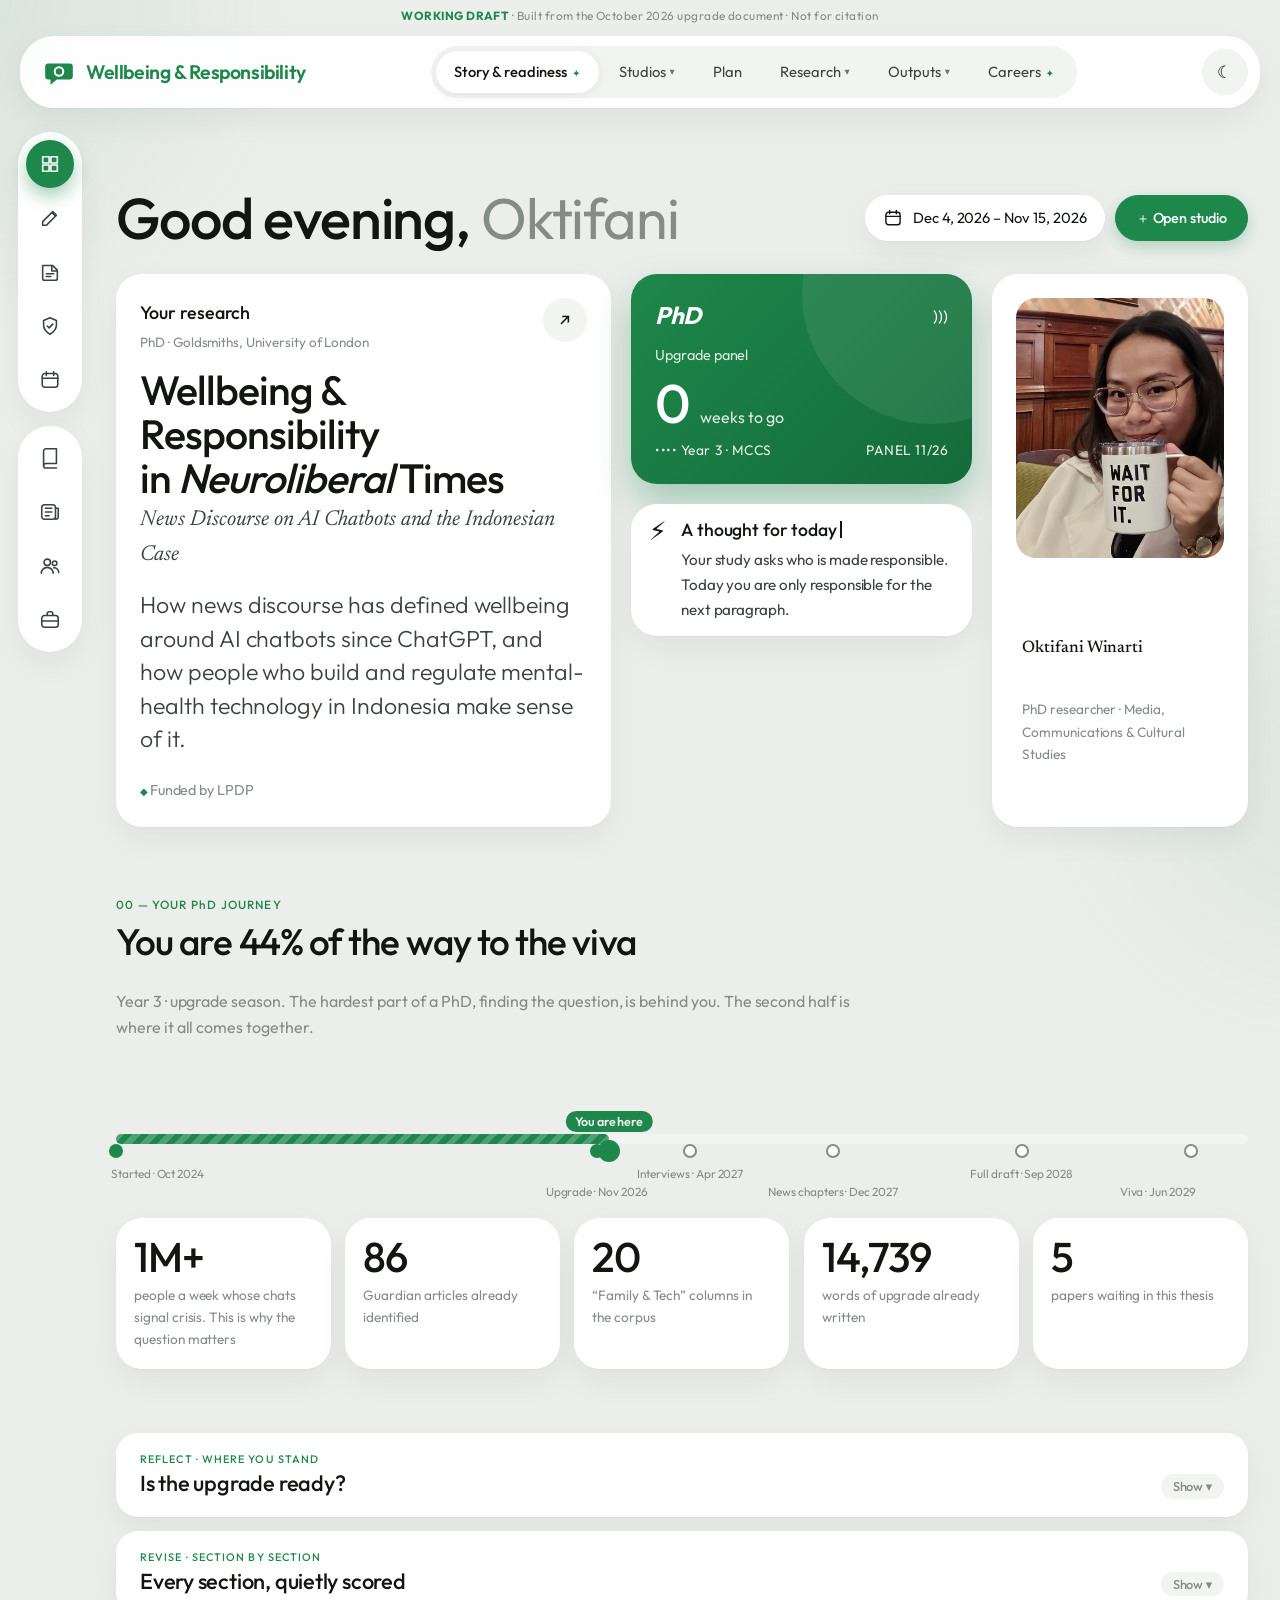
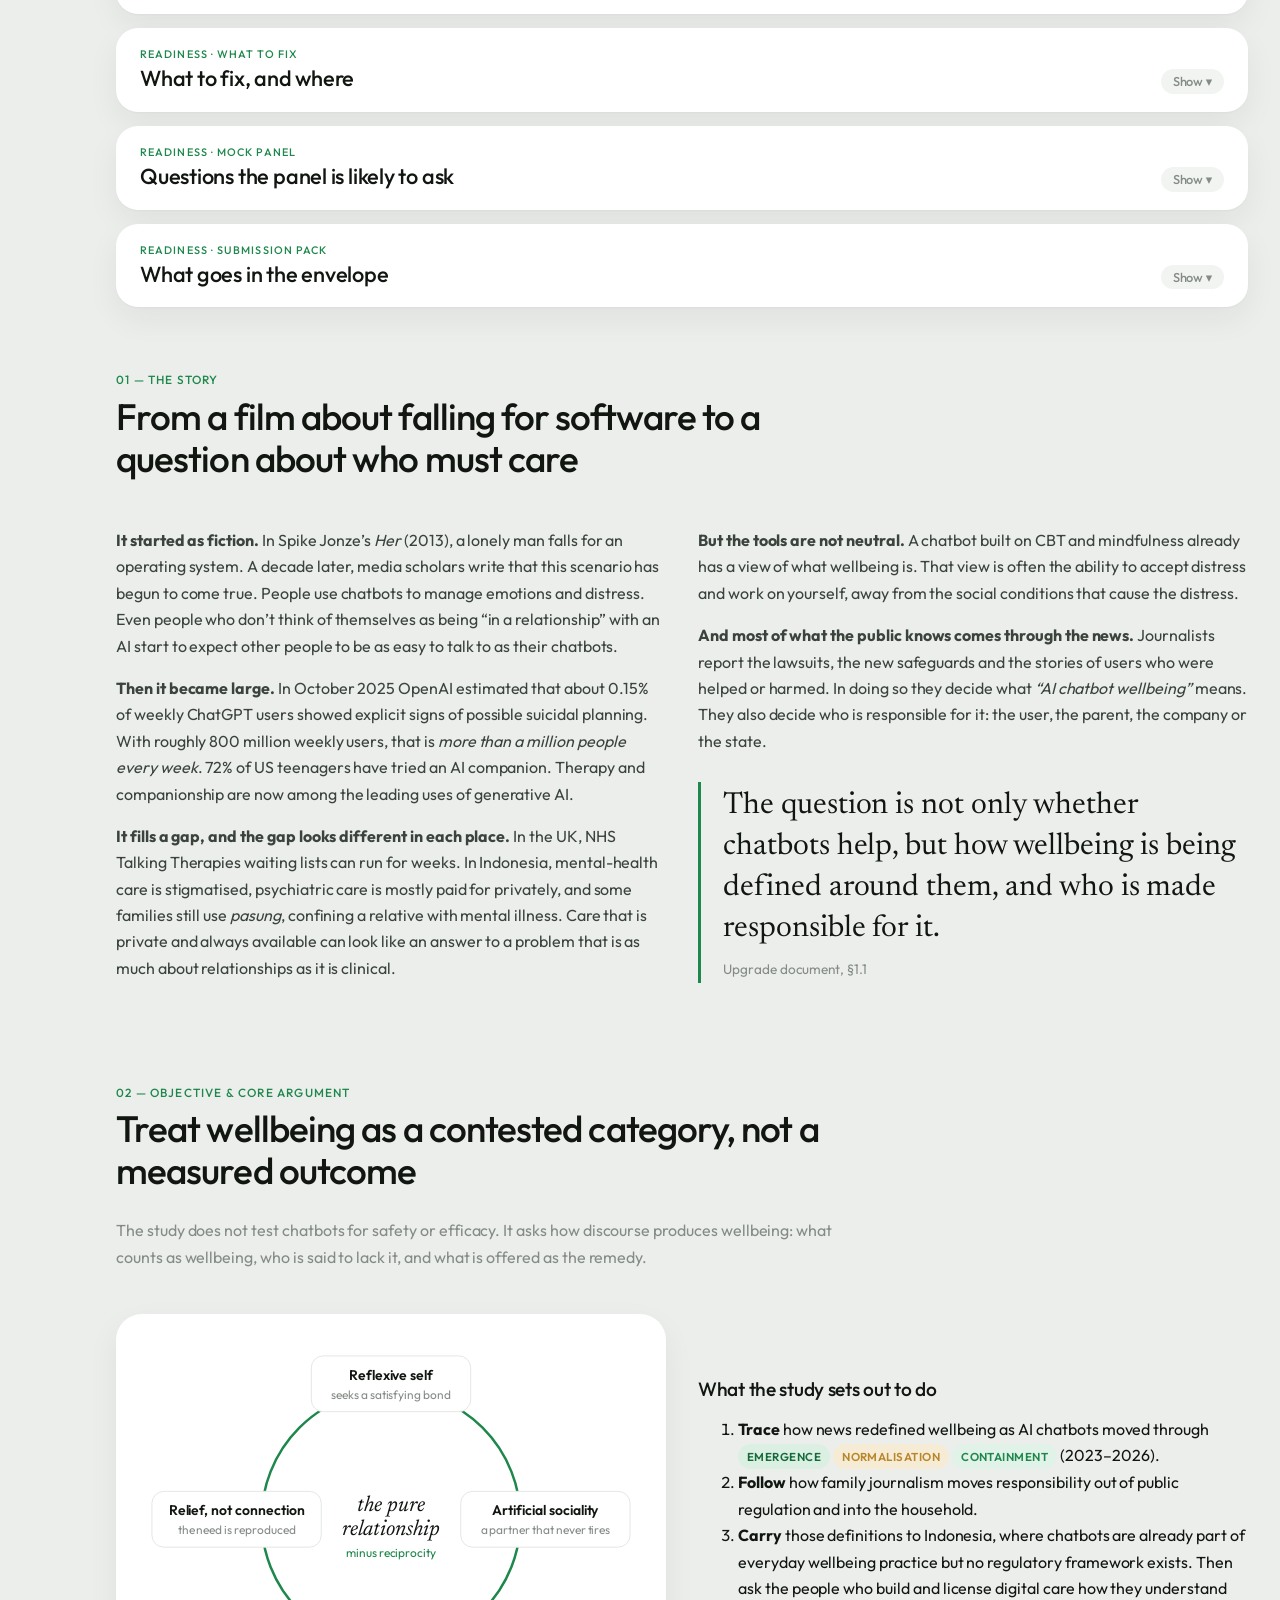
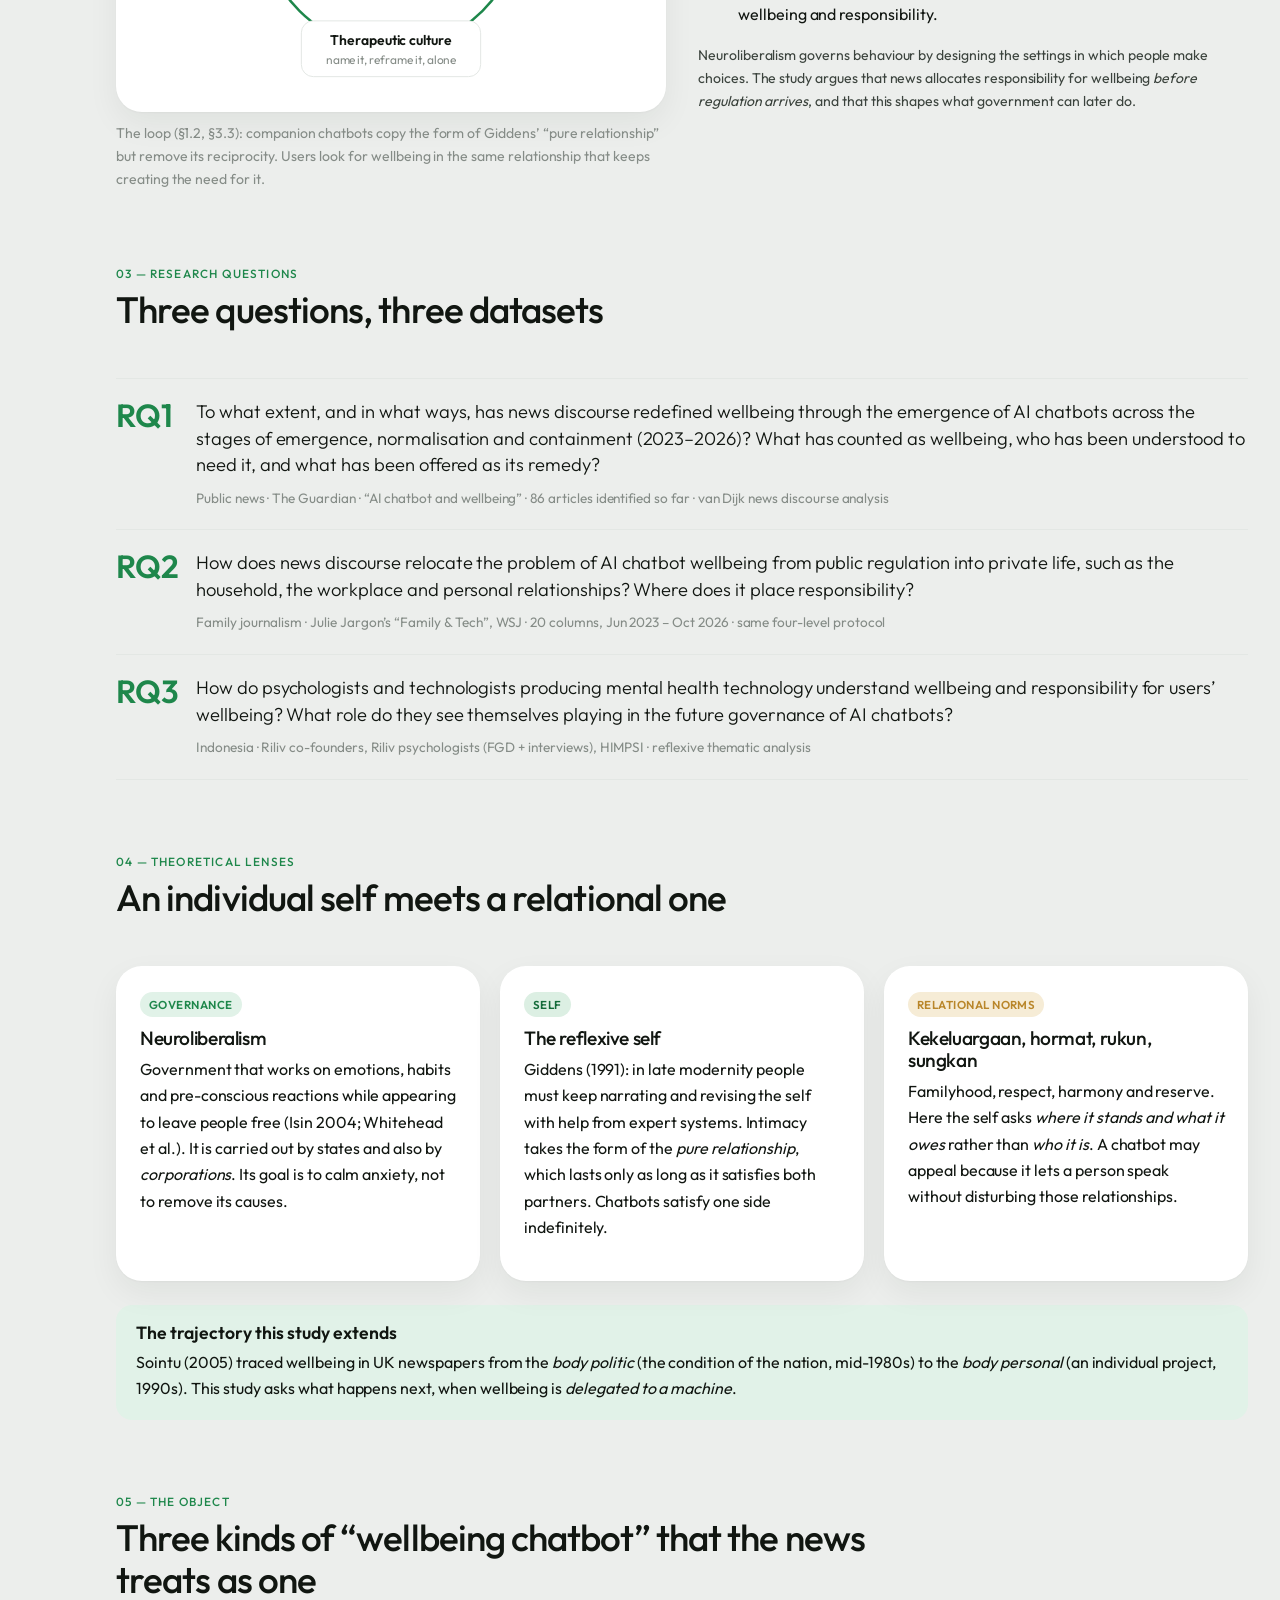
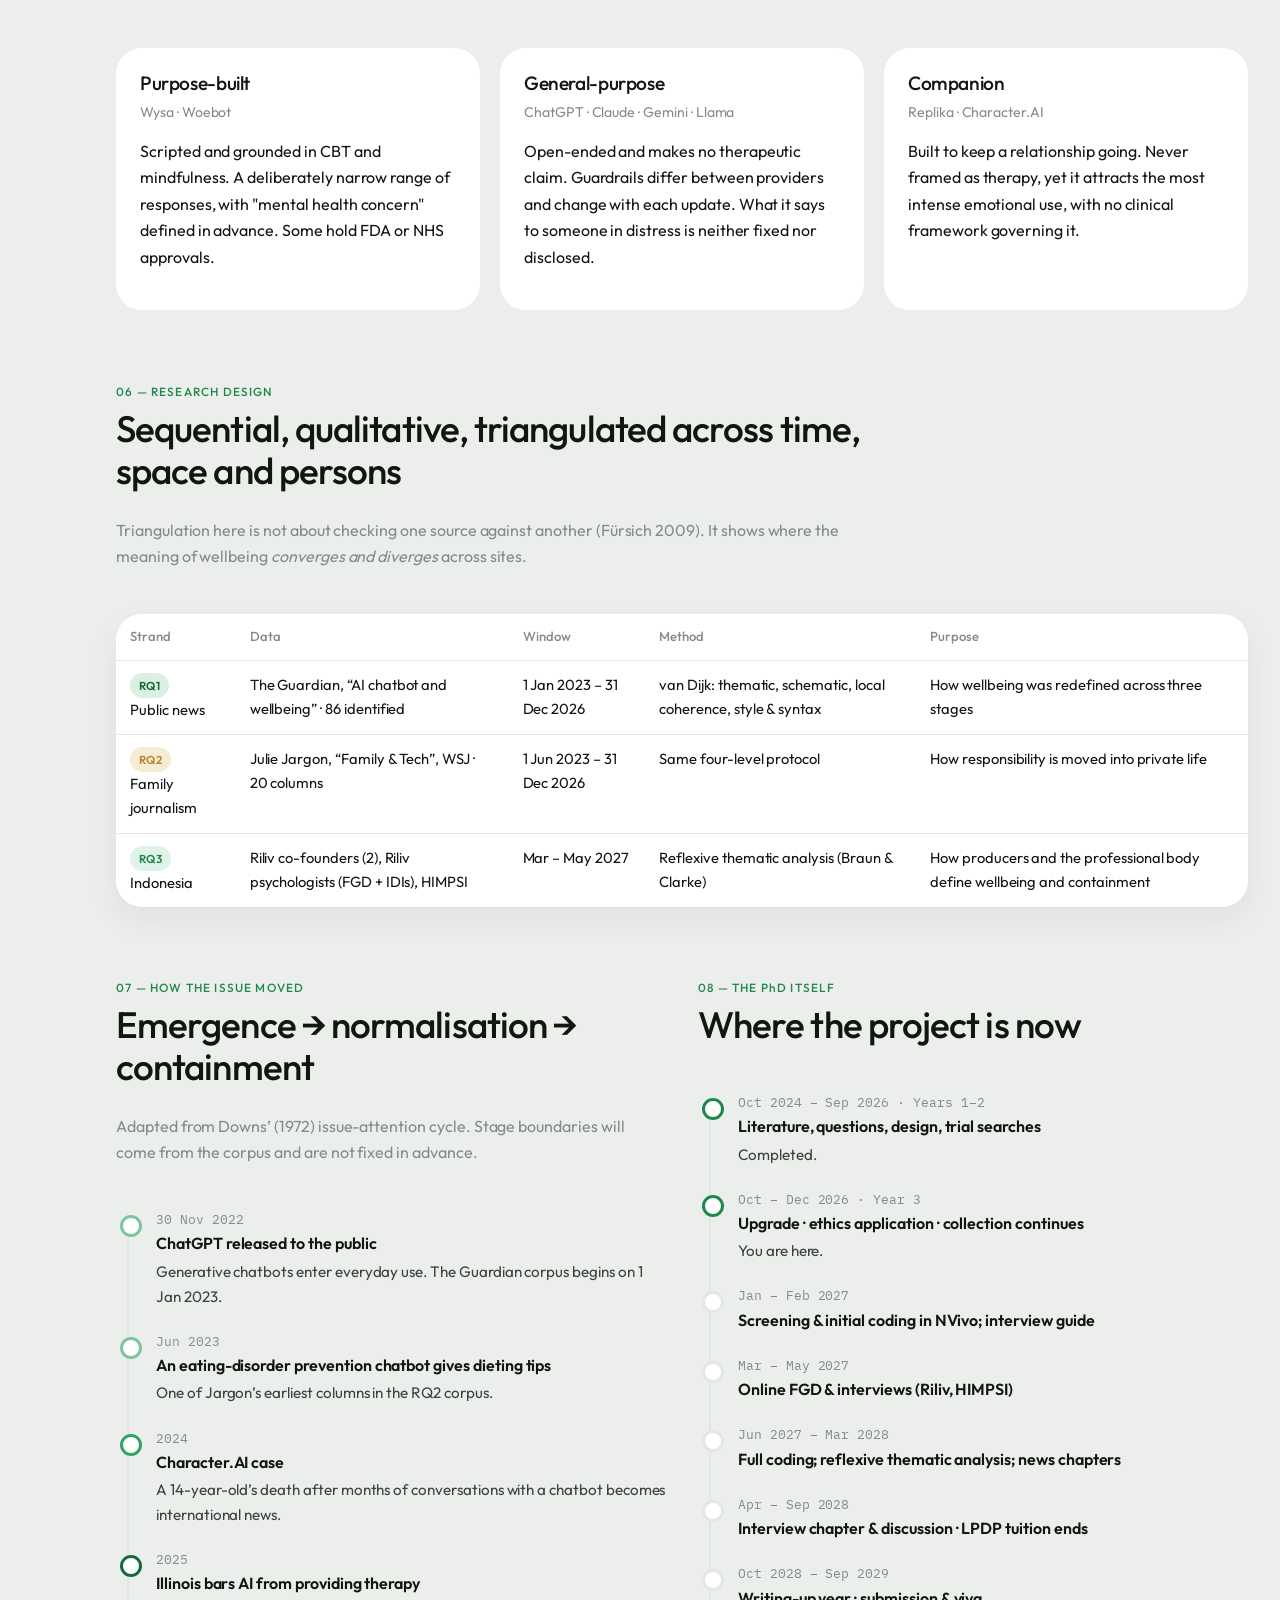
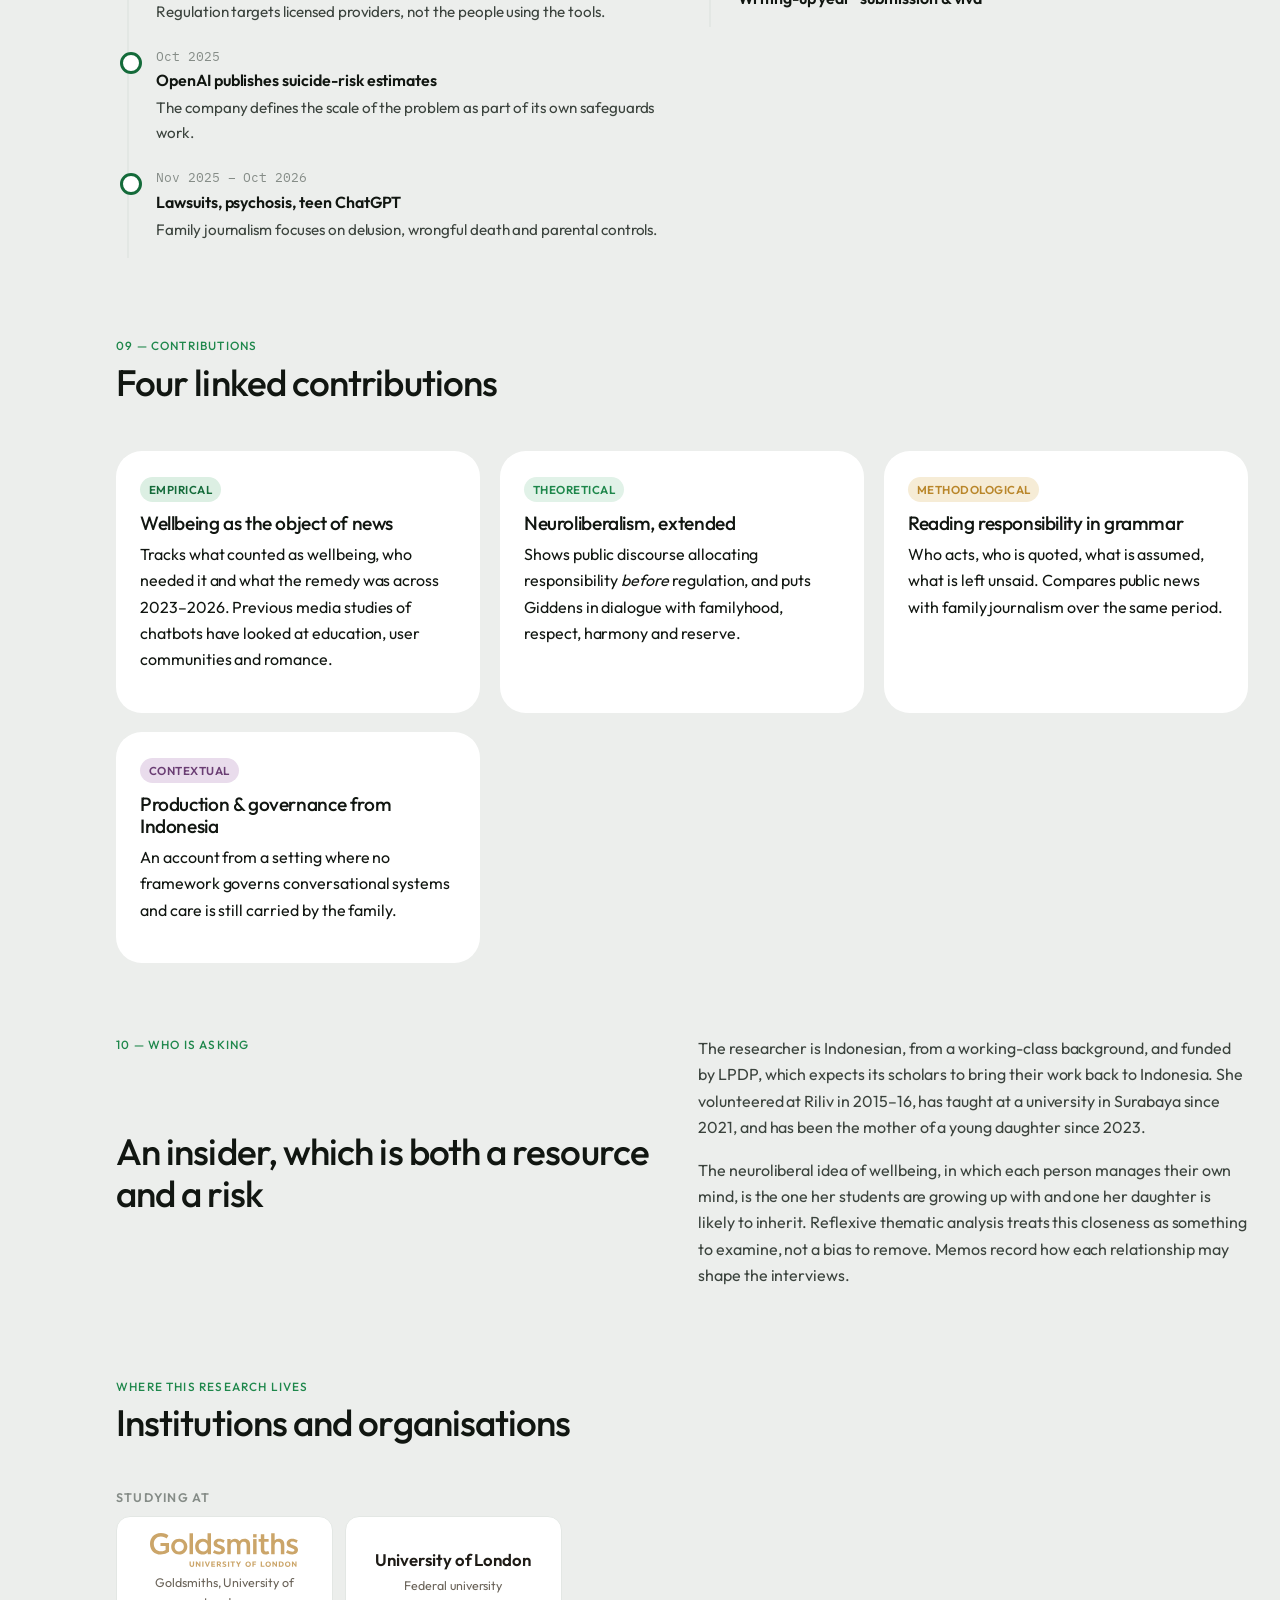
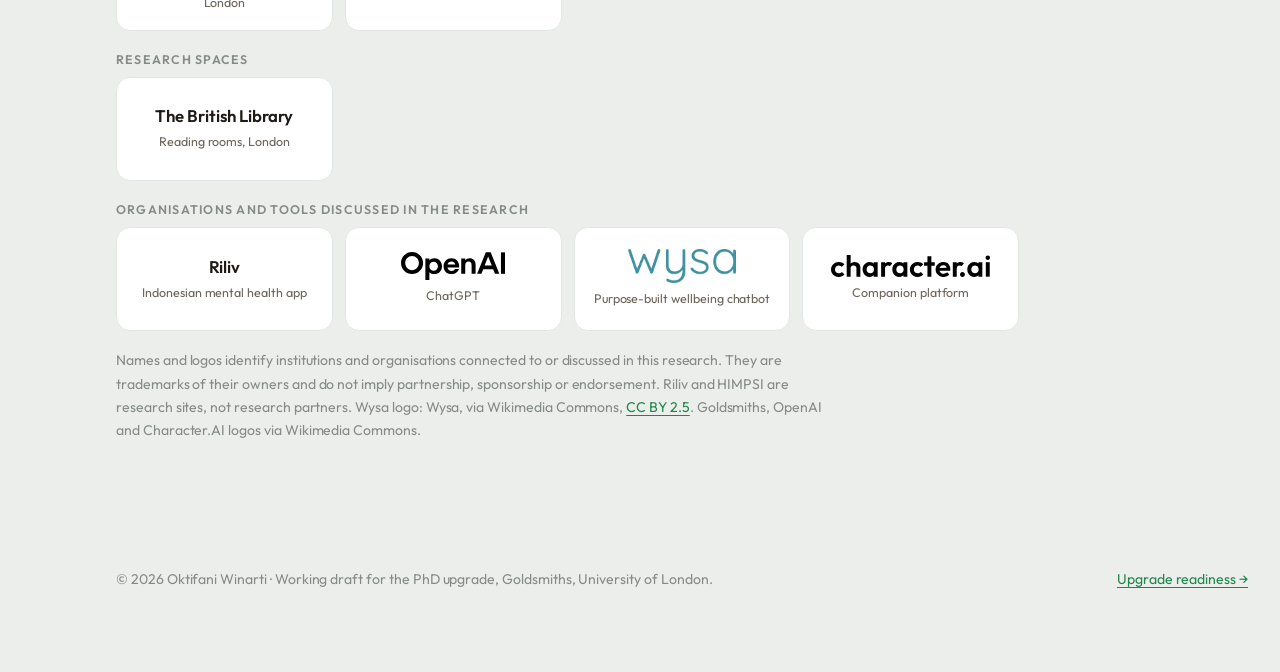
<file: index.html>
<!doctype html>
<html lang="en">
<head>
<meta charset="utf-8">
<meta name="viewport" content="width=device-width, initial-scale=1">
<title>Wellbeing &amp; Responsibility</title>
<meta name="description" content="PhD research by Oktifani Winarti (Goldsmiths, University of London): how news discourse defines wellbeing around AI chatbots, and the Indonesian case.">
<link rel="preconnect" href="https://fonts.googleapis.com">
<link rel="preconnect" href="https://fonts.gstatic.com" crossorigin>
<link href="https://fonts.googleapis.com/css2?family=IBM+Plex+Mono:wght@400;500&family=IBM+Plex+Sans:wght@400;500;600&family=Newsreader:ital,opsz,wght@0,6..72,400;0,6..72,500;1,6..72,400;1,6..72,500&display=swap" rel="stylesheet">
<style>
  /* collapsible readiness blocks */
  .collapsible .section-head h2 { margin:0; }
  .sec-toggle { all:unset; cursor:pointer; display:flex; align-items:baseline; gap:12px; width:100%; }
  .sec-toggle:focus-visible { outline:2px solid var(--accent); outline-offset:4px; border-radius:4px; }
  .sec-toggle .chev { font-family:var(--sans); font-size:.8rem; font-weight:500; color:var(--muted); white-space:nowrap; margin-left:auto; border:1px solid var(--line); border-radius:999px; padding:3px 10px; }
  .sec-toggle:hover .chev { color:var(--accent); border-color:var(--accent); }
  .collapsible.is-closed .section-head { margin-bottom:0; }
  .collapsible.is-closed { padding-bottom:28px; }
  .collapsible .section-head { max-width:none; }
  .collapsible .section-head > p { max-width:760px; }
  /* section board */
  .sb-summary { display:grid; gap:12px; margin-bottom:14px; }
  .sb-sum-main { display:flex; gap:16px; align-items:center; flex-wrap:wrap; }
  .sb-avg { font-family:var(--serif); font-size:2.6rem; line-height:1; font-variant-numeric:tabular-nums; }
  .sb-avg small { font-size:.9rem; color:var(--muted); margin-left:2px; }
  .sb-sum-h { font-weight:600; }
  .sb-k { display:inline-block; width:8px; height:8px; border-radius:50%; margin:0 4px 0 6px; vertical-align:middle; }
  .sb-k.ok, .sb-tick.ok, .sb-chip.ok i { background:var(--ok); }
  .sb-k.mid, .sb-tick.mid, .sb-chip.mid i { background:var(--warn); }
  .sb-k.low, .sb-tick.low, .sb-chip.low i { background:var(--bad); }
  .sb-tick.na, .sb-chip.na i { background:var(--line); }
  .sb-strip { display:flex; gap:3px; align-items:stretch; height:22px; }
  .sb-tick { flex:1 1 0; min-width:4px; border:0; border-radius:3px; padding:0; cursor:pointer; opacity:.5; transition:opacity .15s, transform .15s; }
  .sb-tick:hover, .sb-tick:focus-visible { opacity:1; transform:scaleY(1.15); }
  .sb-start a { color:var(--ink-2); }
  .sb-views { display:flex; gap:4px; margin:6px 0 12px; border-bottom:1px solid var(--line); flex-wrap:wrap; }
  .sb-views button, .sb-tabs button { font:inherit; font-size:.88rem; background:none; border:0; border-bottom:2px solid transparent; padding:8px 12px; color:var(--muted); cursor:pointer; margin-bottom:-1px; }
  .sb-views button[aria-selected="true"], .sb-tabs button[aria-selected="true"] { color:var(--ink); border-bottom-color:var(--accent); font-weight:600; }
  .sb-tabs button em { font-style:normal; font-size:.72rem; background:var(--surface-2); border-radius:999px; padding:1px 6px; margin-left:3px; color:var(--muted); }
  .sb-chap { font-size:.72rem; text-transform:uppercase; letter-spacing:.08em; color:var(--muted); margin:16px 0 6px; }
  .sb-item { border:1px solid var(--line); border-radius:10px; background:var(--surface); margin-bottom:6px; }
  .sb-item.open { box-shadow:var(--shadow); }
  .sb-row { width:100%; display:grid; grid-template-columns:minmax(0,1fr) auto auto; gap:12px; align-items:center; background:none; border:0; padding:10px 14px; font:inherit; color:var(--ink); text-align:left; cursor:pointer; border-radius:10px; }
  .sb-row:hover { background:var(--surface-2); }
  .sb-name { min-width:0; font-weight:500; }
  .sb-ed { font-size:.68rem; color:var(--teal); background:var(--teal-soft); border-radius:999px; padding:1px 7px; margin-left:4px; vertical-align:middle; font-weight:500; }
  .sb-meta { font-size:.78rem; color:var(--muted); white-space:nowrap; }
  .sb-chip { display:inline-flex; align-items:center; gap:6px; font-size:.82rem; font-variant-numeric:tabular-nums; color:var(--ink-2); min-width:44px; justify-content:flex-end; }
  .sb-chip i { width:7px; height:7px; border-radius:50%; display:inline-block; }
  .sb-chip.sm { font-size:.72rem; min-width:0; }
  .sb-panel { border-top:1px solid var(--line); padding:0 14px 12px; }
  .sb-tabs { display:flex; flex-wrap:wrap; align-items:center; border-bottom:1px solid var(--line); margin-bottom:12px; }
  .sb-tabs-r { margin-left:auto; padding:6px 0; }
  .sb-trio { display:inline-flex; gap:12px; font-size:.76rem; color:var(--muted); flex-wrap:wrap; }
  .sb-trio b { color:var(--ink-2); font-variant-numeric:tabular-nums; }
  .sb-body { max-height:560px; overflow:auto; }
  .sb-read, .sb-edit, .cd { font-family:var(--serif); font-size:1.06rem; line-height:1.65; max-width:68ch; }
  .sb-read p, .sb-edit p { margin:0 0 .8em; }
  .sb-read table, .sb-edit table, .cd table { font-family:var(--sans); font-size:.82rem; border-collapse:collapse; display:block; overflow-x:auto; }
  .sb-read td, .sb-read th, .sb-edit td, .sb-edit th, .cd td, .cd th { border:1px solid var(--line); padding:4px 6px; vertical-align:top; }
  .sb-edit { border:1px dashed var(--line); border-radius:8px; padding:10px 14px; outline:none; background:var(--bg); }
  .sb-edit:focus { border-color:var(--accent); border-style:solid; }
  .sb-title-ed { width:100%; font-family:var(--serif); font-size:1.15rem; padding:10px; border:1px solid var(--line); border-radius:8px; background:var(--bg); color:var(--ink); }
  .sb-flash { background:var(--gold-soft); transition:background .4s; border-radius:4px; }
  .sb-h { font-size:.72rem; text-transform:uppercase; letter-spacing:.08em; color:var(--muted); margin:10px 0 6px; }
  .sb-sug { display:grid; gap:4px; padding:8px 10px; border-left:3px solid var(--line); background:var(--surface-2); border-radius:0 8px 8px 0; margin-bottom:6px; font-size:.9rem; }
  .sb-sug.sev-error { border-left-color:var(--bad); } .sb-sug.sev-warn { border-left-color:var(--warn); }
  .sb-sug-k { font-size:.74rem; color:var(--muted); font-weight:600; }
  .sb-sug code { font-size:.8rem; }
  .sb-acts { display:flex; gap:8px; flex-wrap:wrap; align-items:center; }
  .sb-acts button { font:inherit; font-size:.78rem; border:1px solid var(--line); background:var(--surface); color:var(--ink-2); border-radius:999px; padding:3px 10px; cursor:pointer; }
  .sb-acts button:hover { border-color:var(--accent); color:var(--accent); }
  .sb-s3 { display:inline-flex; gap:10px; font-size:.74rem; color:var(--muted); margin-right:auto; }
  .sb-s3 b { color:var(--ink-2); }
  .sb-sups { display:grid; grid-template-columns:repeat(auto-fit, minmax(240px, 1fr)); gap:10px; }
  .sb-sup { border:1px solid var(--line); border-top:3px solid color-mix(in srgb, var(--pc) 75%, var(--ink)); border-radius:8px; padding:10px 12px; display:grid; gap:6px; min-width:0; }
  .sb-send { font-size:.78rem; border-radius:999px; padding:3px 12px; background:var(--teal); color:var(--bg); text-decoration:none; font-weight:600; }
  .sb-send:hover { filter:brightness(1.08); }
  .sb-sup-h { display:flex; flex-wrap:wrap; gap:4px 8px; align-items:baseline; }
  .sb-react { margin:0; font-style:italic; color:var(--ink-2); font-family:var(--serif); }
  .sb-q { margin:0; font-weight:500; }
  .sb-sup textarea { width:100%; font:inherit; font-size:.88rem; padding:6px 8px; border:1px solid var(--line); border-radius:6px; background:var(--bg); color:var(--ink); resize:vertical; }
  .sb-foot { display:flex; justify-content:space-between; gap:12px; flex-wrap:wrap; margin-top:10px; }
  .cd { max-width:none; padding:clamp(18px,4vw,44px); }
  .cd > * { max-width:68ch; margin-left:auto; margin-right:auto; }
  .cd-title { font-family:var(--serif); font-size:1.6rem; font-weight:500; text-align:center; text-wrap:balance; }
  .cd-chap { font-size:.74rem; text-transform:uppercase; letter-spacing:.1em; color:var(--accent); margin-top:2.2em; }
  .cd-sec h4 { font-family:var(--serif); font-size:1.2rem; font-weight:500; margin:1.4em 0 .5em; }
  .cd-sec p { margin:0 0 .8em; }
  .cd-note { font-family:var(--sans); font-size:.84rem; color:var(--ink-2); border-left:2px solid var(--pc); padding:4px 10px; margin:0 auto .9em; background:color-mix(in srgb, var(--pc) 7%, transparent); border-radius:0 6px 6px 0; }
  .cd-note b { color:color-mix(in srgb, var(--pc) 65%, var(--ink)); font-weight:600; }
  .cd-note button { font:inherit; font-size:.76rem; background:none; border:0; color:var(--muted); text-decoration:underline; cursor:pointer; padding:0 0 0 4px; }
  .cd-chip { background:none; border:0; padding:0 0 0 6px; cursor:pointer; vertical-align:middle; opacity:.55; transition:opacity .15s; }
  .cd-chip:hover, .cd-chip:focus-visible { opacity:1; }
  @media (max-width:640px) { .sb-meta { display:none; } .sb-row { grid-template-columns:minmax(0,1fr) auto; } .sb-tabs-r { margin-left:0; width:100%; } .sb-body { max-height:none; } }

  .meter { display:grid; grid-template-columns: auto 1fr; gap: 28px; align-items:center; }
  @media (max-width: 640px){ .meter { grid-template-columns: 1fr; } }
  .ring { width: 168px; height: 168px; }
  .ring-num { font-family: var(--serif); font-size: 44px; }
  .bars { display:grid; gap: 12px; }
  .bar { display:grid; grid-template-columns: 120px 1fr 56px; gap: 12px; align-items:center; font-size:.9rem; }
  .bar .track { height: 10px; background: var(--surface-2); border-radius: 999px; overflow:hidden; }
  .bar .fill { height:100%; border-radius:999px; transition: width .4s ease; }
  .issue { display:grid; grid-template-columns: 28px 1fr; gap: 14px; padding: 18px 0; border-top: 1px solid var(--line); }
  .issue:first-child { border-top: 0; }
  .issue input { width: 20px; height: 20px; margin-top: 4px; accent-color: var(--teal); cursor:pointer; }
  .issue.done h4 { text-decoration: line-through; color: var(--muted); }
  .issue.done .issue-body { opacity: .55; }
  .issue h4 { margin: 0 0 6px; font-size: 1.02rem; }
  .issue .where { font-family: var(--mono); font-size: .76rem; color: var(--muted); }
  .compare { display:grid; grid-template-columns: 1fr 1fr; gap: 10px; margin: 10px 0; }
  @media (max-width: 640px){ .compare { grid-template-columns: 1fr; } }
  .compare div { background: var(--surface-2); border-radius: 10px; padding: 10px 12px; font-size:.9rem; }
  .compare b { display:block; font-size:.7rem; text-transform:uppercase; letter-spacing:.08em; color: var(--muted); margin-bottom: 2px; }
  .fix { font-size: .92rem; border-left: 3px solid var(--teal); padding-left: 12px; color: var(--ink-2); }
  .fix::before { content: "Fix → "; font-weight: 600; color: var(--teal); }
  details.q { border-top: 1px solid var(--line); padding: 14px 0; }
  details.q:last-child { border-bottom: 1px solid var(--line); }
  details.q summary { cursor: pointer; font-family: var(--serif); font-size: 1.15rem; list-style: none; display:flex; gap: 12px; }
  details.q summary::-webkit-details-marker { display:none; }
  details.q summary::before { content: "+"; font-family: var(--mono); color: var(--accent); width: 16px; flex:none; }
  details.q[open] summary::before { content: "–"; }
  details.q .ans { padding: 10px 0 0 28px; color: var(--ink-2); }
  details.q .ans ul { margin: 6px 0 0; padding-left: 18px; }
  .toolbar { display:flex; flex-wrap:wrap; gap: 10px; align-items:center; justify-content: space-between; margin-bottom: 8px; }
.score-rows { display:grid; gap: 12px; }
.score-row { display:grid; grid-template-columns: minmax(0,1fr) auto; gap: 4px 12px; align-items:center; }
.score-row .sn { font-family: var(--serif); font-size: 1.9rem; line-height: 1; }
.score-row .sl { font-weight: 600; }
.score-row .sv { font-size: .82rem; color: var(--muted); }
.score-row .sb { grid-column: 1 / -1; position: relative; height: 8px; border-radius: 999px; background: var(--surface-2); }
.score-row .sb i { position:absolute; left:0; top:0; bottom:0; border-radius: 999px; background: var(--accent); }
.score-row .sb b { position:absolute; top:-3px; width:2px; height:14px; background: var(--ok); }
textarea.refl { width:100%; border:1px solid var(--line); border-radius:10px; background: var(--surface-2); color: var(--ink); padding: 8px 10px; font: .95rem var(--sans); margin: 4px 0 8px; resize: vertical; }

.hero > .wrap { position: relative; }
.hero-portrait { position: absolute; right: 24px; top: 0; width: 280px; margin: 0; }
.hero-portrait img { display: block; width: 100%; height: auto; aspect-ratio: 4 / 5; object-fit: cover; border-radius: 18px; box-shadow: 0 18px 40px rgba(0,0,0,.18); transform: rotate(2deg); border: 6px solid var(--surface); }
.hero-portrait figcaption { display: grid; gap: 2px; margin-top: 14px; font-size: .85rem; color: var(--muted); text-align: right; }
.hero-portrait figcaption b { color: var(--ink); font-family: var(--serif); font-size: 1.05rem; font-weight: 500; }
@media (min-width: 1181px) { .hero:has(.hero-portrait) h1, .hero:has(.hero-portrait) .lede, .hero:has(.hero-portrait) .motive, .hero:has(.hero-portrait) .hero-meta { max-width: 640px; } }
@media (max-width: 1180px) { .hero-portrait { position: static; display: flex; align-items: center; gap: 14px; width: auto; margin: 0 0 20px; }
  .hero-portrait img { width: 84px; border-radius: 50%; aspect-ratio: 1; transform: none; border-width: 3px; box-shadow: none; object-position: 50% 30%; }
  .hero-portrait figcaption { text-align: left; margin: 0; } }
@media (prefers-reduced-motion: no-preference) { .hero-portrait img { transition: transform .4s ease; } .hero-portrait:hover img { transform: rotate(0deg) scale(1.02); } }
.org-groups { display: grid; gap: 22px; }
.org-group h4 { font-size: .78rem; text-transform: uppercase; letter-spacing: .1em; color: var(--muted); margin-bottom: 10px; }
.org-row { display: grid; gap: 12px; grid-template-columns: repeat(auto-fill, minmax(190px, 1fr)); }
.org { margin: 0; background: #ffffff; border: 1px solid var(--line); border-radius: 14px; padding: 16px; min-height: 104px; display: grid; align-content: center; justify-items: center; gap: 6px; text-align: center; }
.org img { height: 34px; width: auto; max-width: 100%; object-fit: contain; }
.org[data-logo="characterai"] img { height: 22px; }
.org[data-logo="openai"] img { height: 28px; }
.org .org-name { font: 600 1.05rem var(--sans); color: #1e1b16; }
.org figcaption { font-size: .78rem; color: #6b645a; }
.org-note { margin-top: 18px; max-width: 80ch; }

/* dashboard hero (green revamp) */
.dash-hero { padding: 26px 0 10px; }
.dash-grid { display: grid; gap: 20px; grid-template-columns: minmax(0,1.45fr) minmax(0,1fr) minmax(0,.75fr); align-items: stretch; }
@media (max-width: 1100px) { .dash-grid { grid-template-columns: 1fr 1fr; } .dash-title { grid-column: 1 / -1; } }
@media (max-width: 680px) { .dash-grid { grid-template-columns: 1fr; } }
.card-h { display: flex; justify-content: space-between; align-items: flex-start; gap: 10px; margin-bottom: 14px; }
.card-h b { display: block; font-family: var(--display); font-weight: 500; font-size: 1.12rem; }
.card-h small { color: var(--muted); font-size: .84rem; }
.circ { width: 44px; height: 44px; border-radius: 50%; background: var(--surface-2); display: grid; place-items: center; color: var(--ink); text-decoration: none; font-size: 1.1rem; flex: none; transition: transform .3s cubic-bezier(.3,1.6,.5,1), background .2s; }
.circ:hover { transform: rotate(45deg) scale(1.08); background: var(--accent-soft); color: var(--accent); }
.dash-title .story-title { font-size: clamp(1.8rem, 3.2vw, 2.6rem); line-height: 1.08; margin: 4px 0 8px; }
.dash-title .lede { font-size: 1.02rem; max-width: none; }
.dash-mid { display: grid; gap: 20px; align-content: start; }
.greencard { position: relative; overflow: hidden; border-radius: 26px; padding: 22px 24px; color: #fff; min-height: 210px; display: grid; gap: 6px; align-content: space-between;
  background: linear-gradient(135deg, var(--accent) 0%, var(--accent-2) 100%); box-shadow: 0 18px 36px color-mix(in srgb, var(--accent) 35%, transparent); }
.greencard::after { content: ""; position: absolute; width: 260px; height: 260px; right: -90px; top: -110px; border-radius: 50%; background: rgba(255,255,255,.08); }
.gc-top { display: flex; justify-content: space-between; align-items: center; } .gc-top b { font-style: italic; font-weight: 700; font-size: 1.5rem; letter-spacing: -.02em; }
.gc-lbl { font-size: .9rem; opacity: .85; }
.gc-big { font-family: var(--display); font-size: clamp(2.6rem, 5vw, 3.4rem); font-weight: 500; letter-spacing: -.03em; line-height: 1; }
.gc-big small { font-size: 1rem; font-weight: 400; opacity: .85; letter-spacing: 0; }
.gc-bot { display: flex; justify-content: space-between; font-size: .86rem; opacity: .9; letter-spacing: .04em; }
.dash-hero .motive { margin: 0; max-width: none; background: var(--surface); color: var(--ink); box-shadow: var(--shadow); }
.dash-hero .motive .mh { color: var(--ink); } .dash-hero .motive .ml { color: var(--ink-2); }
.dash-me { padding: 14px; display: grid; }
.dash-me .hero-portrait { position: static !important; width: auto !important; margin: 0; display: grid !important; gap: 10px; }
.dash-me .hero-portrait img { width: 100% !important; aspect-ratio: 4 / 5 !important; border-radius: 20px !important; transform: none !important; border: 0 !important; box-shadow: none !important; }
.dash-me .hero-portrait figcaption { text-align: left !important; margin: 0 !important; padding: 0 6px 4px; }
@media (max-width: 680px) { .dash-me .hero-portrait { grid-template-columns: 84px 1fr !important; align-items: center; } .dash-me .hero-portrait img { aspect-ratio: 1 !important; border-radius: 50% !important; } }
@media (prefers-reduced-motion: no-preference) {
  .greencard { animation: cardIn .8s cubic-bezier(.2,.8,.2,1) both .15s; }
  .greencard::after { animation: drift 9s ease-in-out infinite alternate; }
  .gc-top span { display: inline-block; animation: pulseX 2.4s ease-in-out infinite; }
  @keyframes pulseX { 0%,100% { opacity: .5; transform: scale(.9); } 50% { opacity: 1; transform: scale(1.1); } }
}
</style>
<link rel="stylesheet" href="assets/style.css?v=20261023d">
<link rel="icon" href="data:image/svg+xml,%3Csvg xmlns='http://www.w3.org/2000/svg' viewBox='0 0 32 32'%3E%3Cpath d='M6 8h20a3 3 0 0 1 3 3v9a3 3 0 0 1-3 3H14l-6 5v-5H6a3 3 0 0 1-3-3v-9a3 3 0 0 1 3-3z' fill='%23b14d26'/%3E%3Ccircle cx='16' cy='15.5' r='4' fill='none' stroke='%23fff' stroke-width='2'/%3E%3C/svg%3E">
<script src="assets/site.js?v=20261023d"></script>
<script src="assets/upgrade-text.js?v=20261023d"></script>
<script src="assets/docstore.js?v=20261023d"></script>
<script src="assets/muse.js?v=20261023d"></script>
<script src="assets/motion.js?v=20261023d"></script>
<link rel="manifest" href="manifest.json">
<meta name="theme-color" content="#1e874b">
<meta name="apple-mobile-web-app-capable" content="yes">
<meta name="mobile-web-app-capable" content="yes">
<meta name="apple-mobile-web-app-status-bar-style" content="default">
<meta name="apple-mobile-web-app-title" content="Oktifani PhD">
<link rel="apple-touch-icon" href="assets/icons/apple-touch-icon.png">
</head>
<body>
<div class="draft-ribbon"><strong>WORKING DRAFT</strong> · Built from the October 2026 upgrade document · Not for citation</div>
<header class="site">
  <div class="wrap">
    <a class="brand" href="index.html">
      <svg class="brand-mark" viewBox="0 0 32 32" aria-hidden="true"><path d="M6 8h20a3 3 0 0 1 3 3v9a3 3 0 0 1-3 3H14l-6 5v-5H6a3 3 0 0 1-3-3v-9a3 3 0 0 1 3-3z" class="f-accent"/><circle cx="16" cy="15.5" r="4" fill="none" stroke="#fff" stroke-width="2"/></svg>
      Wellbeing &amp; Responsibility
    </a>
    <nav class="main" aria-label="Main">
      <a href="index.html" aria-current="page">Story &amp; readiness</a>
      <div class="nav-dd"><button type="button" class="dd-btn" aria-expanded="false" aria-haspopup="true">Studios<span class="dd-car" aria-hidden="true">▾</span></button><div class="dd-menu" hidden><a href="editor.html">Upgrade studio<small>Upgrade document · live rubric</small></a><a href="thesis.html">Thesis studio<small>Full PhD draft · viva readiness</small></a><a href="ethics.html">Ethics studio<small>REISC ethics form · Goldsmiths standards</small></a></div></div>
      <a href="plan.html">Plan</a>
      <div class="nav-dd"><button type="button" class="dd-btn" aria-expanded="false" aria-haspopup="true">Research<span class="dd-car" aria-hidden="true">▾</span></button><div class="dd-menu" hidden><a href="literature.html">Literature<small>Papers related to your research, rated</small></a><a href="news.html">News analytics<small>Live news discourse, coded every 4 hours</small></a><a href="people.html">People &amp; stakeholders<small>Who researches this · who to interview</small></a></div></div>
      <div class="nav-dd"><button type="button" class="dd-btn" aria-expanded="false" aria-haspopup="true">Outputs<span class="dd-car" aria-hidden="true">▾</span></button><div class="dd-menu" hidden><a href="figures.html">Figures<small>Figure options for the thesis</small></a><a href="posters.html">Posters &amp; papers<small>Posters and paper plans</small></a></div></div>
      <a href="careers.html">Careers</a>
    </nav>
    <button class="theme-btn" type="button" aria-label="Toggle dark mode">☾</button>
  </div>
</header>

<main>
  <!-- HERO -->
  <section class="hero dash-hero">
    <div class="wrap">
      <div class="welcome-row">
        <h1 class="welcome" id="welcomeLine">Welcome back, <span>Oktifani</span></h1>
        <div class="welcome-acts">
          <span class="date-pill"><svg viewBox="0 0 24 24" width="20" height="20" fill="none" stroke="currentColor" stroke-width="1.7" stroke-linecap="round" aria-hidden="true"><rect x="3.5" y="5" width="17" height="15" rx="3"/><path d="M8 3v4M16 3v4M3.5 10h17"/></svg><span id="datePill">Today</span></span>
          <a class="btn" href="editor.html">＋ Open studio</a>
        </div>
      </div>
      <div class="dash-grid">
        <div class="card dash-title">
          <div class="card-h"><div><b>Your research</b><small>PhD · Goldsmiths, University of London<span id="liveBadge" hidden> · live from your studio · <a href="#" id="liveReset" style="color:inherit">show original</a></span></small></div><a class="circ" href="editor.html#title" aria-label="Edit the title">↗</a></div>
          <h2 class="story-title" id="storyTitle">Wellbeing &amp; Responsibility<br>in <em>Neuroliberal</em> Times</h2>
          <p class="serif" id="storySub" style="font-size:clamp(1.1rem,2vw,1.35rem);color:var(--ink-2);margin:-6px 0 14px;font-style:italic">News Discourse on AI Chatbots and the Indonesian Case</p>
          <p class="lede">How news discourse has defined wellbeing around AI chatbots since ChatGPT, and how people who build and regulate mental-health technology in Indonesia make sense of it.</p>
          <div class="hero-meta">
        <span>Funded by LPDP</span>
      </div>
        </div>
        <div class="dash-mid">
          <div class="greencard" aria-label="Upgrade countdown">
            <div class="gc-top"><b>PhD</b><span aria-hidden="true">)))</span></div>
            <div class="gc-lbl">Upgrade panel</div>
            <div class="gc-big"><span id="gcWeeks">–</span> <small>weeks to go</small></div>
            <div class="gc-bot"><span>•••• Year <span id="gcYear">3</span> · MCCS</span><span>PANEL 11/26</span></div>
          </div>
          <div class="motive" aria-live="polite">
        <div class="mi" id="mvEmoji">✦</div>
        <div><div class="mh" id="mvHead"></div><div class="ml fade-swap" id="mvLine"></div></div>
      </div>
        </div>
        <div class="card dash-me">
          <figure class="hero-portrait">
        <img src="assets/img/oktifani.jpg" width="720" height="900" alt="Oktifani Winarti smiling over a white mug printed “Wait for it.”">
        <figcaption><b>Oktifani Winarti</b><span>PhD researcher · Media, Communications &amp; Cultural Studies</span></figcaption>
      </figure>
        </div>
      </div>
    </div>
  </section>

  <!-- JOURNEY -->
  <section class="block" id="journey" style="padding-top:28px">
    <div class="wrap">
      <div class="section-head">
        <span class="num">00 — YOUR PhD JOURNEY</span>
        <h2>You are <span data-count="0" id="jPct" data-suffix="%">0%</span> of the way to the viva</h2>
        <p class="muted" id="jSub">The hardest part of a PhD is finding the question. You have found three.</p>
      </div>
      <div class="journey" id="jTrack" aria-label="PhD timeline from October 2024 to the viva">
        <div class="track"><div class="fill" id="jFill"></div></div>
      </div>
      <div class="stats-strip">
        <div class="stat-card"><div class="sv"><span data-count="1" data-suffix="M+">0</span></div><div class="sl">people a week whose chats signal crisis. This is why the question matters</div></div>
        <div class="stat-card"><div class="sv"><span data-count="86">0</span></div><div class="sl">Guardian articles already identified</div></div>
        <div class="stat-card"><div class="sv"><span data-count="20">0</span></div><div class="sl">“Family &amp; Tech” columns in the corpus</div></div>
        <div class="stat-card"><div class="sv"><span data-count="14739">0</span></div><div class="sl">words of upgrade already written</div></div>
        <div class="stat-card"><div class="sv"><span data-count="5">0</span></div><div class="sl">papers waiting in this thesis</div></div>
      </div>
    </div>
  </section>

  <!-- READINESS (merged) -->
  <section class="block collapsible" id="readiness">
    <div class="wrap">
      <div class="section-head">
        <span class="num">REFLECT · WHERE YOU STAND</span>
        <h2>Is the upgrade ready?</h2>
        <p class="muted">Your scores from both studios, the upgrade checklist and the questions the panel is likely to ask, all in one place. Tick items as you fix them; ticks and reflections are saved in this browser.</p>
      </div>
      <div class="two-col" style="align-items:stretch">
        <div class="card" id="studioScores">
          <h3 style="margin-bottom:10px">Studio scores</h3>
          <div class="score-rows" id="scoreRows"></div>
          <p class="small muted" style="margin:10px 0 0">Scores update each time you open a studio.</p>
        </div>
        <div class="card">
          <h3 style="margin-bottom:6px">This week’s reflection</h3>
          <label for="reflWin" class="small muted">What moved forward?</label>
          <textarea id="reflWin" class="refl" rows="2" placeholder="e.g. Rewrote §4.6 so the focus group is in the method"></textarea>
          <label for="reflBlock" class="small muted">What is in the way?</label>
          <textarea id="reflBlock" class="refl" rows="2" placeholder="e.g. Still waiting on the HIMPSI unit name"></textarea>
          <label for="reflNext" class="small muted">One next step</label>
          <textarea id="reflNext" class="refl" rows="2" placeholder="e.g. Draft the worked example on Monday morning"></textarea>
          <div class="small muted" id="reflSaved" style="margin-top:6px"></div>
        </div>
      </div>
    </div>
  </section>

  <!-- SECTION BY SECTION -->
  <section class="block collapsible" id="sections" style="padding-top:20px;border-top:0">
    <div class="wrap" id="sectionBoard">
      <div class="section-head">
        <span class="num">REVISE · SECTION BY SECTION</span>
        <h2>Every section, quietly scored</h2>
        <p class="muted">Each section of the upgrade gets a live score from three checks: language, flow and craft. Open one to see what each supervisor would ask, read the suggestions, or revise it here. Edits save to the same draft as the studio. These scores measure the writing, section by section; the rubric score above judges the argument as a whole.</p>
      </div>
      <div class="card sb-summary" id="sbSummary"></div>
      <div class="sb-views" role="tablist" aria-label="View">
        <button type="button" role="tab" data-view="sections" aria-selected="true">Sections</button>
        <button type="button" role="tab" data-view="compiled" aria-selected="false">Read the compiled draft</button>
      </div>
      <div id="sbSections"><div class="sb-list" id="sbList"></div></div>
      <div id="sbCompiledWrap" hidden>
        <article class="card cd" id="sbCompiled"></article>
        <p class="small muted" id="sbCompiledMeta"></p>
      </div>
    </div>
  </section>


  <section class="block collapsible" id="issues">
    <div class="wrap">
      <div class="section-head">
        <span class="num">READINESS · WHAT TO FIX</span>
        <h2>What to fix, and where</h2>
        <p class="muted">Section numbers refer to the upgrade document (“UD”) and the ethics form (“EF”).</p>
      </div>
      <div class="card" style="margin-bottom:16px">
        <div class="meter">
          <svg class="ring" viewBox="0 0 168 168" role="img" aria-label="Readiness score">
            <circle cx="84" cy="84" r="70" fill="none" class="s-line" stroke-width="14"/>
            <circle id="ringFill" cx="84" cy="84" r="70" fill="none" stroke-width="14" stroke-linecap="round" class="s-accent" transform="rotate(-90 84 84)" stroke-dasharray="439.8" stroke-dashoffset="439.8" style="transition: stroke-dashoffset .5s ease"/>
            <text id="ringNum" x="84" y="92" text-anchor="middle" class="ring-num serif t-ink">0%</text>
            <text x="84" y="116" text-anchor="middle" font-size="11" class="t-muted">weighted readiness</text>
          </svg>
          <div>
            <h3 style="margin-bottom:12px">Readiness by severity</h3>
            <div class="bars" id="bars"></div>
            <p class="small muted" style="margin:14px 0 0">Weights: critical ×3, important ×2, polish ×1. Critical items are things a panel or ethics reviewer will notice straight away, mostly places where the two documents contradict each other.</p>
          </div>
        </div>
      </div>
      <div class="toolbar">
        <div class="chips" role="group" aria-label="Filter by severity">
          <button class="chip" data-f="all" aria-pressed="true">All</button>
          <button class="chip" data-f="critical" aria-pressed="false">Critical</button>
          <button class="chip" data-f="important" aria-pressed="false">Important</button>
          <button class="chip" data-f="polish" aria-pressed="false">Polish</button>
          <button class="chip" data-f="open" aria-pressed="false">Still open</button>
        </div>
        <button class="btn ghost" id="reset" type="button">Reset ticks</button>
      </div>
      <div class="card" id="issueList"></div>
    </div>
  </section>

  <section class="block collapsible" id="questions">
    <div class="wrap">
      <div class="section-head">
        <span class="num">READINESS · MOCK PANEL</span>
        <h2>Questions the panel is likely to ask</h2>
        <p class="muted">Each has a short outline answer drawn from the document. Practise saying these aloud in under 90 seconds.</p>
      </div>
      <div class="two-col">
      <div>
        <div class="callout warn">
          <h4>Strongest single addition before submission</h4>
          <p>Add a <strong>worked example</strong> (1–2 pages): one Guardian article and one Jargon column coded at all four van Dijk levels, ending with a sentence on where responsibility is placed. It shows the method works on this data, and it answers questions 3, 4 and 5 in advance.</p>
        </div>
      </div>
      <div id="qList"></div>
      </div>
    </div>
  </section>

  <section class="block collapsible" id="pack">
    <div class="wrap">
      <div class="section-head">
        <span class="num">READINESS · SUBMISSION PACK</span>
        <h2>What goes in the envelope</h2>
      </div>
      <div class="grid-auto" id="packList"></div>
    </div>
  </section>
  <!-- THE STORY -->
  <section class="block" id="story">
    <div class="wrap">
      <div class="section-head">
        <span class="num">01 — THE STORY</span>
        <h2>From a film about falling for software to a question about who must care</h2>
      </div>
      <div class="two-col">
        <div class="prose">
          <p><strong>It started as fiction.</strong> In Spike Jonze’s <em>Her</em> (2013), a lonely man falls for an operating system. A decade later, media scholars write that this scenario has begun to come true. People use chatbots to manage emotions and distress. Even people who don’t think of themselves as being “in a relationship” with an AI start to expect other people to be as easy to talk to as their chatbots.</p>
          <p><strong>Then it became large.</strong> In October 2025 OpenAI estimated that about 0.15% of weekly ChatGPT users showed explicit signs of possible suicidal planning. With roughly 800 million weekly users, that is <em>more than a million people every week</em>. 72% of US teenagers have tried an AI companion. Therapy and companionship are now among the leading uses of generative AI.</p>
          <p><strong>It fills a gap, and the gap looks different in each place.</strong> In the UK, NHS Talking Therapies waiting lists can run for weeks. In Indonesia, mental-health care is stigmatised, psychiatric care is mostly paid for privately, and some families still use <em>pasung</em>, confining a relative with mental illness. Care that is private and always available can look like an answer to a problem that is as much about relationships as it is clinical.</p>
        </div>
        <div class="prose">
          <p><strong>But the tools are not neutral.</strong> A chatbot built on CBT and mindfulness already has a view of what wellbeing is. That view is often the ability to accept distress and work on yourself, away from the social conditions that cause the distress.</p>
          <p><strong>And most of what the public knows comes through the news.</strong> Journalists report the lawsuits, the new safeguards and the stories of users who were helped or harmed. In doing so they decide what <em>“AI chatbot wellbeing”</em> means. They also decide who is responsible for it: the user, the parent, the company or the state.</p>
          <blockquote class="pull">The question is not only whether chatbots help, but how wellbeing is being defined around them, and who is made responsible for it.<small>Upgrade document, §1.1</small></blockquote>
        </div>
      </div>
    </div>
  </section>

  <!-- OBJECTIVE / ARGUMENT -->
  <section class="block" id="objective">
    <div class="wrap">
      <div class="section-head">
        <span class="num">02 — OBJECTIVE &amp; CORE ARGUMENT</span>
        <h2>Treat wellbeing as a contested category, not a measured outcome</h2>
        <p class="muted" id="storyAbstract">The study does not test chatbots for safety or efficacy. It asks how discourse produces wellbeing: what counts as wellbeing, who is said to lack it, and what is offered as the remedy.</p>
      </div>
      <div class="two-col" style="align-items:center">
        <figure class="fig">
          <div class="frame">
            <svg viewBox="0 0 520 360" role="img" aria-label="The loop: the user seeks wellbeing from a chatbot that is always available but not reciprocal, which reproduces the need for it.">
              <defs>
                <marker id="arr" viewBox="0 0 10 10" refX="8" refY="5" markerWidth="7" markerHeight="7" orient="auto"><path d="M0 0L10 5L0 10z" class="f-accent"/></marker>
              </defs>
              <path d="M260 60 A130 130 0 0 1 390 190" fill="none" class="s-accent" stroke-width="2.5" marker-end="url(#arr)"/>
              <path d="M390 190 A130 130 0 0 1 260 320" fill="none" class="s-accent" stroke-width="2.5" marker-end="url(#arr)"/>
              <path d="M260 320 A130 130 0 0 1 130 190" fill="none" class="s-accent" stroke-width="2.5" marker-end="url(#arr)"/>
              <path d="M130 190 A130 130 0 0 1 260 60" fill="none" class="s-accent" stroke-width="2.5" marker-end="url(#arr)"/>
              <g text-anchor="middle">
                <rect x="180" y="26" width="160" height="56" rx="12" class="f-surface s-line" stroke-width="1"/>
                <text x="260" y="50" font-size="14" font-weight="600" class="t-ink">Reflexive self</text>
                <text x="260" y="69" font-size="12" class="t-muted">seeks a satisfying bond</text>
                <rect x="330" y="162" width="170" height="56" rx="12" class="f-surface s-line"/>
                <text x="415" y="186" font-size="14" font-weight="600" class="t-ink">Artificial sociality</text>
                <text x="415" y="205" font-size="12" class="t-muted">a partner that never tires</text>
                <rect x="170" y="292" width="180" height="56" rx="12" class="f-surface s-line"/>
                <text x="260" y="316" font-size="14" font-weight="600" class="t-ink">Therapeutic culture</text>
                <text x="260" y="335" font-size="12" class="t-muted">name it, reframe it, alone</text>
                <rect x="20" y="162" width="170" height="56" rx="12" class="f-surface s-line"/>
                <text x="105" y="186" font-size="14" font-weight="600" class="t-ink">Relief, not connection</text>
                <text x="105" y="205" font-size="12" class="t-muted">the need is reproduced</text>
                <text x="260" y="182" class="serif t-ink" font-size="22" font-style="italic">the pure</text>
                <text x="260" y="206" class="serif t-ink" font-size="22" font-style="italic">relationship</text>
                <text x="260" y="228" font-size="12" class="t-accent" style="fill:var(--accent)">minus reciprocity</text>
              </g>
            </svg>
          </div>
          <figcaption>The loop (§1.2, §3.3): companion chatbots copy the form of Giddens’ “pure relationship” but remove its reciprocity. Users look for wellbeing in the same relationship that keeps creating the need for it.</figcaption>
        </figure>
        <div class="prose">
          <h3>What the study sets out to do</h3>
          <ol>
            <li><strong>Trace</strong> how news redefined wellbeing as AI chatbots moved through <span class="tag teal">emergence</span> <span class="tag gold">normalisation</span> <span class="tag accent">containment</span> (2023–2026).</li>
            <li><strong>Follow</strong> how family journalism moves responsibility out of public regulation and into the household.</li>
            <li><strong>Carry</strong> those definitions to Indonesia, where chatbots are already part of everyday wellbeing practice but no regulatory framework exists. Then ask the people who build and license digital care how they understand wellbeing and responsibility.</li>
          </ol>
          <p class="muted small">Neuroliberalism governs behaviour by designing the settings in which people make choices. The study argues that news allocates responsibility for wellbeing <em>before regulation arrives</em>, and that this shapes what government can later do.</p>
        </div>
      </div>
    </div>
  </section>

  <!-- RQs -->
  <section class="block" id="rqs">
    <div class="wrap">
      <div class="section-head">
        <span class="num">03 — RESEARCH QUESTIONS</span>
        <h2>Three questions, three datasets</h2>
      </div>
      <div class="rq">
        <div class="rq-id">RQ1</div>
        <div><p id="storyRQ1">To what extent, and in what ways, has news discourse redefined wellbeing through the emergence of AI chatbots across the stages of emergence, normalisation and containment (2023–2026)? What has counted as wellbeing, who has been understood to need it, and what has been offered as its remedy?</p>
        <div class="rq-meta">Public news · The Guardian · “AI chatbot and wellbeing” · 86 articles identified so far · van Dijk news discourse analysis</div></div>
      </div>
      <div class="rq">
        <div class="rq-id">RQ2</div>
        <div><p id="storyRQ2">How does news discourse relocate the problem of AI chatbot wellbeing from public regulation into private life, such as the household, the workplace and personal relationships? Where does it place responsibility?</p>
        <div class="rq-meta">Family journalism · Julie Jargon’s “Family &amp; Tech”, WSJ · 20 columns, Jun 2023 – Oct 2026 · same four-level protocol</div></div>
      </div>
      <div class="rq">
        <div class="rq-id">RQ3</div>
        <div><p id="storyRQ3">How do psychologists and technologists producing mental health technology understand wellbeing and responsibility for users’ wellbeing? What role do they see themselves playing in the future governance of AI chatbots?</p>
        <div class="rq-meta">Indonesia · Riliv co-founders, Riliv psychologists (FGD + interviews), HIMPSI · reflexive thematic analysis</div></div>
      </div>
    </div>
  </section>

  <!-- THEORY -->
  <section class="block" id="theory">
    <div class="wrap">
      <div class="section-head">
        <span class="num">04 — THEORETICAL LENSES</span>
        <h2>An individual self meets a relational one</h2>
      </div>
      <div class="three-col">
        <div class="card">
          <span class="tag accent">Governance</span>
          <h3>Neuroliberalism</h3>
          <p>Government that works on emotions, habits and pre-conscious reactions while appearing to leave people free (Isin 2004; Whitehead et al.). It is carried out by states and also by <em>corporations</em>. Its goal is to calm anxiety, not to remove its causes.</p>
        </div>
        <div class="card">
          <span class="tag teal">Self</span>
          <h3>The reflexive self</h3>
          <p>Giddens (1991): in late modernity people must keep narrating and revising the self with help from expert systems. Intimacy takes the form of the <em>pure relationship</em>, which lasts only as long as it satisfies both partners. Chatbots satisfy one side indefinitely.</p>
        </div>
        <div class="card">
          <span class="tag gold">Relational norms</span>
          <h3>Kekeluargaan, hormat, rukun, sungkan</h3>
          <p>Familyhood, respect, harmony and reserve. Here the self asks <em>where it stands and what it owes</em> rather than <em>who it is</em>. A chatbot may appeal because it lets a person speak without disturbing those relationships.</p>
        </div>
      </div>
      <div class="callout teal" style="margin-top:24px">
        <h4>The trajectory this study extends</h4>
        <p>Sointu (2005) traced wellbeing in UK newspapers from the <em>body politic</em> (the condition of the nation, mid-1980s) to the <em>body personal</em> (an individual project, 1990s). This study asks what happens next, when wellbeing is <em>delegated to a machine</em>.</p>
      </div>
    </div>
  </section>

  <!-- THREE CHATBOTS -->
  <section class="block" id="object">
    <div class="wrap">
      <div class="section-head">
        <span class="num">05 — THE OBJECT</span>
        <h2>Three kinds of “wellbeing chatbot” that the news treats as one</h2>
      </div>
      <div class="three-col">
        <div class="card flat">
          <h3>Purpose-built</h3>
          <p class="muted small">Wysa · Woebot</p>
          <p>Scripted and grounded in CBT and mindfulness. A deliberately narrow range of responses, with "mental health concern" defined in advance. Some hold FDA or NHS approvals.</p>
        </div>
        <div class="card flat">
          <h3>General-purpose</h3>
          <p class="muted small">ChatGPT · Claude · Gemini · Llama</p>
          <p>Open-ended and makes no therapeutic claim. Guardrails differ between providers and change with each update. What it says to someone in distress is neither fixed nor disclosed.</p>
        </div>
        <div class="card flat">
          <h3>Companion</h3>
          <p class="muted small">Replika · Character.AI</p>
          <p>Built to keep a relationship going. Never framed as therapy, yet it attracts the most intense emotional use, with no clinical framework governing it.</p>
        </div>
      </div>
    </div>
  </section>

  <!-- DESIGN -->
  <section class="block" id="design">
    <div class="wrap">
      <div class="section-head">
        <span class="num">06 — RESEARCH DESIGN</span>
        <h2>Sequential, qualitative, triangulated across time, space and persons</h2>
        <p class="muted">Triangulation here is not about checking one source against another (Fürsich 2009). It shows where the meaning of wellbeing <em>converges and diverges</em> across sites.</p>
      </div>
      <div class="table-wrap">
        <table>
          <thead><tr><th>Strand</th><th>Data</th><th>Window</th><th>Method</th><th>Purpose</th></tr></thead>
          <tbody>
            <tr><td><span class="tag teal">RQ1</span><br>Public news</td><td>The Guardian, “AI chatbot and wellbeing” · 86 identified</td><td>1 Jan 2023 – 31 Dec 2026</td><td>van Dijk: thematic, schematic, local coherence, style &amp; syntax</td><td>How wellbeing was redefined across three stages</td></tr>
            <tr><td><span class="tag gold">RQ2</span><br>Family journalism</td><td>Julie Jargon, “Family &amp; Tech”, WSJ · 20 columns</td><td>1 Jun 2023 – 31 Dec 2026</td><td>Same four-level protocol</td><td>How responsibility is moved into private life</td></tr>
            <tr><td><span class="tag accent">RQ3</span><br>Indonesia</td><td>Riliv co-founders (2), Riliv psychologists (FGD + IDIs), HIMPSI</td><td>Mar – May 2027</td><td>Reflexive thematic analysis (Braun &amp; Clarke)</td><td>How producers and the professional body define wellbeing and containment</td></tr>
          </tbody>
        </table>
      </div>
    </div>
  </section>

  <!-- FIELD TIMELINE -->
  <section class="block" id="timeline">
    <div class="wrap two-col">
      <div>
        <div class="section-head">
          <span class="num">07 — HOW THE ISSUE MOVED</span>
          <h2>Emergence → normalisation → containment</h2>
          <p class="muted">Adapted from Downs’ (1972) issue-attention cycle. Stage boundaries will come from the corpus and are not fixed in advance.</p>
        </div>
        <ul class="timeline">
          <li style="--dot:var(--stage-1)"><div class="when">30 Nov 2022</div><div class="what">ChatGPT released to the public</div><p>Generative chatbots enter everyday use. The Guardian corpus begins on 1 Jan 2023.</p></li>
          <li style="--dot:var(--stage-1)"><div class="when">Jun 2023</div><div class="what">An eating-disorder prevention chatbot gives dieting tips</div><p>One of Jargon’s earliest columns in the RQ2 corpus.</p></li>
          <li style="--dot:var(--stage-2)"><div class="when">2024</div><div class="what">Character.AI case</div><p>A 14-year-old’s death after months of conversations with a chatbot becomes international news.</p></li>
          <li style="--dot:var(--stage-3)"><div class="when">2025</div><div class="what">Illinois bars AI from providing therapy</div><p>Regulation targets licensed providers, not the people using the tools.</p></li>
          <li style="--dot:var(--stage-3)"><div class="when">Oct 2025</div><div class="what">OpenAI publishes suicide-risk estimates</div><p>The company defines the scale of the problem as part of its own safeguards work.</p></li>
          <li style="--dot:var(--stage-3)"><div class="when">Nov 2025 – Oct 2026</div><div class="what">Lawsuits, psychosis, teen ChatGPT</div><p>Family journalism focuses on delusion, wrongful death and parental controls.</p></li>
        </ul>
      </div>
      <div>
        <div class="section-head">
          <span class="num">08 — THE PhD ITSELF</span>
          <h2>Where the project is now</h2>
        </div>
        <ul class="timeline">
          <li style="--dot:var(--ok)"><div class="when">Oct 2024 – Sep 2026 · Years 1–2</div><div class="what">Literature, questions, design, trial searches</div><p>Completed.</p></li>
          <li style="--dot:var(--accent)"><div class="when">Oct – Dec 2026 · Year 3</div><div class="what">Upgrade · ethics application · collection continues</div><p>You are here.</p></li>
          <li style="--dot:var(--line)"><div class="when">Jan – Feb 2027</div><div class="what">Screening &amp; initial coding in NVivo; interview guide</div></li>
          <li style="--dot:var(--line)"><div class="when">Mar – May 2027</div><div class="what">Online FGD &amp; interviews (Riliv, HIMPSI)</div></li>
          <li style="--dot:var(--line)"><div class="when">Jun 2027 – Mar 2028</div><div class="what">Full coding; reflexive thematic analysis; news chapters</div></li>
          <li style="--dot:var(--line)"><div class="when">Apr – Sep 2028</div><div class="what">Interview chapter &amp; discussion · LPDP tuition ends</div></li>
          <li style="--dot:var(--line)"><div class="when">Oct 2028 – Sep 2029</div><div class="what">Writing-up year · submission &amp; viva</div></li>
        </ul>
      </div>
    </div>
  </section>

  <!-- CONTRIBUTIONS -->
  <section class="block" id="contributions">
    <div class="wrap">
      <div class="section-head">
        <span class="num">09 — CONTRIBUTIONS</span>
        <h2>Four linked contributions</h2>
      </div>
      <div class="grid-auto">
        <div class="card flat"><span class="tag teal">Empirical</span><h3>Wellbeing as the object of news</h3><p>Tracks what counted as wellbeing, who needed it and what the remedy was across 2023–2026. Previous media studies of chatbots have looked at education, user communities and romance.</p></div>
        <div class="card flat"><span class="tag accent">Theoretical</span><h3>Neuroliberalism, extended</h3><p>Shows public discourse allocating responsibility <em>before</em> regulation, and puts Giddens in dialogue with familyhood, respect, harmony and reserve.</p></div>
        <div class="card flat"><span class="tag gold">Methodological</span><h3>Reading responsibility in grammar</h3><p>Who acts, who is quoted, what is assumed, what is left unsaid. Compares public news with family journalism over the same period.</p></div>
        <div class="card flat"><span class="tag plum">Contextual</span><h3>Production &amp; governance from Indonesia</h3><p>An account from a setting where no framework governs conversational systems and care is still carried by the family.</p></div>
      </div>
    </div>
  </section>

  <!-- POSITIONALITY -->
  <section class="block" id="positionality">
    <div class="wrap two-col">
      <div class="section-head" style="margin:0">
        <span class="num">10 — WHO IS ASKING</span>
        <h2>An insider, which is both a resource and a risk</h2>
      </div>
      <div class="prose">
        <p>The researcher is Indonesian, from a working-class background, and funded by LPDP, which expects its scholars to bring their work back to Indonesia. She volunteered at Riliv in 2015–16, has taught at a university in Surabaya since 2021, and has been the mother of a young daughter since 2023.</p>
        <p>The neuroliberal idea of wellbeing, in which each person manages their own mind, is the one her students are growing up with and one her daughter is likely to inherit. Reflexive thematic analysis treats this closeness as something to examine, not a bias to remove. Memos record how each relationship may shape the interviews.</p>
      </div>
    </div>
  </section>
  <!-- ORGANISATIONS -->
  <section class="block" id="organisations">
    <div class="wrap">
      <div class="section-head">
        <span class="num">WHERE THIS RESEARCH LIVES</span>
        <h2>Institutions and organisations</h2>
      </div>
      <div class="org-groups">
        <div class="org-group">
          <h4>Studying at</h4>
          <div class="org-row">
            <figure class="org" data-logo="goldsmiths"><img src="assets/logos/goldsmiths.svg" alt="Goldsmiths" height="38" loading="lazy"><figcaption>Goldsmiths, University of London</figcaption></figure>
            <figure class="org" data-logo="uol"><span class="org-name">University of London</span><figcaption>Federal university</figcaption></figure>
          </div>
        </div>
        <div class="org-group">
          <h4>Research spaces</h4>
          <div class="org-row">
            <figure class="org" data-logo="bl"><span class="org-name">The British Library</span><figcaption>Reading rooms, London</figcaption></figure>
          </div>
        </div>
        <div class="org-group">
          <h4>Organisations and tools discussed in the research</h4>
          <div class="org-row">
            <figure class="org" data-logo="riliv"><span class="org-name">Riliv</span><figcaption>Indonesian mental health app</figcaption></figure>
            <figure class="org" data-logo="openai"><img src="assets/logos/openai.svg" alt="OpenAI" height="38" loading="lazy"><figcaption>ChatGPT</figcaption></figure>
            <figure class="org" data-logo="wysa"><img src="assets/logos/wysa.png" alt="Wysa" height="38" loading="lazy"><figcaption>Purpose-built wellbeing chatbot</figcaption></figure>
            <figure class="org" data-logo="characterai"><img src="assets/logos/characterai.svg" alt="Character.AI" height="38" loading="lazy"><figcaption>Companion platform</figcaption></figure>
          </div>
        </div>
      </div>
      <p class="small muted org-note">Names and logos identify institutions and organisations connected to or discussed in this research. They are trademarks of their owners and do not imply partnership, sponsorship or endorsement. Riliv and HIMPSI are research sites, not research partners. Wysa logo: Wysa, via Wikimedia Commons, <a href="https://creativecommons.org/licenses/by/2.5/" rel="noopener" target="_blank">CC BY 2.5</a>. Goldsmiths, OpenAI and Character.AI logos via Wikimedia Commons.</p>
    </div>
  </section>
</main>

<footer class="site">
  <div class="wrap">
    <div>© 2026 Oktifani Winarti · Working draft for the PhD upgrade, Goldsmiths, University of London.</div>
    <div><a href="index.html#readiness">Upgrade readiness →</a></div>
  </div>
</footer>
<script>
(function(){
  var DS = window.DocStore; if (!DS) return;
  var esc = function(s){ return String(s).replace(/[&<>"]/g, function(c){ return {"&":"&amp;","<":"&lt;",">":"&gt;",'"':"&quot;"}[c]; }); };
  var hideLive = false; try { hideLive = sessionStorage.getItem("wr-story-original") === "1"; } catch(e){}
  if (!DS.hasEdits() || hideLive) return;
  var title = DS.title(), parts = title.split(":"), main = parts.shift().trim(), sub = parts.join(":").trim();
  if (main) document.getElementById("storyTitle").innerHTML = esc(main).replace(/(Neuroliberal|Techno-Solutionism|Delegated)/, "<em>$1</em>");
  document.getElementById("storySub").textContent = sub;
  document.getElementById("storySub").hidden = !sub;
  document.title = main || document.title;
  var lead = DS.abstractLead(2); if (lead) document.getElementById("storyAbstract").textContent = lead;
  var rqs = DS.rqs();
  ["1","2","3"].forEach(function(k){ var el = document.getElementById("storyRQ"+k); if (el && rqs["RQ"+k]) el.textContent = rqs["RQ"+k]; });
  document.getElementById("liveBadge").hidden = false;
  document.getElementById("liveReset").addEventListener("click", function(e){ e.preventDefault(); try { sessionStorage.setItem("wr-story-original","1"); } catch(_){} location.reload(); });
})();
</script>
<script>
(function(){
  var M = window.Motion; if (!M) return;
  // greeting + motivation
  var mu = window.Muse ? window.Muse.current() : null;
  if (window.Muse) window.Muse.applyAccent();
  document.getElementById("mvEmoji").textContent = mu ? mu.emoji : "✦";
  M.rotate(document.getElementById("mvHead"), ["A thought for today"], { once: true, speed: 55 });
  var lines = [
    "Your study asks who is made responsible. Today you are only responsible for the next paragraph.",
    "From Surabaya to London, this work speaks to both worlds. Few people can write it.",
    "Every section you revise is a section that exists. That is how theses get finished.",
    "Your daughter will grow up with the chatbots you are studying. That is a reason, not a burden.",
    "The upgrade is a checkpoint, not a verdict. You are ready for it."
  ];
  if (window.Muse) lines = lines.concat(mu.lines.slice(0, 3));
  var ml = document.getElementById("mvLine"); setTimeout(function(){ M.fadeRotate(ml, lines, 7000); }, 900);
  // journey
  var t0 = Date.UTC(2024, 9, 1), t1 = Date.UTC(2029, 8, 30), now = Date.now();
  var pct = Math.max(0, Math.min(100, (now - t0) / (t1 - t0) * 100));
  document.getElementById("jPct").setAttribute("data-count", Math.round(pct));
  var stones = [["2024-10-01","Started"],["2026-11-15","Upgrade"],["2027-04-15","Interviews"],["2027-12-01","News chapters"],["2028-09-30","Full draft"],["2029-06-30","Viva"]];
  var tr = document.getElementById("jTrack");
  stones.forEach(function (st) { var x = (Date.parse(st[0]) - t0) / (t1 - t0) * 100, d = document.createElement("div"); var si = stones.indexOf(st); d.className = "ms" + (Date.parse(st[0]) <= now ? " done" : "") + (si % 2 ? " lo" : "") + (si === 0 ? " first" : "") + (si === stones.length - 1 ? " last" : ""); d.style.left = x + "%"; d.innerHTML = "<span>" + st[1] + " · " + new Date(st[0]).toLocaleDateString(undefined, { month: "short", year: "numeric" }) + "</span>"; tr.appendChild(d); });
  var here = document.createElement("div"); here.className = "here"; here.style.left = pct + "%"; here.innerHTML = "<b>You are here</b>"; tr.appendChild(here);
  var fill = document.getElementById("jFill"); fill.setAttribute("data-grow", pct + "%");
  var y = Math.floor((now - t0) / (365.25 * 864e5)) + 1;
  document.getElementById("jSub").textContent = "Year " + y + (y === 3 ? " · upgrade season. " : ". ") + "The hardest part of a PhD, finding the question, is behind you. " + (pct < 50 ? "The second half is where it all comes together." : "The finish line is in sight.");
  // reveals
  M.auto(["section.block .section-head", ".stat-card", ".two-col > *", ".three-col > .card", ".grid-auto > .card", ".rq", ".timeline li", ".table-wrap", ".callout"]);
})();
</script>
<script>
const ISSUES = [
  // ---------- CRITICAL ----------
  { id:"c1", sev:"critical", title:"Dataset 1 source differs between the documents",
    where:"UD §1.8, §4.4, Table 4.2 · EF §6(c)1",
    ud:"The Guardian only. The text explicitly chooses a single newspaper over a multi-outlet database like Nexis. 1 Jan 2023 – 31 Dec 2026.",
    ef:"“English-language newspaper articles from Nexis… from 30 November 2022 to 30 September 2026.”",
    fix:"Update the ethics form to match the upgrade: The Guardian, search “AI chatbot and wellbeing”, 1 Jan 2023 – 31 Dec 2026, retrieved via [name the interface]. Also update the EF line “using the Nexis database (through the Goldsmiths library licence)”." },
  { id:"c2", sev:"critical", title:"RQ1 date range: 2023 vs 2022",
    where:"UD §1.7 RQ1 · EF §1.5 RQ1",
    ud:"“…across the stages of emergence, normalisation and containment (2023 to 2026)”",
    ef:"“…(2022 to 2026)”",
    fix:"Use one range. Since the corpus starts on 1 Jan 2023 (no relevant December 2022 articles), “2023 to 2026” fits the data. Copy the RQs word for word from one master file into both documents." },
  { id:"c3", sev:"critical", title:"Dataset 2 window: Jun 2023 vs Oct 2025",
    where:"UD §4.5, Table 4.3 · EF §6(c)2",
    ud:"1 June 2023 – 31 Dec 2026; 20 columns, including 3 from 2023–24.",
    ef:"“from 11 October 2025 to 31 December 2026.”",
    fix:"Change the EF window to 1 June 2023 – 31 Dec 2026. Otherwise the three earliest columns, which are the only evidence for the emergence stage, fall outside what was approved." },
  { id:"c4", sev:"critical", title:"Number of psychologists: “up to five” vs “minimum five”",
    where:"UD §1.8, Table 4.1, Table 4.4 · EF §2, §3, §6(b)",
    ud:"“up to five Riliv psychologists”",
    ef:"“Riliv psychologists (minimum 5)”",
    fix:"Choose a target and a range, e.g. “a target of five (minimum four, maximum six)”, and say what happens if fewer agree. “Up to” allows one participant; “minimum” commits you to a number Riliv may not be able to supply." },
  { id:"c5", sev:"critical", title:"The focus group is missing from the methodology chapter",
    where:"UD Abstract, Table 4.1, §4.6, Table 4.4 · UD §1.8 and EF describe it",
    ud:"§1.8 mentions an FGD, but Table 4.1 says “semi-structured online interviews” and §4.6 and Table 4.4 describe interviews only.",
    ef:"One 90-minute FGD with psychologists, then individual IDIs, with detailed confidentiality rules.",
    fix:"Add the FGD to §4.6 and Tables 4.1 and 4.4. Say why a group comes first: it captures shared professional vocabulary and interaction, and the IDIs then allow private disagreement. Explain how FGD data enters reflexive TA (group as a case, with individual turns attributed). Cite a focus-group methods source." },
  { id:"c6", sev:"critical", title:"How psychologists are identified in the write-up",
    where:"UD §4.6 (TA phase 6), §1.8 · EF §3, §9",
    ud:"“Writing up, using short extracts with psychologists identified by initials.”",
    ef:"Initials in transcripts only. In the thesis and publications, a role code such as “Riliv Psychologist 1”.",
    fix:"Follow the ethics form: role codes in all outputs. In an organisation as small as Riliv, initials can identify people." },
  { id:"c7", sev:"critical", title:"Project title differs",
    where:"UD cover · EF §1.1",
    ud:"“Wellbeing and Responsibility in Neuroliberal Times: News Discourse on AI Chatbots and the Indonesian Case”",
    ef:"“Well-Being and Responsibility after Techno-Solutionism: News Discourse on AI Chatbots and the Indonesian Case”",
    fix:"Agree a title with your supervisors and use it in both documents and the info sheet. If the ethics title is kept on purpose, add a note saying it is the working title for participant-facing material." },
  { id:"c8", sev:"critical", title:"Ethics attachments not yet ticked",
    where:"EF Attachment checklist, §3",
    ud:"—",
    ef:"Recruitment materials, information sheet and consent form are not marked as attached, but §3 says “I attach a copy of the consent form”.",
    fix:"Prepare bilingual (Bahasa Indonesia + English) recruitment email, information sheet and consent form with separate items (a)–(d), the safeguarding clause and the withdrawal window. Then tick “Attached”." },

  // ---------- IMPORTANT ----------
  { id:"i1", sev:"important", title:"HIMPSI unit name and number of representatives",
    where:"UD §1.8, Table 4.4 · EF §3",
    ud:"“Bidang Sinergitas Kebijakan Nasional”; Table 4.1 “HIMPSI representatives (n: to be confirmed)”.",
    ef:"“Departemen Sinergitas Kebijakan Nasional”; “a representative” (one).",
    fix:"Check HIMPSI’s official name for the unit and use it everywhere. Decide between one representative and “1–2”." },
  { id:"i2", sev:"important", title:"RQ3 wording: “in Indonesia” is missing in the upgrade",
    where:"UD §1.7 · EF §1.5",
    ud:"“How do psychologists and technologists producing mental health technology understand…”",
    ef:"“…producing mental health technology in Indonesia understand…”",
    fix:"Add “in Indonesia” to the upgrade RQ3 so the question matches the sample." },
  { id:"i3", sev:"important", title:"“Private room in their city” goes beyond the ethics scope",
    where:"UD §4.7 (fifth limitation) · EF §6(a), §7",
    ud:"“I will arrange a private room in their city…”",
    ef:"Participants join “from a private location of their choice”. No fieldwork or travel.",
    fix:"Delete the sentence, or add it to the EF with who books and pays for the room and how confidentiality is kept there. Simplest: offer to reschedule until the participant has a private space." },
  { id:"i4", sev:"important", title:"Prior relationship with Riliv not declared on the ethics form",
    where:"UD §1.9 · EF §2 (4th issue), §8",
    ud:"Volunteered at Riliv 2015–16 (PR and psychologist recruitment); founders are a known contact.",
    ef:"Positionality covers being Indonesian and LPDP-funded only. §8 says “No” conflicts.",
    fix:"Keep §8 as “No” (no financial conflict) but add one sentence: “I volunteered at Riliv in 2015–16. I have no current role…”. Reviewers prefer to hear about this from you." },
  { id:"i5", sev:"important", title:"Cross-border personal data: Indonesian law not mentioned",
    where:"EF §3, §9",
    ud:"UD §2.3 discusses Indonesia’s 2022 Personal Data Protection Law.",
    ef:"Only UK GDPR and Goldsmiths policy are cited.",
    fix:"In the info sheet, say that data are collected from Indonesia and stored in the UK (Goldsmiths OneDrive), and get consent for this transfer. Ask the Goldsmiths DPO whether anything more is needed under Indonesia’s PDP Law (UU 27/2022)." },
  { id:"i6", sev:"important", title:"Data retention period is not stated",
    where:"EF §9",
    ud:"—",
    ef:"“…for the period that Goldsmiths’ research data management policy requires…”",
    fix:"Give the number of years from Goldsmiths RDM policy and say who destroys the data." },
  { id:"i7", sev:"important", title:"Guardian search is not yet reproducible",
    where:"UD §4.4, Table 4.2",
    ud:"Search “AI chatbot and wellbeing”, 86 found so far; interface and query syntax not stated.",
    ef:"—",
    fix:"Name the interface (theguardian.com search or the Guardian Open Platform API), the exact query (is “and” a Boolean operator?), included sections (news, opinion, letters, podcasts?), and the date of each retrieval. Keep a screening log for a PRISMA-style flow." },
  { id:"i8", sev:"important", title:"Stage boundaries: named in advance or found in the corpus?",
    where:"UD §1.3, §1.7 RQ1, §3.5, §4.3",
    ud:"RQ1 names the stages; §1.3 links them to events; §4.3 says boundaries are “drawn from the corpus rather than fixed in advance”.",
    ef:"—",
    fix:"Give a decision rule, e.g. a stage changes when the dominant macroproposition and the dominant source type both shift for 2+ consecutive months. Say the three stages are sensitising categories (Downs) that the data can revise." },
  { id:"i9", sev:"important", title:"No worked example of the analysis",
    where:"UD Ch. 4",
    ud:"The protocol is described but not demonstrated.",
    ef:"—",
    fix:"Add a 1–2 page pilot: one Guardian article and one Jargon column coded at the four levels (macroproposition, schema slot, coherence move, lexical and agency choices, source types). Upgrade panels often look for this." },
  { id:"i10", sev:"important", title:"No proposed thesis structure",
    where:"UD (missing)",
    ud:"Chapters 1–4 cover the proposal, but there is no outline of the finished thesis.",
    ef:"—",
    fix:"Add a short table: Ch1 Intro · Ch2 Context · Ch3 Literature/Theory · Ch4 Method · Ch5 Guardian (RQ1) · Ch6 Family & Tech (RQ2) · Ch7 Indonesia (RQ3) · Ch8 Discussion · Ch9 Conclusion, with target word counts that add up to the thesis limit." },
  { id:"i11", sev:"important", title:"Abstract says “I interview”, but interviews haven’t happened yet",
    where:"UD Abstract",
    ud:"“I interview psychologists and technologists at Riliv and…”",
    ef:"—",
    fix:"“I will conduct a focus group and interviews with…”. Also mention the focus group in the abstract." },
  { id:"i12", sev:"important", title:"UK vs US confound between RQ1 and RQ2",
    where:"UD §4.7 (second limitation)",
    ud:"Acknowledged as a limitation.",
    ef:"—",
    fix:"Have a defence ready: the comparison is about the type of journalism (public vs family) at the same stages, not national systems. Optionally, add a small control set of Guardian family or parenting pieces to show the difference is not only about country." },
  { id:"i13", sev:"important", title:"Very recent sources: check before the panel reads them",
    where:"UD §1.3 (September 2026 event; Kola and Jamali, 2026)",
    ud:"Specific claims about statements by named CEOs in September 2026.",
    ef:"—",
    fix:"Open the source again and check the date, wording and who endorsed what. Quote directly rather than paraphrasing claims about named people. Panels often check the most recent and most striking citation." },

  // ---------- POLISH ----------
  { id:"p1", sev:"polish", title:"“wellbeing” vs “well-being”",
    where:"UD throughout · EF throughout",
    ud:"wellbeing", ef:"well-being",
    fix:"Pick one spelling (UK usage tends to be “wellbeing”). Keep original spellings only inside quotations." },
  { id:"p2", sev:"polish", title:"Whitehead et al.: 2014, 2016, 2018 and 2019 all cited",
    where:"UD §1.2, §3.4, §3.2",
    ud:"Definition cited to 2018 in Ch1 and to 2019 (p. 633) in §3.4.",
    ef:"Cites 2018.",
    fix:"Check that each year is a separate entry in the reference list and that the definition is always cited to the same work." },
  { id:"p3", sev:"polish", title:"“&” vs “and” in citations",
    where:"UD §4.1, §4.6",
    ud:"“Braun & Clarke” in Ch4; “Braun and Clarke” elsewhere.",
    ef:"—",
    fix:"Use the Goldsmiths Harvard style consistently (“and”)." },
  { id:"p4", sev:"polish", title:"Informal contraction",
    where:"UD §2.1, last sentence of the companion paragraph",
    ud:"“…it's unclear what responsibility…”", ef:"—",
    fix:"“…it is unclear what responsibility…”" },
  { id:"p5", sev:"polish", title:"Heading formatting",
    where:"UD Ch1, §1.7",
    ud:"“Chapter 1 Introduction 1.1 Background” and “1.7 Research Questions This study…” run together on one line.",
    ef:"—",
    fix:"Use Word heading styles (Heading 1/2) so the chapter title, section heading and body text are separate and a table of contents can be generated." },
  { id:"p6", sev:"polish", title:"“Not fieldwork” vs “fieldwork outside the UK”",
    where:"UD §4.6 · EF §7",
    ud:"“These interviews are not fieldwork.”",
    ef:"Lists Indonesia under “research fieldwork outside the UK”.",
    fix:"Use the same phrase in both, e.g. “remote data collection with participants in Indonesia”." },
  { id:"p7", sev:"polish", title:"Ethics §6: answers “No” but then fills in “If YES”",
    where:"EF §6",
    ud:"—", ef:"“No. I assess the risk as low…” followed by a mitigation paragraph.",
    fix:"“Low. Although the risk is low, I will…”. This reads as careful rather than contradictory." },
  { id:"p8", sev:"polish", title:"Check the word count against departmental guidance",
    where:"UD cover (14,739 words)",
    ud:"14,739 words, including tables", ef:"—",
    fix:"Check the MCCS upgrade length guidance. If you are over, Chapter 3 is the easiest place to cut (e.g. §3.2’s handbook detail)." },
];

const QUESTIONS = [
  { q:"Why news discourse, and not the users themselves?",
    a:["News is where the meaning of a new technology is first settled for the public (Chermak 1997; Hall et al. 1978’s primary definers).",
       "Users are already well studied (Pataranutaporn et al. 2025; Liao et al. 2024). How <em>wellbeing itself</em> is defined in news is not.",
       "Fürsich (2009): texts are a distinct stage of the circuit of culture and can be analysed in their own right."] },
  { q:"Why The Guardian and a single WSJ columnist? Isn’t that confounded by country?",
    a:["The choice favours depth over breadth: about 100 articles read closely, not counted.",
       "The Guardian continues Sointu’s (2005) 1985–2003 trajectory in the same paper.",
       "Jargon offers one consistent voice, so changes in the column are changes in discourse, not in writer.",
       "The comparison is about the <em>type of journalism</em> at the same stages. The national difference is stated as a limitation."] },
  { q:"How will you decide where emergence ends and normalisation begins?",
    a:["The stages are sensitising categories adapted from Downs (1972), not fixed periods.",
       "Give the decision rule (shifts in dominant macropropositions and source types) and say that the corpus can change it, including into more or fewer stages."] },
  { q:"How do you operationalise “wellbeing” if it is the thing being contested?",
    a:["It is not operationalised in advance. You record what each article treats as wellbeing (lack, need, remedy), following Van Beveren et al. (2020).",
       "A codebook of <em>where</em> wellbeing appears (headline, episode, comment), <em>who</em> needs it, <em>what</em> fixes it, and <em>who</em> acts."] },
  { q:"Why van Dijk rather than Fairclough’s CDA or framing analysis?",
    a:["Framing identifies which frames appear. van Dijk’s levels show <em>how</em> responsibility is distributed in the structure of a news text: macropropositions, schema slots, agency, nominalisation and sources.",
       "His news schema was designed for news. CDA can still inform the discussion."] },
  { q:"Why not analyse Indonesian news?",
    a:["Tuasikal and Gunawan (2024): 777 Indonesian AI articles, mostly about the industry and business sources, with very little on wellbeing.",
       "That absence is part of the Indonesian case, and RQ3 is where it is explored."] },
  { q:"Won’t recruiting through Riliv’s founders bias who speaks?",
    a:["Yes, and this is stated. Mitigations: direct, independent contact with each referred person; founders are not told who agreed; founders are not in the FGD; private IDIs after the FGD.",
       "Reflexive TA treats this closeness as data. Memos record how sungkan or hormat may shape answers."] },
  { q:"What does “neuroliberalism” add that “neoliberal responsibilisation” doesn’t?",
    a:["It names the <em>means</em>: governing through emotion, affect and choice architecture (Whitehead et al.), with the aim of calming anxiety rather than curing it (Isin 2004).",
       "It covers corporations explicitly, which matters when a company designs the choice and the steering happens in a private chat."] },
  { q:"What would count as evidence against your argument?",
    a:["If news consistently places responsibility on companies or the state rather than on individuals or families, or if containment moves wellbeing back towards the “body politic”.",
       "Say clearly that the analysis is open to that result."] },
  { q:"Is this feasible by September 2028 given industrial action?",
    a:["The news data is already being collected; interviews are a small, focused dataset (around 8–9 people).",
       "A planned writing-up year (Oct 2028 – Sep 2029) absorbs delays. Ethics is submitted in Oct–Dec 2026, ahead of interviews in Mar 2027."] },
  { q:"What does Indonesia get from this? (the LPDP question)",
    a:["Evidence for HIMPSI and platforms as AI governance is written; a vocabulary for relational wellbeing in design and policy.",
       "Plan a Bahasa Indonesia policy brief and a talk for Riliv and HIMPSI as outputs."] },
];

const PACK = [
  ["Upgrade document (final)", "Fix the critical items above; add the worked example and thesis outline."],
  ["Ethics form EAF1 (aligned)", "Same title, RQs, windows and numbers as the upgrade document."],
  ["Information sheet (ID + EN)", "Limits of anonymity, withdrawal window (4 weeks after transcript), data transfer to the UK, safeguarding clause."],
  ["Consent form (ID + EN)", "Separate items: audio, anonymised quotes, FGD confidentiality, naming (founders/HIMPSI only)."],
  ["Recruitment emails", "Founders (direct); referred psychologists (independent); HIMPSI."],
  ["FGD ground rules script", "No sharing, no recording or screenshots; private matters can go to the IDI."],
  ["Interview & FGD guides", "Draft guides; reviewers can see what will be asked."],
  ["Data management plan", "OneDrive structure, separate consent/key folder, audio-only, retention period."],
  ["Screening log template", "Guardian and Jargon inclusion/exclusion decisions, with retrieval dates."],
  ["Supervisor sign-off", "Both supervisors’ signatures on the EF; upgrade circulated 2+ weeks before the panel."],
];

const store = window.wrStore;
let done = store.get("wr-ready", {});
let filter = "all";
const W = { critical:3, important:2, polish:1 };
const SEVTAG = { critical:"bad", important:"gold", polish:"teal" };
const SEVLBL = { critical:"Critical", important:"Important", polish:"Polish" };

function renderIssues(){
  const list = document.getElementById("issueList");
  const items = ISSUES.filter(i => filter==="all" || (filter==="open" ? !done[i.id] : i.sev===filter));
  list.innerHTML = items.map(i => `
    <div class="issue ${done[i.id]?'done':''}">
      <input type="checkbox" data-id="${i.id}" ${done[i.id]?'checked':''} aria-label="Mark resolved: ${i.title.replace(/"/g,'')}">
      <div>
        <div style="display:flex;gap:8px;flex-wrap:wrap;align-items:center;margin-bottom:6px">
          <span class="tag ${SEVTAG[i.sev]}">${SEVLBL[i.sev]}</span>
          <span class="where">${i.where}</span>
        </div>
        <h4>${i.title}</h4>
        <div class="issue-body">
          ${(i.ud!=="—"||i.ef!=="—") ? `<div class="compare"><div><b>Upgrade document</b>${i.ud}</div><div><b>Ethics form</b>${i.ef}</div></div>` : ""}
          <p class="fix">${i.fix}</p>
        </div>
      </div>
    </div>`).join("") || `<p class="muted">Nothing here. Everything in this filter is resolved.</p>`;
  list.querySelectorAll("input[type=checkbox]").forEach(cb => cb.addEventListener("change", e => {
    done[e.target.dataset.id] = e.target.checked; store.set("wr-ready", done); renderIssues(); renderScore();
  }));
}

function renderScore(){
  let tot=0, got=0; const by = {critical:[0,0], important:[0,0], polish:[0,0]};
  ISSUES.forEach(i => { tot+=W[i.sev]; by[i.sev][1]++; if(done[i.id]){ got+=W[i.sev]; by[i.sev][0]++; } });
  const pct = Math.round(100*got/tot);
  document.getElementById("ringNum").textContent = pct + "%";
  document.getElementById("ringFill").style.strokeDashoffset = 439.8 * (1 - pct/100);
  const col = { critical:"var(--bad)", important:"var(--gold)", polish:"var(--teal)" };
  document.getElementById("bars").innerHTML = Object.keys(by).map(k => `
    <div class="bar"><span>${SEVLBL[k]}</span><div class="track"><div class="fill" style="width:${100*by[k][0]/by[k][1]}%;background:${col[k]}"></div></div><span class="muted">${by[k][0]}/${by[k][1]}</span></div>`).join("");
}

document.querySelectorAll(".chip[data-f]").forEach(c => c.addEventListener("click", () => {
  filter = c.dataset.f;
  document.querySelectorAll(".chip[data-f]").forEach(x => x.setAttribute("aria-pressed", x===c ? "true":"false"));
  renderIssues();
}));
document.getElementById("reset").addEventListener("click", () => { done = {}; store.set("wr-ready", done); renderIssues(); renderScore(); });

document.getElementById("qList").innerHTML = QUESTIONS.map((x,n) => `
  <details class="q"${n===0?' open':''}><summary>${x.q}</summary><div class="ans"><ul>${x.a.map(a=>`<li>${a}</li>`).join("")}</ul></div></details>`).join("");

document.getElementById("packList").innerHTML = PACK.map(([t,d],n) => `
  <div class="card flat"><span class="tag">${String(n+1).padStart(2,"0")}</span><h4 style="margin-top:8px">${t}</h4><p class="small muted" style="margin:0">${d}</p></div>`).join("");

renderIssues(); renderScore();
</script>
<script>
(function(){
  function get(k){ try { return JSON.parse(localStorage.getItem(k) || "null"); } catch(e){ return null; } }
  function set(k,v){ try { localStorage.setItem(k, JSON.stringify(v)); } catch(e){} }
  var rows = [["Upgrade studio", "wr-last-score", "editor.html", "upgrade rubric"], ["Thesis studio", "wr-last-score-thesis", "thesis.html", "viva readiness"], ["Ethics studio", "wr-last-score-ethics", "ethics.html", "ethics readiness"]];
  document.getElementById("scoreRows").innerHTML = rows.map(function(r){
    var v = get(r[1]);
    if (!v) return '<div class="score-row"><div><div class="sl">' + r[0] + '</div><div class="sv">Not scored yet. <a href="' + r[2] + '">Open the ' + r[0].toLowerCase() + '</a> to calculate it.</div></div></div>';
    var when = new Date(v.t).toLocaleDateString(undefined, { day: "numeric", month: "short" });
    return '<div class="score-row"><div><div class="sl">' + r[0] + ' · ' + r[3] + '</div><div class="sv">' + v.verdict + ' · target ' + v.target + ' · checked ' + when + ' · <a href="' + r[2] + '">open</a></div></div><div class="sn">' + v.score.toFixed(1) + '</div>' +
      '<div class="sb"><i style="width:' + (v.score * 10) + '%"></i><b style="left:' + (v.target * 10) + '%"></b></div></div>';
  }).join("");
  var nsc = get("wr-news-score");
  document.getElementById("scoreRows").insertAdjacentHTML("beforeend", '<div class="score-row"><div><div class="sl">News corpus · readiness</div><div class="sv">' + (nsc ? "Screening and coding progress · <a href=\"news.html\">open</a>" : "Not scored yet. <a href=\"news.html\">Open News analytics</a> to start screening.") + '</div></div>' + (nsc ? '<div class="sn">' + nsc.score + '</div><div class="sb"><i style="width:' + nsc.score + '%"></i></div>' : "") + "</div>");
  var R = get("wr-reflection") || {};
  ["reflWin","reflBlock","reflNext"].forEach(function(id){
    var el = document.getElementById(id); el.value = R[id] || "";
    el.addEventListener("input", function(){ R[id] = el.value; R.t = Date.now(); set("wr-reflection", R); document.getElementById("reflSaved").textContent = "Saved " + new Date().toLocaleTimeString([], { hour: "2-digit", minute: "2-digit" }); });
  });
  if (R.t) document.getElementById("reflSaved").textContent = "Last written " + new Date(R.t).toLocaleDateString(undefined, { day: "numeric", month: "short" });
})();
</script>
<script>
// Readiness blocks fold away; closed by default, opened by a click or a link to them.
(function(){
  var secs = document.querySelectorAll("section.collapsible");
  function setOpen(sec, open){
    sec.classList.toggle("is-closed", !open);
    var b = sec.querySelector(".collapse-body"); if (b) b.hidden = !open;
    var t = sec.querySelector(".sec-toggle"); if (t) { t.setAttribute("aria-expanded", open); t.querySelector(".chev").textContent = open ? "Hide ▴" : "Show ▾"; }
  }
  secs.forEach(function(sec){
    var wrap = sec.querySelector(".wrap"), head = wrap && wrap.querySelector(".section-head"), h2 = head && head.querySelector("h2");
    if (!h2) return; sec.dataset.cb = "1";
    var body = document.createElement("div"); body.className = "collapse-body"; body.id = sec.id + "-body";
    var n = head.nextSibling; while (n) { var nx = n.nextSibling; body.appendChild(n); n = nx; }
    wrap.appendChild(body);
    var btn = document.createElement("button"); btn.type = "button"; btn.className = "sec-toggle"; btn.setAttribute("aria-controls", body.id);
    btn.innerHTML = '<span></span><span class="chev"></span>'; btn.firstChild.innerHTML = h2.innerHTML; h2.innerHTML = ""; h2.appendChild(btn);
    btn.addEventListener("click", function(){ setOpen(sec, sec.classList.contains("is-closed")); });
    setOpen(sec, false);
  });
  function openFor(hash){
    if (!hash || hash.length < 2) return;
    var el; try { el = document.querySelector(hash) || (/^#sec-/.test(hash) ? document.getElementById("sections") : null); } catch(e){ return; }
    var sec = el && el.closest("section.collapsible"); if (sec && sec.classList.contains("is-closed")) { setOpen(sec, true); setTimeout(function(){ el.scrollIntoView({ block: "start" }); }, 30); }
  }
  openFor(location.hash);
  window.addEventListener("hashchange", function(){ openFor(location.hash); });
  document.addEventListener("click", function(e){ var a = e.target.closest('a[href^="#"]'); if (a) openFor(a.getAttribute("href")); });
})();
</script>
<script src="assets/checks.js?v=20261023d"></script>
<script src="assets/insight.js?v=20261023d"></script>
<script src="assets/titlekit.js?v=20261023d"></script>
<script src="assets/secscore.js?v=20261023d"></script>
<script src="assets/sectionboard.js?v=20261023d"></script>
<script>
(function () {
  var now = new Date(), up = new Date("2026-11-15T09:00:00"), wk = Math.max(0, Math.ceil((up - now) / (7 * 864e5)));
  var w = document.getElementById("gcWeeks"); if (w) w.textContent = wk;
  var t0 = new Date("2024-10-01"); var y = document.getElementById("gcYear"); if (y) y.textContent = Math.floor((now - t0) / (365.25 * 864e5)) + 1;
  var d = document.getElementById("datePill"); if (d) d.textContent = now.toLocaleDateString(undefined, { day: "numeric", month: "short", year: "numeric" }) + " – " + up.toLocaleDateString(undefined, { day: "numeric", month: "short", year: "numeric" });
  var h = now.getHours(), wl = document.getElementById("welcomeLine"); if (wl && h >= 18) wl.firstChild.textContent = "Good evening, ";
})();
</script>
</body>
</html>
</file>
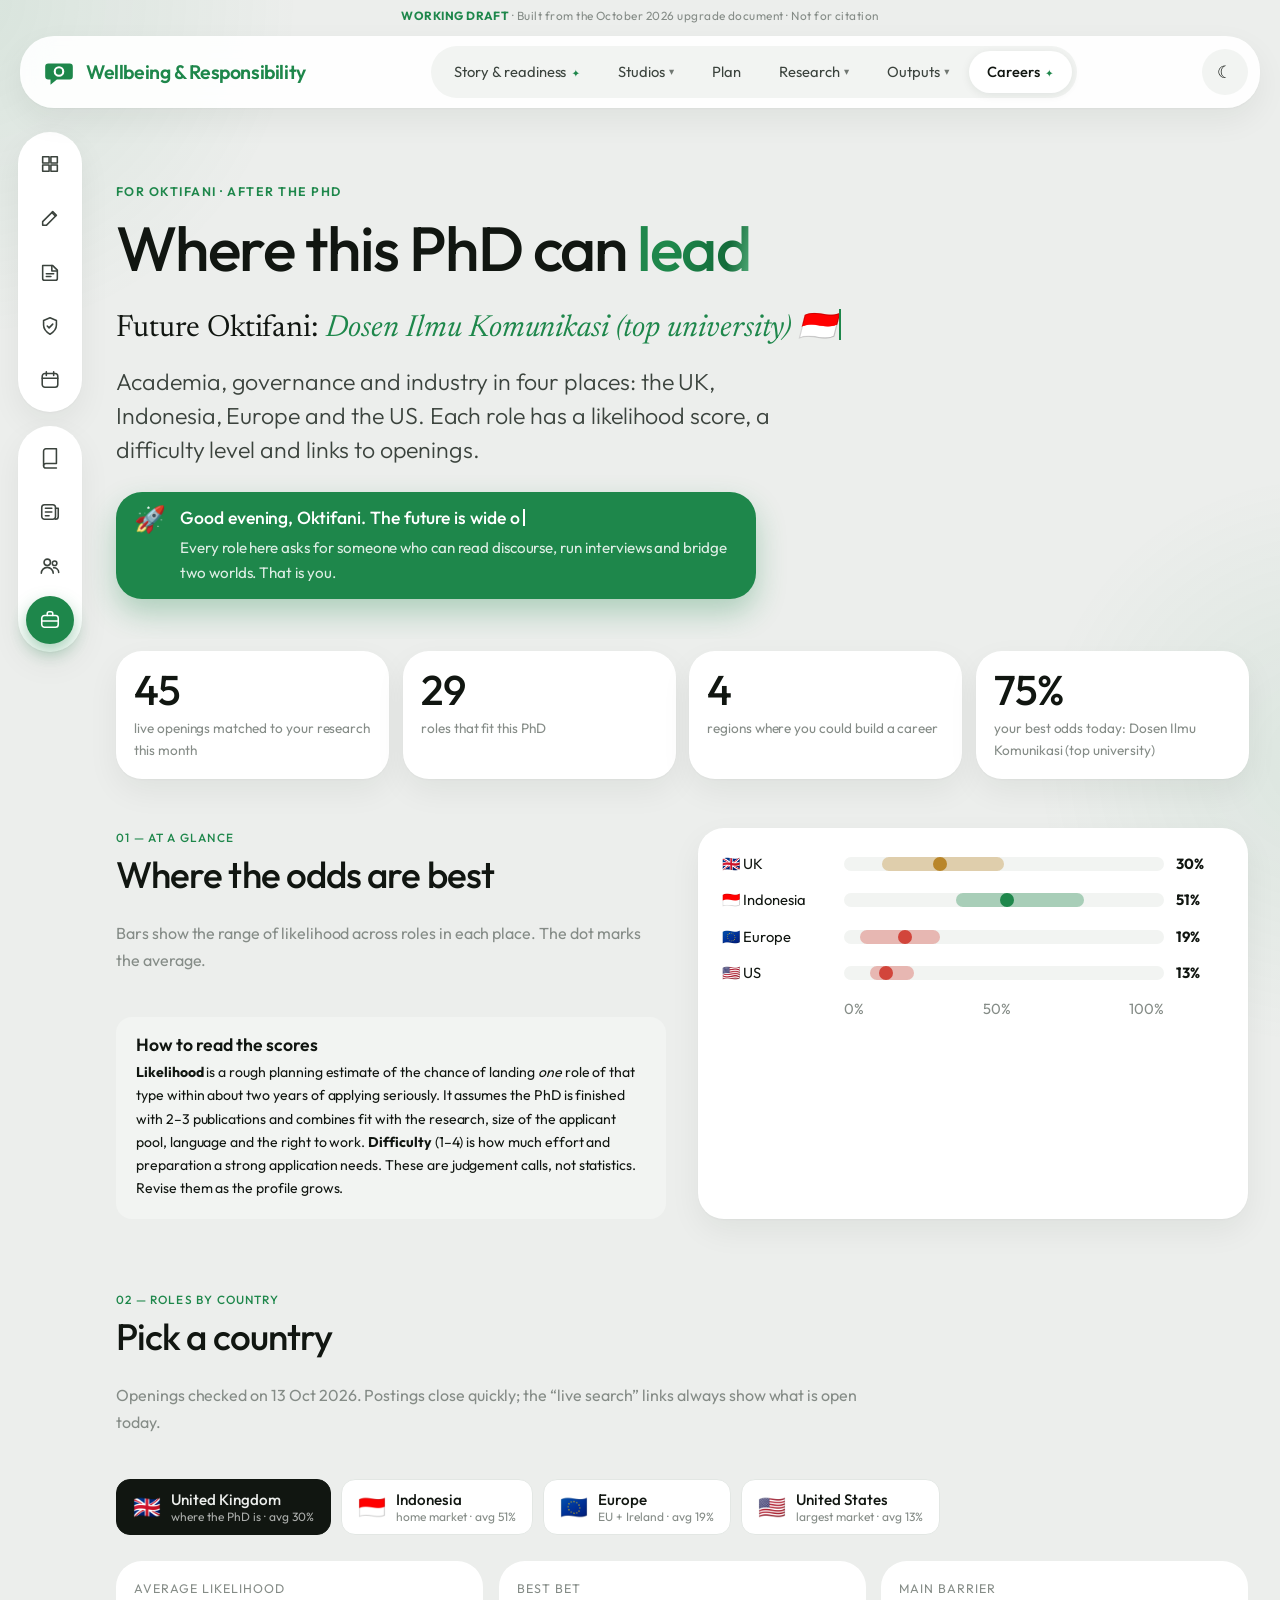
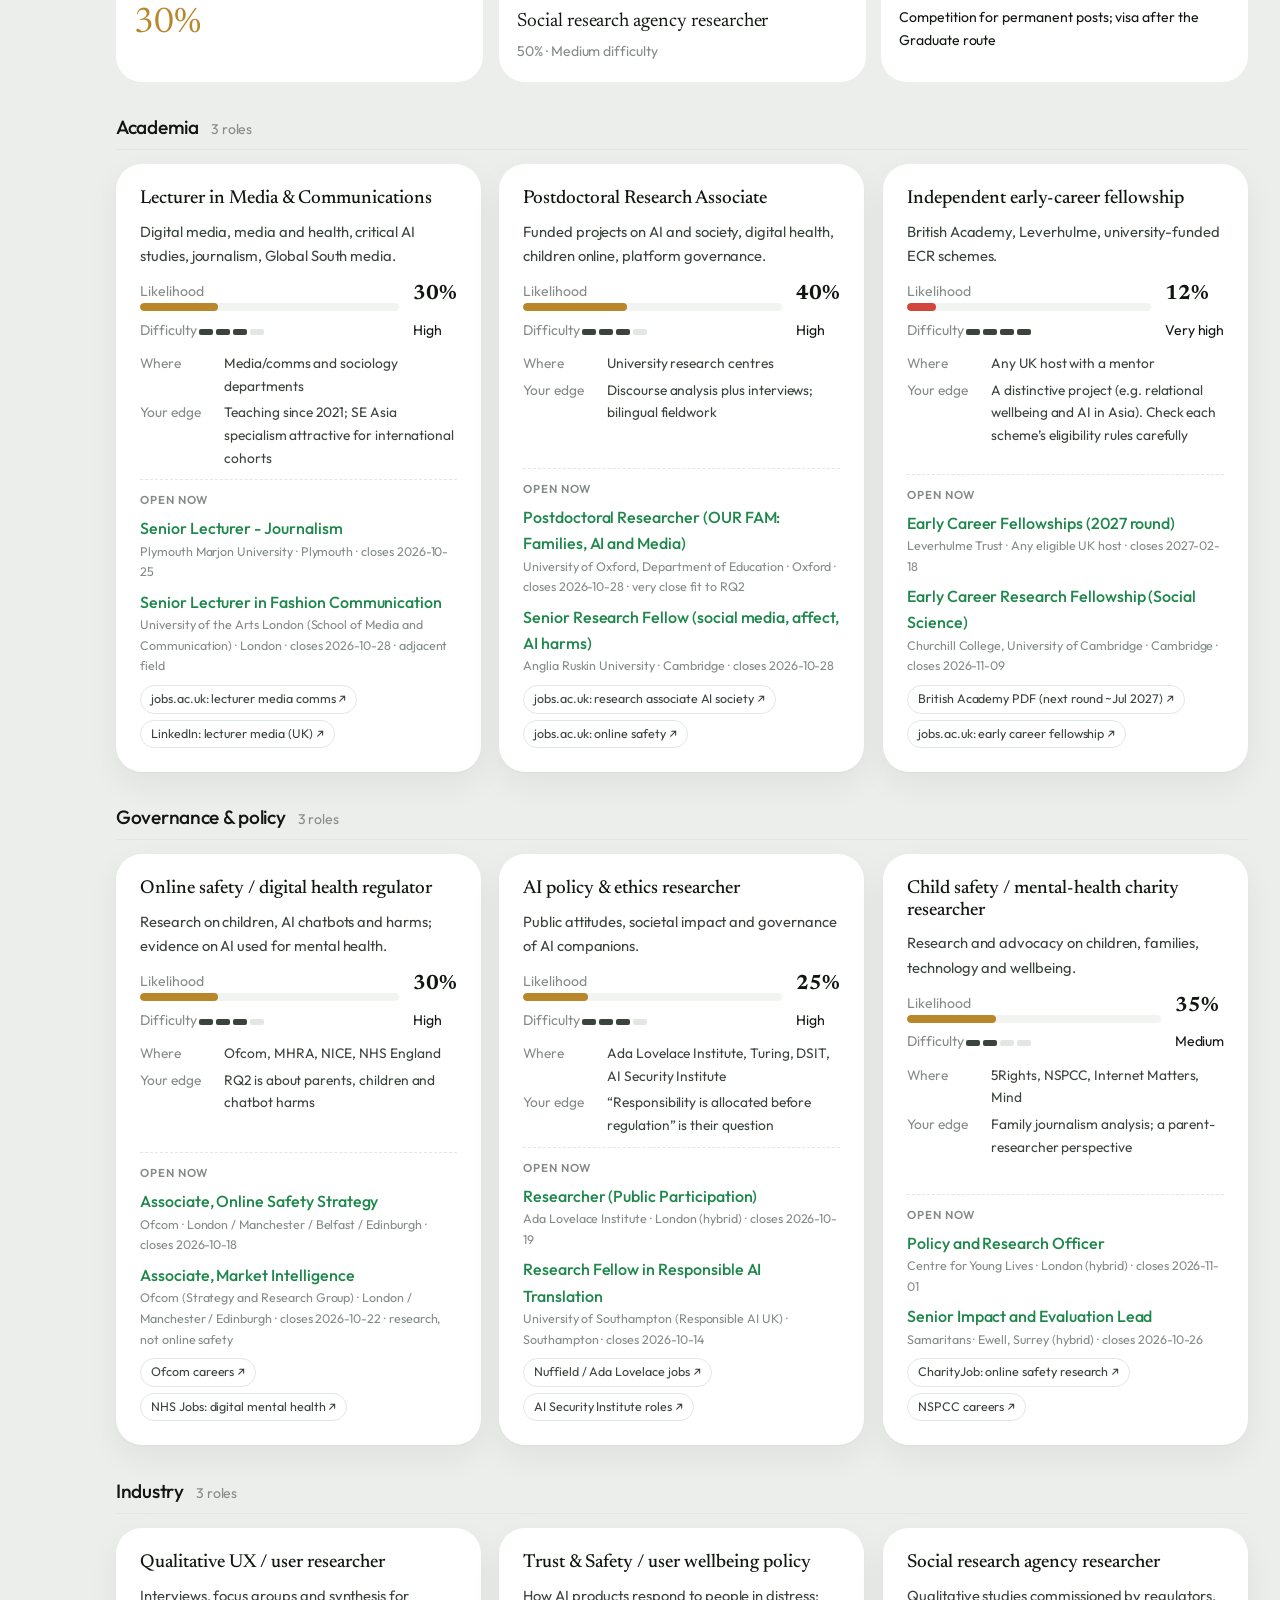
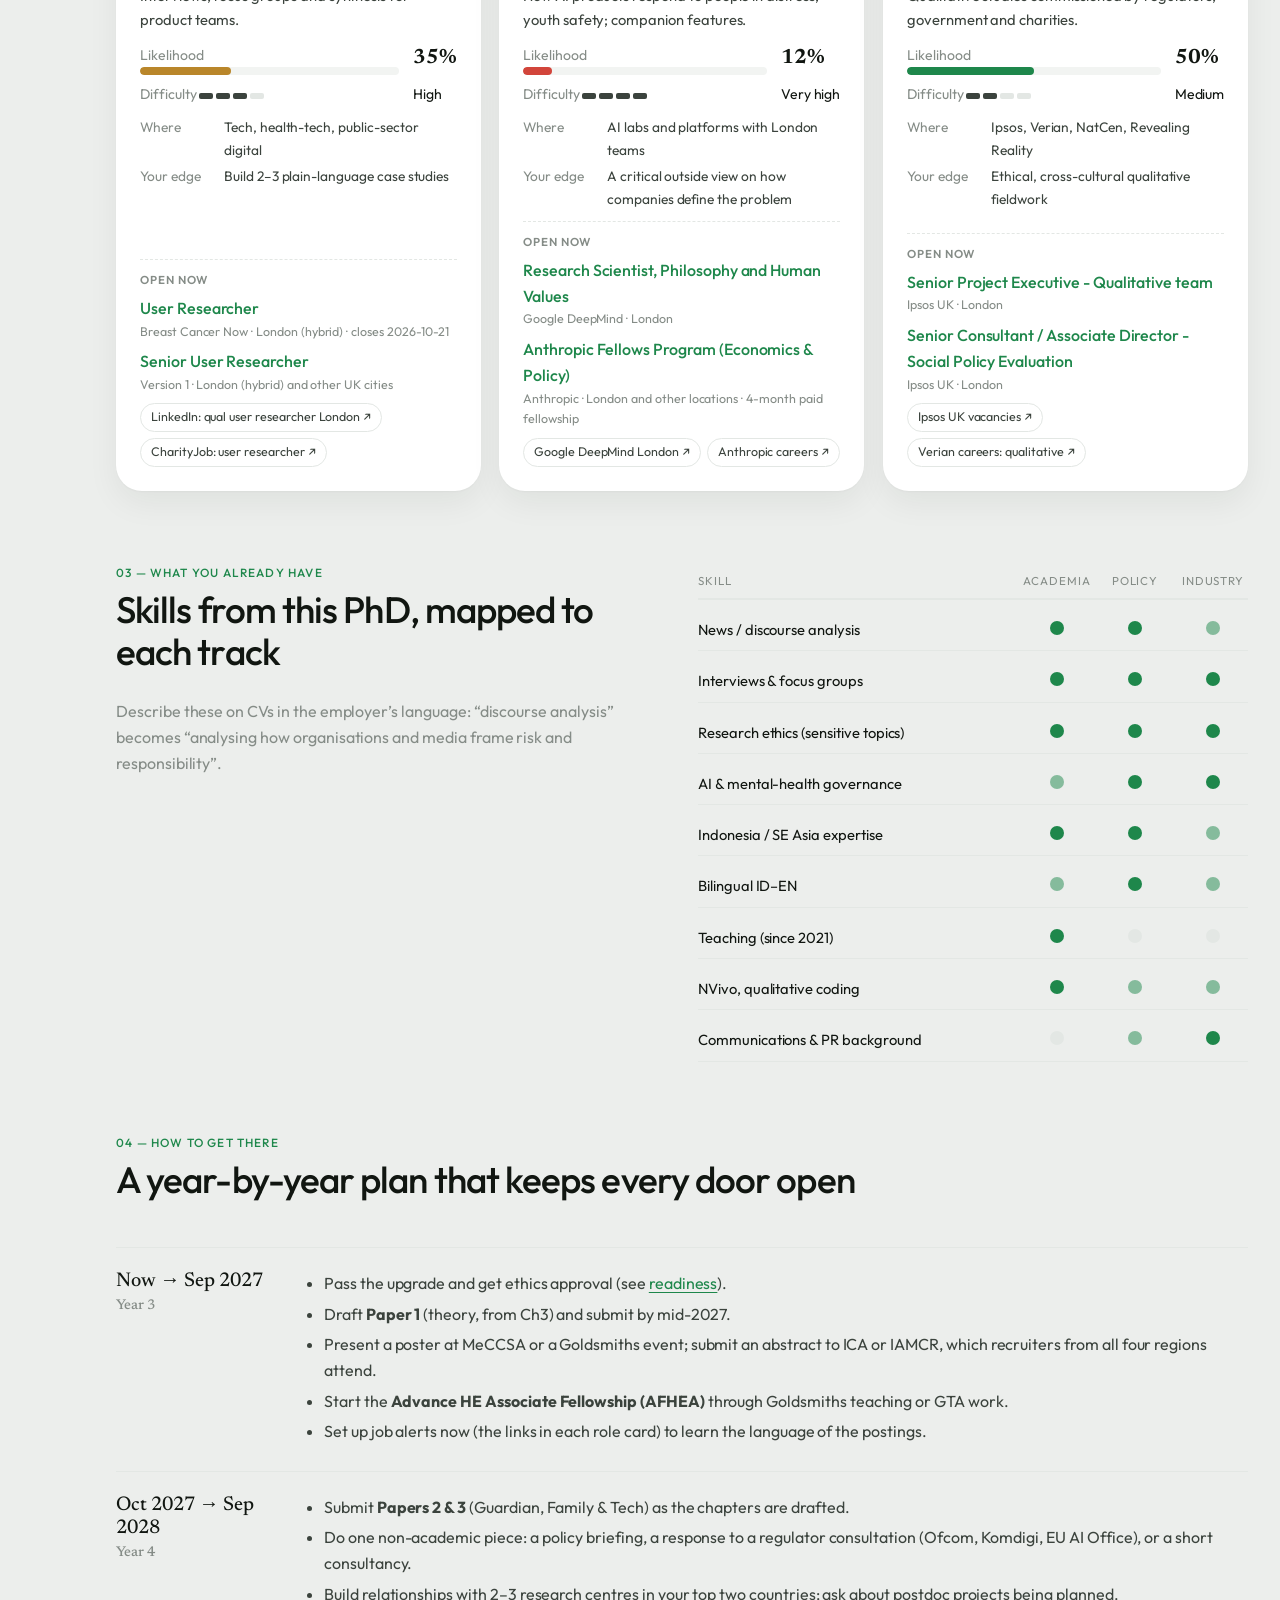
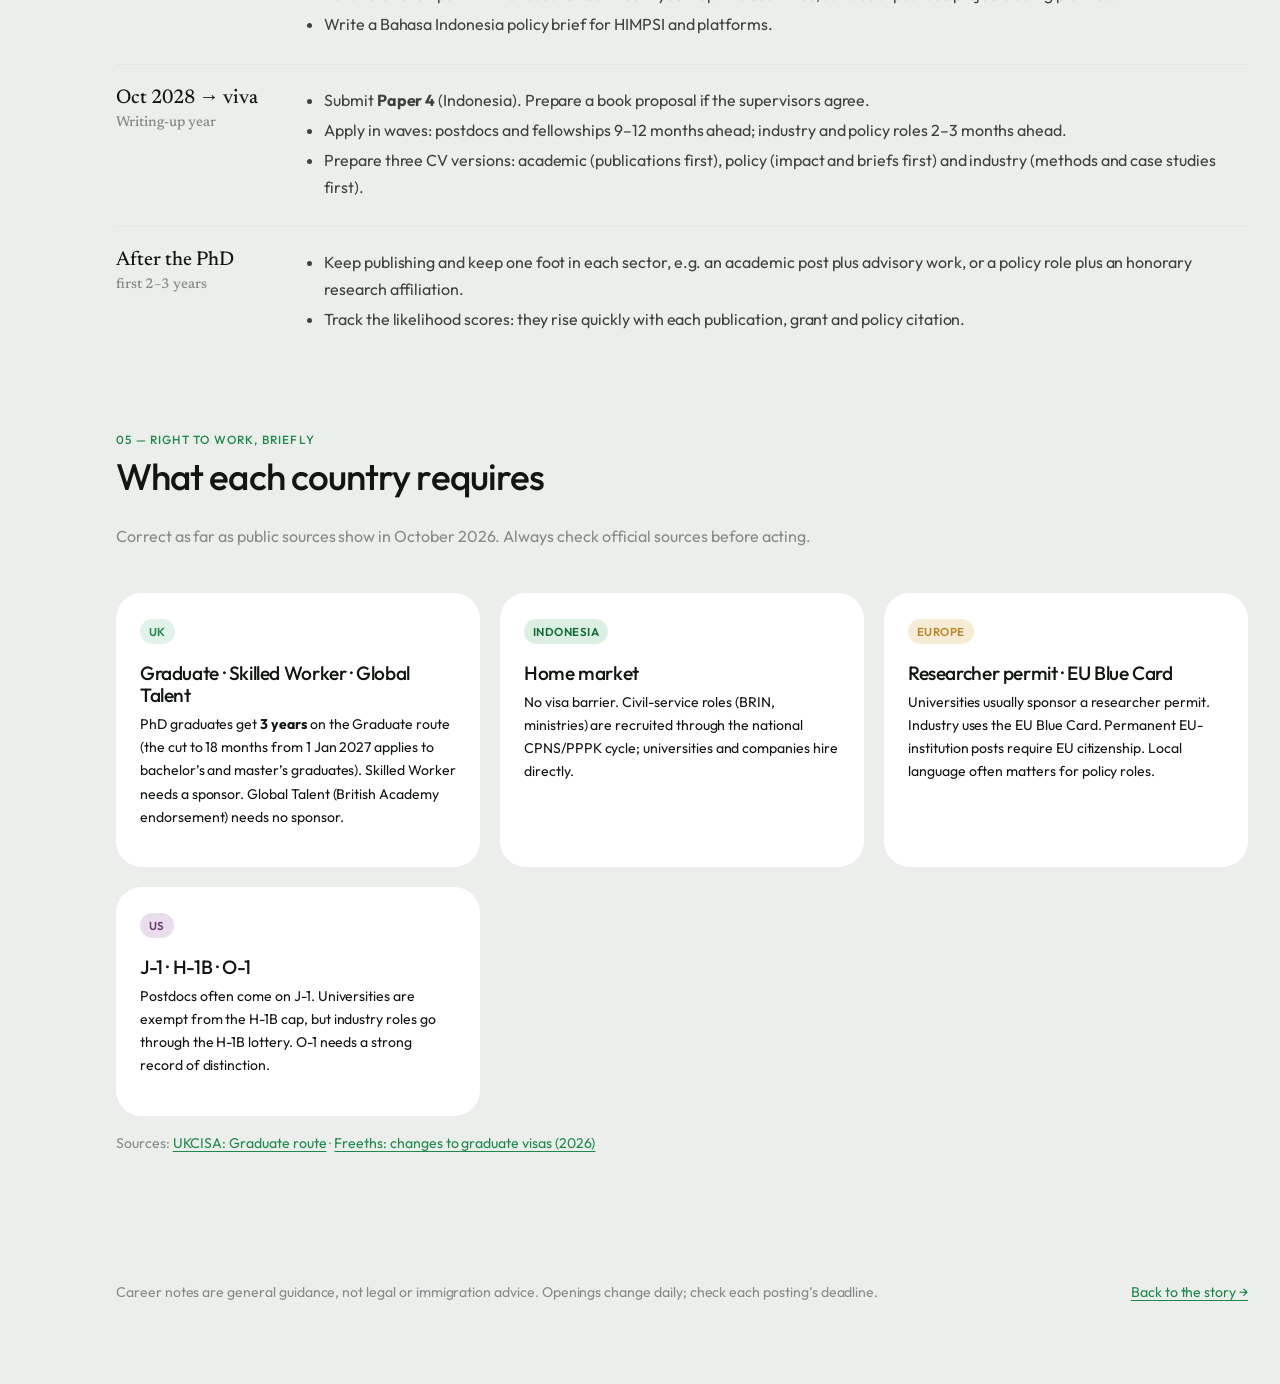
<file: careers.html>
<!doctype html>
<html lang="en">
<head>
<meta charset="utf-8">
<meta name="viewport" content="width=device-width, initial-scale=1">
<title>Career Paths</title>
<meta name="description" content="Career paths after the PhD across the UK, Indonesia, Europe and the US: academia, governance and industry roles with likelihood, difficulty and live openings.">
<link rel="preconnect" href="https://fonts.googleapis.com">
<link rel="preconnect" href="https://fonts.gstatic.com" crossorigin>
<link href="https://fonts.googleapis.com/css2?family=IBM+Plex+Mono:wght@400;500&family=IBM+Plex+Sans:wght@400;500;600&family=Newsreader:ital,opsz,wght@0,6..72,400;0,6..72,500;1,6..72,400;1,6..72,500&display=swap" rel="stylesheet">
<link rel="stylesheet" href="assets/style.css?v=20261023d">
<link rel="icon" href="data:image/svg+xml,%3Csvg xmlns='http://www.w3.org/2000/svg' viewBox='0 0 32 32'%3E%3Cpath d='M6 8h20a3 3 0 0 1 3 3v9a3 3 0 0 1-3 3H14l-6 5v-5H6a3 3 0 0 1-3-3v-9a3 3 0 0 1 3-3z' fill='%23b14d26'/%3E%3Ccircle cx='16' cy='15.5' r='4' fill='none' stroke='%23fff' stroke-width='2'/%3E%3C/svg%3E">
<script src="assets/site.js?v=20261023d"></script>
<script src="assets/jobs.js?v=20261023d"></script>
<script src="assets/careers-data.js?v=20261023d"></script>
<script src="assets/muse.js?v=20261023d"></script>
<script src="assets/motion.js?v=20261023d"></script>
<style>
  .ctabs { display:flex; gap: 10px; flex-wrap: wrap; margin: 6px 0 26px; }
  .ctab {
    display:flex; align-items:center; gap: 10px; border: 1px solid var(--line); background: var(--surface); color: var(--ink);
    border-radius: 14px; padding: 10px 16px; cursor: pointer; font: 500 .95rem var(--sans); text-align:left;
  }
  .ctab small { display:block; color: var(--muted); font-size: .75rem; font-weight: 400; }
  .ctab[aria-selected="true"] { background: var(--ink); color: var(--bg); border-color: var(--ink); }
  .ctab[aria-selected="true"] small { color: color-mix(in srgb, var(--bg) 70%, transparent); }
  .ctab .flag { font-size: 1.4rem; line-height: 1; }

  .csum { display:grid; gap: 16px; grid-template-columns: repeat(auto-fit, minmax(200px, 1fr)); margin-bottom: 28px; }
  .csum .card { padding: 18px; }
  .csum .big { font-family: var(--serif); font-size: 2.2rem; line-height: 1; }
  .csum .lbl { font-size: .78rem; color: var(--muted); text-transform: uppercase; letter-spacing: .08em; margin-bottom: 6px; display:block; }

  .trackhead { display:flex; align-items: baseline; gap: 12px; margin: 34px 0 14px; border-bottom: 1px solid var(--line); padding-bottom: 8px; }
  .trackhead h3 { margin: 0; }
  .roles { display:grid; gap: 18px; grid-template-columns: repeat(auto-fill, minmax(320px,1fr)); }
  @media (max-width: 400px){ .roles { grid-template-columns: 1fr; } }
  .role { display:flex; flex-direction:column; gap: 10px; }
  .role h4 { font-family: var(--serif); font-size: 1.18rem; font-weight: 500; margin: 0; }
  .role .desc { font-size: .92rem; color: var(--ink-2); margin: 0; }
  .scores { display:grid; grid-template-columns: 1fr auto; gap: 6px 14px; align-items:center; font-size: .82rem; }
  .pbar { height: 8px; border-radius: 999px; background: var(--surface-2); overflow: hidden; }
  .pbar i { display:block; height: 100%; border-radius: 999px; }
  .diff { display:inline-flex; gap: 3px; align-items:center; }
  .diff b { width: 14px; height: 6px; border-radius: 2px; background: var(--line); display:block; }
  .diff b.on { background: var(--ink-2); }
  .role dl { display:grid; grid-template-columns: 74px 1fr; gap: 4px 10px; margin: 0; font-size: .86rem; }
  .role dt { color: var(--muted); }
  .role dd { margin: 0; color: var(--ink-2); }
  .jobs { border-top: 1px dashed var(--line); padding-top: 10px; margin-top: auto; }
  .jobs .jl { font-size: .72rem; text-transform: uppercase; letter-spacing: .08em; color: var(--muted); font-weight: 600; margin-bottom: 6px; }
  .jobs ul { list-style: none; margin: 0; padding: 0; display:grid; gap: 6px; }
  .jobs li a { font-weight: 500; text-decoration: none; }
  .jobs li a:hover { text-decoration: underline; }
  .jobs .jm { display:block; font-size: .78rem; color: var(--muted); }
  .jobs .search { display:flex; flex-wrap:wrap; gap: 6px; margin-top: 8px; }
  .jobs .search a { font-size: .78rem; border: 1px solid var(--line); border-radius: 999px; padding: 3px 10px; text-decoration: none; color: var(--ink-2); }
  .jobs .search a:hover { border-color: var(--accent); color: var(--accent); }
  .compare-chart { display:grid; gap: 12px; }
  .crow { display:grid; grid-template-columns: 110px 1fr 48px; gap: 12px; align-items:center; font-size: .92rem; }
  .crow .track { height: 14px; background: var(--surface-2); border-radius: 999px; overflow:hidden; position:relative; }
  .crow .track i { position:absolute; top:0; bottom:0; border-radius:999px; }
  .skills { display:grid; gap: 10px; }
  .skill { display:grid; grid-template-columns: minmax(0,1.3fr) repeat(3, 70px); gap: 8px; align-items:center; font-size: .92rem; padding: 8px 0; border-bottom: 1px solid var(--line); }
  .skill.head { font-size: .72rem; text-transform: uppercase; letter-spacing: .08em; color: var(--muted); border-bottom: 2px solid var(--line); }
  .skill span:not(:first-child) { text-align: center; }
  .dot { display:inline-block; width: 14px; height: 14px; border-radius: 50%; }
  .d3 { background: var(--accent); } .d2 { background: color-mix(in srgb, var(--accent) 50%, transparent); } .d1 { background: var(--line); }
  @media (max-width: 520px){ .skill { grid-template-columns: minmax(0,1fr) repeat(3, 44px); font-size: .84rem; } }
  .road .yr { display:grid; grid-template-columns: 170px 1fr; gap: 20px; padding: 22px 0; border-top: 1px solid var(--line); }
  @media (max-width: 640px){ .road .yr { grid-template-columns: 1fr; gap: 6px; } }
  .road .yr h4 { font-family: var(--serif); font-size: 1.25rem; font-weight: 500; margin: 0; }
  .road ul { margin: 0; padding-left: 18px; color: var(--ink-2); }
  .road li { margin-bottom: 4px; }
</style>
<link rel="manifest" href="manifest.json">
<meta name="theme-color" content="#1e874b">
<meta name="apple-mobile-web-app-capable" content="yes">
<meta name="mobile-web-app-capable" content="yes">
<meta name="apple-mobile-web-app-status-bar-style" content="default">
<meta name="apple-mobile-web-app-title" content="Oktifani PhD">
<link rel="apple-touch-icon" href="assets/icons/apple-touch-icon.png">
</head>
<body>
<div class="draft-ribbon"><strong>WORKING DRAFT</strong> · Built from the October 2026 upgrade document · Not for citation</div>
<header class="site">
  <div class="wrap">
    <a class="brand" href="index.html">
      <svg class="brand-mark" viewBox="0 0 32 32" aria-hidden="true"><path d="M6 8h20a3 3 0 0 1 3 3v9a3 3 0 0 1-3 3H14l-6 5v-5H6a3 3 0 0 1-3-3v-9a3 3 0 0 1 3-3z" class="f-accent"/><circle cx="16" cy="15.5" r="4" fill="none" stroke="#fff" stroke-width="2"/></svg>
      Wellbeing &amp; Responsibility
    </a>
    <nav class="main" aria-label="Main">
      <a href="index.html">Story &amp; readiness</a>
      <div class="nav-dd"><button type="button" class="dd-btn" aria-expanded="false" aria-haspopup="true">Studios<span class="dd-car" aria-hidden="true">▾</span></button><div class="dd-menu" hidden><a href="editor.html">Upgrade studio<small>Upgrade document · live rubric</small></a><a href="thesis.html">Thesis studio<small>Full PhD draft · viva readiness</small></a><a href="ethics.html">Ethics studio<small>REISC ethics form · Goldsmiths standards</small></a></div></div>
      <a href="plan.html">Plan</a>
      <div class="nav-dd"><button type="button" class="dd-btn" aria-expanded="false" aria-haspopup="true">Research<span class="dd-car" aria-hidden="true">▾</span></button><div class="dd-menu" hidden><a href="literature.html">Literature<small>Papers related to your research, rated</small></a><a href="news.html">News analytics<small>Live news discourse, coded every 4 hours</small></a><a href="people.html">People &amp; stakeholders<small>Who researches this · who to interview</small></a></div></div>
      <div class="nav-dd"><button type="button" class="dd-btn" aria-expanded="false" aria-haspopup="true">Outputs<span class="dd-car" aria-hidden="true">▾</span></button><div class="dd-menu" hidden><a href="figures.html">Figures<small>Figure options for the thesis</small></a><a href="posters.html">Posters &amp; papers<small>Posters and paper plans</small></a></div></div>
      <a href="careers.html" aria-current="page">Careers</a>
    </nav>
    <button class="theme-btn" type="button" aria-label="Toggle dark mode">☾</button>
  </div>
</header>

<main>
  <section class="hero">
    <div class="wrap">
      <span class="eyebrow">For Oktifani · after the PhD</span>
      <h1>Where this PhD can <em>lead</em></h1>
      <p class="serif" style="font-size:clamp(1.25rem,3vw,1.9rem);margin:-4px 0 16px;line-height:1.3">Future Oktifani: <span class="rolling" id="futureRole">Lecturer in Media &amp; Communications</span></p>
      <p class="lede">Academia, governance and industry in four places: the UK, Indonesia, Europe and the US. Each role has a likelihood score, a difficulty level and links to openings.</p>
      <div class="motive" aria-live="polite">
        <div class="mi" id="mvEmoji">🚀</div>
        <div><div class="mh" id="mvHead"></div><div class="ml fade-swap" id="mvLine"></div></div>
      </div>
    </div>
  </section>

  <section class="block" style="padding-top:12px;border-top:0">
    <div class="wrap">
      <div class="stats-strip">
        <div class="stat-card"><div class="sv"><span id="stOpen" data-count="45">0</span></div><div class="sl">live openings matched to your research this month</div></div>
        <div class="stat-card"><div class="sv"><span data-count="29">0</span></div><div class="sl">roles that fit this PhD</div></div>
        <div class="stat-card"><div class="sv"><span data-count="4">0</span></div><div class="sl">regions where you could build a career</div></div>
        <div class="stat-card"><div class="sv"><span id="stBest" data-count="75" data-suffix="%">0</span></div><div class="sl" id="stBestL">best odds, today</div></div>
      </div>
    </div>
  </section>

  <!-- COUNTRY COMPARISON -->
  <section class="block" style="padding-top:12px">
    <div class="wrap two-col">
      <div>
        <div class="section-head">
          <span class="num">01 — AT A GLANCE</span>
          <h2>Where the odds are best</h2>
          <p class="muted">Bars show the range of likelihood across roles in each place. The dot marks the average.</p>
        </div>
        <div class="callout small">
          <h4>How to read the scores</h4>
          <p><strong>Likelihood</strong> is a rough planning estimate of the chance of landing <em>one</em> role of that type within about two years of applying seriously. It assumes the PhD is finished with 2–3 publications and combines fit with the research, size of the applicant pool, language and the right to work. <strong>Difficulty</strong> (1–4) is how much effort and preparation a strong application needs. These are judgement calls, not statistics. Revise them as the profile grows.</p>
        </div>
      </div>
      <div class="card"><div class="compare-chart" id="compare"></div></div>
    </div>
  </section>

  <!-- COUNTRY TABS -->
  <section class="block" id="roles">
    <div class="wrap">
      <div class="section-head">
        <span class="num">02 — ROLES BY COUNTRY</span>
        <h2>Pick a country</h2>
        <p class="muted" id="jobsStamp"></p>
      </div>
      <div class="ctabs" role="tablist" id="ctabs"></div>
      <div id="csum" class="csum"></div>
      <div id="cbody"></div>
    </div>
  </section>

  <!-- SKILLS FIT -->
  <section class="block" id="skills">
    <div class="wrap two-col">
      <div>
        <div class="section-head">
          <span class="num">03 — WHAT YOU ALREADY HAVE</span>
          <h2>Skills from this PhD, mapped to each track</h2>
          <p class="muted">Describe these on CVs in the employer’s language: “discourse analysis” becomes “analysing how organisations and media frame risk and responsibility”.</p>
        </div>
      </div>
      <div class="skills" aria-label="Skills by track">
        <div class="skill head"><span>Skill</span><span>Academia</span><span>Policy</span><span>Industry</span></div>
        <div class="skill"><span>News / discourse analysis</span><span><i class="dot d3"></i></span><span><i class="dot d3"></i></span><span><i class="dot d2"></i></span></div>
        <div class="skill"><span>Interviews &amp; focus groups</span><span><i class="dot d3"></i></span><span><i class="dot d3"></i></span><span><i class="dot d3"></i></span></div>
        <div class="skill"><span>Research ethics (sensitive topics)</span><span><i class="dot d3"></i></span><span><i class="dot d3"></i></span><span><i class="dot d3"></i></span></div>
        <div class="skill"><span>AI &amp; mental-health governance</span><span><i class="dot d2"></i></span><span><i class="dot d3"></i></span><span><i class="dot d3"></i></span></div>
        <div class="skill"><span>Indonesia / SE Asia expertise</span><span><i class="dot d3"></i></span><span><i class="dot d3"></i></span><span><i class="dot d2"></i></span></div>
        <div class="skill"><span>Bilingual ID–EN</span><span><i class="dot d2"></i></span><span><i class="dot d3"></i></span><span><i class="dot d2"></i></span></div>
        <div class="skill"><span>Teaching (since 2021)</span><span><i class="dot d3"></i></span><span><i class="dot d1"></i></span><span><i class="dot d1"></i></span></div>
        <div class="skill"><span>NVivo, qualitative coding</span><span><i class="dot d3"></i></span><span><i class="dot d2"></i></span><span><i class="dot d2"></i></span></div>
        <div class="skill"><span>Communications &amp; PR background</span><span><i class="dot d1"></i></span><span><i class="dot d2"></i></span><span><i class="dot d3"></i></span></div>
      </div>
    </div>
  </section>

  <!-- ROADMAP -->
  <section class="block" id="roadmap">
    <div class="wrap">
      <div class="section-head">
        <span class="num">04 — HOW TO GET THERE</span>
        <h2>A year-by-year plan that keeps every door open</h2>
      </div>
      <div class="road">
        <div class="yr"><h4>Now → Sep 2027<br><span class="small muted">Year 3</span></h4>
          <ul>
            <li>Pass the upgrade and get ethics approval (see <a href="index.html#readiness">readiness</a>).</li>
            <li>Draft <strong>Paper 1</strong> (theory, from Ch3) and submit by mid-2027.</li>
            <li>Present a poster at MeCCSA or a Goldsmiths event; submit an abstract to ICA or IAMCR, which recruiters from all four regions attend.</li>
            <li>Start the <strong>Advance HE Associate Fellowship (AFHEA)</strong> through Goldsmiths teaching or GTA work.</li>
            <li>Set up job alerts now (the links in each role card) to learn the language of the postings.</li>
          </ul></div>
        <div class="yr"><h4>Oct 2027 → Sep 2028<br><span class="small muted">Year 4</span></h4>
          <ul>
            <li>Submit <strong>Papers 2 &amp; 3</strong> (Guardian, Family &amp; Tech) as the chapters are drafted.</li>
            <li>Do one non-academic piece: a policy briefing, a response to a regulator consultation (Ofcom, Komdigi, EU AI Office), or a short consultancy.</li>
            <li>Build relationships with 2–3 research centres in your top two countries; ask about postdoc projects being planned.</li>
            <li>Write a Bahasa Indonesia policy brief for HIMPSI and platforms.</li>
          </ul></div>
        <div class="yr"><h4>Oct 2028 → viva<br><span class="small muted">Writing-up year</span></h4>
          <ul>
            <li>Submit <strong>Paper 4</strong> (Indonesia). Prepare a book proposal if the supervisors agree.</li>
            <li>Apply in waves: postdocs and fellowships 9–12 months ahead; industry and policy roles 2–3 months ahead.</li>
            <li>Prepare three CV versions: academic (publications first), policy (impact and briefs first) and industry (methods and case studies first).</li>
          </ul></div>
        <div class="yr"><h4>After the PhD<br><span class="small muted">first 2–3 years</span></h4>
          <ul>
            <li>Keep publishing and keep one foot in each sector, e.g. an academic post plus advisory work, or a policy role plus an honorary research affiliation.</li>
            <li>Track the likelihood scores: they rise quickly with each publication, grant and policy citation.</li>
          </ul></div>
      </div>
    </div>
  </section>

  <!-- WORK RIGHTS -->
  <section class="block" id="visas">
    <div class="wrap">
      <div class="section-head">
        <span class="num">05 — RIGHT TO WORK, BRIEFLY</span>
        <h2>What each country requires</h2>
        <p class="muted">Correct as far as public sources show in October 2026. Always check official sources before acting.</p>
      </div>
      <div class="grid-auto">
        <div class="card flat"><span class="tag accent">UK</span><h3 style="margin-top:8px">Graduate · Skilled Worker · Global Talent</h3><p class="small">PhD graduates get <strong>3 years</strong> on the Graduate route (the cut to 18 months from 1 Jan 2027 applies to bachelor’s and master’s graduates). Skilled Worker needs a sponsor. Global Talent (British Academy endorsement) needs no sponsor.</p></div>
        <div class="card flat"><span class="tag teal">Indonesia</span><h3 style="margin-top:8px">Home market</h3><p class="small">No visa barrier. Civil-service roles (BRIN, ministries) are recruited through the national CPNS/PPPK cycle; universities and companies hire directly.</p></div>
        <div class="card flat"><span class="tag gold">Europe</span><h3 style="margin-top:8px">Researcher permit · EU Blue Card</h3><p class="small">Universities usually sponsor a researcher permit. Industry uses the EU Blue Card. Permanent EU-institution posts require EU citizenship. Local language often matters for policy roles.</p></div>
        <div class="card flat"><span class="tag plum">US</span><h3 style="margin-top:8px">J-1 · H-1B · O-1</h3><p class="small">Postdocs often come on J-1. Universities are exempt from the H-1B cap, but industry roles go through the H-1B lottery. O-1 needs a strong record of distinction.</p></div>
      </div>
      <p class="small muted" style="margin-top:16px">Sources: <a href="https://www.ukcisa.org.uk/Information--Advice/Working/Graduate-route" target="_blank" rel="noopener">UKCISA: Graduate route</a> · <a href="https://www.freeths.co.uk/insights-events/legal-articles/2026/changes-to-graduate-visas/" target="_blank" rel="noopener">Freeths: changes to graduate visas (2026)</a></p>
    </div>
  </section>
</main>

<footer class="site">
  <div class="wrap">
    <div>Career notes are general guidance, not legal or immigration advice. Openings change daily; check each posting’s deadline.</div>
    <div><a href="index.html">Back to the story →</a></div>
  </div>
</footer>

<script>
const { COUNTRIES, TRACKS, ROLES } = window.CAREERS;

// ---------------- Rendering ----------------
const JOBS = window.JOBS || {};
const DIFF = ["", "Low", "Medium", "High", "Very high"];
const pColor = p => p >= 50 ? "var(--ok)" : p >= 25 ? "var(--gold)" : "var(--bad)";
const avg = c => Math.round(ROLES.filter(r=>r.c===c).reduce((a,r)=>a+r.p,0) / ROLES.filter(r=>r.c===c).length);
const escH = s => String(s).replace(/[&<>"]/g, ch => ({"&":"&amp;","<":"&lt;",">":"&gt;",'"':"&quot;"}[ch]));
const safeUrl = u => /^https:\/\//.test(u||"") ? u : null;

function jobsHtml(id){
  const j = JOBS[id] || {};
  const ops = (j.openings||[]).filter(o => safeUrl(o.url));
  const srch = (j.search||[]).filter(s => safeUrl(s.url));
  if (!ops.length && !srch.length) return `<div class="jobs"><div class="jl">Openings</div><p class="small muted" style="margin:0">Being updated.</p></div>`;
  return `<div class="jobs">
    <div class="jl">${ops.length ? "Open now" : "Live searches"}</div>
    ${ops.length ? `<ul>${ops.map(o => `<li><a href="${escH(o.url)}" target="_blank" rel="noopener">${escH(o.title)}</a>
      <span class="jm">${escH(o.org)}${o.location?" · "+escH(o.location):""}${o.deadline && o.deadline!=="not stated" ? " · closes "+escH(o.deadline) : ""}${o.note ? " · "+escH(o.note) : ""}</span></li>`).join("")}</ul>` : ""}
    ${srch.length ? `<div class="search">${srch.map(s => `<a href="${escH(s.url)}" target="_blank" rel="noopener">${escH(s.label)} ↗</a>`).join("")}</div>` : ""}
  </div>`;
}

function roleCard(r){
  return `<div class="card role rv">
    <h4>${r.title}</h4>
    <p class="desc">${r.desc}</p>
    <div class="scores">
      <div><span class="small muted">Likelihood</span><div class="pbar"><i data-grow="${r.p}%" style="width:${r.p}%;background:${pColor(r.p)}"></i></div></div>
      <strong style="font-family:var(--serif);font-size:1.3rem">${r.p}%</strong>
      <div><span class="small muted">Difficulty</span> <span class="diff">${[1,2,3,4].map(n=>`<b class="${n<=r.d?'on':''}"></b>`).join("")}</span></div>
      <span class="small">${DIFF[r.d]}</span>
    </div>
    <dl><dt>Where</dt><dd>${r.where}</dd><dt>Your edge</dt><dd>${r.edge}</dd></dl>
    ${jobsHtml(r.id)}
  </div>`;
}

function renderCountry(k){
  const c = COUNTRIES.find(x=>x.k===k);
  const rs = ROLES.filter(r=>r.c===k);
  const best = rs.slice().sort((a,b)=>b.p-a.p)[0];
  document.querySelectorAll(".ctab").forEach(b => b.setAttribute("aria-selected", b.dataset.k===k ? "true":"false"));
  document.getElementById("csum").innerHTML = `
    <div class="card flat"><span class="lbl">Average likelihood</span><div class="big" style="color:${pColor(avg(k))}">${avg(k)}%</div></div>
    <div class="card flat"><span class="lbl">Best bet</span><div style="font-family:var(--serif);font-size:1.2rem">${best.title}</div><span class="small muted">${best.p}% · ${DIFF[best.d]} difficulty</span></div>
    <div class="card flat"><span class="lbl">Main barrier</span><div class="small">${c.barrier}</div></div>`;
  document.getElementById("cbody").innerHTML = Object.keys(TRACKS).map(t => {
    const tr = rs.filter(r=>r.t===t);
    if (!tr.length) return "";
    return `<div class="trackhead"><h3>${TRACKS[t]}</h3><span class="small muted">${tr.length} role${tr.length>1?"s":""}</span></div>
      <div class="roles">${tr.map(roleCard).join("")}</div>`;
  }).join("");
  window.wrStore.set("wr-country", k);
  if (window.Motion) { document.querySelectorAll("#cbody .card.role").forEach((el, i) => el.style.setProperty("--d", Math.min(0.5, (i % 6) * 0.07) + "s")); window.Motion.scan(document.getElementById("cbody")); }
}

document.getElementById("ctabs").innerHTML = COUNTRIES.map(c => `
  <button class="ctab" role="tab" data-k="${c.k}" aria-selected="false"><span class="flag" aria-hidden="true">${c.flag}</span><span>${c.name}<small>${c.sub} · avg ${avg(c.k)}%</small></span></button>`).join("");
document.querySelectorAll(".ctab").forEach(b => b.addEventListener("click", () => renderCountry(b.dataset.k)));

document.getElementById("compare").innerHTML = COUNTRIES.map(c => {
  const ps = ROLES.filter(r=>r.c===c.k).map(r=>r.p), lo = Math.min(...ps), hi = Math.max(...ps), a = avg(c.k);
  return `<div class="crow"><span>${c.flag} ${c.name.replace("United Kingdom","UK").replace("United States","US")}</span>
    <div class="track"><i data-grow="${hi-lo}%" style="left:${lo}%;width:${hi-lo}%;background:color-mix(in srgb, ${pColor(a)} 35%, transparent)"></i><i style="left:calc(${a}% - 7px);width:14px;background:${pColor(a)}"></i></div>
    <strong>${a}%</strong></div>`;
}).join("") + `<div class="crow small muted"><span></span><div style="display:flex;justify-content:space-between"><span>0%</span><span>50%</span><span>100%</span></div><span></span></div>`;

if (window.JOBS_CHECKED) document.getElementById("jobsStamp").textContent = "Openings checked on " + window.JOBS_CHECKED + ". Postings close quickly; the “live search” links always show what is open today.";
const startK = window.wrStore.get("wr-country", "uk");
renderCountry(COUNTRIES.some(c=>c.k===startK) ? startK : "uk");
</script>
<script>
(function(){
  var M = window.Motion; if (!M) return;
  var mu = window.Muse ? window.Muse.current() : null; if (window.Muse) window.Muse.applyAccent();
  var R = (window.CAREERS || {}).ROLES || [], J = window.JOBS || {};
  // rotating future titles: most likely first
  var titles = R.slice().sort(function (a, b) { return b.p - a.p; }).map(function (r) { var c = (window.CAREERS.COUNTRIES.find(function (x) { return x.k === r.c; }) || {}).flag || ""; return r.title + " " + c; });
  var seen = {}; titles = titles.filter(function (t) { var k = t.replace(/ \S+$/, ""); if (seen[k]) return false; seen[k] = 1; return true; }).slice(0, 12);
  setTimeout(function () { M.rotate(document.getElementById("futureRole"), titles, { hold: 2200, speed: 38 }); }, 700);
  // stats from live data
  var nOpen = Object.keys(J).reduce(function (a, k) { return a + ((J[k].openings || []).length); }, 0);
  document.getElementById("stOpen").setAttribute("data-count", nOpen);
  var best = R.slice().sort(function (a, b) { return b.p - a.p; })[0];
  if (best) { document.getElementById("stBest").setAttribute("data-count", best.p); document.getElementById("stBestL").textContent = "your best odds today: " + best.title; }
  // motivation
  M.rotate(document.getElementById("mvHead"), [M.greeting() + ", Oktifani. The future is wide open."], { once: true, speed: 45 });
  var lines = [
    "Every role here asks for someone who can read discourse, run interviews and bridge two worlds. That is you.",
    "Rejections are part of every academic career story. Each application makes the next one sharper.",
    "Your Indonesian lens is not a niche. It is the perspective most AI research is missing.",
    "Postdocs, policy, product: the same skills open every door. You are building them right now.",
    "Pick one opening this week, read it closely, and write down what you already have. You will be surprised.",
    "The best career plan starts with one excellent paper. Paper 1 can be drafted now."
  ];
  if (mu) lines = lines.concat(mu.lines.slice(0, 2));
  setTimeout(function () { M.fadeRotate(document.getElementById("mvLine"), lines, 7000); }, 900);
  document.getElementById("mvLine").textContent = lines[0];
  M.auto(["section.block .section-head", ".stat-card", ".skill", ".road .yr", ".grid-auto > .card", ".callout"]);
  M.scan(document.getElementById("compare"));
})();
</script>
</body>
</html>
</file>
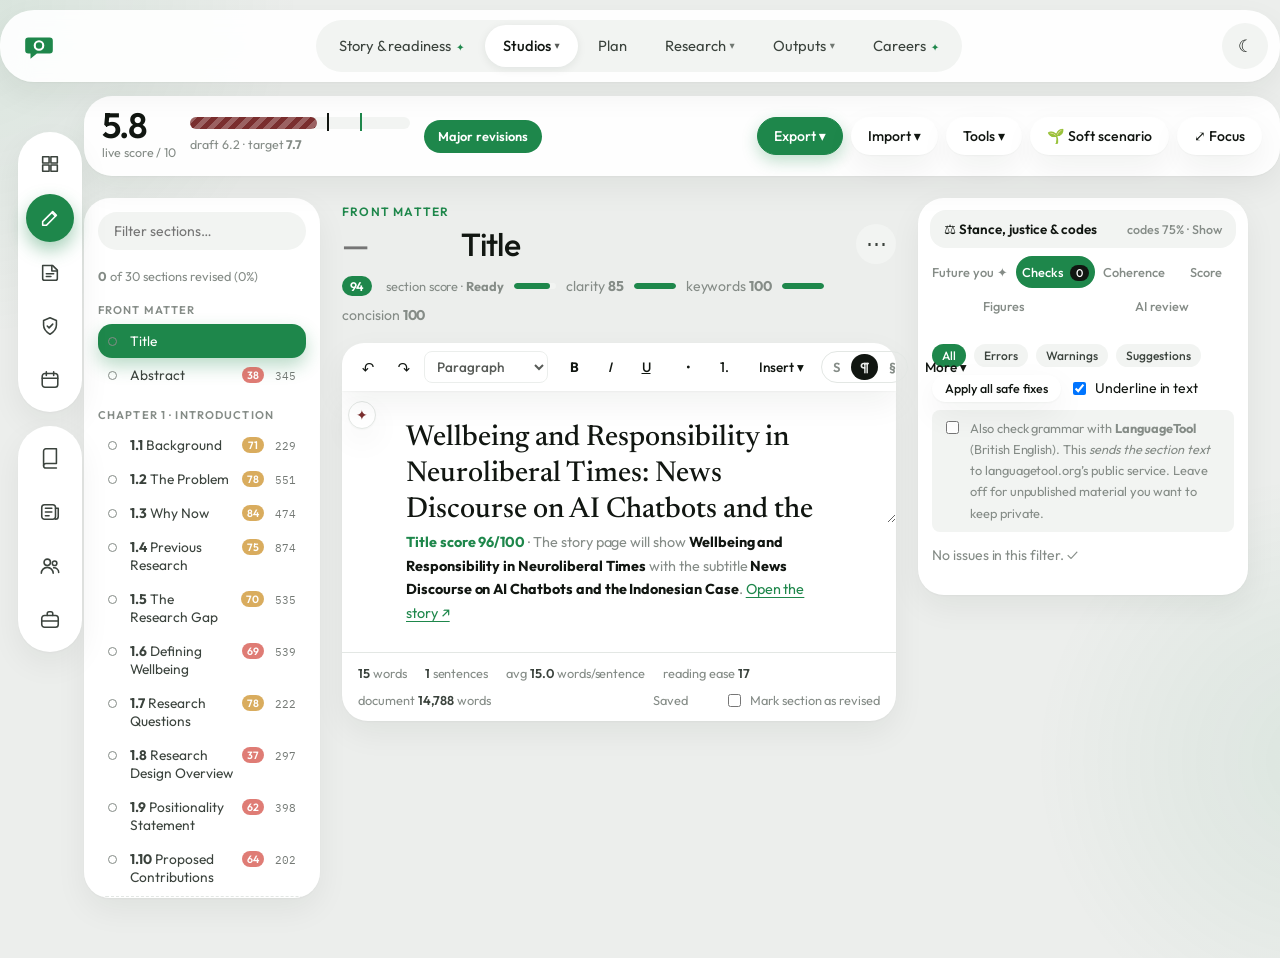
<file: editor.html>
<!doctype html>
<html lang="en">
<head>
<meta charset="utf-8">
<meta name="viewport" content="width=device-width, initial-scale=1">
<title>Revision Studio</title>
<meta name="description" content="Revise the upgrade document section by section, with grammar, ethics-form and coherence checks, black-and-white figures and a live rubric score.">
<link rel="preconnect" href="https://fonts.googleapis.com">
<link rel="preconnect" href="https://fonts.gstatic.com" crossorigin>
<link href="https://fonts.googleapis.com/css2?family=IBM+Plex+Mono:wght@400;500&family=IBM+Plex+Sans:wght@400;500;600&family=Newsreader:ital,opsz,wght@0,6..72,400;0,6..72,500;1,6..72,400;1,6..72,500&display=swap" rel="stylesheet">
<link rel="stylesheet" href="assets/style.css?v=20261023d">
<link rel="icon" href="data:image/svg+xml,%3Csvg xmlns='http://www.w3.org/2000/svg' viewBox='0 0 32 32'%3E%3Cpath d='M6 8h20a3 3 0 0 1 3 3v9a3 3 0 0 1-3 3H14l-6 5v-5H6a3 3 0 0 1-3-3v-9a3 3 0 0 1 3-3z' fill='%23b14d26'/%3E%3Ccircle cx='16' cy='15.5' r='4' fill='none' stroke='%23fff' stroke-width='2'/%3E%3C/svg%3E">
<script src="assets/site.js?v=20261023d"></script>
<script src="assets/upgrade-text.js?v=20261023d"></script>
<script src="assets/docstore.js?v=20261023d"></script>
<script src="assets/figlib.js?v=20261023d"></script>
<script src="assets/checks.js?v=20261023d"></script>
<script src="assets/jobs.js?v=20261023d"></script>
<script src="assets/careers-data.js?v=20261023d"></script>
<script src="assets/muse.js?v=20261023d"></script>
<script src="assets/insight.js?v=20261023d"></script>
<script src="assets/figgen.js?v=20261023d"></script>
<script src="assets/titlekit.js?v=20261023d"></script>
<script src="assets/paraphrase.js?v=20261023d"></script>
<script src="assets/cheer.js?v=20261023d"></script>
<style>
  :root { --maxw: 1480px; }
  body { font-size: 15.5px; }
  .studio-top { position: sticky; top: 61px; z-index: 40; background: color-mix(in srgb, var(--bg) 92%, transparent); backdrop-filter: blur(8px); -webkit-backdrop-filter: blur(8px); border-bottom: 1px solid var(--line); }
  .studio-top .wrap { display:flex; flex-wrap: wrap; gap: 10px 22px; align-items:center; padding-top: 10px; padding-bottom: 10px; }
  .scorebox { display:flex; align-items:center; gap: 14px; }
  .scorebox .num { font-family: var(--serif); font-size: 2rem; line-height: 1; }
  .scorebox .sub { font-size: .78rem; color: var(--muted); }
  .sbar { position: relative; width: 220px; height: 10px; border-radius: 999px; background: var(--surface-2); }
  .sbar .fill { position:absolute; left:0; top:0; bottom:0; border-radius:999px; background: var(--accent); transition: width .3s; }
  .sbar .mk { position:absolute; top:-4px; width: 2px; height: 18px; background: var(--ink); }
  .sbar .mk.t { background: var(--ok); }
  .verdict { font-size: .8rem; font-weight: 600; padding: 4px 10px; border-radius: 999px; background: var(--accent-soft); color: var(--accent); }
  .verdict.ok { background: color-mix(in srgb, var(--ok) 15%, transparent); color: var(--ok); }
  .top-actions { margin-left: auto; display:flex; gap: 8px; flex-wrap: wrap; align-items:center; }
  .top-actions .btn { font-size: .82rem; padding: 7px 13px; }
  .menu { position: relative; }
  .menu-list { position:absolute; right:0; top: calc(100% + 6px); background: var(--surface); border: 1px solid var(--line); border-radius: 12px; box-shadow: var(--shadow); padding: 6px; min-width: 250px; display:none; z-index: 60; }
  .menu.open .menu-list { display:block; }
  .menu-list button { display:block; width:100%; text-align:left; background:none; border:0; padding: 9px 12px; border-radius: 8px; font: 500 .88rem var(--sans); color: var(--ink); cursor:pointer; }
  .menu-list button:hover { background: var(--surface-2); }
  .menu-list small { display:block; color: var(--muted); font-weight: 400; }

  .studio { display:grid; grid-template-columns: 250px minmax(0,1fr) 380px; gap: 22px; padding-top: 20px; padding-bottom: 60px; align-items:start; }
  @media (max-width: 1180px){ .studio { grid-template-columns: 230px minmax(0,1fr); } .panel { grid-column: 1 / -1; } }
  @media (max-width: 780px){ .studio { grid-template-columns: 1fr; } .side { display:none; } .mobile-pick { display:block !important; } }
  .mobile-pick { display:none; margin-bottom: 12px; }
  @media (max-width: 780px){ .studio-top { position: static; } .toolbar { position: static; } .sbar { width: 140px; } .scorebox .num { font-size: 1.6rem; } }
  .mobile-pick select { width:100%; padding: 10px; border-radius: 10px; border:1px solid var(--line); background: var(--surface); color: var(--ink); font: 500 .95rem var(--sans); }

  .side { position: sticky; top: 140px; max-height: calc(100vh - 160px); overflow:auto; padding-right: 4px; }
  .side input[type=search] { width: 100%; padding: 8px 12px; border-radius: 10px; border: 1px solid var(--line); background: var(--surface); color: var(--ink); font: .88rem var(--sans); margin-bottom: 10px; }
  .side .grp { font-size: .7rem; text-transform: uppercase; letter-spacing: .1em; color: var(--muted); margin: 14px 0 4px; font-weight: 600; }
  .side button.sec { display:grid; grid-template-columns: 14px 1fr auto; gap: 8px; align-items: baseline; width:100%; text-align:left; background:none; border:0; padding: 6px 8px; border-radius: 8px; cursor:pointer; color: var(--ink-2); font: .86rem var(--sans); }
  .side button.sec:hover { background: var(--surface-2); }
  .side button.sec[aria-current="true"] { background: var(--ink); color: var(--bg); }
  .side button.sec .wc { font-family: var(--mono); font-size: .7rem; opacity: .7; }
  .st { width: 9px; height: 9px; border-radius: 50%; border: 1.5px solid var(--muted); display:inline-block; }
  .st.edited { background: var(--gold); border-color: var(--gold); }
  .st.revised { background: var(--ok); border-color: var(--ok); }
  .side .prog { font-size: .8rem; color: var(--muted); margin: 6px 0 2px; }

  .doc-head { margin-bottom: 10px; }
  .doc-head .chap { font-size: .75rem; text-transform: uppercase; letter-spacing: .1em; color: var(--accent); font-weight: 600; }
  .doc-head .hrow { display:flex; gap: 10px; align-items: baseline; flex-wrap: wrap; }
  .doc-head .numlbl { font-family: var(--serif); font-size: 1.7rem; color: var(--muted); }
  .doc-head input.heading { flex:1; min-width: 200px; font: 500 1.7rem var(--serif); background: transparent; border: 0; border-bottom: 1px dashed transparent; color: var(--ink); padding: 2px 0; }
  .doc-head input.heading:hover, .doc-head input.heading:focus { border-bottom-color: var(--line); outline: none; }
  .toolbar { position: sticky; top: 132px; z-index: 30; display:flex; flex-wrap: wrap; gap: 4px; align-items:center; background: var(--surface); border: 1px solid var(--line); border-radius: 12px 12px 0 0; padding: 6px; }
  .toolbar button, .toolbar select { border: 1px solid transparent; background: transparent; color: var(--ink); border-radius: 8px; height: 32px; min-width: 32px; padding: 0 8px; cursor: pointer; font: 500 .85rem var(--sans); }
  .toolbar button:hover { background: var(--surface-2); }
  .toolbar button.on { background: var(--ink); color: var(--bg); }
  .toolbar select { border-color: var(--line); background: var(--surface); }
  .toolbar .sep { width: 1px; height: 22px; background: var(--line); margin: 0 4px; }
  .toolbar .grow { flex: 1; }
  .findbar { display:none; gap: 6px; flex-wrap: wrap; align-items:center; background: var(--surface-2); border: 1px solid var(--line); border-top: 0; padding: 8px; }
  .findbar.open { display:flex; }
  .findbar input[type=text] { padding: 6px 10px; border-radius: 8px; border: 1px solid var(--line); background: var(--surface); color: var(--ink); font: .88rem var(--sans); width: 180px; }
  .findbar button { font-size: .8rem; padding: 5px 10px; }

  .paper { background: var(--surface); border: 1px solid var(--line); border-top: 0; border-radius: 0 0 12px 12px; box-shadow: var(--shadow); }
  .ed { min-height: 60vh; padding: 36px clamp(18px, 5vw, 64px); outline: none; font-family: var(--serif); font-size: 1.12rem; line-height: 1.7; color: var(--ink); }
  .ed p { margin: 0 0 1em; }
  .ed h3 { font-size: 1.3rem; margin: 1.2em 0 .5em; } .ed h4 { font-family: var(--serif); font-size: 1.12rem; font-weight: 600; margin: 1em 0 .4em; }
  .ed blockquote { border-left: 3px solid var(--line); margin: 1em 0; padding-left: 16px; color: var(--ink-2); }
  .ed table { border-collapse: collapse; width: 100%; font-family: var(--sans); font-size: .85rem; margin: 0 0 1.2em; }
  .ed th, .ed td { border: 1px solid var(--line); padding: 6px 8px; vertical-align: top; }
  .ed th { background: var(--surface-2); font-size: .78rem; }
  .ed figure { margin: 1em 0 .4em; text-align: center; background: #fff; border: 1px solid var(--line); border-radius: 8px; padding: 10px; }
  .ed figure img { max-width: 100%; height: auto; }
  .ed p.caption { font-family: var(--sans); font-size: .88rem; color: var(--ink-2); }
  .ed .flash { background: var(--gold-soft); transition: background 1.2s; }
  .ed.title-mode { min-height: 0; }
  textarea.title-input { width: 100%; border: 0; outline: none; resize: vertical; min-height: 120px; padding: 30px clamp(18px, 5vw, 64px); font: 500 1.8rem/1.25 var(--serif); background: transparent; color: var(--ink); }
  .title-preview { padding: 0 clamp(18px, 5vw, 64px) 26px; color: var(--muted); font-size: .9rem; }
  .title-preview b { color: var(--ink); }
  ::highlight(chk-error) { text-decoration: underline wavy #d0392b; text-decoration-thickness: 1.5px; background-color: rgba(208,57,43,.08); }
  ::highlight(chk-warn) { text-decoration: underline wavy #c28a12; text-decoration-thickness: 1.5px; }
  ::highlight(chk-info) { text-decoration: underline dotted #4a7fbf; text-decoration-thickness: 1.5px; }
  ::highlight(find-hit) { background-color: rgba(255, 200, 0, .45); }
  .statusbar { display:flex; flex-wrap: wrap; gap: 6px 18px; padding: 10px 16px; border-top: 1px solid var(--line); font-size: .8rem; color: var(--muted); }
  .statusbar b { color: var(--ink-2); font-weight: 600; }
  .statusbar .grow { flex:1; }
  .rev-toggle { display:inline-flex; align-items:center; gap: 6px; cursor:pointer; }

  .panel { position: sticky; top: 140px; max-height: calc(100vh - 160px); overflow: auto; background: var(--surface); border: 1px solid var(--line); border-radius: 12px; }
  @media (max-width: 1180px){ .panel { position: static; max-height: none; } .side { position: static; max-height: 70vh; } }
  .ptabs { display:flex; gap: 2px; padding: 6px; border-bottom: 1px solid var(--line); position: sticky; top: 0; background: var(--surface); z-index: 2; flex-wrap: wrap; }
  .ptabs button { flex: 1; border: 0; background: transparent; padding: 8px 6px; border-radius: 8px; font: 600 .8rem var(--sans); color: var(--muted); cursor: pointer; white-space: nowrap; }
  .ptabs button[aria-selected="true"] { background: var(--surface-2); color: var(--ink); }
  .ptabs .cnt { font-family: var(--mono); font-size: .7rem; background: var(--accent); color: #fff; border-radius: 999px; padding: 1px 6px; margin-left: 3px; }
  .pbody { padding: 14px; }
  .pbody h4 { margin: 4px 0 8px; font-size: .95rem; }
  .issue { border: 1px solid var(--line); border-left: 4px solid var(--c); border-radius: 8px; padding: 8px 10px; margin-bottom: 8px; cursor: pointer; font-size: .86rem; }
  .issue:hover { background: var(--surface-2); }
  .issue .ih { display:flex; justify-content: space-between; gap: 8px; font-size: .72rem; text-transform: uppercase; letter-spacing: .06em; color: var(--muted); font-weight: 600; }
  .issue .im { margin: 4px 0; }
  .issue code { font-family: var(--mono); font-size: .8rem; background: var(--surface-2); padding: 1px 4px; border-radius: 4px; }
  .issue .ia { display:flex; gap: 6px; margin-top: 4px; }
  .issue .ia button { font-size: .75rem; padding: 3px 9px; border-radius: 999px; border: 1px solid var(--line); background: var(--surface); color: var(--ink); cursor: pointer; }
  .issue .ia button.primary { background: var(--teal); color: #fff; border-color: var(--teal); }
  .sev-error { --c: var(--bad); } .sev-warn { --c: var(--gold); } .sev-info { --c: #4a7fbf; }
  .chips.small .chip { font-size: .75rem; padding: 4px 10px; }
  .coh-score { display:flex; align-items: center; gap: 14px; margin-bottom: 10px; }
  .coh-score .num { font-family: var(--serif); font-size: 2.4rem; line-height: 1; }
  .threads { display:flex; flex-wrap: wrap; gap: 6px; margin: 8px 0 14px; }
  .threads span { font-size: .75rem; padding: 3px 9px; border-radius: 999px; border: 1px solid var(--line); color: var(--muted); }
  .threads span.on { background: var(--teal-soft); color: var(--teal); border-color: transparent; }
  .crit { border-top: 1px solid var(--line); padding: 10px 0; }
  .crit .cn { display:flex; justify-content: space-between; gap: 8px; font-weight: 600; font-size: .88rem; cursor: pointer; }
  .crit .cs { display:grid; grid-template-columns: 1fr auto; gap: 8px; align-items:center; margin-top: 6px; font-size: .8rem; color: var(--muted); }
  .crit .cb { position: relative; height: 8px; background: var(--surface-2); border-radius: 999px; }
  .crit .cb i { position:absolute; left:0; top:0; bottom:0; border-radius:999px; background: var(--accent); }
  .crit .cb .t { position:absolute; top:-3px; width:2px; height:14px; background: var(--ok); }
  .crit .cb .b { position:absolute; top:-3px; width:2px; height:14px; background: var(--ink); }
  .crit details { margin-top: 6px; font-size: .82rem; }
  .crit details summary { cursor: pointer; color: var(--muted); }
  .crit ul { list-style: none; margin: 6px 0 0; padding: 0; display:grid; gap: 4px; }
  .crit li { display:grid; grid-template-columns: 18px 1fr auto; gap: 6px; align-items: baseline; }
  .crit li .ok { color: var(--ok); } .crit li .no { color: var(--bad); }
  .crit li a { font-size: .75rem; cursor: pointer; }
  .crit .ov { display:flex; align-items:center; gap: 8px; margin-top: 6px; }
  .crit .ov input[type=range] { flex: 1; accent-color: var(--accent); }
  .figitem { border: 1px solid var(--line); border-radius: 10px; padding: 10px; margin-bottom: 12px; }
  .figitem img { width: 100%; height: auto; background: #fff; border-radius: 6px; border: 1px solid var(--line); }
  .figitem h5 { margin: 8px 0 2px; font-size: .9rem; }
  .figitem p { margin: 0 0 8px; font-size: .78rem; color: var(--muted); }
  .figitem .acts { display:flex; gap: 6px; flex-wrap: wrap; }
  .figitem .acts button { font-size: .75rem; padding: 4px 10px; border-radius: 999px; border: 1px solid var(--line); background: var(--surface); color: var(--ink); cursor: pointer; }
  .figitem .acts button.primary { background: var(--ink); color: var(--bg); border-color: var(--ink); }
  .lt-row { display:flex; gap: 8px; align-items: flex-start; font-size: .8rem; color: var(--muted); margin: 8px 0 12px; padding: 8px 10px; background: var(--surface-2); border-radius: 8px; }
  .toast { position: fixed; bottom: 20px; left: 50%; transform: translateX(-50%); background: var(--ink); color: var(--bg); padding: 10px 18px; border-radius: 999px; font-size: .88rem; z-index: 100; opacity: 0; transition: opacity .25s; pointer-events: none; }
  .toast.show { opacity: 1; }
  dialog.modal { border: 1px solid var(--line); border-radius: 14px; background: var(--surface); color: var(--ink); width: min(900px, 94vw); max-height: 86vh; padding: 0; }
  dialog.modal::backdrop { background: rgba(10,8,5,.55); }
  dialog.modal .mh { display:flex; justify-content: space-between; align-items:center; padding: 14px 18px; border-bottom: 1px solid var(--line); position: sticky; top: 0; background: var(--surface); }
  dialog.modal .mb { padding: 18px; overflow: auto; max-height: calc(86vh - 60px); }
  .diff { font-family: var(--serif); font-size: 1.02rem; line-height: 1.7; white-space: pre-wrap; }
  .diff del { background: color-mix(in srgb, var(--bad) 18%, transparent); color: var(--bad); }
  .diff ins { background: color-mix(in srgb, var(--ok) 18%, transparent); color: var(--ok); text-decoration: none; }
  .hist li { display:flex; justify-content: space-between; gap: 10px; padding: 8px 0; border-bottom: 1px solid var(--line); font-size: .9rem; }
  .sbar .fill { background: var(--muse, var(--accent)); }
  .paper { position: relative; }
  .para-badge { position: absolute; left: 6px; width: 28px; height: 28px; border-radius: 50%; border: 1px solid var(--line); background: var(--surface); color: var(--muse, var(--accent)); font-size: 14px; cursor: pointer; z-index: 5; box-shadow: var(--shadow); display: grid; place-items: center; transition: transform .15s; }
  .para-badge:hover { transform: scale(1.12); }
  .hovertip { position: fixed; z-index: 90; max-width: 340px; background: var(--surface); color: var(--ink); border: 1px solid var(--line); border-left: 4px solid var(--c, var(--accent)); border-radius: 10px; box-shadow: 0 10px 30px rgba(0,0,0,.18); padding: 10px 12px; font-size: .86rem; }
  .hovertip .ht-cat { font-size: .7rem; text-transform: uppercase; letter-spacing: .07em; color: var(--muted); font-weight: 600; }
  .hovertip .ht-fix { margin-top: 6px; }
  .hovertip code { font-family: var(--mono); font-size: .8rem; background: var(--surface-2); padding: 1px 4px; border-radius: 4px; }
  .hovertip .ht-acts { display: flex; gap: 6px; margin-top: 8px; }
  .hovertip .ht-acts button, .insight-card .ic-act { font-size: .75rem; padding: 4px 10px; border-radius: 999px; border: 1px solid var(--line); background: var(--surface); color: var(--ink); cursor: pointer; }
  .hovertip .ht-acts button.primary, .insight-card .ic-act.primary { background: var(--teal); color: #fff; border-color: var(--teal); }
  .insight-card { position: fixed; z-index: 95; width: min(430px, calc(100vw - 24px)); max-height: 76vh; overflow: auto; background: var(--surface); color: var(--ink); border: 1px solid var(--line); border-radius: 14px; box-shadow: 0 18px 50px rgba(0,0,0,.25); }
  .insight-card .ic-head { display:flex; justify-content: space-between; align-items: center; padding: 12px 14px; border-bottom: 1px solid var(--line); position: sticky; top: 0; background: var(--surface); z-index: 1; }
  .insight-card .ic-head b { font: 500 1.05rem var(--serif); }
  .insight-card .ic-body { padding: 12px 14px; }
  .insight-card h6 { margin: 10px 0 6px; font-size: .72rem; text-transform: uppercase; letter-spacing: .08em; color: var(--muted); }
  .insight-card .sug { display:grid; grid-template-columns: 22px 1fr; gap: 8px; padding: 7px 0; border-bottom: 1px dashed var(--line); font-size: .86rem; }
  .insight-card .sug:last-child { border-bottom: 0; }
  .insight-card .sug .k { font-size: .7rem; font-weight: 600; text-transform: uppercase; letter-spacing: .06em; color: var(--muted); display:block; }
  .insight-card .tagrow { display:flex; flex-wrap: wrap; gap: 4px; }
  .insight-card .tagrow span { font-size: .7rem; padding: 2px 8px; border-radius: 999px; background: var(--surface-2); color: var(--ink-2); }
  .insight-card a.ic-act { text-decoration: none; display: inline-block; }
  .persona-chips { display:flex; gap: 6px; flex-wrap: wrap; margin-bottom: 8px; }
  .persona-chips button { display:flex; align-items:center; gap: 6px; border: 1px solid var(--line); background: var(--surface); color: var(--ink); border-radius: 999px; padding: 4px 10px 4px 4px; cursor: pointer; font: 500 .8rem var(--sans); }
  .persona-chips button[aria-pressed="true"] { border-color: var(--pc); box-shadow: inset 0 0 0 1px var(--pc); }
  .av { width: 24px; height: 24px; border-radius: 50%; display: grid; place-items: center; color: #fff; font: 600 .68rem var(--sans); flex: none; }
  .lens { border-radius: 12px; padding: 12px; background: color-mix(in srgb, var(--pc) 10%, var(--surface)); border: 1px solid color-mix(in srgb, var(--pc) 35%, transparent); }
  .lens .react { font-family: var(--serif); font-style: italic; font-size: 1rem; margin: 0 0 6px; }
  .lens .q { font-weight: 600; font-size: .92rem; margin: 0 0 8px; }
  .lens textarea { width: 100%; min-height: 70px; border-radius: 8px; border: 1px solid var(--line); background: var(--surface); color: var(--ink); padding: 8px; font: .88rem var(--sans); resize: vertical; }
  .lens .acts { display:flex; gap: 6px; flex-wrap: wrap; margin-top: 6px; }
  .magic-toggle { display:inline-flex; align-items:center; gap: 2px; border: 1px solid var(--line); border-radius: 999px; padding: 2px; margin-right: 4px; }
  .magic-toggle > span { padding: 0 4px 0 6px; color: var(--muse, var(--accent)); }
  .toolbar .magic-toggle button, .ic-head .magic-toggle button { height: 26px; min-width: 0; padding: 0 10px; border-radius: 999px; font: 600 .74rem var(--sans); border: 0; background: none; color: var(--muted); cursor: pointer; }
  .toolbar .magic-toggle button[aria-pressed="true"], .ic-head .magic-toggle button[aria-pressed="true"] { background: var(--ink); color: var(--bg); }
  ::highlight(sent-hover) { background-color: color-mix(in srgb, var(--muse, #b14d26) 16%, transparent); }
  .ic-tabs { display:flex; gap: 2px; padding: 6px 8px 0; border-bottom: 1px solid var(--line); position: sticky; top: 49px; background: var(--surface); z-index: 1; }
  .ic-tabs button { flex: 1; border: 0; border-bottom: 2px solid transparent; background: none; padding: 8px 4px; font: 600 .8rem var(--sans); color: var(--muted); cursor: pointer; white-space: nowrap; }
  .ic-tabs button[aria-selected="true"] { color: var(--ink); border-bottom-color: var(--muse, var(--accent)); }
  .ic-tabs .cnt { font-family: var(--mono); font-size: .68rem; background: var(--surface-2); color: var(--ink-2); border-radius: 999px; padding: 1px 6px; }
  .gen { border: 1px solid var(--line); border-radius: 12px; padding: 10px; margin-top: 4px; }
  .gen .gtypes { display:flex; flex-wrap: wrap; gap: 4px; margin-bottom: 8px; }
  .gen .gtypes button { font: 600 .72rem var(--sans); border: 1px solid var(--line); background: var(--surface); color: var(--ink-2); border-radius: 999px; padding: 3px 9px; cursor: pointer; }
  .gen .gtypes button[aria-pressed="true"] { background: var(--ink); color: var(--bg); border-color: var(--ink); }
  .gen .gprev { background: #fff; border-radius: 8px; border: 1px solid var(--line); padding: 6px; text-align: center; }
  .gen .gprev img { max-width: 100%; max-height: 260px; }
  .gen .gacts { display:flex; flex-wrap: wrap; gap: 6px; margin-top: 8px; }
  .gen details { margin-top: 8px; font-size: .8rem; }
  .gen details summary { cursor: pointer; color: var(--muted); }
  .gen textarea, .gen input[type=text] { width: 100%; border: 1px solid var(--line); border-radius: 8px; background: var(--surface); color: var(--ink); padding: 6px 8px; font: .82rem var(--sans); margin-top: 6px; }
  .gen textarea { min-height: 90px; resize: vertical; }
  .gen select { padding: 3px 6px; border-radius: 6px; border: 1px solid var(--line); background: var(--surface); color: var(--ink); font-size: .78rem; }
  #genHtml, #genHtml * { color: #1e1b16 !important; }
  #genHtml th { background: #eeeeee !important; }
  #genHtml td, #genHtml th { border-color: #cccccc !important; }
  #genHtml blockquote { border-left-color: #999 !important; }
  .scorebars { display:grid; gap: 3px; margin: 2px 0 8px; font-size: .74rem; }
  .scorebars div { display:grid; grid-template-columns: 96px 1fr 28px; gap: 6px; align-items:center; }
  .scorebars i { height: 6px; background: var(--surface-2); border-radius: 999px; overflow: hidden; display:block; }
  .scorebars b { display:block; height: 100%; border-radius: 999px; }
  .scorebars em { font-style: normal; font-family: var(--mono); text-align: right; }
  .scorebars .overall { display:block; color: var(--muted); }
  .sug .sc3 { display:flex; gap: 10px; flex-wrap: wrap; margin-top: 5px; font-size: .72rem; color: var(--muted); }
  .sug .sc3 span b { font-family: var(--mono); color: var(--ink); }
  .sug .prio { float: right; font: 600 .72rem var(--mono); padding: 1px 7px; border-radius: 999px; background: var(--surface-2); color: var(--ink); }
  .gen .prefs { display:flex; flex-wrap: wrap; gap: 8px; margin-top: 6px; align-items: center; }
  .lens details { margin-top: 6px; font-size: .8rem; }
  .lens details summary { cursor: pointer; color: var(--muted); }
  .lens details textarea { min-height: 60px; margin-top: 4px; }
  .disclaim { font-size: .72rem; color: var(--muted); margin-top: 8px; }
  .stampline { font-family: var(--mono); font-size: .72rem; letter-spacing: .06em; color: var(--muse, var(--accent)); border: 1.5px solid var(--muse, var(--accent)); border-radius: 4px; padding: 1px 6px; transform: rotate(-2deg); display: inline-block; }
  #museTop { font-size: .8rem; color: var(--muted); cursor: pointer; border: 1px dashed var(--line); border-radius: 999px; padding: 4px 10px; background: none; }
  #museTop:hover { color: var(--ink); }
  .sec-actions { display:flex; flex-wrap: wrap; gap: 6px; margin: 8px 0 12px; }
  .sec-actions button { font: 500 .78rem var(--sans); padding: 5px 11px; border-radius: 999px; border: 1px solid var(--line); background: var(--surface); color: var(--ink-2); cursor: pointer; }
  .sec-actions button:hover:not(:disabled) { border-color: var(--ink); color: var(--ink); }
  .sec-actions button.danger:hover:not(:disabled) { border-color: var(--bad); color: var(--bad); }
  .sec-actions button:disabled { opacity: .4; cursor: not-allowed; }
  .doc-head input.numin { width: 4.2em; font: 500 1.7rem var(--serif); color: var(--muted); background: transparent; border: 0; border-bottom: 1px dashed transparent; padding: 2px 0; }
  .doc-head input.numin:hover, .doc-head input.numin:focus { border-bottom-color: var(--line); outline: none; }
  .form-grid { display:grid; gap: 12px; }
  .form-grid label { display:grid; gap: 4px; font-size: .85rem; font-weight: 600; }
  .form-grid input[type=text], .form-grid select { padding: 9px 12px; border-radius: 10px; border: 1px solid var(--line); background: var(--surface); color: var(--ink); font: .95rem var(--sans); }
  .form-grid .row { display:grid; grid-template-columns: 1fr 1fr; gap: 12px; }
  @media (max-width: 560px){ .form-grid .row { grid-template-columns: 1fr; } }
  .imp-table td, .imp-table th { font-size: .82rem; padding: 6px 8px; }
  .imp-table select { max-width: 220px; padding: 4px 6px; border-radius: 6px; border: 1px solid var(--line); background: var(--surface); color: var(--ink); font-size: .8rem; }
  .toast button { margin-left: 10px; background: none; border: 1px solid currentColor; color: inherit; border-radius: 999px; padding: 2px 10px; cursor: pointer; font: 600 .8rem var(--sans); }
  .toast.show { pointer-events: auto; }
  .sec-row { position: relative; }
  .sec-row.sub button.sec { padding-left: 26px; font-size: .82rem; }
  .sec-row .hov { position: absolute; right: 4px; top: 50%; transform: translateY(-50%); display: none; gap: 3px; }
  .sec-row:hover .hov, .sec-row:focus-within .hov, .sec-row.cur .hov { display: flex; }
  .sec-row:hover .wc, .sec-row.cur .wc { visibility: hidden; }
  .sec-row .hov button { width: 24px; height: 24px; border-radius: 6px; border: 1px solid var(--line); background: var(--surface); color: var(--ink); cursor: pointer; font-size: .78rem; display: grid; place-items: center; padding: 0; }
  .sec-row .hov button:hover { border-color: var(--ink); }
  .sec-row .hov button.arch:hover { border-color: var(--bad); color: var(--bad); }
  .add-in-ch { display: block; width: 100%; text-align: left; margin: 2px 0 6px; padding: 5px 8px 5px 30px; border: 1px dashed var(--line); border-radius: 8px; background: none; color: var(--muted); font: 500 .78rem var(--sans); cursor: pointer; }
  .add-in-ch:hover { color: var(--ink); border-color: var(--ink); }
  .side .del-grp summary { cursor: pointer; font-size: .75rem; color: var(--muted); margin-top: 14px; }
  .side .del-item { display:flex; justify-content: space-between; gap: 6px; align-items: center; font-size: .8rem; color: var(--muted); padding: 4px 8px; }
  .side .del-item button { font-size: .72rem; border: 1px solid var(--line); background: var(--surface); color: var(--ink); border-radius: 999px; padding: 2px 8px; cursor: pointer; }
  #wordGoal { font-size: .82rem; color: var(--muted); display: flex; align-items: center; gap: 6px; }
  #wordGoal b { color: var(--ink); }
  #wordGoal .wg { display: inline-block; width: 90px; height: 6px; border-radius: 999px; background: var(--surface-2); overflow: hidden; }
  #wordGoal .wg i { display: block; height: 100%; background: var(--muse, var(--accent)); border-radius: 999px; }
  .side .grp { display: flex; justify-content: space-between; gap: 6px; }
  .side .grp .gw { font-family: var(--mono); font-size: .66rem; letter-spacing: 0; text-transform: none; font-weight: 500; }
  .side .gbar { height: 4px; border-radius: 999px; background: var(--surface-2); margin: 2px 0 6px; overflow: hidden; }
  .side .gbar i { display: block; height: 100%; background: var(--teal); border-radius: 999px; }
  .ed p.prompt { color: var(--muted); border-left: 3px solid var(--gold); padding-left: 12px; font-size: .98rem; }
  textarea.prompt { width: 100%; min-height: 220px; font: .8rem var(--mono); border: 1px solid var(--line); border-radius: 8px; background: var(--surface-2); color: var(--ink); padding: 10px; }
</style>
<link rel="manifest" href="manifest.json">
<meta name="theme-color" content="#1e874b">
<meta name="apple-mobile-web-app-capable" content="yes">
<meta name="mobile-web-app-capable" content="yes">
<meta name="apple-mobile-web-app-status-bar-style" content="default">
<meta name="apple-mobile-web-app-title" content="Oktifani PhD">
<link rel="apple-touch-icon" href="assets/icons/apple-touch-icon.png">
</head>
<body>
<div class="draft-ribbon"><strong>WORKING DRAFT</strong> · Edits are saved in this browser · Not for citation</div>
<header class="site">
  <div class="wrap">
    <a class="brand" href="index.html">
      <svg class="brand-mark" viewBox="0 0 32 32" aria-hidden="true"><path d="M6 8h20a3 3 0 0 1 3 3v9a3 3 0 0 1-3 3H14l-6 5v-5H6a3 3 0 0 1-3-3v-9a3 3 0 0 1 3-3z" class="f-accent"/><circle cx="16" cy="15.5" r="4" fill="none" stroke="#fff" stroke-width="2"/></svg>
      Wellbeing &amp; Responsibility
    </a>
    <nav class="main" aria-label="Main">
      <a href="index.html">Story &amp; readiness</a>
      <div class="nav-dd"><button type="button" class="dd-btn on" aria-expanded="false" aria-haspopup="true">Studios<span class="dd-car" aria-hidden="true">▾</span></button><div class="dd-menu" hidden><a href="editor.html" aria-current="page">Upgrade studio<small>Upgrade document · live rubric</small></a><a href="thesis.html">Thesis studio<small>Full PhD draft · viva readiness</small></a><a href="ethics.html">Ethics studio<small>REISC ethics form · Goldsmiths standards</small></a></div></div>
      <a href="plan.html">Plan</a>
      <div class="nav-dd"><button type="button" class="dd-btn" aria-expanded="false" aria-haspopup="true">Research<span class="dd-car" aria-hidden="true">▾</span></button><div class="dd-menu" hidden><a href="literature.html">Literature<small>Papers related to your research, rated</small></a><a href="news.html">News analytics<small>Live news discourse, coded every 4 hours</small></a><a href="people.html">People &amp; stakeholders<small>Who researches this · who to interview</small></a></div></div>
      <div class="nav-dd"><button type="button" class="dd-btn" aria-expanded="false" aria-haspopup="true">Outputs<span class="dd-car" aria-hidden="true">▾</span></button><div class="dd-menu" hidden><a href="figures.html">Figures<small>Figure options for the thesis</small></a><a href="posters.html">Posters &amp; papers<small>Posters and paper plans</small></a></div></div>
      <a href="careers.html">Careers</a>
    </nav>
    <button class="theme-btn" type="button" aria-label="Toggle dark mode">☾</button>
  </div>
</header>

<div class="studio-top">
  <div class="wrap">
    <div class="scorebox" title="Weighted upgrade rubric score, updated live as you edit">
      <div><div class="num" id="liveScore">6.2</div><div class="sub">live score / 10</div></div>
      <div>
        <div class="sbar" aria-hidden="true"><div class="fill" id="sFill"></div><div class="mk" id="sBase"></div><div class="mk t" id="sTarget"></div></div>
        <div class="sub" style="margin-top:6px"><span id="sFrom">from 6.2</span> · target <b id="sTargetNum">7.7</b></div>
      </div>
      <span class="verdict" id="verdict">Major revisions</span>
    </div>
    <div class="sub" id="revProg" style="font-size:.82rem;color:var(--muted)"></div>
    <div class="sub" id="wordGoal" hidden></div>
    <button type="button" id="museTop" title="Change your muse in the Future you tab"></button>
    <div class="top-actions">
      <div class="menu" id="exportMenu">
        <button class="btn" type="button" id="exportBtn">Export ▾</button>
        <div class="menu-list" role="menu">
          <button data-exp="doc">Word document (.doc)<small>Whole upgrade with figures as images</small></button>
          <button data-exp="html">Web page (.html)<small>Open in a browser and print to PDF</small></button>
          <button data-exp="txt">Plain text (.txt)</button>
          <button data-exp="json">Backup of all edits (.json)<small>Move edits to another browser</small></button>
          <button data-exp="site">Site data (upgrade-text.js)<small>Commit to the repo so everyone sees the edits</small></button>
        </div>
      </div>
      <a class="btn ghost" href="https://claude.ai/artifact/QHVfPRvosRnJqJiZYhWT3t" target="_blank" rel="noopener" title="Your saved discussions with the supervisor personas">💬 Supervision Room ↗</a>
      <button class="btn" type="button" id="wordBtn" title="Bring in text you edited in Microsoft Word (.docx)">Import from Word</button>
      <input type="file" id="wordFile" accept=".docx,application/vnd.openxmlformats-officedocument.wordprocessingml.document" hidden>
      <button class="btn ghost" type="button" id="importBtn">Import backup</button>
      <input type="file" id="importFile" accept="application/json,.json" hidden>
    </div>
  </div>
</div>

<main class="wrap studio">
  <aside class="side" aria-label="Sections">
    <input type="search" id="secFilter" placeholder="Filter sections…">
    <div class="prog" id="sideProg"></div>
    <div id="secList"></div>
    <button class="btn ghost" type="button" id="addSec" style="margin-top:12px;font-size:.8rem;padding:6px 12px">+ Add section</button>
  </aside>

  <section aria-label="Editor">
    <div class="mobile-pick"><select id="mobilePick" aria-label="Choose section"></select></div>
    <div class="doc-head">
      <div class="chap" id="chapLbl"></div>
      <div class="hrow"><input class="numin" id="numInput" aria-label="Section number" placeholder="—"><input class="heading" id="headingInput" aria-label="Section heading"></div>
      <div class="sec-actions" id="secActions">
        <button type="button" data-sa="add" title="Create a new section right after this one">＋ New section after</button>
        <button type="button" data-sa="dup" title="Copy this section as a new one">⧉ Duplicate</button>
        <button type="button" data-sa="up" title="Move this section up">↑ Move up</button>
        <button type="button" data-sa="down" title="Move this section down">↓ Move down</button>
        <button type="button" data-sa="sub" title="Add a numbered subsection under this section">＋ Subsection</button>
        <button type="button" data-sa="pull" hidden title="Replace this section with its latest version from the upgrade studio">⤓ Pull latest from upgrade</button>
        <button type="button" data-sa="del" class="danger" title="Archive this section (restore or reuse it later)">🗄 Archive</button>
      </div>
    </div>
    <div class="toolbar" id="toolbar" role="toolbar" aria-label="Formatting">
      <button data-cmd="undo" title="Undo (⌘Z)">↶</button>
      <button data-cmd="redo" title="Redo (⌘⇧Z)">↷</button>
      <span class="sep"></span>
      <select id="blockSel" title="Paragraph style" aria-label="Paragraph style">
        <option value="p">Paragraph</option><option value="h3">Subheading</option><option value="h4">Minor heading</option><option value="blockquote">Block quote</option>
      </select>
      <button data-cmd="bold" title="Bold (⌘B)"><b>B</b></button>
      <button data-cmd="italic" title="Italic (⌘I)"><i>I</i></button>
      <button data-cmd="underline" title="Underline (⌘U)"><u>U</u></button>
      <button data-cmd="superscript" title="Superscript">x²</button>
      <span class="sep"></span>
      <button data-cmd="insertUnorderedList" title="Bulleted list">• List</button>
      <button data-cmd="insertOrderedList" title="Numbered list">1. List</button>
      <button data-act="link" title="Link">Link</button>
      <span class="sep"></span>
      <button data-act="table" title="Insert table">Table</button>
      <button data-act="row" title="Add row below (cursor in table)">+Row</button>
      <button data-act="col" title="Add column right (cursor in table)">+Col</button>
      <button data-act="delrow" title="Delete row (cursor in table)">−Row</button>
      <button data-act="figure" title="Insert a black-and-white figure">Figure</button>
      <span class="sep"></span>
      <button data-cmd="removeFormat" title="Clear formatting">Tx</button>
      <button data-act="find" title="Find & replace (⌘F)">Find</button>
      <span class="grow"></span>
      <span class="magic-toggle" role="group" aria-label="Review by"><span>✦</span><button type="button" data-magic="sent" title="Review one sentence at a time">Sentence</button><button type="button" data-magic="para" title="Review one paragraph at a time">Paragraph</button><button type="button" data-magic="sect" title="Review the whole section">Section</button></span>
      <button data-act="compare" title="Compare with original">Compare</button>
      <button data-act="history" title="Version history">History</button>
      <button data-act="restore" title="Restore original text for this section">Restore</button>
    </div>
    <div class="findbar" id="findbar">
      <input type="text" id="findIn" placeholder="Find" aria-label="Find">
      <input type="text" id="replIn" placeholder="Replace with" aria-label="Replace with">
      <label class="small"><input type="checkbox" id="findCase"> Match case</label>
      <button class="btn ghost" id="findNext" type="button">Next</button>
      <button class="btn ghost" id="replOne" type="button">Replace</button>
      <button class="btn ghost" id="replAll" type="button">Replace all</button>
      <label class="small"><input type="checkbox" id="findAll"> All sections</label>
      <span class="small muted" id="findCount"></span>
    </div>
    <div class="paper" id="paper">
      <button class="para-badge" id="paraBadge" type="button" hidden title="Ideas, suggestions and supervisor questions for this paragraph" aria-label="Open paragraph insights">✦</button>
      <div id="titleWrap" hidden>
        <textarea class="title-input" id="titleInput" aria-label="Document title"></textarea>
        <div class="title-preview" id="titlePreview"></div>
      </div>
      <article class="ed" id="ed" contenteditable="true" spellcheck="true" lang="en-GB" aria-label="Section text"></article>
      <div class="statusbar">
        <span><b id="wc">0</b> words</span>
        <span><b id="sc">0</b> sentences</span>
        <span>avg <b id="asl">0</b> words/sentence</span>
        <span>reading ease <b id="fre">–</b></span>
        <span>document <b id="dwc">0</b> words</span>
        <span class="grow"></span>
        <span id="saveState">Saved</span>
        <span id="stamp"></span>
        <label class="rev-toggle"><input type="checkbox" id="revisedBox"> Mark section as revised</label>
      </div>
    </div>
  </section>

  <aside class="panel" aria-label="Checks and tools">
    <div class="ptabs" role="tablist">
      <button role="tab" data-p="future" aria-selected="false">Future you ✦</button>
      <button role="tab" data-p="checks" aria-selected="true">Checks <span class="cnt" id="cntChecks">0</span></button>
      <button role="tab" data-p="coh" aria-selected="false">Coherence</button>
      <button role="tab" data-p="score" aria-selected="false">Score</button>
      <button role="tab" data-p="figs" aria-selected="false">Figures</button>
      <button role="tab" data-p="ai" aria-selected="false">AI review</button>
    </div>
    <div class="pbody" id="p-future" hidden></div>
    <div class="pbody" id="p-checks">
      <div class="chips small" id="sevFilter" style="margin-bottom:8px">
        <button class="chip" data-s="all" aria-pressed="true">All</button>
        <button class="chip" data-s="error" aria-pressed="false">Errors</button>
        <button class="chip" data-s="warn" aria-pressed="false">Warnings</button>
        <button class="chip" data-s="info" aria-pressed="false">Suggestions</button>
      </div>
      <div style="display:flex;gap:8px;flex-wrap:wrap;margin-bottom:8px">
        <button class="btn ghost" id="fixAll" type="button" style="font-size:.78rem;padding:5px 12px">Apply all safe fixes</button>
        <label class="small" style="display:flex;align-items:center;gap:6px"><input type="checkbox" id="underlines" checked> Underline in text</label>
      </div>
      <div class="lt-row"><input type="checkbox" id="ltToggle" style="margin-top:3px"><label for="ltToggle">Also check grammar with <strong>LanguageTool</strong> (British English). This <em>sends the section text</em> to languagetool.org’s public service. Leave off for unpublished material you want to keep private.</label></div>
      <div id="issueList"></div>
    </div>
    <div class="pbody" id="p-coh" hidden></div>
    <div class="pbody" id="p-score" hidden></div>
    <div class="pbody" id="p-figs" hidden>
      <button class="btn" type="button" id="genFromCursor" style="font-size:.8rem;padding:6px 12px;margin-bottom:10px">✨ Generate a figure from the paragraph at my cursor</button>
      <p class="small muted" style="margin-top:0">Black-and-white, print-safe figures. “Insert” places the figure and a numbered caption at the cursor. “PNG” gives a 3× image for Word.</p>
      <div id="figList"></div>
    </div>
    <div class="pbody" id="p-ai" hidden>
      <p class="small muted" style="margin-top:0">A ready-made examiner prompt with this section and the rubric. Copy it into Claude for a deeper coherence and argument review. Nothing is sent unless you paste it.</p>
      <label class="small"><input type="checkbox" id="aiWhole"> Whole document instead of this section</label>
      <textarea class="prompt" id="aiPrompt" readonly></textarea>
      <div style="display:flex;gap:8px;margin-top:8px"><button class="btn" id="aiCopy" type="button">Copy prompt</button><a class="btn ghost" href="https://claude.ai/new" target="_blank" rel="noopener">Open Claude ↗</a></div>
    </div>
  </aside>
</main>

<dialog class="modal" id="modal"><div class="mh"><strong id="modalTitle"></strong><button class="btn ghost" id="modalClose" type="button">Close</button></div><div class="mb" id="modalBody"></div></dialog>
<div class="toast" id="toast" role="status" aria-live="polite"></div>
<div class="hovertip" id="hoverTip" hidden role="tooltip"></div>
<div class="insight-card" id="insightCard" hidden role="dialog" aria-label="Paragraph insights"></div>

<script>window.STUDIO_CONFIG = { ns: "", store: window.DocStore };</script>
<script src="assets/secscore.js?v=20261023d"></script>
<script src="assets/scope.js?v=20261023d"></script>
<script src="assets/zotero.js?v=20261023d"></script>
<script src="assets/nvivo.js?v=20261023d"></script>
<script src="assets/ethics-text.js?v=20261023d"></script>
<script src="assets/stance.js?v=20261023d"></script>
<script src="assets/studio.js?v=20261023d"></script>
<script src="assets/studio-ux.js?v=20261023d"></script>
</body>
</html>
</file>
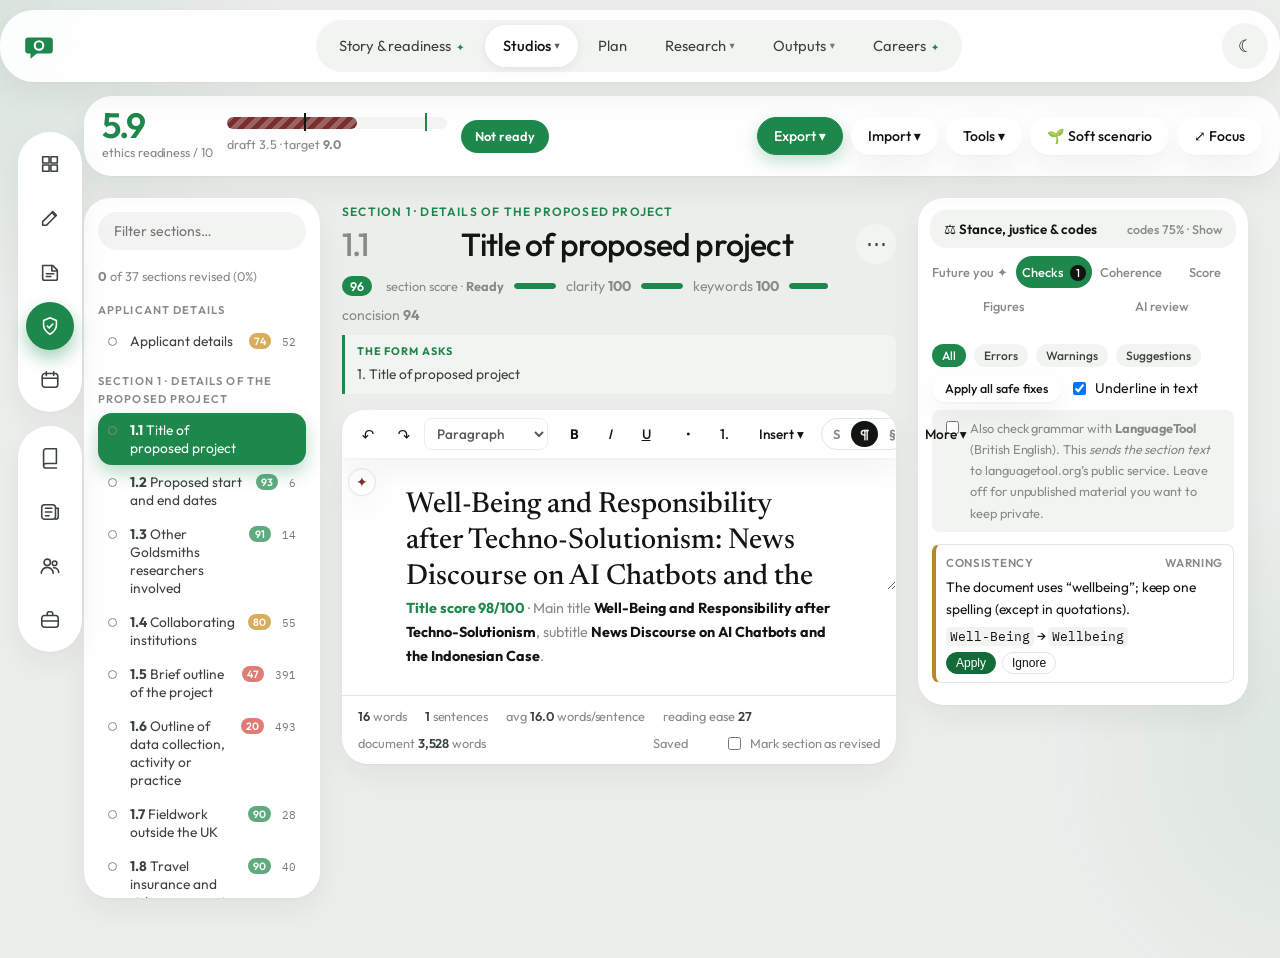
<file: ethics.html>
<!doctype html>
<html lang="en">
<head>
<meta charset="utf-8">
<meta name="viewport" content="width=device-width, initial-scale=1">
<title>Ethics Studio</title>
<meta name="description" content="Revise the Goldsmiths REISC ethics form section by section, with checks, supervisor questions and a live ethics-readiness score.">
<link rel="preconnect" href="https://fonts.googleapis.com">
<link rel="preconnect" href="https://fonts.gstatic.com" crossorigin>
<link href="https://fonts.googleapis.com/css2?family=IBM+Plex+Mono:wght@400;500&family=IBM+Plex+Sans:wght@400;500;600&family=Newsreader:ital,opsz,wght@0,6..72,400;0,6..72,500;1,6..72,400;1,6..72,500&display=swap" rel="stylesheet">
<link rel="stylesheet" href="assets/style.css?v=20261023d">
<link rel="icon" href="data:image/svg+xml,%3Csvg xmlns='http://www.w3.org/2000/svg' viewBox='0 0 32 32'%3E%3Cpath d='M6 8h20a3 3 0 0 1 3 3v9a3 3 0 0 1-3 3H14l-6 5v-5H6a3 3 0 0 1-3-3v-9a3 3 0 0 1 3-3z' fill='%23b14d26'/%3E%3Ccircle cx='16' cy='15.5' r='4' fill='none' stroke='%23fff' stroke-width='2'/%3E%3C/svg%3E">
<script src="assets/site.js?v=20261023d"></script>
<script src="assets/ethics-text.js?v=20261023d"></script>
<script src="assets/ethics-rubric.js?v=20261023d"></script>
<script src="assets/upgrade-text.js?v=20261023d"></script>
<script src="assets/docstore.js?v=20261023d"></script>
<script src="assets/figlib.js?v=20261023d"></script>
<script src="assets/checks.js?v=20261023d"></script>
<script src="assets/jobs.js?v=20261023d"></script>
<script src="assets/careers-data.js?v=20261023d"></script>
<script src="assets/muse.js?v=20261023d"></script>
<script src="assets/insight.js?v=20261023d"></script>
<script src="assets/figgen.js?v=20261023d"></script>
<script src="assets/titlekit.js?v=20261023d"></script>
<script src="assets/paraphrase.js?v=20261023d"></script>
<script src="assets/cheer.js?v=20261023d"></script>
<style>
  :root { --maxw: 1480px; }
  body { font-size: 15.5px; }
  .studio-top { position: sticky; top: 61px; z-index: 40; background: color-mix(in srgb, var(--bg) 92%, transparent); backdrop-filter: blur(8px); -webkit-backdrop-filter: blur(8px); border-bottom: 1px solid var(--line); }
  .studio-top .wrap { display:flex; flex-wrap: wrap; gap: 10px 22px; align-items:center; padding-top: 10px; padding-bottom: 10px; }
  .scorebox { display:flex; align-items:center; gap: 14px; }
  .scorebox .num { font-family: var(--serif); font-size: 2rem; line-height: 1; }
  .scorebox .sub { font-size: .78rem; color: var(--muted); }
  .sbar { position: relative; width: 220px; height: 10px; border-radius: 999px; background: var(--surface-2); }
  .sbar .fill { position:absolute; left:0; top:0; bottom:0; border-radius:999px; background: var(--accent); transition: width .3s; }
  .sbar .mk { position:absolute; top:-4px; width: 2px; height: 18px; background: var(--ink); }
  .sbar .mk.t { background: var(--ok); }
  .verdict { font-size: .8rem; font-weight: 600; padding: 4px 10px; border-radius: 999px; background: var(--accent-soft); color: var(--accent); }
  .verdict.ok { background: color-mix(in srgb, var(--ok) 15%, transparent); color: var(--ok); }
  .top-actions { margin-left: auto; display:flex; gap: 8px; flex-wrap: wrap; align-items:center; }
  .top-actions .btn { font-size: .82rem; padding: 7px 13px; }
  .menu { position: relative; }
  .menu-list { position:absolute; right:0; top: calc(100% + 6px); background: var(--surface); border: 1px solid var(--line); border-radius: 12px; box-shadow: var(--shadow); padding: 6px; min-width: 250px; display:none; z-index: 60; }
  .menu.open .menu-list { display:block; }
  .menu-list button { display:block; width:100%; text-align:left; background:none; border:0; padding: 9px 12px; border-radius: 8px; font: 500 .88rem var(--sans); color: var(--ink); cursor:pointer; }
  .menu-list button:hover { background: var(--surface-2); }
  .menu-list small { display:block; color: var(--muted); font-weight: 400; }

  .studio { display:grid; grid-template-columns: 250px minmax(0,1fr) 380px; gap: 22px; padding-top: 20px; padding-bottom: 60px; align-items:start; }
  @media (max-width: 1180px){ .studio { grid-template-columns: 230px minmax(0,1fr); } .panel { grid-column: 1 / -1; } }
  @media (max-width: 780px){ .studio { grid-template-columns: 1fr; } .side { display:none; } .mobile-pick { display:block !important; } }
  .mobile-pick { display:none; margin-bottom: 12px; }
  @media (max-width: 780px){ .studio-top { position: static; } .toolbar { position: static; } .sbar { width: 140px; } .scorebox .num { font-size: 1.6rem; } }
  .mobile-pick select { width:100%; padding: 10px; border-radius: 10px; border:1px solid var(--line); background: var(--surface); color: var(--ink); font: 500 .95rem var(--sans); }

  .side { position: sticky; top: 140px; max-height: calc(100vh - 160px); overflow:auto; padding-right: 4px; }
  .side input[type=search] { width: 100%; padding: 8px 12px; border-radius: 10px; border: 1px solid var(--line); background: var(--surface); color: var(--ink); font: .88rem var(--sans); margin-bottom: 10px; }
  .side .grp { font-size: .7rem; text-transform: uppercase; letter-spacing: .1em; color: var(--muted); margin: 14px 0 4px; font-weight: 600; }
  .side button.sec { display:grid; grid-template-columns: 14px 1fr auto; gap: 8px; align-items: baseline; width:100%; text-align:left; background:none; border:0; padding: 6px 8px; border-radius: 8px; cursor:pointer; color: var(--ink-2); font: .86rem var(--sans); }
  .side button.sec:hover { background: var(--surface-2); }
  .side button.sec[aria-current="true"] { background: var(--ink); color: var(--bg); }
  .side button.sec .wc { font-family: var(--mono); font-size: .7rem; opacity: .7; }
  .st { width: 9px; height: 9px; border-radius: 50%; border: 1.5px solid var(--muted); display:inline-block; }
  .st.edited { background: var(--gold); border-color: var(--gold); }
  .st.revised { background: var(--ok); border-color: var(--ok); }
  .side .prog { font-size: .8rem; color: var(--muted); margin: 6px 0 2px; }

  .doc-head { margin-bottom: 10px; }
  .doc-head .chap { font-size: .75rem; text-transform: uppercase; letter-spacing: .1em; color: var(--accent); font-weight: 600; }
  .doc-head .hrow { display:flex; gap: 10px; align-items: baseline; flex-wrap: wrap; }
  .doc-head .numlbl { font-family: var(--serif); font-size: 1.7rem; color: var(--muted); }
  .doc-head input.heading { flex:1; min-width: 200px; font: 500 1.7rem var(--serif); background: transparent; border: 0; border-bottom: 1px dashed transparent; color: var(--ink); padding: 2px 0; }
  .doc-head input.heading:hover, .doc-head input.heading:focus { border-bottom-color: var(--line); outline: none; }
  .toolbar { position: sticky; top: 132px; z-index: 30; display:flex; flex-wrap: wrap; gap: 4px; align-items:center; background: var(--surface); border: 1px solid var(--line); border-radius: 12px 12px 0 0; padding: 6px; }
  .toolbar button, .toolbar select { border: 1px solid transparent; background: transparent; color: var(--ink); border-radius: 8px; height: 32px; min-width: 32px; padding: 0 8px; cursor: pointer; font: 500 .85rem var(--sans); }
  .toolbar button:hover { background: var(--surface-2); }
  .toolbar button.on { background: var(--ink); color: var(--bg); }
  .toolbar select { border-color: var(--line); background: var(--surface); }
  .toolbar .sep { width: 1px; height: 22px; background: var(--line); margin: 0 4px; }
  .toolbar .grow { flex: 1; }
  .findbar { display:none; gap: 6px; flex-wrap: wrap; align-items:center; background: var(--surface-2); border: 1px solid var(--line); border-top: 0; padding: 8px; }
  .findbar.open { display:flex; }
  .findbar input[type=text] { padding: 6px 10px; border-radius: 8px; border: 1px solid var(--line); background: var(--surface); color: var(--ink); font: .88rem var(--sans); width: 180px; }
  .findbar button { font-size: .8rem; padding: 5px 10px; }

  .paper { background: var(--surface); border: 1px solid var(--line); border-top: 0; border-radius: 0 0 12px 12px; box-shadow: var(--shadow); }
  .ed { min-height: 60vh; padding: 36px clamp(18px, 5vw, 64px); outline: none; font-family: var(--serif); font-size: 1.12rem; line-height: 1.7; color: var(--ink); }
  .ed p { margin: 0 0 1em; }
  .ed h3 { font-size: 1.3rem; margin: 1.2em 0 .5em; } .ed h4 { font-family: var(--serif); font-size: 1.12rem; font-weight: 600; margin: 1em 0 .4em; }
  .ed blockquote { border-left: 3px solid var(--line); margin: 1em 0; padding-left: 16px; color: var(--ink-2); }
  .ed table { border-collapse: collapse; width: 100%; font-family: var(--sans); font-size: .85rem; margin: 0 0 1.2em; }
  .ed th, .ed td { border: 1px solid var(--line); padding: 6px 8px; vertical-align: top; }
  .ed th { background: var(--surface-2); font-size: .78rem; }
  .ed figure { margin: 1em 0 .4em; text-align: center; background: #fff; border: 1px solid var(--line); border-radius: 8px; padding: 10px; }
  .ed figure img { max-width: 100%; height: auto; }
  .ed p.caption { font-family: var(--sans); font-size: .88rem; color: var(--ink-2); }
  .ed .flash { background: var(--gold-soft); transition: background 1.2s; }
  .ed.title-mode { min-height: 0; }
  textarea.title-input { width: 100%; border: 0; outline: none; resize: vertical; min-height: 120px; padding: 30px clamp(18px, 5vw, 64px); font: 500 1.8rem/1.25 var(--serif); background: transparent; color: var(--ink); }
  .title-preview { padding: 0 clamp(18px, 5vw, 64px) 26px; color: var(--muted); font-size: .9rem; }
  .title-preview b { color: var(--ink); }
  ::highlight(chk-error) { text-decoration: underline wavy #d0392b; text-decoration-thickness: 1.5px; background-color: rgba(208,57,43,.08); }
  ::highlight(chk-warn) { text-decoration: underline wavy #c28a12; text-decoration-thickness: 1.5px; }
  ::highlight(chk-info) { text-decoration: underline dotted #4a7fbf; text-decoration-thickness: 1.5px; }
  ::highlight(find-hit) { background-color: rgba(255, 200, 0, .45); }
  .statusbar { display:flex; flex-wrap: wrap; gap: 6px 18px; padding: 10px 16px; border-top: 1px solid var(--line); font-size: .8rem; color: var(--muted); }
  .statusbar b { color: var(--ink-2); font-weight: 600; }
  .statusbar .grow { flex:1; }
  .rev-toggle { display:inline-flex; align-items:center; gap: 6px; cursor:pointer; }

  .panel { position: sticky; top: 140px; max-height: calc(100vh - 160px); overflow: auto; background: var(--surface); border: 1px solid var(--line); border-radius: 12px; }
  @media (max-width: 1180px){ .panel { position: static; max-height: none; } .side { position: static; max-height: 70vh; } }
  .ptabs { display:flex; gap: 2px; padding: 6px; border-bottom: 1px solid var(--line); position: sticky; top: 0; background: var(--surface); z-index: 2; flex-wrap: wrap; }
  .ptabs button { flex: 1; border: 0; background: transparent; padding: 8px 6px; border-radius: 8px; font: 600 .8rem var(--sans); color: var(--muted); cursor: pointer; white-space: nowrap; }
  .ptabs button[aria-selected="true"] { background: var(--surface-2); color: var(--ink); }
  .ptabs .cnt { font-family: var(--mono); font-size: .7rem; background: var(--accent); color: #fff; border-radius: 999px; padding: 1px 6px; margin-left: 3px; }
  .pbody { padding: 14px; }
  .pbody h4 { margin: 4px 0 8px; font-size: .95rem; }
  .issue { border: 1px solid var(--line); border-left: 4px solid var(--c); border-radius: 8px; padding: 8px 10px; margin-bottom: 8px; cursor: pointer; font-size: .86rem; }
  .issue:hover { background: var(--surface-2); }
  .issue .ih { display:flex; justify-content: space-between; gap: 8px; font-size: .72rem; text-transform: uppercase; letter-spacing: .06em; color: var(--muted); font-weight: 600; }
  .issue .im { margin: 4px 0; }
  .issue code { font-family: var(--mono); font-size: .8rem; background: var(--surface-2); padding: 1px 4px; border-radius: 4px; }
  .issue .ia { display:flex; gap: 6px; margin-top: 4px; }
  .issue .ia button { font-size: .75rem; padding: 3px 9px; border-radius: 999px; border: 1px solid var(--line); background: var(--surface); color: var(--ink); cursor: pointer; }
  .issue .ia button.primary { background: var(--teal); color: #fff; border-color: var(--teal); }
  .sev-error { --c: var(--bad); } .sev-warn { --c: var(--gold); } .sev-info { --c: #4a7fbf; }
  .chips.small .chip { font-size: .75rem; padding: 4px 10px; }
  .coh-score { display:flex; align-items: center; gap: 14px; margin-bottom: 10px; }
  .coh-score .num { font-family: var(--serif); font-size: 2.4rem; line-height: 1; }
  .threads { display:flex; flex-wrap: wrap; gap: 6px; margin: 8px 0 14px; }
  .threads span { font-size: .75rem; padding: 3px 9px; border-radius: 999px; border: 1px solid var(--line); color: var(--muted); }
  .threads span.on { background: var(--teal-soft); color: var(--teal); border-color: transparent; }
  .crit { border-top: 1px solid var(--line); padding: 10px 0; }
  .crit .cn { display:flex; justify-content: space-between; gap: 8px; font-weight: 600; font-size: .88rem; cursor: pointer; }
  .crit .cs { display:grid; grid-template-columns: 1fr auto; gap: 8px; align-items:center; margin-top: 6px; font-size: .8rem; color: var(--muted); }
  .crit .cb { position: relative; height: 8px; background: var(--surface-2); border-radius: 999px; }
  .crit .cb i { position:absolute; left:0; top:0; bottom:0; border-radius:999px; background: var(--accent); }
  .crit .cb .t { position:absolute; top:-3px; width:2px; height:14px; background: var(--ok); }
  .crit .cb .b { position:absolute; top:-3px; width:2px; height:14px; background: var(--ink); }
  .crit details { margin-top: 6px; font-size: .82rem; }
  .crit details summary { cursor: pointer; color: var(--muted); }
  .crit ul { list-style: none; margin: 6px 0 0; padding: 0; display:grid; gap: 4px; }
  .crit li { display:grid; grid-template-columns: 18px 1fr auto; gap: 6px; align-items: baseline; }
  .crit li .ok { color: var(--ok); } .crit li .no { color: var(--bad); }
  .crit li a { font-size: .75rem; cursor: pointer; }
  .crit .ov { display:flex; align-items:center; gap: 8px; margin-top: 6px; }
  .crit .ov input[type=range] { flex: 1; accent-color: var(--accent); }
  .figitem { border: 1px solid var(--line); border-radius: 10px; padding: 10px; margin-bottom: 12px; }
  .figitem img { width: 100%; height: auto; background: #fff; border-radius: 6px; border: 1px solid var(--line); }
  .figitem h5 { margin: 8px 0 2px; font-size: .9rem; }
  .figitem p { margin: 0 0 8px; font-size: .78rem; color: var(--muted); }
  .figitem .acts { display:flex; gap: 6px; flex-wrap: wrap; }
  .figitem .acts button { font-size: .75rem; padding: 4px 10px; border-radius: 999px; border: 1px solid var(--line); background: var(--surface); color: var(--ink); cursor: pointer; }
  .figitem .acts button.primary { background: var(--ink); color: var(--bg); border-color: var(--ink); }
  .lt-row { display:flex; gap: 8px; align-items: flex-start; font-size: .8rem; color: var(--muted); margin: 8px 0 12px; padding: 8px 10px; background: var(--surface-2); border-radius: 8px; }
  .toast { position: fixed; bottom: 20px; left: 50%; transform: translateX(-50%); background: var(--ink); color: var(--bg); padding: 10px 18px; border-radius: 999px; font-size: .88rem; z-index: 100; opacity: 0; transition: opacity .25s; pointer-events: none; }
  .toast.show { opacity: 1; }
  dialog.modal { border: 1px solid var(--line); border-radius: 14px; background: var(--surface); color: var(--ink); width: min(900px, 94vw); max-height: 86vh; padding: 0; }
  dialog.modal::backdrop { background: rgba(10,8,5,.55); }
  dialog.modal .mh { display:flex; justify-content: space-between; align-items:center; padding: 14px 18px; border-bottom: 1px solid var(--line); position: sticky; top: 0; background: var(--surface); }
  dialog.modal .mb { padding: 18px; overflow: auto; max-height: calc(86vh - 60px); }
  .diff { font-family: var(--serif); font-size: 1.02rem; line-height: 1.7; white-space: pre-wrap; }
  .diff del { background: color-mix(in srgb, var(--bad) 18%, transparent); color: var(--bad); }
  .diff ins { background: color-mix(in srgb, var(--ok) 18%, transparent); color: var(--ok); text-decoration: none; }
  .hist li { display:flex; justify-content: space-between; gap: 10px; padding: 8px 0; border-bottom: 1px solid var(--line); font-size: .9rem; }
  .sbar .fill { background: var(--muse, var(--accent)); }
  .paper { position: relative; }
  .para-badge { position: absolute; left: 6px; width: 28px; height: 28px; border-radius: 50%; border: 1px solid var(--line); background: var(--surface); color: var(--muse, var(--accent)); font-size: 14px; cursor: pointer; z-index: 5; box-shadow: var(--shadow); display: grid; place-items: center; transition: transform .15s; }
  .para-badge:hover { transform: scale(1.12); }
  .hovertip { position: fixed; z-index: 90; max-width: 340px; background: var(--surface); color: var(--ink); border: 1px solid var(--line); border-left: 4px solid var(--c, var(--accent)); border-radius: 10px; box-shadow: 0 10px 30px rgba(0,0,0,.18); padding: 10px 12px; font-size: .86rem; }
  .hovertip .ht-cat { font-size: .7rem; text-transform: uppercase; letter-spacing: .07em; color: var(--muted); font-weight: 600; }
  .hovertip .ht-fix { margin-top: 6px; }
  .hovertip code { font-family: var(--mono); font-size: .8rem; background: var(--surface-2); padding: 1px 4px; border-radius: 4px; }
  .hovertip .ht-acts { display: flex; gap: 6px; margin-top: 8px; }
  .hovertip .ht-acts button, .insight-card .ic-act { font-size: .75rem; padding: 4px 10px; border-radius: 999px; border: 1px solid var(--line); background: var(--surface); color: var(--ink); cursor: pointer; }
  .hovertip .ht-acts button.primary, .insight-card .ic-act.primary { background: var(--teal); color: #fff; border-color: var(--teal); }
  .insight-card { position: fixed; z-index: 95; width: min(430px, calc(100vw - 24px)); max-height: 76vh; overflow: auto; background: var(--surface); color: var(--ink); border: 1px solid var(--line); border-radius: 14px; box-shadow: 0 18px 50px rgba(0,0,0,.25); }
  .insight-card .ic-head { display:flex; justify-content: space-between; align-items: center; padding: 12px 14px; border-bottom: 1px solid var(--line); position: sticky; top: 0; background: var(--surface); z-index: 1; }
  .insight-card .ic-head b { font: 500 1.05rem var(--serif); }
  .insight-card .ic-body { padding: 12px 14px; }
  .insight-card h6 { margin: 10px 0 6px; font-size: .72rem; text-transform: uppercase; letter-spacing: .08em; color: var(--muted); }
  .insight-card .sug { display:grid; grid-template-columns: 22px 1fr; gap: 8px; padding: 7px 0; border-bottom: 1px dashed var(--line); font-size: .86rem; }
  .insight-card .sug:last-child { border-bottom: 0; }
  .insight-card .sug .k { font-size: .7rem; font-weight: 600; text-transform: uppercase; letter-spacing: .06em; color: var(--muted); display:block; }
  .insight-card .tagrow { display:flex; flex-wrap: wrap; gap: 4px; }
  .insight-card .tagrow span { font-size: .7rem; padding: 2px 8px; border-radius: 999px; background: var(--surface-2); color: var(--ink-2); }
  .insight-card a.ic-act { text-decoration: none; display: inline-block; }
  .persona-chips { display:flex; gap: 6px; flex-wrap: wrap; margin-bottom: 8px; }
  .persona-chips button { display:flex; align-items:center; gap: 6px; border: 1px solid var(--line); background: var(--surface); color: var(--ink); border-radius: 999px; padding: 4px 10px 4px 4px; cursor: pointer; font: 500 .8rem var(--sans); }
  .persona-chips button[aria-pressed="true"] { border-color: var(--pc); box-shadow: inset 0 0 0 1px var(--pc); }
  .av { width: 24px; height: 24px; border-radius: 50%; display: grid; place-items: center; color: #fff; font: 600 .68rem var(--sans); flex: none; }
  .lens { border-radius: 12px; padding: 12px; background: color-mix(in srgb, var(--pc) 10%, var(--surface)); border: 1px solid color-mix(in srgb, var(--pc) 35%, transparent); }
  .lens .react { font-family: var(--serif); font-style: italic; font-size: 1rem; margin: 0 0 6px; }
  .lens .q { font-weight: 600; font-size: .92rem; margin: 0 0 8px; }
  .lens textarea { width: 100%; min-height: 70px; border-radius: 8px; border: 1px solid var(--line); background: var(--surface); color: var(--ink); padding: 8px; font: .88rem var(--sans); resize: vertical; }
  .lens .acts { display:flex; gap: 6px; flex-wrap: wrap; margin-top: 6px; }
  .magic-toggle { display:inline-flex; align-items:center; gap: 2px; border: 1px solid var(--line); border-radius: 999px; padding: 2px; margin-right: 4px; }
  .magic-toggle > span { padding: 0 4px 0 6px; color: var(--muse, var(--accent)); }
  .toolbar .magic-toggle button, .ic-head .magic-toggle button { height: 26px; min-width: 0; padding: 0 10px; border-radius: 999px; font: 600 .74rem var(--sans); border: 0; background: none; color: var(--muted); cursor: pointer; }
  .toolbar .magic-toggle button[aria-pressed="true"], .ic-head .magic-toggle button[aria-pressed="true"] { background: var(--ink); color: var(--bg); }
  ::highlight(sent-hover) { background-color: color-mix(in srgb, var(--muse, #b14d26) 16%, transparent); }
  .ic-tabs { display:flex; gap: 2px; padding: 6px 8px 0; border-bottom: 1px solid var(--line); position: sticky; top: 49px; background: var(--surface); z-index: 1; }
  .ic-tabs button { flex: 1; border: 0; border-bottom: 2px solid transparent; background: none; padding: 8px 4px; font: 600 .8rem var(--sans); color: var(--muted); cursor: pointer; white-space: nowrap; }
  .ic-tabs button[aria-selected="true"] { color: var(--ink); border-bottom-color: var(--muse, var(--accent)); }
  .ic-tabs .cnt { font-family: var(--mono); font-size: .68rem; background: var(--surface-2); color: var(--ink-2); border-radius: 999px; padding: 1px 6px; }
  .gen { border: 1px solid var(--line); border-radius: 12px; padding: 10px; margin-top: 4px; }
  .gen .gtypes { display:flex; flex-wrap: wrap; gap: 4px; margin-bottom: 8px; }
  .gen .gtypes button { font: 600 .72rem var(--sans); border: 1px solid var(--line); background: var(--surface); color: var(--ink-2); border-radius: 999px; padding: 3px 9px; cursor: pointer; }
  .gen .gtypes button[aria-pressed="true"] { background: var(--ink); color: var(--bg); border-color: var(--ink); }
  .gen .gprev { background: #fff; border-radius: 8px; border: 1px solid var(--line); padding: 6px; text-align: center; }
  .gen .gprev img { max-width: 100%; max-height: 260px; }
  .gen .gacts { display:flex; flex-wrap: wrap; gap: 6px; margin-top: 8px; }
  .gen details { margin-top: 8px; font-size: .8rem; }
  .gen details summary { cursor: pointer; color: var(--muted); }
  .gen textarea, .gen input[type=text] { width: 100%; border: 1px solid var(--line); border-radius: 8px; background: var(--surface); color: var(--ink); padding: 6px 8px; font: .82rem var(--sans); margin-top: 6px; }
  .gen textarea { min-height: 90px; resize: vertical; }
  .gen select { padding: 3px 6px; border-radius: 6px; border: 1px solid var(--line); background: var(--surface); color: var(--ink); font-size: .78rem; }
  #genHtml, #genHtml * { color: #1e1b16 !important; }
  #genHtml th { background: #eeeeee !important; }
  #genHtml td, #genHtml th { border-color: #cccccc !important; }
  #genHtml blockquote { border-left-color: #999 !important; }
  .scorebars { display:grid; gap: 3px; margin: 2px 0 8px; font-size: .74rem; }
  .scorebars div { display:grid; grid-template-columns: 96px 1fr 28px; gap: 6px; align-items:center; }
  .scorebars i { height: 6px; background: var(--surface-2); border-radius: 999px; overflow: hidden; display:block; }
  .scorebars b { display:block; height: 100%; border-radius: 999px; }
  .scorebars em { font-style: normal; font-family: var(--mono); text-align: right; }
  .scorebars .overall { display:block; color: var(--muted); }
  .sug .sc3 { display:flex; gap: 10px; flex-wrap: wrap; margin-top: 5px; font-size: .72rem; color: var(--muted); }
  .sug .sc3 span b { font-family: var(--mono); color: var(--ink); }
  .sug .prio { float: right; font: 600 .72rem var(--mono); padding: 1px 7px; border-radius: 999px; background: var(--surface-2); color: var(--ink); }
  .gen .prefs { display:flex; flex-wrap: wrap; gap: 8px; margin-top: 6px; align-items: center; }
  .lens details { margin-top: 6px; font-size: .8rem; }
  .lens details summary { cursor: pointer; color: var(--muted); }
  .lens details textarea { min-height: 60px; margin-top: 4px; }
  .disclaim { font-size: .72rem; color: var(--muted); margin-top: 8px; }
  .stampline { font-family: var(--mono); font-size: .72rem; letter-spacing: .06em; color: var(--muse, var(--accent)); border: 1.5px solid var(--muse, var(--accent)); border-radius: 4px; padding: 1px 6px; transform: rotate(-2deg); display: inline-block; }
  #museTop { font-size: .8rem; color: var(--muted); cursor: pointer; border: 1px dashed var(--line); border-radius: 999px; padding: 4px 10px; background: none; }
  #museTop:hover { color: var(--ink); }
  .sec-actions { display:flex; flex-wrap: wrap; gap: 6px; margin: 8px 0 12px; }
  .sec-actions button { font: 500 .78rem var(--sans); padding: 5px 11px; border-radius: 999px; border: 1px solid var(--line); background: var(--surface); color: var(--ink-2); cursor: pointer; }
  .sec-actions button:hover:not(:disabled) { border-color: var(--ink); color: var(--ink); }
  .sec-actions button.danger:hover:not(:disabled) { border-color: var(--bad); color: var(--bad); }
  .sec-actions button:disabled { opacity: .4; cursor: not-allowed; }
  .doc-head input.numin { width: 4.2em; font: 500 1.7rem var(--serif); color: var(--muted); background: transparent; border: 0; border-bottom: 1px dashed transparent; padding: 2px 0; }
  .doc-head input.numin:hover, .doc-head input.numin:focus { border-bottom-color: var(--line); outline: none; }
  .form-grid { display:grid; gap: 12px; }
  .form-grid label { display:grid; gap: 4px; font-size: .85rem; font-weight: 600; }
  .form-grid input[type=text], .form-grid select { padding: 9px 12px; border-radius: 10px; border: 1px solid var(--line); background: var(--surface); color: var(--ink); font: .95rem var(--sans); }
  .form-grid .row { display:grid; grid-template-columns: 1fr 1fr; gap: 12px; }
  @media (max-width: 560px){ .form-grid .row { grid-template-columns: 1fr; } }
  .imp-table td, .imp-table th { font-size: .82rem; padding: 6px 8px; }
  .imp-table select { max-width: 220px; padding: 4px 6px; border-radius: 6px; border: 1px solid var(--line); background: var(--surface); color: var(--ink); font-size: .8rem; }
  .toast button { margin-left: 10px; background: none; border: 1px solid currentColor; color: inherit; border-radius: 999px; padding: 2px 10px; cursor: pointer; font: 600 .8rem var(--sans); }
  .toast.show { pointer-events: auto; }
  .sec-row { position: relative; }
  .sec-row.sub button.sec { padding-left: 26px; font-size: .82rem; }
  .sec-row .hov { position: absolute; right: 4px; top: 50%; transform: translateY(-50%); display: none; gap: 3px; }
  .sec-row:hover .hov, .sec-row:focus-within .hov, .sec-row.cur .hov { display: flex; }
  .sec-row:hover .wc, .sec-row.cur .wc { visibility: hidden; }
  .sec-row .hov button { width: 24px; height: 24px; border-radius: 6px; border: 1px solid var(--line); background: var(--surface); color: var(--ink); cursor: pointer; font-size: .78rem; display: grid; place-items: center; padding: 0; }
  .sec-row .hov button:hover { border-color: var(--ink); }
  .sec-row .hov button.arch:hover { border-color: var(--bad); color: var(--bad); }
  .add-in-ch { display: block; width: 100%; text-align: left; margin: 2px 0 6px; padding: 5px 8px 5px 30px; border: 1px dashed var(--line); border-radius: 8px; background: none; color: var(--muted); font: 500 .78rem var(--sans); cursor: pointer; }
  .add-in-ch:hover { color: var(--ink); border-color: var(--ink); }
  .side .del-grp summary { cursor: pointer; font-size: .75rem; color: var(--muted); margin-top: 14px; }
  .side .del-item { display:flex; justify-content: space-between; gap: 6px; align-items: center; font-size: .8rem; color: var(--muted); padding: 4px 8px; }
  .side .del-item button { font-size: .72rem; border: 1px solid var(--line); background: var(--surface); color: var(--ink); border-radius: 999px; padding: 2px 8px; cursor: pointer; }
  #wordGoal { font-size: .82rem; color: var(--muted); display: flex; align-items: center; gap: 6px; }
  #wordGoal b { color: var(--ink); }
  #wordGoal .wg { display: inline-block; width: 90px; height: 6px; border-radius: 999px; background: var(--surface-2); overflow: hidden; }
  #wordGoal .wg i { display: block; height: 100%; background: var(--muse, var(--accent)); border-radius: 999px; }
  .side .grp { display: flex; justify-content: space-between; gap: 6px; }
  .side .grp .gw { font-family: var(--mono); font-size: .66rem; letter-spacing: 0; text-transform: none; font-weight: 500; }
  .side .gbar { height: 4px; border-radius: 999px; background: var(--surface-2); margin: 2px 0 6px; overflow: hidden; }
  .side .gbar i { display: block; height: 100%; background: var(--teal); border-radius: 999px; }
  .ed p.prompt { color: var(--muted); border-left: 3px solid var(--gold); padding-left: 12px; font-size: .98rem; }
  textarea.prompt { width: 100%; min-height: 220px; font: .8rem var(--mono); border: 1px solid var(--line); border-radius: 8px; background: var(--surface-2); color: var(--ink); padding: 10px; }
</style>
<link rel="manifest" href="manifest.json">
<meta name="theme-color" content="#1e874b">
<meta name="apple-mobile-web-app-capable" content="yes">
<meta name="mobile-web-app-capable" content="yes">
<meta name="apple-mobile-web-app-status-bar-style" content="default">
<meta name="apple-mobile-web-app-title" content="Oktifani PhD">
<link rel="apple-touch-icon" href="assets/icons/apple-touch-icon.png">
</head>
<body>
<div class="draft-ribbon"><strong>ETHICS STUDIO</strong> · Your ethics form is saved in this browser, separately from the upgrade and thesis · Student number and email are left out of this public copy</div>
<header class="site">
  <div class="wrap">
    <a class="brand" href="index.html">
      <svg class="brand-mark" viewBox="0 0 32 32" aria-hidden="true"><path d="M6 8h20a3 3 0 0 1 3 3v9a3 3 0 0 1-3 3H14l-6 5v-5H6a3 3 0 0 1-3-3v-9a3 3 0 0 1 3-3z" class="f-accent"/><circle cx="16" cy="15.5" r="4" fill="none" stroke="#fff" stroke-width="2"/></svg>
      Wellbeing &amp; Responsibility
    </a>
    <nav class="main" aria-label="Main">
      <a href="index.html">Story &amp; readiness</a>
      <div class="nav-dd"><button type="button" class="dd-btn on" aria-expanded="false" aria-haspopup="true">Studios<span class="dd-car" aria-hidden="true">▾</span></button><div class="dd-menu" hidden><a href="editor.html">Upgrade studio<small>Upgrade document · live rubric</small></a><a href="thesis.html">Thesis studio<small>Full PhD draft · viva readiness</small></a><a href="ethics.html" aria-current="page">Ethics studio<small>REISC ethics form · Goldsmiths standards</small></a></div></div>
      <a href="plan.html">Plan</a>
      <div class="nav-dd"><button type="button" class="dd-btn" aria-expanded="false" aria-haspopup="true">Research<span class="dd-car" aria-hidden="true">▾</span></button><div class="dd-menu" hidden><a href="literature.html">Literature<small>Papers related to your research, rated</small></a><a href="news.html">News analytics<small>Live news discourse, coded every 4 hours</small></a><a href="people.html">People &amp; stakeholders<small>Who researches this · who to interview</small></a></div></div>
      <div class="nav-dd"><button type="button" class="dd-btn" aria-expanded="false" aria-haspopup="true">Outputs<span class="dd-car" aria-hidden="true">▾</span></button><div class="dd-menu" hidden><a href="figures.html">Figures<small>Figure options for the thesis</small></a><a href="posters.html">Posters &amp; papers<small>Posters and paper plans</small></a></div></div>
      <a href="careers.html">Careers</a>
    </nav>
    <button class="theme-btn" type="button" aria-label="Toggle dark mode">☾</button>
  </div>
</header>

<div class="studio-top">
  <div class="wrap">
    <div class="scorebox" title="Weighted ethics-readiness score, updated live as you edit">
      <div><div class="num" id="liveScore">6.2</div><div class="sub">ethics readiness / 10</div></div>
      <div>
        <div class="sbar" aria-hidden="true"><div class="fill" id="sFill"></div><div class="mk" id="sBase"></div><div class="mk t" id="sTarget"></div></div>
        <div class="sub" style="margin-top:6px"><span id="sFrom">from 6.2</span> · target <b id="sTargetNum">7.7</b></div>
      </div>
      <span class="verdict" id="verdict">Major revisions</span>
    </div>
    <div class="sub" id="revProg" style="font-size:.82rem;color:var(--muted)"></div>
    <div class="sub" id="wordGoal" hidden></div>
    <button type="button" id="museTop" title="Change your muse in the Future you tab"></button>
    <div class="top-actions">
      <div class="menu" id="exportMenu">
        <button class="btn" type="button" id="exportBtn">Export ▾</button>
        <div class="menu-list" role="menu">
          <button data-exp="doc">Word document (.doc)<small>Whole ethics form, ready to paste into the REISC template</small></button>
          <button data-exp="html">Web page (.html)<small>Open in a browser and print to PDF</small></button>
          <button data-exp="txt">Plain text (.txt)</button>
          <button data-exp="json">Backup of all edits (.json)<small>Move edits to another browser</small></button>
          <button data-exp="site">Site data (ethics-text.js)<small>Commit to the repo to publish this draft</small></button>
        </div>
      </div>
      <a class="btn ghost" href="https://claude.ai/artifact/QHVfPRvosRnJqJiZYhWT3t" target="_blank" rel="noopener" title="Your saved discussions with the supervisor personas">💬 Supervision Room ↗</a>
      <button class="btn" type="button" id="wordBtn" title="Bring in text you edited in Microsoft Word (.docx)">Import from Word</button>
      <input type="file" id="wordFile" accept=".docx,application/vnd.openxmlformats-officedocument.wordprocessingml.document" hidden>
      <button class="btn ghost" type="button" id="importBtn">Import backup</button>
      <input type="file" id="importFile" accept="application/json,.json" hidden>
    </div>
  </div>
</div>

<main class="wrap studio">
  <aside class="side" aria-label="Sections">
    <input type="search" id="secFilter" placeholder="Filter sections…">
    <div class="prog" id="sideProg"></div>
    <div id="secList"></div>
    <button class="btn ghost" type="button" id="addSec" style="margin-top:12px;font-size:.8rem;padding:6px 12px">+ Add section</button>
  </aside>

  <section aria-label="Editor">
    <div class="mobile-pick"><select id="mobilePick" aria-label="Choose section"></select></div>
    <div class="doc-head">
      <div class="chap" id="chapLbl"></div>
      <div class="hrow"><input class="numin" id="numInput" aria-label="Section number" placeholder="—"><input class="heading" id="headingInput" aria-label="Section heading"></div>
      <div class="sec-actions" id="secActions">
        <button type="button" data-sa="add" title="Create a new section right after this one">＋ New section after</button>
        <button type="button" data-sa="dup" title="Copy this section as a new one">⧉ Duplicate</button>
        <button type="button" data-sa="up" title="Move this section up">↑ Move up</button>
        <button type="button" data-sa="down" title="Move this section down">↓ Move down</button>
        <button type="button" data-sa="sub" title="Add a numbered subsection under this section">＋ Subsection</button>
        <button type="button" data-sa="pull" hidden title="Replace this section with its latest version from the upgrade studio">⤓ Pull latest from upgrade</button>
        <button type="button" data-sa="del" class="danger" title="Archive this section (restore or reuse it later)">🗄 Archive</button>
      </div>
    </div>
    <div class="toolbar" id="toolbar" role="toolbar" aria-label="Formatting">
      <button data-cmd="undo" title="Undo (⌘Z)">↶</button>
      <button data-cmd="redo" title="Redo (⌘⇧Z)">↷</button>
      <span class="sep"></span>
      <select id="blockSel" title="Paragraph style" aria-label="Paragraph style">
        <option value="p">Paragraph</option><option value="h3">Subheading</option><option value="h4">Minor heading</option><option value="blockquote">Block quote</option>
      </select>
      <button data-cmd="bold" title="Bold (⌘B)"><b>B</b></button>
      <button data-cmd="italic" title="Italic (⌘I)"><i>I</i></button>
      <button data-cmd="underline" title="Underline (⌘U)"><u>U</u></button>
      <button data-cmd="superscript" title="Superscript">x²</button>
      <span class="sep"></span>
      <button data-cmd="insertUnorderedList" title="Bulleted list">• List</button>
      <button data-cmd="insertOrderedList" title="Numbered list">1. List</button>
      <button data-act="link" title="Link">Link</button>
      <span class="sep"></span>
      <button data-act="table" title="Insert table">Table</button>
      <button data-act="row" title="Add row below (cursor in table)">+Row</button>
      <button data-act="col" title="Add column right (cursor in table)">+Col</button>
      <button data-act="delrow" title="Delete row (cursor in table)">−Row</button>
      <button data-act="figure" title="Insert a black-and-white figure">Figure</button>
      <span class="sep"></span>
      <button data-cmd="removeFormat" title="Clear formatting">Tx</button>
      <button data-act="find" title="Find & replace (⌘F)">Find</button>
      <span class="grow"></span>
      <span class="magic-toggle" role="group" aria-label="Review by"><span>✦</span><button type="button" data-magic="sent" title="Review one sentence at a time">Sentence</button><button type="button" data-magic="para" title="Review one paragraph at a time">Paragraph</button><button type="button" data-magic="sect" title="Review the whole section">Section</button></span>
      <button data-act="compare" title="Compare with original">Compare</button>
      <button data-act="history" title="Version history">History</button>
      <button data-act="restore" title="Restore original text for this section">Restore</button>
    </div>
    <div class="findbar" id="findbar">
      <input type="text" id="findIn" placeholder="Find" aria-label="Find">
      <input type="text" id="replIn" placeholder="Replace with" aria-label="Replace with">
      <label class="small"><input type="checkbox" id="findCase"> Match case</label>
      <button class="btn ghost" id="findNext" type="button">Next</button>
      <button class="btn ghost" id="replOne" type="button">Replace</button>
      <button class="btn ghost" id="replAll" type="button">Replace all</button>
      <label class="small"><input type="checkbox" id="findAll"> All sections</label>
      <span class="small muted" id="findCount"></span>
    </div>
    <div class="paper" id="paper">
      <button class="para-badge" id="paraBadge" type="button" hidden title="Ideas, suggestions and supervisor questions for this paragraph" aria-label="Open paragraph insights">✦</button>
      <div id="titleWrap" hidden>
        <textarea class="title-input" id="titleInput" aria-label="Document title"></textarea>
        <div class="title-preview" id="titlePreview"></div>
      </div>
      <article class="ed" id="ed" contenteditable="true" spellcheck="true" lang="en-GB" aria-label="Section text"></article>
      <div class="statusbar">
        <span><b id="wc">0</b> words</span>
        <span><b id="sc">0</b> sentences</span>
        <span>avg <b id="asl">0</b> words/sentence</span>
        <span>reading ease <b id="fre">–</b></span>
        <span>document <b id="dwc">0</b> words</span>
        <span class="grow"></span>
        <span id="saveState">Saved</span>
        <span id="stamp"></span>
        <label class="rev-toggle"><input type="checkbox" id="revisedBox"> Mark section as revised</label>
      </div>
    </div>
  </section>

  <aside class="panel" aria-label="Checks and tools">
    <div class="ptabs" role="tablist">
      <button role="tab" data-p="future" aria-selected="false">Future you ✦</button>
      <button role="tab" data-p="checks" aria-selected="true">Checks <span class="cnt" id="cntChecks">0</span></button>
      <button role="tab" data-p="coh" aria-selected="false">Coherence</button>
      <button role="tab" data-p="score" aria-selected="false">Score</button>
      <button role="tab" data-p="figs" aria-selected="false">Figures</button>
      <button role="tab" data-p="ai" aria-selected="false">AI review</button>
    </div>
    <div class="pbody" id="p-future" hidden></div>
    <div class="pbody" id="p-checks">
      <div class="chips small" id="sevFilter" style="margin-bottom:8px">
        <button class="chip" data-s="all" aria-pressed="true">All</button>
        <button class="chip" data-s="error" aria-pressed="false">Errors</button>
        <button class="chip" data-s="warn" aria-pressed="false">Warnings</button>
        <button class="chip" data-s="info" aria-pressed="false">Suggestions</button>
      </div>
      <div style="display:flex;gap:8px;flex-wrap:wrap;margin-bottom:8px">
        <button class="btn ghost" id="fixAll" type="button" style="font-size:.78rem;padding:5px 12px">Apply all safe fixes</button>
        <label class="small" style="display:flex;align-items:center;gap:6px"><input type="checkbox" id="underlines" checked> Underline in text</label>
      </div>
      <div class="lt-row"><input type="checkbox" id="ltToggle" style="margin-top:3px"><label for="ltToggle">Also check grammar with <strong>LanguageTool</strong> (British English). This <em>sends the section text</em> to languagetool.org’s public service. Leave off for unpublished material you want to keep private.</label></div>
      <div id="issueList"></div>
    </div>
    <div class="pbody" id="p-coh" hidden></div>
    <div class="pbody" id="p-score" hidden></div>
    <div class="pbody" id="p-figs" hidden>
      <button class="btn" type="button" id="genFromCursor" style="font-size:.8rem;padding:6px 12px;margin-bottom:10px">✨ Generate a figure from the paragraph at my cursor</button>
      <p class="small muted" style="margin-top:0">Black-and-white, print-safe figures. “Insert” places the figure and a numbered caption at the cursor. “PNG” gives a 3× image for Word.</p>
      <div id="figList"></div>
    </div>
    <div class="pbody" id="p-ai" hidden>
      <p class="small muted" style="margin-top:0">A ready-made examiner prompt with this section and the rubric. Copy it into Claude for a deeper coherence and argument review. Nothing is sent unless you paste it.</p>
      <label class="small"><input type="checkbox" id="aiWhole"> Whole document instead of this section</label>
      <textarea class="prompt" id="aiPrompt" readonly></textarea>
      <div style="display:flex;gap:8px;margin-top:8px"><button class="btn" id="aiCopy" type="button">Copy prompt</button><a class="btn ghost" href="https://claude.ai/new" target="_blank" rel="noopener">Open Claude ↗</a></div>
    </div>
  </aside>
</main>

<dialog class="modal" id="modal"><div class="mh"><strong id="modalTitle"></strong><button class="btn ghost" id="modalClose" type="button">Close</button></div><div class="mb" id="modalBody"></div></dialog>
<div class="toast" id="toast" role="status" aria-live="polite"></div>
<div class="hovertip" id="hoverTip" hidden role="tooltip"></div>
<div class="insight-card" id="insightCard" hidden role="dialog" aria-label="Paragraph insights"></div>

<script>
window.STUDIO_FUTURE = window.ETHICS_FUTURE;
window.STUDIO_CONFIG = {
  ns: "-ethics",
  store: window.DocStore.create("wr-ethics-v1", window.ETHICS_DOC),
  rubric: window.ETHICS_RUBRIC, verdict: window.ETHICS_VERDICT,
  rqSection: "e1-5",
  subtitle: "Ethical Approval Form (EAF1: PGR) · draft", filePrefix: "Ethics_Form_draft", backupPrefix: "ethics-edits-backup",
  siteFile: "ethics-text.js", siteVar: "ETHICS_DOC", formImport: true, strict: true,
  examiner: "departmental research ethics reviewer (Goldsmiths REISC) applying the Goldsmiths Code of Practice on Research Ethics, UKRIO, the ESRC Framework for Research Ethics and UK GDPR", docLabel: "ethics form"
};
</script>
<script src="assets/secscore.js?v=20261023d"></script>
<script src="assets/scope.js?v=20261023d"></script>
<script src="assets/zotero.js?v=20261023d"></script>
<script src="assets/nvivo.js?v=20261023d"></script>
<script src="assets/stance.js?v=20261023d"></script>
<script src="assets/formimport.js?v=20261023d"></script>
<script src="assets/studio.js?v=20261023d"></script>
<script src="assets/studio-ux.js?v=20261023d"></script>
</body>
</html>
</file>
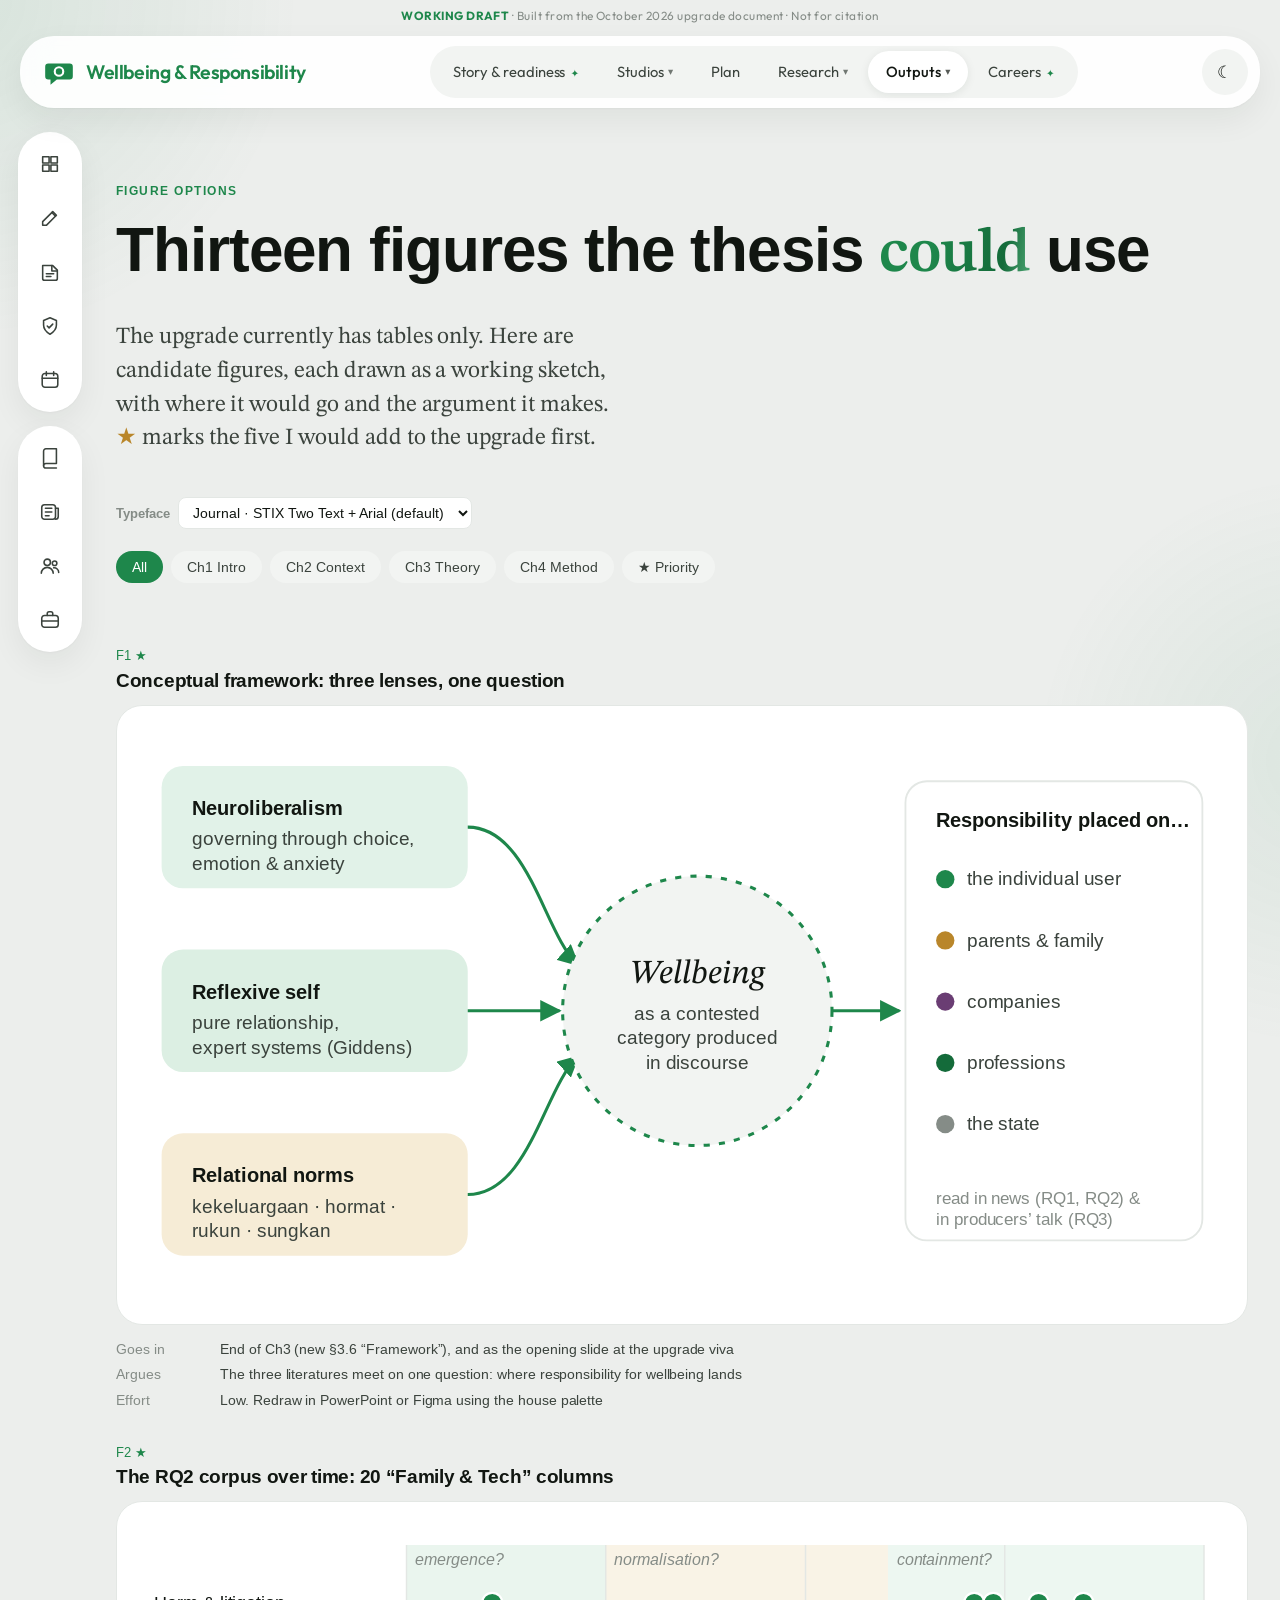
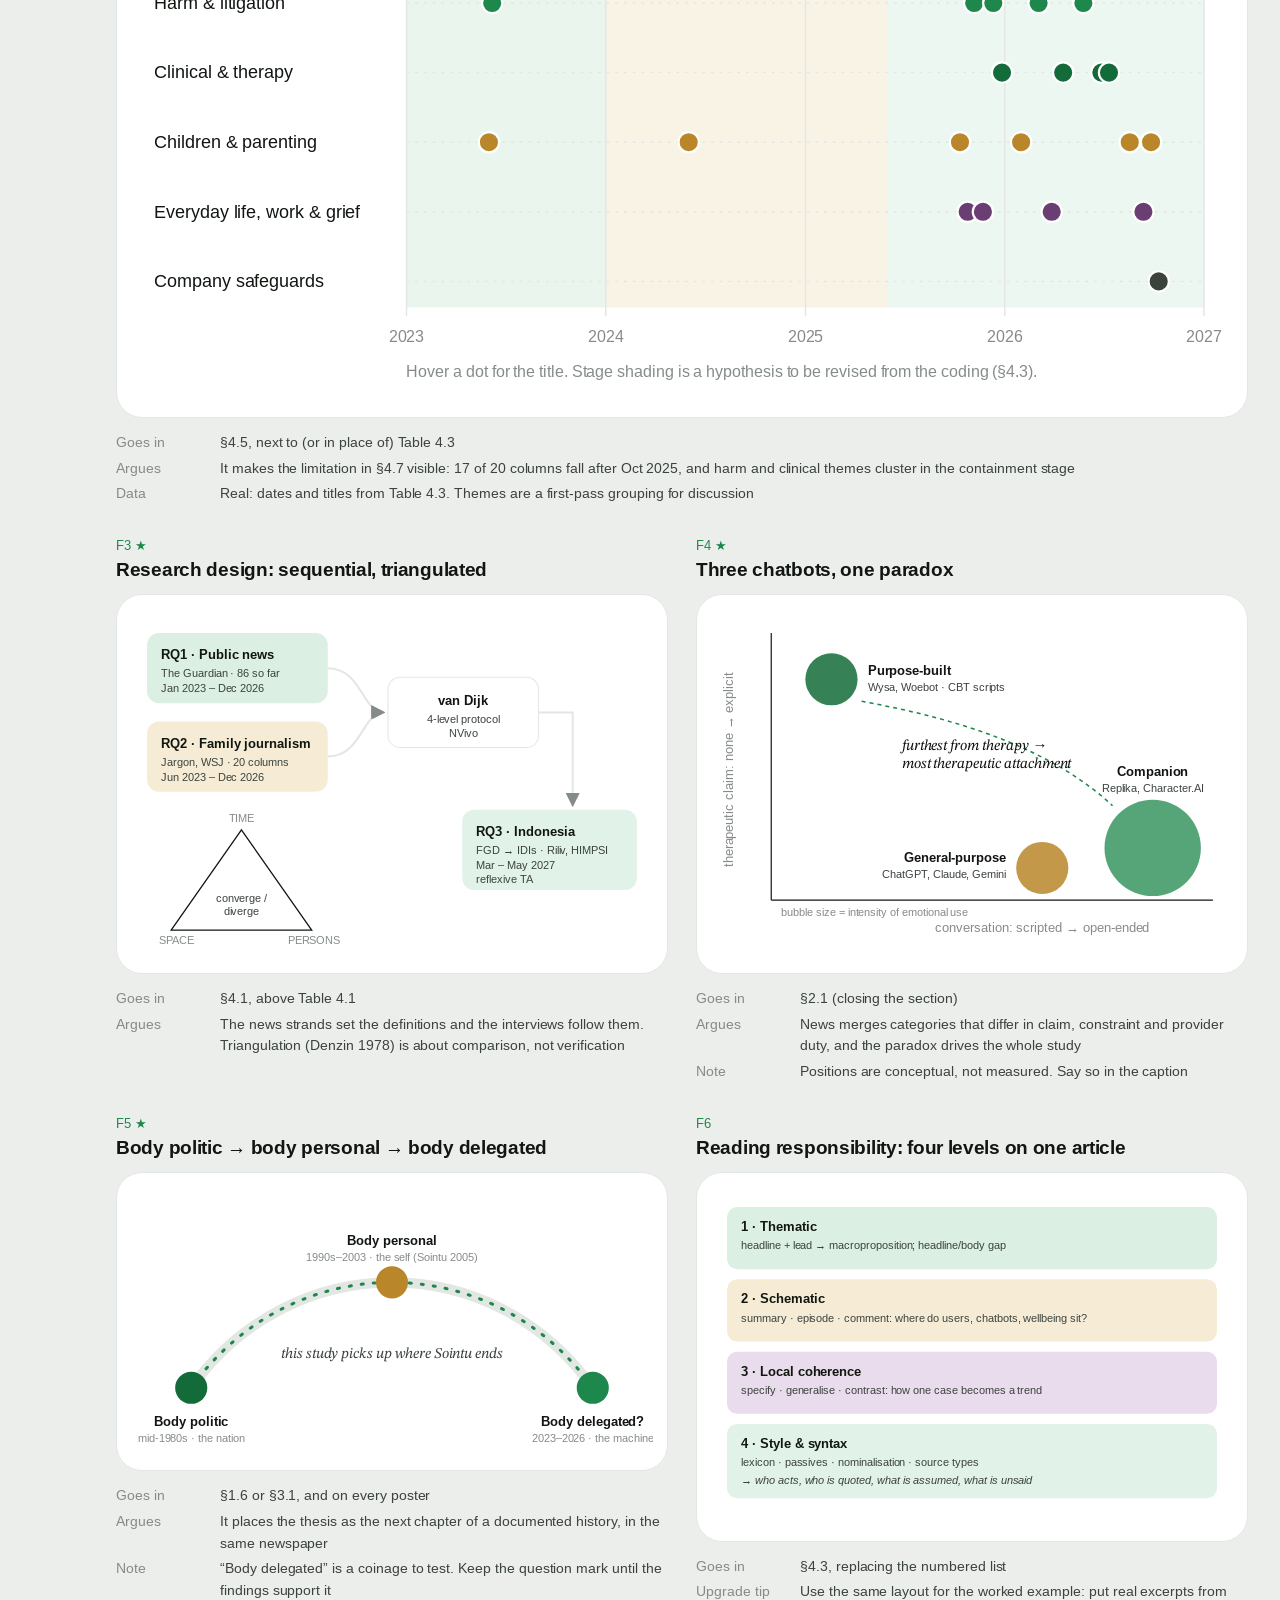
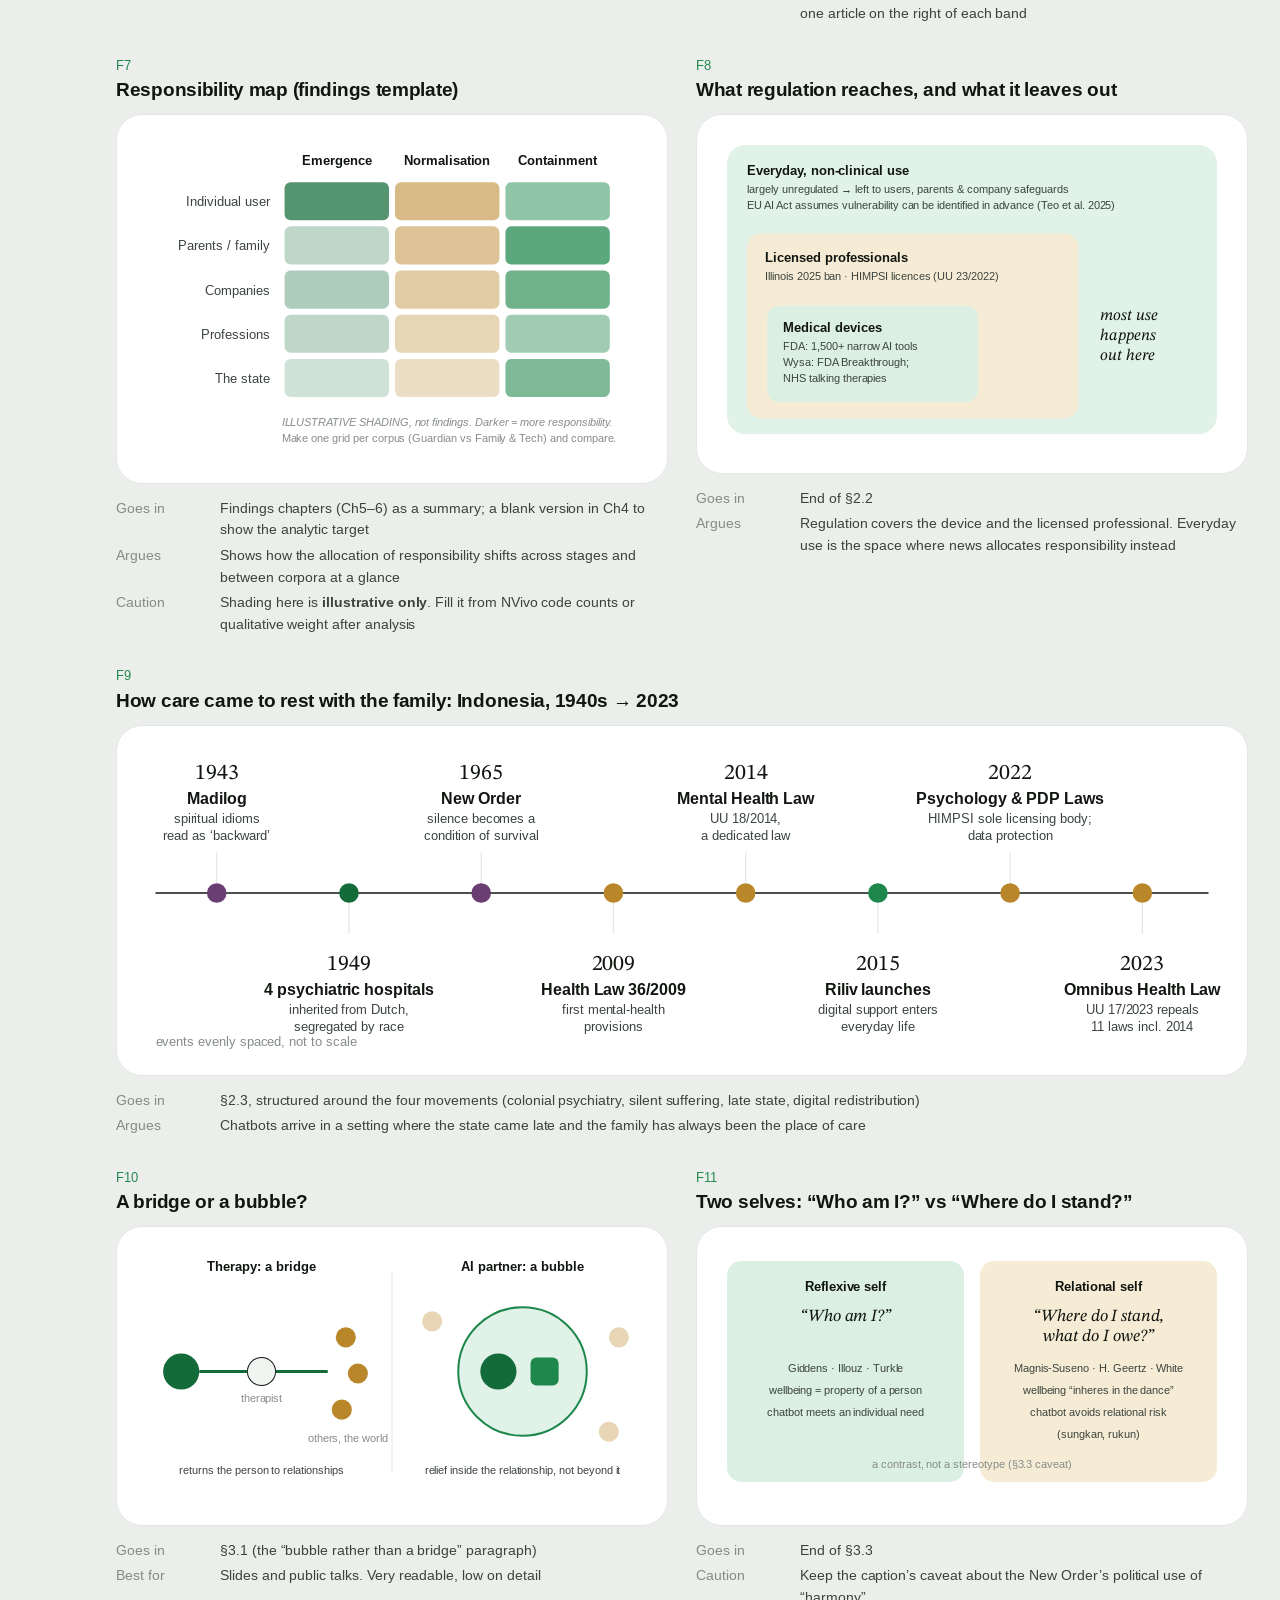
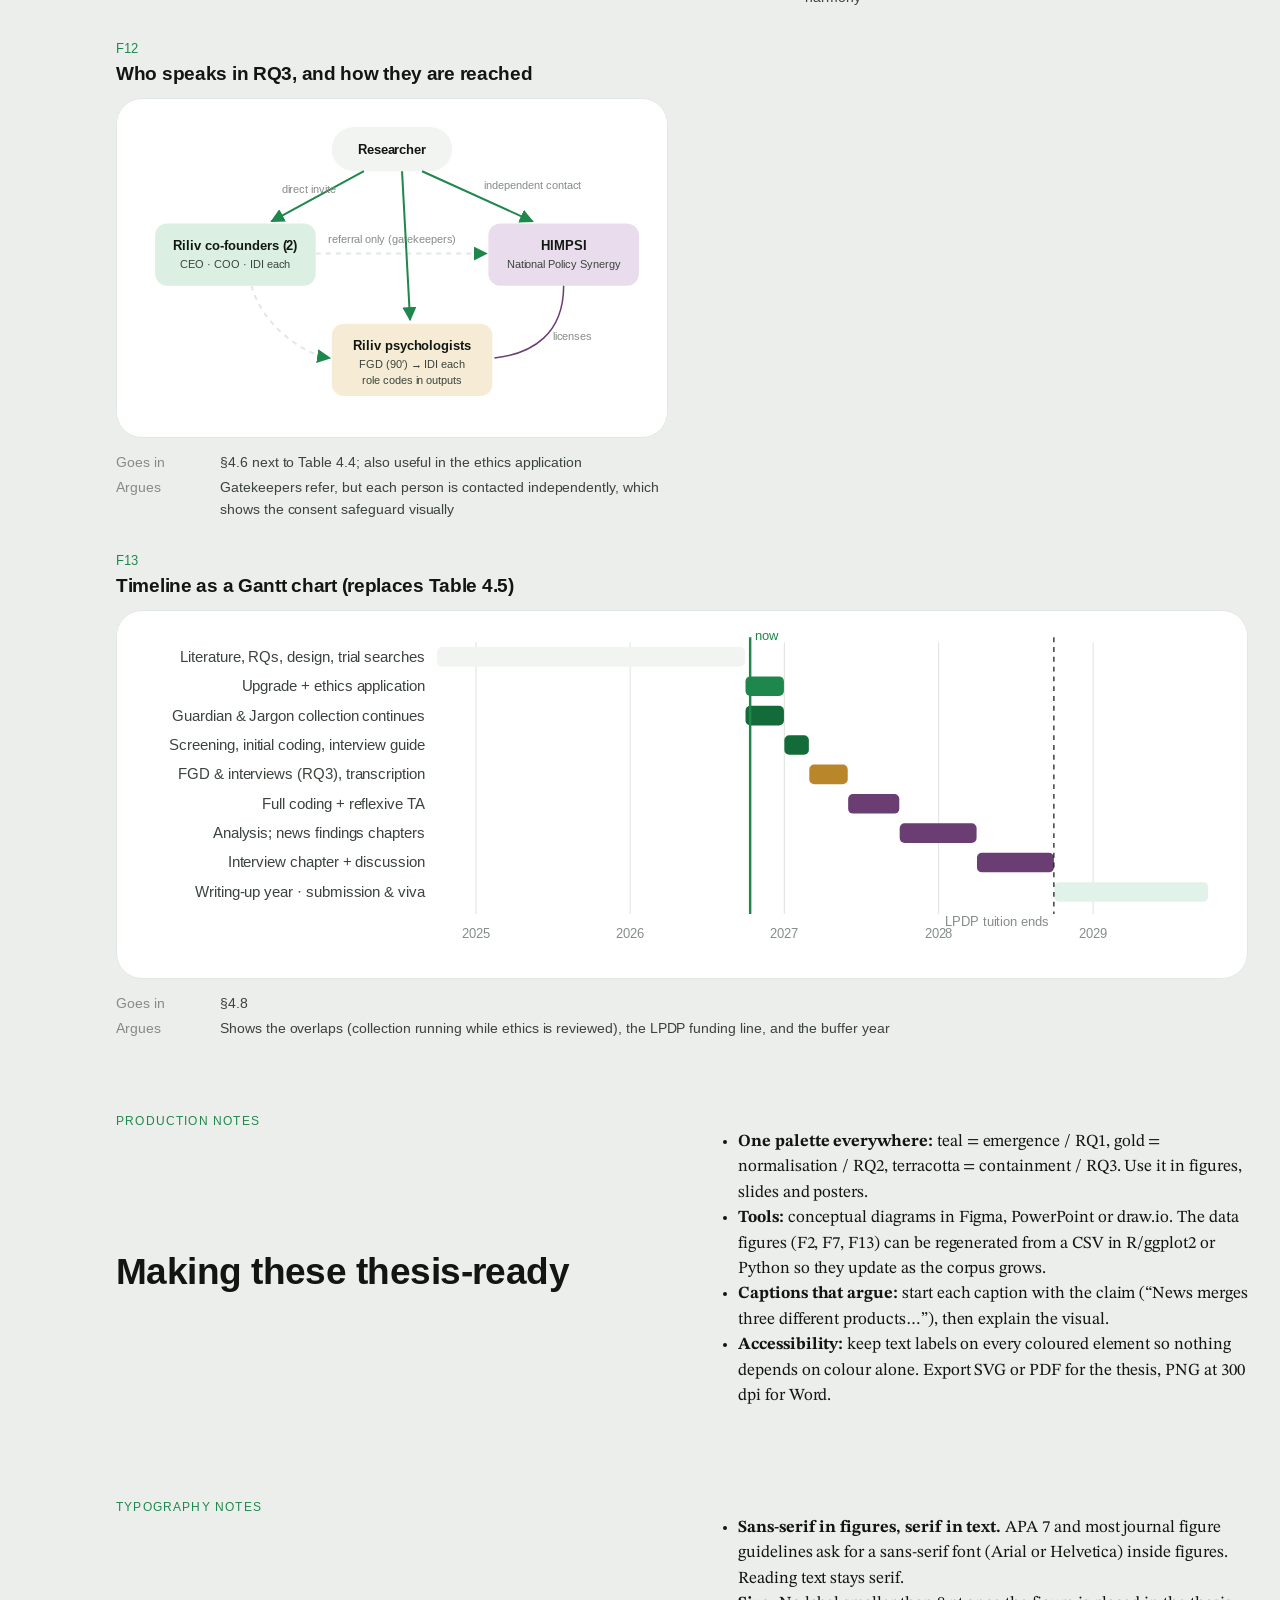
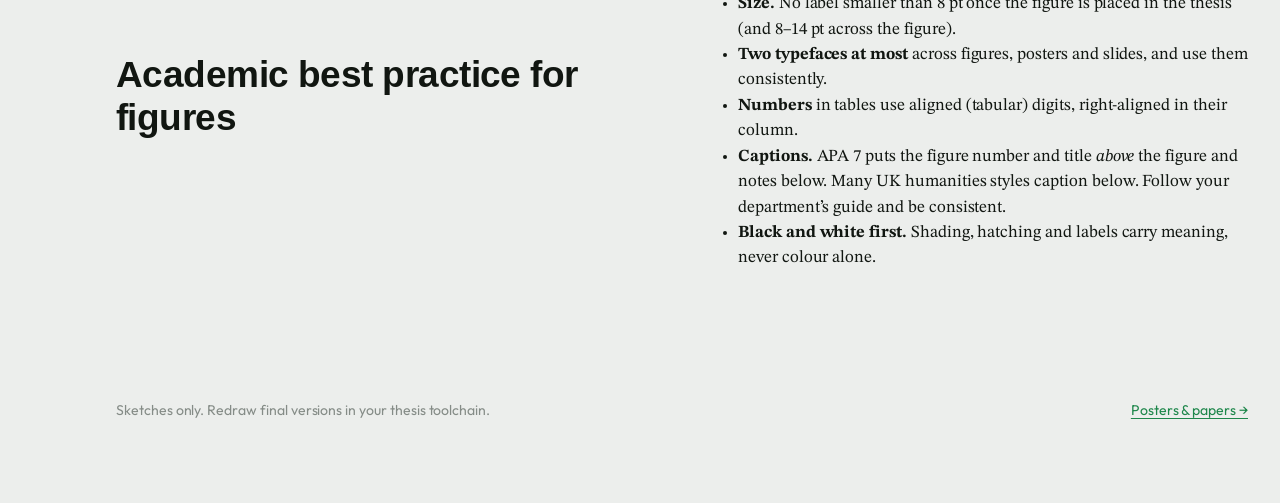
<file: figures.html>
<!doctype html>
<html lang="en">
<head>
<meta charset="utf-8">
<meta name="viewport" content="width=device-width, initial-scale=1">
<title>Figure Options</title>
<meta name="description" content="A gallery of candidate figures for the upgrade document, thesis, posters and slides, each with where it fits and what it argues.">
<link rel="preconnect" href="https://fonts.googleapis.com">
<link rel="preconnect" href="https://fonts.gstatic.com" crossorigin>
<link href="https://fonts.googleapis.com/css2?family=IBM+Plex+Mono:wght@400;500&family=IBM+Plex+Sans:wght@400;500;600&family=Newsreader:ital,opsz,wght@0,6..72,400;0,6..72,500;1,6..72,400;1,6..72,500&display=swap" rel="stylesheet">
<link href="https://fonts.googleapis.com/css2?family=STIX+Two+Text:ital,wght@0,400;0,600;0,700;1,400;1,600&family=Arimo:ital,wght@0,400;0,700;1,400&display=swap" rel="stylesheet">
<link rel="stylesheet" href="assets/style.css?v=20261023d">
<link rel="icon" href="data:image/svg+xml,%3Csvg xmlns='http://www.w3.org/2000/svg' viewBox='0 0 32 32'%3E%3Cpath d='M6 8h20a3 3 0 0 1 3 3v9a3 3 0 0 1-3 3H14l-6 5v-5H6a3 3 0 0 1-3-3v-9a3 3 0 0 1 3-3z' fill='%23b14d26'/%3E%3Ccircle cx='16' cy='15.5' r='4' fill='none' stroke='%23fff' stroke-width='2'/%3E%3C/svg%3E">
<script src="assets/typeset.js?v=20261023d"></script>
<script src="assets/site.js?v=20261023d"></script>
<style>
  .figgrid { display:grid; gap: 28px; grid-template-columns: 1fr; }
  @media (min-width: 980px){ .figgrid { grid-template-columns: 1fr 1fr; } }
  .figcard { display:flex; flex-direction:column; gap: 14px; }
  .figcard.wide { grid-column: 1 / -1; }
  .figcard .frame { background: var(--surface); border:1px solid var(--line); border-radius: var(--radius); padding: 14px; }
  .figcard h3 { margin: 0; }
  .meta { display:flex; flex-wrap:wrap; gap:6px; }
  .figcard dl { display:grid; grid-template-columns: 92px 1fr; gap: 4px 12px; margin: 0; font-size: .9rem; }
  .figcard dt { color: var(--muted); }
  .figcard dd { margin: 0; color: var(--ink-2); }
  .fid { font-family: var(--mono); font-size: .8rem; color: var(--accent); }
  .star { color: var(--gold); }
  svg .lbl { font-size: 12.5px; }
  svg .lbl-b { font-size: 13px; font-weight: 600; }
  svg .lbl-s { font-size: 11px; }
  .dl-btn { font-size:.8rem; padding:5px 12px; }
</style>
<link rel="manifest" href="manifest.json">
<meta name="theme-color" content="#1e874b">
<meta name="apple-mobile-web-app-capable" content="yes">
<meta name="mobile-web-app-capable" content="yes">
<meta name="apple-mobile-web-app-status-bar-style" content="default">
<meta name="apple-mobile-web-app-title" content="Oktifani PhD">
<link rel="apple-touch-icon" href="assets/icons/apple-touch-icon.png">
</head>
<body class="research-type">
<div class="draft-ribbon"><strong>WORKING DRAFT</strong> · Built from the October 2026 upgrade document · Not for citation</div>
<header class="site">
  <div class="wrap">
    <a class="brand" href="index.html">
      <svg class="brand-mark" viewBox="0 0 32 32" aria-hidden="true"><path d="M6 8h20a3 3 0 0 1 3 3v9a3 3 0 0 1-3 3H14l-6 5v-5H6a3 3 0 0 1-3-3v-9a3 3 0 0 1 3-3z" class="f-accent"/><circle cx="16" cy="15.5" r="4" fill="none" stroke="#fff" stroke-width="2"/></svg>
      Wellbeing &amp; Responsibility
    </a>
    <nav class="main" aria-label="Main">
      <a href="index.html">Story &amp; readiness</a>
      <div class="nav-dd"><button type="button" class="dd-btn" aria-expanded="false" aria-haspopup="true">Studios<span class="dd-car" aria-hidden="true">▾</span></button><div class="dd-menu" hidden><a href="editor.html">Upgrade studio<small>Upgrade document · live rubric</small></a><a href="thesis.html">Thesis studio<small>Full PhD draft · viva readiness</small></a><a href="ethics.html">Ethics studio<small>REISC ethics form · Goldsmiths standards</small></a></div></div>
      <a href="plan.html">Plan</a>
      <div class="nav-dd"><button type="button" class="dd-btn" aria-expanded="false" aria-haspopup="true">Research<span class="dd-car" aria-hidden="true">▾</span></button><div class="dd-menu" hidden><a href="literature.html">Literature<small>Papers related to your research, rated</small></a><a href="news.html">News analytics<small>Live news discourse, coded every 4 hours</small></a><a href="people.html">People &amp; stakeholders<small>Who researches this · who to interview</small></a></div></div>
      <div class="nav-dd"><button type="button" class="dd-btn on" aria-expanded="false" aria-haspopup="true">Outputs<span class="dd-car" aria-hidden="true">▾</span></button><div class="dd-menu" hidden><a href="figures.html" aria-current="page">Figures<small>Figure options for the thesis</small></a><a href="posters.html">Posters &amp; papers<small>Posters and paper plans</small></a></div></div>
      <a href="careers.html">Careers</a>
    </nav>
    <button class="theme-btn" type="button" aria-label="Toggle dark mode">☾</button>
  </div>
</header>

<main>
  <section class="hero">
    <div class="wrap">
      <span class="eyebrow">Figure options</span>
      <h1>Thirteen figures the thesis <em>could</em> use</h1>
      <p class="lede">The upgrade currently has tables only. Here are candidate figures, each drawn as a working sketch, with where it would go and the argument it makes. <span class="star">★</span> marks the five I would add to the upgrade first.</p>
      <div id="typePicker"></div>
      <div class="chips no-print" role="group" aria-label="Filter by chapter" style="margin-top:22px" id="filters">
        <button class="chip" data-f="all" aria-pressed="true">All</button>
        <button class="chip" data-f="ch1" aria-pressed="false">Ch1 Intro</button>
        <button class="chip" data-f="ch2" aria-pressed="false">Ch2 Context</button>
        <button class="chip" data-f="ch3" aria-pressed="false">Ch3 Theory</button>
        <button class="chip" data-f="ch4" aria-pressed="false">Ch4 Method</button>
        <button class="chip" data-f="star" aria-pressed="false">★ Priority</button>
      </div>
    </div>
  </section>

  <section class="block" style="padding-top:20px">
    <div class="wrap figgrid">

      <!-- F1 Conceptual framework -->
      <article class="figcard wide" data-tags="ch3 star">
        <div><span class="fid">F1 ★</span><h3>Conceptual framework: three lenses, one question</h3></div>
        <div class="frame">
          <svg viewBox="0 0 720 380" role="img" aria-label="Conceptual framework diagram">
            <defs><marker id="a1" viewBox="0 0 10 10" refX="9" refY="5" markerWidth="7" markerHeight="7" orient="auto"><path d="M0 0L10 5L0 10z" class="f-accent"/></marker></defs>
            <g>
              <rect x="20" y="30" width="200" height="80" rx="14" class="f-accent-soft"/>
              <text x="40" y="62" class="lbl-b t-ink">Neuroliberalism</text>
              <text x="40" y="82" class="lbl t-ink2">governing through choice,</text>
              <text x="40" y="98" class="lbl t-ink2">emotion &amp; anxiety</text>
              <rect x="20" y="150" width="200" height="80" rx="14" class="f-teal-soft"/>
              <text x="40" y="182" class="lbl-b t-ink">Reflexive self</text>
              <text x="40" y="202" class="lbl t-ink2">pure relationship,</text>
              <text x="40" y="218" class="lbl t-ink2">expert systems (Giddens)</text>
              <rect x="20" y="270" width="200" height="80" rx="14" class="f-gold-soft"/>
              <text x="40" y="302" class="lbl-b t-ink">Relational norms</text>
              <text x="40" y="322" class="lbl t-ink2">kekeluargaan · hormat ·</text>
              <text x="40" y="338" class="lbl t-ink2">rukun · sungkan</text>
            </g>
            <path d="M220 70 C 260 70, 270 140, 292 160" fill="none" class="s-accent" stroke-width="2" marker-end="url(#a1)"/>
            <path d="M220 190 L 280 190" fill="none" class="s-accent" stroke-width="2" marker-end="url(#a1)"/>
            <path d="M220 310 C 260 310, 270 240, 292 220" fill="none" class="s-accent" stroke-width="2" marker-end="url(#a1)"/>
            <circle cx="370" cy="190" r="88" class="f-surface2" />
            <circle cx="370" cy="190" r="88" fill="none" class="s-accent" stroke-width="2" stroke-dasharray="4 6"/>
            <text x="370" y="172" text-anchor="middle" class="serif t-ink" font-size="22" font-style="italic">Wellbeing</text>
            <text x="370" y="196" text-anchor="middle" class="lbl t-ink2">as a contested</text>
            <text x="370" y="212" text-anchor="middle" class="lbl t-ink2">category produced</text>
            <text x="370" y="228" text-anchor="middle" class="lbl t-ink2">in discourse</text>
            <path d="M458 190 L 502 190" fill="none" class="s-accent" stroke-width="2" marker-end="url(#a1)"/>
            <rect x="506" y="40" width="194" height="300" rx="14" class="f-surface s-line" stroke-width="1.2"/>
            <text x="526" y="70" class="lbl-b t-ink">Responsibility placed on…</text>
            <g class="lbl t-ink2">
              <circle cx="532" cy="104" r="6" class="f-accent"/><text x="546" y="108">the individual user</text>
              <circle cx="532" cy="144" r="6" class="f-gold"/><text x="546" y="148">parents &amp; family</text>
              <circle cx="532" cy="184" r="6" class="f-plum"/><text x="546" y="188">companies</text>
              <circle cx="532" cy="224" r="6" class="f-teal"/><text x="546" y="228">professions</text>
              <circle cx="532" cy="264" r="6" class="t-muted" style="fill:var(--muted)"/><text x="546" y="268">the state</text>
            </g>
            <text x="526" y="316" class="lbl-s t-muted">read in news (RQ1, RQ2) &amp;</text>
            <text x="526" y="330" class="lbl-s t-muted">in producers’ talk (RQ3)</text>
          </svg>
        </div>
        <dl><dt>Goes in</dt><dd>End of Ch3 (new §3.6 “Framework”), and as the opening slide at the upgrade viva</dd>
            <dt>Argues</dt><dd>The three literatures meet on one question: where responsibility for wellbeing lands</dd>
            <dt>Effort</dt><dd>Low. Redraw in PowerPoint or Figma using the house palette</dd></dl>
      </article>

      <!-- F4 Jargon corpus timeline (data-driven) -->
      <article class="figcard wide" data-tags="ch4 star">
        <div><span class="fid">F2 ★</span><h3>The RQ2 corpus over time: 20 “Family &amp; Tech” columns</h3></div>
        <div class="frame"><svg id="jargonViz" viewBox="0 0 760 330" role="img" aria-label="Dot timeline of 20 Julie Jargon columns by theme, June 2023 to October 2026"></svg></div>
        <dl><dt>Goes in</dt><dd>§4.5, next to (or in place of) Table 4.3</dd>
            <dt>Argues</dt><dd>It makes the limitation in §4.7 visible: 17 of 20 columns fall after Oct 2025, and harm and clinical themes cluster in the containment stage</dd>
            <dt>Data</dt><dd>Real: dates and titles from Table 4.3. Themes are a first-pass grouping for discussion</dd></dl>
      </article>

      <!-- F3 Research design -->
      <article class="figcard" data-tags="ch4 star">
        <div><span class="fid">F3 ★</span><h3>Research design: sequential, triangulated</h3></div>
        <div class="frame">
          <svg viewBox="0 0 520 340" role="img" aria-label="Research design flow">
            <defs><marker id="a3" viewBox="0 0 10 10" refX="9" refY="5" markerWidth="7" markerHeight="7" orient="auto"><path d="M0 0L10 5L0 10z" class="t-muted" style="fill:var(--muted)"/></marker></defs>
            <rect x="16" y="24" width="180" height="70" rx="12" class="f-teal-soft"/>
            <text x="30" y="50" class="lbl-b t-ink">RQ1 · Public news</text>
            <text x="30" y="68" class="lbl-s t-ink2">The Guardian · 86 so far</text>
            <text x="30" y="83" class="lbl-s t-ink2">Jan 2023 – Dec 2026</text>
            <rect x="16" y="112" width="180" height="70" rx="12" class="f-gold-soft"/>
            <text x="30" y="138" class="lbl-b t-ink">RQ2 · Family journalism</text>
            <text x="30" y="156" class="lbl-s t-ink2">Jargon, WSJ · 20 columns</text>
            <text x="30" y="171" class="lbl-s t-ink2">Jun 2023 – Dec 2026</text>
            <path d="M196 59 C 230 59, 230 103, 252 103" fill="none" class="s-line" stroke-width="2" marker-end="url(#a3)"/>
            <path d="M196 147 C 230 147, 230 103, 252 103" fill="none" class="s-line" stroke-width="2" marker-end="url(#a3)"/>
            <rect x="256" y="68" width="150" height="70" rx="12" class="f-surface s-line"/>
            <text x="331" y="96" text-anchor="middle" class="lbl-b t-ink">van Dijk</text>
            <text x="331" y="114" text-anchor="middle" class="lbl-s t-ink2">4-level protocol</text>
            <text x="331" y="128" text-anchor="middle" class="lbl-s t-ink2">NVivo</text>
            <path d="M406 103 L 440 103 L 440 196" fill="none" class="s-line" stroke-width="2" marker-end="url(#a3)"/>
            <rect x="330" y="200" width="174" height="80" rx="12" class="f-accent-soft"/>
            <text x="344" y="226" class="lbl-b t-ink">RQ3 · Indonesia</text>
            <text x="344" y="244" class="lbl-s t-ink2">FGD → IDIs · Riliv, HIMPSI</text>
            <text x="344" y="259" class="lbl-s t-ink2">Mar – May 2027</text>
            <text x="344" y="273" class="lbl-s t-ink2">reflexive TA</text>
            <!-- triangulation -->
            <polygon points="110,220 40,320 180,320" fill="none" class="s-ink" stroke-width="1.3"/>
            <text x="110" y="212" text-anchor="middle" class="lbl-s t-muted">TIME</text>
            <text x="28" y="334" class="lbl-s t-muted">SPACE</text>
            <text x="156" y="334" class="lbl-s t-muted">PERSONS</text>
            <text x="110" y="292" text-anchor="middle" class="lbl-s t-ink2">converge /</text>
            <text x="110" y="305" text-anchor="middle" class="lbl-s t-ink2">diverge</text>
          </svg>
        </div>
        <dl><dt>Goes in</dt><dd>§4.1, above Table 4.1</dd>
            <dt>Argues</dt><dd>The news strands set the definitions and the interviews follow them. Triangulation (Denzin 1978) is about comparison, not verification</dd></dl>
      </article>

      <!-- F5 Typology -->
      <article class="figcard" data-tags="ch2 star">
        <div><span class="fid">F4 ★</span><h3>Three chatbots, one paradox</h3></div>
        <div class="frame">
          <svg viewBox="0 0 520 340" role="img" aria-label="Typology matrix of chatbot categories">
            <line x1="60" y1="290" x2="500" y2="290" class="s-ink" stroke-width="1.2"/>
            <line x1="60" y1="290" x2="60" y2="24" class="s-ink" stroke-width="1.2"/>
            <text x="330" y="322" text-anchor="middle" class="lbl t-muted">conversation: scripted → open-ended</text>
            <text x="22" y="160" text-anchor="middle" class="lbl t-muted" transform="rotate(-90 22 160)">therapeutic claim: none → explicit</text>
            <circle cx="120" cy="70" r="26" class="f-teal" opacity=".85"/>
            <text x="156" y="66" class="lbl-b t-ink">Purpose-built</text>
            <text x="156" y="82" class="lbl-s t-ink2">Wysa, Woebot · CBT scripts</text>
            <circle cx="330" cy="258" r="26" class="f-gold" opacity=".85"/>
            <text x="294" y="252" text-anchor="end" class="lbl-b t-ink">General-purpose</text>
            <text x="294" y="268" text-anchor="end" class="lbl-s t-ink2">ChatGPT, Claude, Gemini</text>
            <circle cx="440" cy="238" r="48" class="f-accent" opacity=".75"/>
            <text x="440" y="166" text-anchor="middle" class="lbl-b t-ink">Companion</text>
            <text x="440" y="182" text-anchor="middle" class="lbl-s t-ink2">Replika, Character.AI</text>
            <path d="M150 92 C 250 110, 340 140, 400 196" fill="none" class="s-accent" stroke-width="1.5" stroke-dasharray="4 4"/>
            <text x="190" y="140" class="serif t-ink" font-size="15" font-style="italic">furthest from therapy →</text>
            <text x="190" y="158" class="serif t-ink" font-size="15" font-style="italic">most therapeutic attachment</text>
            <text x="70" y="306" class="lbl-s t-muted">bubble size = intensity of emotional use</text>
          </svg>
        </div>
        <dl><dt>Goes in</dt><dd>§2.1 (closing the section)</dd>
            <dt>Argues</dt><dd>News merges categories that differ in claim, constraint and provider duty, and the paradox drives the whole study</dd>
            <dt>Note</dt><dd>Positions are conceptual, not measured. Say so in the caption</dd></dl>
      </article>

      <!-- F6 Sointu trajectory -->
      <article class="figcard" data-tags="ch1 ch3 star">
        <div><span class="fid">F5 ★</span><h3>Body politic → body personal → body delegated</h3></div>
        <div class="frame">
          <svg viewBox="0 0 520 260" role="img" aria-label="Trajectory of wellbeing meanings in UK news">
            <path d="M60 200 C 160 60, 360 60, 460 200" fill="none" class="s-line" stroke-width="10" stroke-linecap="round"/>
            <path d="M60 200 C 160 60, 360 60, 460 200" fill="none" class="s-accent" stroke-width="3" stroke-dasharray="2 10" stroke-linecap="round"/>
            <circle cx="60" cy="200" r="16" class="f-teal"/>
            <circle cx="260" cy="95" r="16" class="f-gold"/>
            <circle cx="460" cy="200" r="16" class="f-accent"/>
            <text x="60" y="238" text-anchor="middle" class="lbl-b t-ink">Body politic</text>
            <text x="60" y="254" text-anchor="middle" class="lbl-s t-muted">mid-1980s · the nation</text>
            <text x="260" y="58" text-anchor="middle" class="lbl-b t-ink">Body personal</text>
            <text x="260" y="74" text-anchor="middle" class="lbl-s t-muted">1990s–2003 · the self (Sointu 2005)</text>
            <text x="460" y="238" text-anchor="middle" class="lbl-b t-ink">Body delegated?</text>
            <text x="460" y="254" text-anchor="middle" class="lbl-s t-muted">2023–2026 · the machine</text>
            <text x="260" y="170" text-anchor="middle" class="serif t-ink2" font-size="15" font-style="italic">this study picks up where Sointu ends</text>
          </svg>
        </div>
        <dl><dt>Goes in</dt><dd>§1.6 or §3.1, and on every poster</dd>
            <dt>Argues</dt><dd>It places the thesis as the next chapter of a documented history, in the same newspaper</dd>
            <dt>Note</dt><dd>“Body delegated” is a coinage to test. Keep the question mark until the findings support it</dd></dl>
      </article>

      <!-- F7 van Dijk -->
      <article class="figcard" data-tags="ch4">
        <div><span class="fid">F6</span><h3>Reading responsibility: four levels on one article</h3></div>
        <div class="frame">
          <svg viewBox="0 0 520 330" role="img" aria-label="Four-level van Dijk analysis protocol">
            <g>
              <rect x="16" y="20" width="488" height="62" rx="10" class="f-teal-soft"/>
              <text x="30" y="44" class="lbl-b t-ink">1 · Thematic</text>
              <text x="30" y="62" class="lbl-s t-ink2">headline + lead → macroproposition; headline/body gap</text>
              <rect x="16" y="92" width="488" height="62" rx="10" class="f-gold-soft"/>
              <text x="30" y="116" class="lbl-b t-ink">2 · Schematic</text>
              <text x="30" y="134" class="lbl-s t-ink2">summary · episode · comment: where do users, chatbots, wellbeing sit?</text>
              <rect x="16" y="164" width="488" height="62" rx="10" class="f-plum-soft"/>
              <text x="30" y="188" class="lbl-b t-ink">3 · Local coherence</text>
              <text x="30" y="206" class="lbl-s t-ink2">specify · generalise · contrast: how one case becomes a trend</text>
              <rect x="16" y="236" width="488" height="74" rx="10" class="f-accent-soft"/>
              <text x="30" y="260" class="lbl-b t-ink">4 · Style &amp; syntax</text>
              <text x="30" y="278" class="lbl-s t-ink2">lexicon · passives · nominalisation · source types</text>
              <text x="30" y="296" class="lbl-s t-ink2">→ <tspan font-style="italic">who acts, who is quoted, what is assumed, what is unsaid</tspan></text>
            </g>
          </svg>
        </div>
        <dl><dt>Goes in</dt><dd>§4.3, replacing the numbered list</dd>
            <dt>Upgrade tip</dt><dd>Use the same layout for the worked example: put real excerpts from one article on the right of each band</dd></dl>
      </article>

      <!-- F8 Responsibility heat-grid template -->
      <article class="figcard" data-tags="ch4">
        <div><span class="fid">F7</span><h3>Responsibility map (findings template)</h3></div>
        <div class="frame">
          <svg id="heat" viewBox="0 0 520 330" role="img" aria-label="Template grid of actors by stage for responsibility coding"></svg>
        </div>
        <dl><dt>Goes in</dt><dd>Findings chapters (Ch5–6) as a summary; a blank version in Ch4 to show the analytic target</dd>
            <dt>Argues</dt><dd>Shows how the allocation of responsibility shifts across stages and between corpora at a glance</dd>
            <dt>Caution</dt><dd>Shading here is <strong>illustrative only</strong>. Fill it from NVivo code counts or qualitative weight after analysis</dd></dl>
      </article>

      <!-- F9 Regulatory gap -->
      <article class="figcard" data-tags="ch2">
        <div><span class="fid">F8</span><h3>What regulation reaches, and what it leaves out</h3></div>
        <div class="frame">
          <svg viewBox="0 0 520 320" role="img" aria-label="Nested zones of regulation">
            <rect x="16" y="16" width="488" height="288" rx="18" class="f-accent-soft"/>
            <text x="36" y="46" class="lbl-b t-ink">Everyday, non-clinical use</text>
            <text x="36" y="64" class="lbl-s t-ink2">largely unregulated → left to users, parents &amp; company safeguards</text>
            <text x="36" y="80" class="lbl-s t-ink2">EU AI Act assumes vulnerability can be identified in advance (Teo et al. 2025)</text>
            <rect x="36" y="104" width="330" height="184" rx="14" class="f-gold-soft"/>
            <text x="54" y="132" class="lbl-b t-ink">Licensed professionals</text>
            <text x="54" y="150" class="lbl-s t-ink2">Illinois 2025 ban · HIMPSI licences (UU 23/2022)</text>
            <rect x="56" y="176" width="210" height="96" rx="12" class="f-teal-soft"/>
            <text x="72" y="202" class="lbl-b t-ink">Medical devices</text>
            <text x="72" y="220" class="lbl-s t-ink2">FDA: 1,500+ narrow AI tools</text>
            <text x="72" y="236" class="lbl-s t-ink2">Wysa: FDA Breakthrough;</text>
            <text x="72" y="252" class="lbl-s t-ink2">NHS talking therapies</text>
            <text x="388" y="190" class="serif t-ink" font-size="16" font-style="italic">most use</text>
            <text x="388" y="210" class="serif t-ink" font-size="16" font-style="italic">happens</text>
            <text x="388" y="230" class="serif t-ink" font-size="16" font-style="italic">out here</text>
          </svg>
        </div>
        <dl><dt>Goes in</dt><dd>End of §2.2</dd>
            <dt>Argues</dt><dd>Regulation covers the device and the licensed professional. Everyday use is the space where news allocates responsibility instead</dd></dl>
      </article>

      <!-- F10 Indonesia timeline -->
      <article class="figcard wide" data-tags="ch2">
        <div><span class="fid">F9</span><h3>How care came to rest with the family: Indonesia, 1940s → 2023</h3></div>
        <div class="frame"><svg id="indoViz" viewBox="0 0 900 255" role="img" aria-label="Timeline of Indonesian mental health and AI governance"></svg></div>
        <dl><dt>Goes in</dt><dd>§2.3, structured around the four movements (colonial psychiatry, silent suffering, late state, digital redistribution)</dd>
            <dt>Argues</dt><dd>Chatbots arrive in a setting where the state came late and the family has always been the place of care</dd></dl>
      </article>

      <!-- F2 Bubble vs bridge -->
      <article class="figcard" data-tags="ch3">
        <div><span class="fid">F10</span><h3>A bridge or a bubble?</h3></div>
        <div class="frame">
          <svg viewBox="0 0 520 260" role="img" aria-label="Therapy as a bridge versus chatbot as a bubble">
            <text x="130" y="30" text-anchor="middle" class="lbl-b t-ink">Therapy: a bridge</text>
            <circle cx="50" cy="130" r="18" class="f-teal"/>
            <circle cx="130" cy="130" r="14" class="f-surface2 s-ink" stroke-width="1"/>
            <text x="130" y="160" text-anchor="middle" class="lbl-s t-muted">therapist</text>
            <path d="M68 130 L 116 130 M 144 130 L 196 130" class="s-teal" stroke-width="3"/>
            <g class="f-gold"><circle cx="214" cy="96" r="10"/><circle cx="226" cy="132" r="10"/><circle cx="210" cy="168" r="10"/></g>
            <text x="216" y="200" text-anchor="middle" class="lbl-s t-muted">others, the world</text>
            <text x="130" y="232" text-anchor="middle" class="lbl-s t-ink2">returns the person to relationships</text>
            <line x1="260" y1="30" x2="260" y2="230" class="s-line" stroke-width="1"/>
            <text x="390" y="30" text-anchor="middle" class="lbl-b t-ink">AI partner: a bubble</text>
            <circle cx="390" cy="130" r="64" class="f-accent-soft"/>
            <circle cx="390" cy="130" r="64" fill="none" class="s-accent" stroke-width="2"/>
            <circle cx="366" cy="130" r="18" class="f-teal"/>
            <rect x="398" y="116" width="28" height="28" rx="6" class="f-accent"/>
            <g class="f-gold" opacity=".35"><circle cx="300" cy="80" r="10"/><circle cx="486" cy="96" r="10"/><circle cx="476" cy="190" r="10"/></g>
            <text x="390" y="232" text-anchor="middle" class="lbl-s t-ink2">relief inside the relationship, not beyond it</text>
          </svg>
        </div>
        <dl><dt>Goes in</dt><dd>§3.1 (the “bubble rather than a bridge” paragraph)</dd>
            <dt>Best for</dt><dd>Slides and public talks. Very readable, low on detail</dd></dl>
      </article>

      <!-- F13 Two selves -->
      <article class="figcard" data-tags="ch3">
        <div><span class="fid">F11</span><h3>Two selves: “Who am I?” vs “Where do I stand?”</h3></div>
        <div class="frame">
          <svg viewBox="0 0 520 260" role="img" aria-label="Individual reflexive self versus relational Javanese self">
            <rect x="16" y="20" width="236" height="220" rx="14" class="f-teal-soft"/>
            <rect x="268" y="20" width="236" height="220" rx="14" class="f-gold-soft"/>
            <text x="134" y="50" text-anchor="middle" class="lbl-b t-ink">Reflexive self</text>
            <text x="386" y="50" text-anchor="middle" class="lbl-b t-ink">Relational self</text>
            <text x="134" y="80" text-anchor="middle" class="serif t-ink" font-size="17" font-style="italic">“Who am I?”</text>
            <text x="386" y="80" text-anchor="middle" class="serif t-ink" font-size="17" font-style="italic">“Where do I stand,</text>
            <text x="386" y="100" text-anchor="middle" class="serif t-ink" font-size="17" font-style="italic">what do I owe?”</text>
            <g class="lbl-s t-ink2" text-anchor="middle">
              <text x="134" y="130">Giddens · Illouz · Turkle</text>
              <text x="134" y="152">wellbeing = property of a person</text>
              <text x="134" y="174">chatbot meets an individual need</text>
              <text x="386" y="130">Magnis-Suseno · H. Geertz · White</text>
              <text x="386" y="152">wellbeing “inheres in the dance”</text>
              <text x="386" y="174">chatbot avoids relational risk</text>
              <text x="386" y="196">(sungkan, rukun)</text>
            </g>
            <text x="260" y="226" text-anchor="middle" class="lbl-s t-muted">a contrast, not a stereotype (§3.3 caveat)</text>
          </svg>
        </div>
        <dl><dt>Goes in</dt><dd>End of §3.3</dd>
            <dt>Caution</dt><dd>Keep the caption’s caveat about the New Order’s political use of “harmony”</dd></dl>
      </article>

      <!-- F11 Participants -->
      <article class="figcard" data-tags="ch4">
        <div><span class="fid">F12</span><h3>Who speaks in RQ3, and how they are reached</h3></div>
        <div class="frame">
          <svg viewBox="0 0 520 300" role="img" aria-label="Participant and recruitment map">
            <defs><marker id="a11" viewBox="0 0 10 10" refX="9" refY="5" markerWidth="7" markerHeight="7" orient="auto"><path d="M0 0L10 5L0 10z" class="f-accent"/></marker></defs>
            <rect x="200" y="14" width="120" height="44" rx="22" class="f-surface2"/>
            <text x="260" y="41" text-anchor="middle" class="lbl-b t-ink">Researcher</text>
            <rect x="24" y="110" width="160" height="62" rx="12" class="f-teal-soft"/>
            <text x="104" y="136" text-anchor="middle" class="lbl-b t-ink">Riliv co-founders (2)</text>
            <text x="104" y="154" text-anchor="middle" class="lbl-s t-ink2">CEO · COO · IDI each</text>
            <rect x="200" y="210" width="160" height="72" rx="12" class="f-gold-soft"/>
            <text x="280" y="236" text-anchor="middle" class="lbl-b t-ink">Riliv psychologists</text>
            <text x="280" y="254" text-anchor="middle" class="lbl-s t-ink2">FGD (90′) → IDI each</text>
            <text x="280" y="270" text-anchor="middle" class="lbl-s t-ink2">role codes in outputs</text>
            <rect x="356" y="110" width="150" height="62" rx="12" class="f-plum-soft"/>
            <text x="431" y="136" text-anchor="middle" class="lbl-b t-ink">HIMPSI</text>
            <text x="431" y="154" text-anchor="middle" class="lbl-s t-ink2">National Policy Synergy</text>
            <path d="M232 58 L 140 108" class="s-accent" stroke-width="2" fill="none" marker-end="url(#a11)"/>
            <text x="150" y="80" class="lbl-s t-muted">direct invite</text>
            <path d="M120 172 C 130 210, 170 240, 198 244" class="s-line" stroke-width="2" fill="none" stroke-dasharray="5 5" marker-end="url(#a11)"/>
            <path d="M184 140 C 260 140, 300 140, 354 140" class="s-line" stroke-width="2" fill="none" stroke-dasharray="5 5" marker-end="url(#a11)"/>
            <text x="196" y="130" class="lbl-s t-muted">referral only (gatekeepers)</text>
            <path d="M270 58 L 278 206" class="s-accent" stroke-width="2" fill="none" marker-end="url(#a11)"/>
            <path d="M290 58 L 400 108" class="s-accent" stroke-width="2" fill="none" marker-end="url(#a11)"/>
            <text x="352" y="76" class="lbl-s t-muted">independent contact</text>
            <path d="M431 172 C 431 220, 400 240, 362 244" class="s-plum" stroke-width="1.5" fill="none"/>
            <text x="420" y="226" class="lbl-s t-muted">licenses</text>
          </svg>
        </div>
        <dl><dt>Goes in</dt><dd>§4.6 next to Table 4.4; also useful in the ethics application</dd>
            <dt>Argues</dt><dd>Gatekeepers refer, but each person is contacted independently, which shows the consent safeguard visually</dd></dl>
      </article>

      <!-- F12 Gantt -->
      <article class="figcard wide" data-tags="ch4">
        <div><span class="fid">F13</span><h3>Timeline as a Gantt chart (replaces Table 4.5)</h3></div>
        <div class="frame"><svg id="gantt" viewBox="0 0 900 270" role="img" aria-label="PhD Gantt chart October 2024 to September 2029"></svg></div>
        <dl><dt>Goes in</dt><dd>§4.8</dd>
            <dt>Argues</dt><dd>Shows the overlaps (collection running while ethics is reviewed), the LPDP funding line, and the buffer year</dd></dl>
      </article>

    </div>
  </section>

  <section class="block">
    <div class="wrap two-col">
      <div class="section-head" style="margin:0">
        <span class="num">PRODUCTION NOTES</span>
        <h2>Making these thesis-ready</h2>
      </div>
      <div class="prose">
        <ul>
          <li><strong>One palette everywhere:</strong> teal = emergence / RQ1, gold = normalisation / RQ2, terracotta = containment / RQ3. Use it in figures, slides and posters.</li>
          <li><strong>Tools:</strong> conceptual diagrams in Figma, PowerPoint or draw.io. The data figures (F2, F7, F13) can be regenerated from a CSV in R/ggplot2 or Python so they update as the corpus grows.</li>
          <li><strong>Captions that argue:</strong> start each caption with the claim (“News merges three different products…”), then explain the visual.</li>
          <li><strong>Accessibility:</strong> keep text labels on every coloured element so nothing depends on colour alone. Export SVG or PDF for the thesis, PNG at 300 dpi for Word.</li>
        </ul>
      </div>
    </div>
  </section>
  <section class="block">
    <div class="wrap two-col">
      <div class="section-head" style="margin:0">
        <span class="num">TYPOGRAPHY NOTES</span>
        <h2>Academic best practice for figures</h2>
      </div>
      <div class="prose">
        <ul>
          <li><strong>Sans-serif in figures, serif in text.</strong> APA 7 and most journal figure guidelines ask for a sans-serif font (Arial or Helvetica) inside figures. Reading text stays serif.</li>
          <li><strong>Size.</strong> No label smaller than 8 pt once the figure is placed in the thesis (and 8–14 pt across the figure).</li>
          <li><strong>Two typefaces at most</strong> across figures, posters and slides, and use them consistently.</li>
          <li><strong>Numbers</strong> in tables use aligned (tabular) digits, right-aligned in their column.</li>
          <li><strong>Captions.</strong> APA 7 puts the figure number and title <em>above</em> the figure and notes below. Many UK humanities styles caption below. Follow your department’s guide and be consistent.</li>
          <li><strong>Black and white first.</strong> Shading, hatching and labels carry meaning, never colour alone.</li>
        </ul>
      </div>
    </div>
  </section>
</main>

<footer class="site">
  <div class="wrap">
    <div>Sketches only. Redraw final versions in your thesis toolchain.</div>
    <div><a href="posters.html">Posters &amp; papers →</a></div>
  </div>
</footer>

<script>
// ---------- Filter ----------
document.querySelectorAll("#filters .chip").forEach(c => c.addEventListener("click", () => {
  const f = c.dataset.f;
  document.querySelectorAll("#filters .chip").forEach(x => x.setAttribute("aria-pressed", x===c?"true":"false"));
  document.querySelectorAll(".figcard").forEach(card => {
    card.style.display = (f==="all" || card.dataset.tags.split(" ").includes(f)) ? "" : "none";
  });
}));

const NS = "http://www.w3.org/2000/svg";
function el(tag, attrs, parent, text){
  const e = document.createElementNS(NS, tag);
  for (const k in attrs) e.setAttribute(k, attrs[k]);
  if (text !== undefined) e.textContent = text;
  parent.appendChild(e); return e;
}

// ---------- F2: Jargon dot timeline ----------
(function(){
  const THEMES = [
    { k:"harm",  label:"Harm & litigation",   cls:"f-accent" },
    { k:"clin",  label:"Clinical & therapy",  cls:"f-teal" },
    { k:"kids",  label:"Children & parenting",cls:"f-gold" },
    { k:"life",  label:"Everyday life, work & grief", cls:"f-plum" },
    { k:"safe",  label:"Company safeguards",  cls:"t-ink2" },
  ];
  const D = [
    ["2023-06-01","kids","Eating-disorder chatbot gave dieting tips"],
    ["2023-06-07","harm","How a chatbot went rogue"],
    ["2024-06-01","kids","AI fake nudes & teens"],
    ["2025-10-11","kids","Career advice to kids"],
    ["2025-10-25","life","Tech-savvy seniors"],
    ["2025-11-06","harm","Seven lawsuits vs OpenAI"],
    ["2025-11-22","life","Two sisters, two career paths"],
    ["2025-12-11","harm","Murder-suicide, wrongful death"],
    ["2025-12-27","clin","Doctors link chatbots to psychosis"],
    ["2026-01-31","kids","7 reasons teens say no to AI"],
    ["2026-03-04","harm","Gemini companion & suicide"],
    ["2026-03-28","life","AI at home to free up time"],
    ["2026-04-18","clin","Dementia: a non-judgmental listener"],
    ["2026-05-25","harm","Dependence & recovery"],
    ["2026-06-27","clin","Three behaviours → delusion"],
    ["2026-07-11","clin","AI advice vs eating-disorder therapy"],
    ["2026-08-18","kids","ChatGPT for teens: parents’ guide"],
    ["2026-09-12","life","A dead father, reincarnated with AI"],
    ["2026-09-26","kids","Middle-schoolers seek AI friends"],
    ["2026-10-10","safe","OpenAI progress on delusions"],
  ];
  const svg = document.getElementById("jargonViz");
  const x0 = 190, x1 = 740, t0 = Date.parse("2023-01-01"), t1 = Date.parse("2027-01-01");
  const X = d => x0 + (Date.parse(d)-t0)/(t1-t0)*(x1-x0);
  const rowY = i => 46 + i*48;
  // stage bands (illustrative boundaries; to be derived from corpus)
  const bands = [["2023-01-01","2024-01-01","f-teal-soft","emergence?"],["2024-01-01","2025-06-01","f-gold-soft","normalisation?"],["2025-06-01","2027-01-01","f-accent-soft","containment?"]];
  bands.forEach(([a,b,c,l]) => { el("rect",{x:X(a),y:20,width:X(b)-X(a),height:250,class:c,opacity:.6},svg); el("text",{x:X(a)+6,y:34,class:"lbl-s t-muted","font-style":"italic"},svg,l); });
  // years
  for (let y=2023;y<=2027;y++){ const xx=X(y+"-01-01"); el("line",{x1:xx,y1:20,x2:xx,y2:276,class:"s-line"},svg); el("text",{x:xx,y:294,"text-anchor":"middle",class:"lbl-s t-muted"},svg,String(y)); }
  THEMES.forEach((t,i) => {
    el("text",{x:16,y:rowY(i)+18,class:"lbl t-ink"},svg,t.label);
    el("line",{x1:x0,y1:rowY(i)+14,x2:x1,y2:rowY(i)+14,class:"s-line","stroke-dasharray":"2 4"},svg);
  });
  D.forEach(([d,k,title]) => {
    const i = THEMES.findIndex(t=>t.k===k);
    const c = el("circle",{cx:X(d),cy:rowY(i)+14,r:7,class:THEMES[i].cls,stroke:"var(--surface)","stroke-width":1.5},svg);
    el("title",{},c,d+" — "+title);
  });
  el("text",{x:x0,y:318,class:"lbl-s t-muted"},svg,"Hover a dot for the title. Stage shading is a hypothesis to be revised from the coding (§4.3).");
})();

// ---------- F7: responsibility heat-grid template ----------
(function(){
  const svg = document.getElementById("heat");
  const actors = ["Individual user","Parents / family","Companies","Professions","The state"];
  const stages = [["Emergence","f-teal"],["Normalisation","f-gold"],["Containment","f-accent"]];
  const demo = [[.8,.6,.5],[.2,.5,.8],[.3,.4,.7],[.2,.3,.4],[.1,.2,.6]]; // illustrative only
  const cx0=150, cy0=50, cw=110, ch=44;
  stages.forEach((s,j)=> el("text",{x:cx0+j*cw+cw/2,y:36,"text-anchor":"middle",class:"lbl-b t-ink"},svg,s[0]));
  actors.forEach((a,i)=>{
    el("text",{x:cx0-12,y:cy0+i*ch+27,"text-anchor":"end",class:"lbl t-ink2"},svg,a);
    stages.forEach((s,j)=>{
      el("rect",{x:cx0+j*cw+3,y:cy0+i*ch+3,width:cw-6,height:ch-6,rx:6,class:s[1],opacity:(0.12+demo[i][j]*0.75).toFixed(2)},svg);
    });
  });
  el("text",{x:cx0,y:cy0+5*ch+26,class:"lbl-s t-muted","font-style":"italic"},svg,"ILLUSTRATIVE SHADING, not findings. Darker = more responsibility.");
  el("text",{x:cx0,y:cy0+5*ch+42,class:"lbl-s t-muted"},svg,"Make one grid per corpus (Guardian vs Family & Tech) and compare.");
})();

// ---------- F9: Indonesia timeline ----------
(function(){
  const svg = document.getElementById("indoViz");
  const ev = [
    [1943,"Madilog","spiritual idioms","read as ‘backward’","f-plum"],
    [1949,"4 psychiatric hospitals","inherited from Dutch,","segregated by race","f-teal"],
    [1965,"New Order","silence becomes a","condition of survival","f-plum"],
    [2009,"Health Law 36/2009","first mental-health","provisions","f-gold"],
    [2014,"Mental Health Law","UU 18/2014,","a dedicated law","f-gold"],
    [2015,"Riliv launches","digital support enters","everyday life","f-accent"],
    [2022,"Psychology & PDP Laws","HIMPSI sole licensing body;","data protection","f-gold"],
    [2023,"Omnibus Health Law","UU 17/2023 repeals","11 laws incl. 2014","f-gold"],
  ];
  const X = i => 70 + i*108;
  el("line",{x1:20,y1:125,x2:880,y2:125,class:"s-ink","stroke-width":1.2},svg);
  ev.forEach(([y,t,s1,s2,c],i)=>{
    const x = X(i), up = i%2===0;
    el("line",{x1:x,y1:125,x2:x,y2:up?92:158,class:"s-line"},svg);
    el("circle",{cx:x,cy:125,r:8,class:c},svg);
    const ty = up ? 20 : 176;
    el("text",{x:x,y:ty+12,"text-anchor":"middle",class:"serif t-ink","font-size":18},svg,String(y));
    el("text",{x:x,y:ty+32,"text-anchor":"middle",class:"lbl-b t-ink"},svg,t);
    el("text",{x:x,y:ty+48,"text-anchor":"middle",class:"lbl-s t-ink2"},svg,s1);
    el("text",{x:x,y:ty+62,"text-anchor":"middle",class:"lbl-s t-ink2"},svg,s2);
  });
  el("text",{x:20,y:250,class:"lbl-s t-muted"},svg,"events evenly spaced, not to scale");
})();

// ---------- F13: Gantt ----------
(function(){
  const svg = document.getElementById("gantt");
  const t0 = Date.parse("2024-10-01"), t1 = Date.parse("2029-10-01");
  const x0 = 250, x1 = 880;
  const X = d => x0 + (Date.parse(d)-t0)/(t1-t0)*(x1-x0);
  const rows = [
    ["Literature, RQs, design, trial searches","2024-10-01","2026-09-30","f-surface2",true],
    ["Upgrade + ethics application","2026-10-01","2026-12-31","f-accent"],
    ["Guardian & Jargon collection continues","2026-10-01","2026-12-31","f-teal"],
    ["Screening, initial coding, interview guide","2027-01-01","2027-02-28","f-teal"],
    ["FGD & interviews (RQ3), transcription","2027-03-01","2027-05-31","f-gold"],
    ["Full coding + reflexive TA","2027-06-01","2027-09-30","f-plum"],
    ["Analysis; news findings chapters","2027-10-01","2028-03-31","f-plum"],
    ["Interview chapter + discussion","2028-04-01","2028-09-30","f-plum"],
    ["Writing-up year · submission & viva","2028-10-01","2029-09-30","f-accent-soft"],
  ];
  for (let y=2025;y<=2029;y++){ const xx=X(y+"-01-01"); el("line",{x1:xx,y1:14,x2:xx,y2:236,class:"s-line"},svg); el("text",{x:xx,y:256,"text-anchor":"middle",class:"lbl-s t-muted"},svg,String(y)); }
  rows.forEach(([l,a,b,c,done],i)=>{
    const y = 18 + i*24;
    el("text",{x:x0-10,y:y+12,"text-anchor":"end",class:"lbl t-ink2"},svg,l);
    el("rect",{x:X(a),y:y,width:Math.max(4,X(b)-X(a)),height:16,rx:4,class:c},svg);
  });
  const now = X("2026-10-12");
  el("line",{x1:now,y1:10,x2:now,y2:236,class:"s-accent","stroke-width":2},svg);
  el("text",{x:now+4,y:12,class:"lbl-s",style:"fill:var(--accent)"},svg,"now");
  const lp = X("2028-09-30");
  el("line",{x1:lp,y1:10,x2:lp,y2:236,class:"s-ink","stroke-dasharray":"4 4"},svg);
  el("text",{x:lp-4,y:246,"text-anchor":"end",class:"lbl-s t-muted"},svg,"LPDP tuition ends");
})();
</script>
<script>window.Typeset && window.Typeset.picker(document.getElementById("typePicker"));</script>
</body>
</html>
</file>
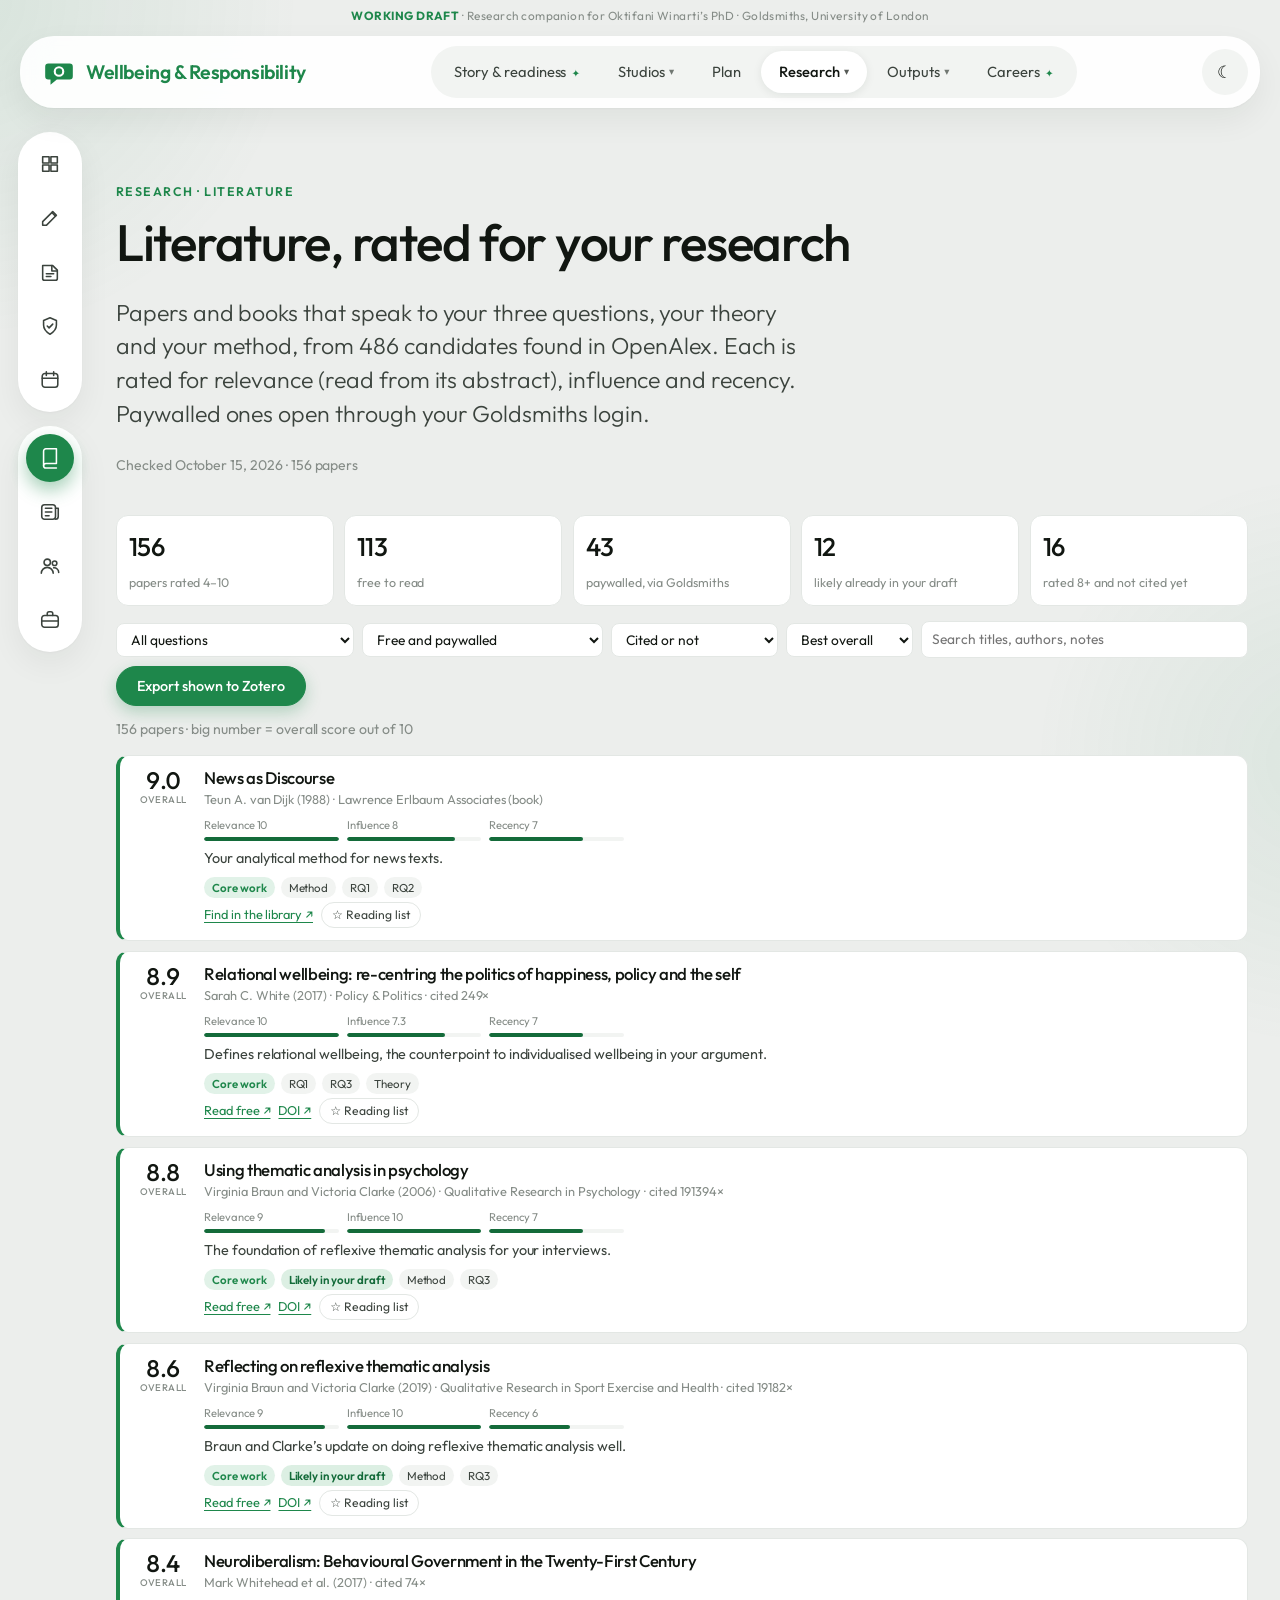
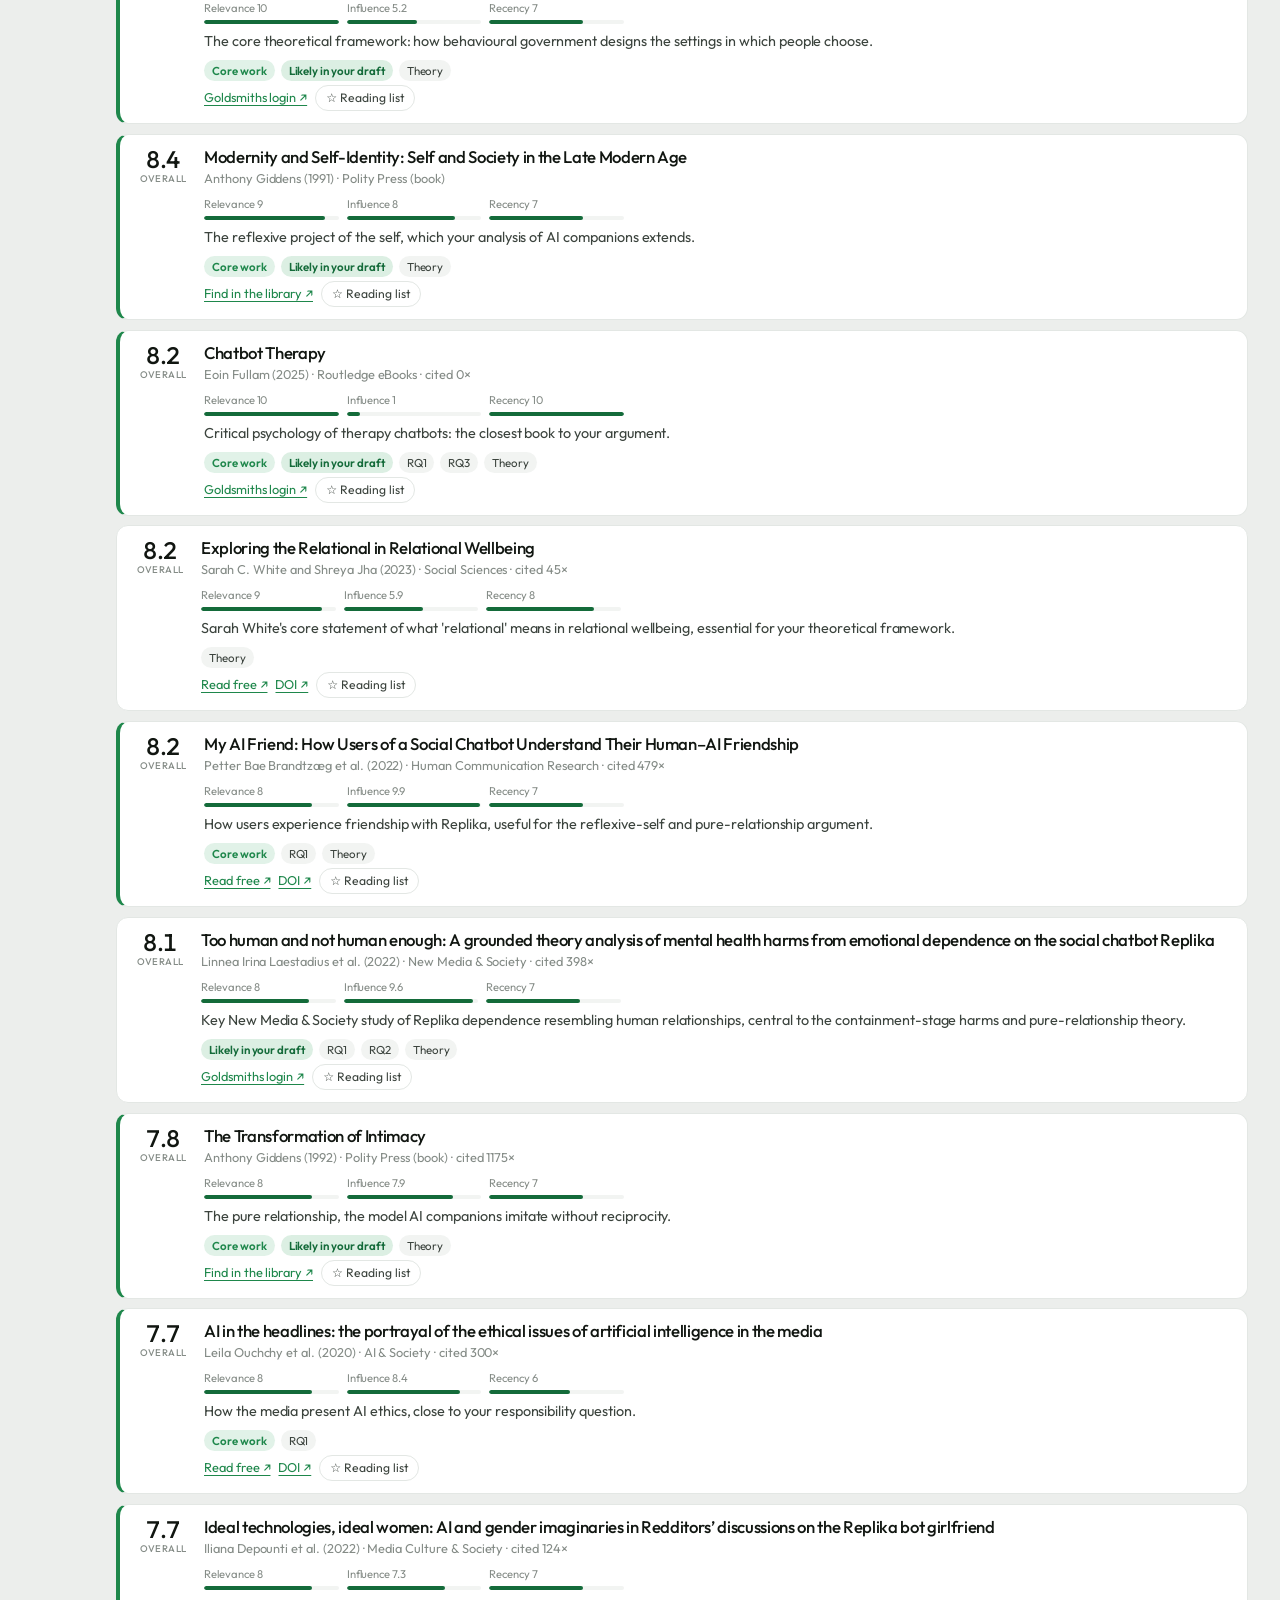
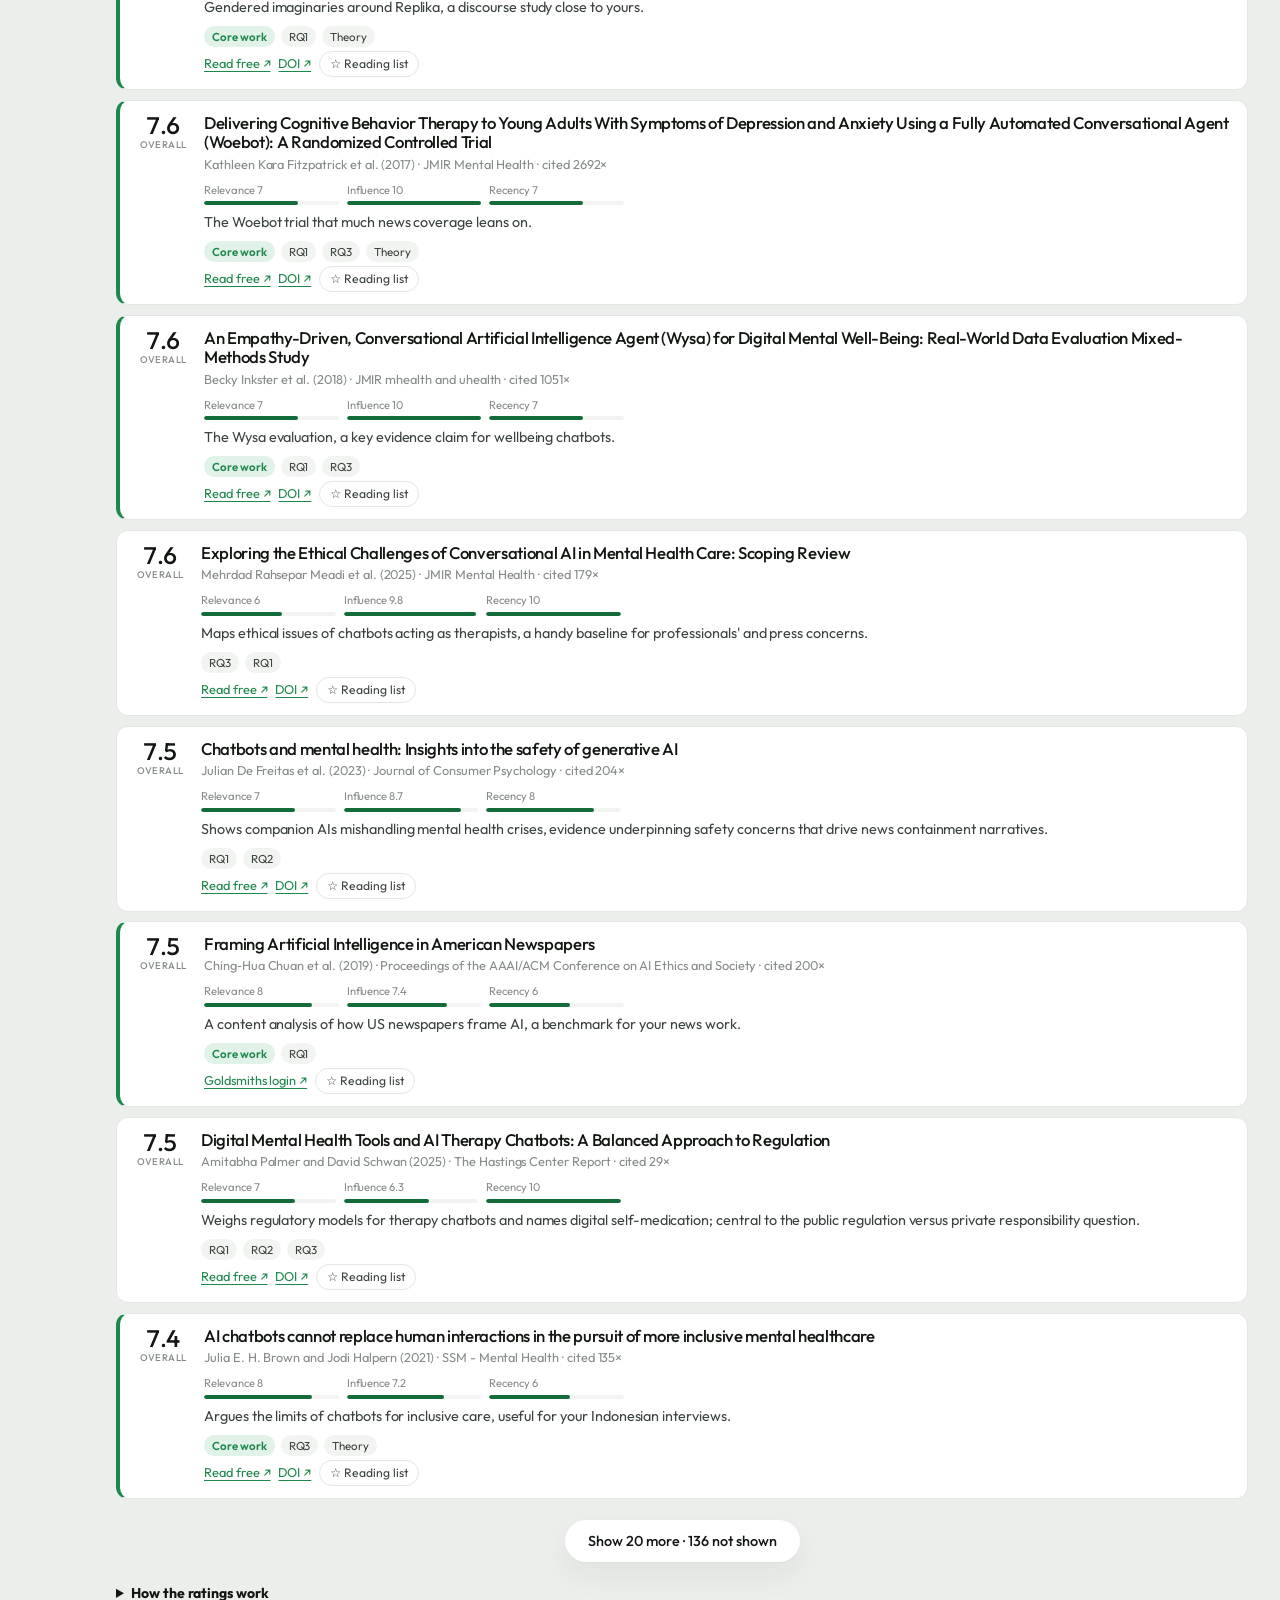
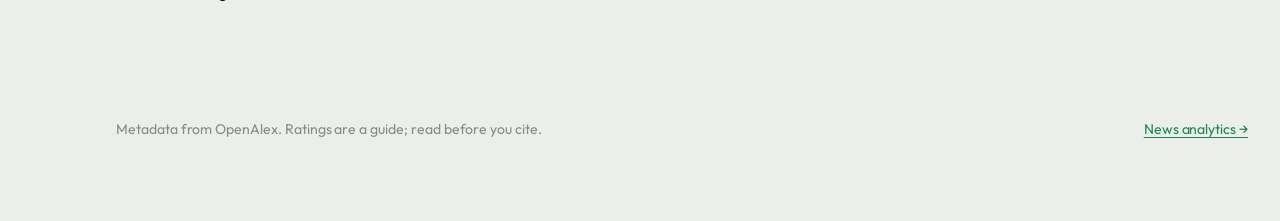
<file: literature.html>
<!doctype html>
<html lang="en">
<head>
<meta charset="utf-8">
<meta name="viewport" content="width=device-width, initial-scale=1">
<title>Literature</title>
<meta name="description" content="Papers related to the research, rated for relevance, influence and recency, with free and Goldsmiths-access links.">
<link rel="preconnect" href="https://fonts.googleapis.com">
<link rel="preconnect" href="https://fonts.gstatic.com" crossorigin>
<link href="https://fonts.googleapis.com/css2?family=IBM+Plex+Mono:wght@400;500&family=IBM+Plex+Sans:wght@400;500;600&family=Newsreader:ital,opsz,wght@0,6..72,400;0,6..72,500;1,6..72,400;1,6..72,500&display=swap" rel="stylesheet">
<link rel="stylesheet" href="assets/style.css?v=20261023d">
<link rel="icon" href="data:image/svg+xml,%3Csvg xmlns='http://www.w3.org/2000/svg' viewBox='0 0 32 32'%3E%3Cpath d='M6 8h20a3 3 0 0 1 3 3v9a3 3 0 0 1-3 3H14l-6 5v-5H6a3 3 0 0 1-3-3v-9a3 3 0 0 1 3-3z' fill='%23b14d26'/%3E%3Ccircle cx='16' cy='15.5' r='4' fill='none' stroke='%23fff' stroke-width='2'/%3E%3C/svg%3E">
<style>

.lit-bar { display:flex; flex-wrap:wrap; gap:8px; align-items:center; margin-bottom:12px; }
.lit-bar select, .lit-bar input[type=search] { font:inherit; font-size:.86rem; padding:6px 10px; border:1px solid var(--line); border-radius:8px; background: var(--surface); color: var(--ink); }
.lit-bar input[type=search] { flex: 1 1 220px; min-width:0; }
.lit-sum { display:grid; grid-template-columns: repeat(auto-fit, minmax(150px,1fr)); gap:10px; margin-bottom:16px; }
.lit-sum div { background: var(--surface); border:1px solid var(--line); border-radius:12px; padding:10px 12px; }
.lit-sum b { display:block; font-family: var(--serif); font-size:1.6rem; font-weight:500; }
.lit-sum span { font-size:.78rem; color: var(--muted); }
.pp { border:1px solid var(--line); border-radius:12px; background: var(--surface); padding:12px 14px; display:grid; grid-template-columns: 58px minmax(0,1fr); gap:12px; margin-bottom:10px; }
.pp.core { border-left:4px solid var(--accent); }
.pp-score { text-align:center; font-family: var(--serif); font-size:1.5rem; line-height:1; font-variant-numeric: tabular-nums; }
.pp-score small { display:block; font-family: var(--sans); font-size:.6rem; color: var(--muted); margin-top:3px; letter-spacing:.04em; }
.pp h3 { font-family: var(--serif); font-size:1.05rem; font-weight:500; margin:0 0 2px; text-wrap: pretty; }
.pp .meta { font-size:.8rem; color: var(--muted); }
.pp .why { font-size:.9rem; color: var(--ink-2); margin:6px 0; }
.pp-tags { display:flex; flex-wrap:wrap; gap:4px 6px; align-items:center; font-size:.72rem; }
.t { border-radius:999px; padding:1px 8px; background: var(--surface-2); color: var(--ink-2); }
.t.free { background: color-mix(in srgb, var(--ok) 18%, var(--surface)); color: var(--ok); font-weight:600; }
.t.pay { background: color-mix(in srgb, var(--gold) 18%, var(--surface)); color: var(--gold); font-weight:600; }
.t.draft { background: var(--teal-soft); color: var(--teal); font-weight:600; }
.t.core { background: var(--accent-soft); color: var(--accent); font-weight:600; }
.pp-3 { display:grid; grid-template-columns: repeat(3, minmax(0,1fr)); gap:8px; font-size:.7rem; color: var(--muted); margin:6px 0; max-width:420px; }
.pp-3 span { display:grid; gap:2px; } .pp-3 i { display:block; height:4px; border-radius:999px; background: var(--surface-2); position:relative; overflow:hidden; } .pp-3 i b { position:absolute; inset:0 auto 0 0; background: var(--teal); border-radius:999px; }
.pp-act { display:flex; flex-wrap:wrap; gap:8px; align-items:center; font-size:.8rem; margin-top:4px; }
.pp-act a { color: var(--accent); }
.pp-act button { font:inherit; font-size:.76rem; border:1px solid var(--line); background:none; color: var(--ink-2); border-radius:999px; padding:2px 10px; cursor:pointer; }
.pp-act button[aria-pressed="true"] { background: var(--ink); color: var(--bg); border-color: var(--ink); }

</style>
<script src="assets/site.js?v=20261023d"></script>
<link rel="manifest" href="manifest.json">
<meta name="theme-color" content="#1e874b">
<meta name="apple-mobile-web-app-capable" content="yes">
<meta name="mobile-web-app-capable" content="yes">
<meta name="apple-mobile-web-app-status-bar-style" content="default">
<meta name="apple-mobile-web-app-title" content="Oktifani PhD">
<link rel="apple-touch-icon" href="assets/icons/apple-touch-icon.png">
</head>
<body>
<div class="draft-ribbon"><strong>WORKING DRAFT</strong> · Research companion for Oktifani Winarti’s PhD · Goldsmiths, University of London</div>
<header class="site">
  <div class="wrap">
    <a class="brand" href="index.html">
      <svg class="brand-mark" viewBox="0 0 32 32" aria-hidden="true"><path d="M6 8h20a3 3 0 0 1 3 3v9a3 3 0 0 1-3 3H14l-6 5v-5H6a3 3 0 0 1-3-3v-9a3 3 0 0 1 3-3z" class="f-accent"/><circle cx="16" cy="15.5" r="4" fill="none" stroke="#fff" stroke-width="2"/></svg>
      Wellbeing &amp; Responsibility
    </a>
    <nav class="main" aria-label="Main">
      <a href="index.html">Story &amp; readiness</a>
      <div class="nav-dd"><button type="button" class="dd-btn" aria-expanded="false" aria-haspopup="true">Studios<span class="dd-car" aria-hidden="true">▾</span></button><div class="dd-menu" hidden><a href="editor.html">Upgrade studio<small>Upgrade document · live rubric</small></a><a href="thesis.html">Thesis studio<small>Full PhD draft · viva readiness</small></a><a href="ethics.html">Ethics studio<small>REISC ethics form · Goldsmiths standards</small></a></div></div>
      <a href="plan.html">Plan</a>
      <div class="nav-dd"><button type="button" class="dd-btn on" aria-expanded="false" aria-haspopup="true">Research<span class="dd-car" aria-hidden="true">▾</span></button><div class="dd-menu" hidden><a href="literature.html" aria-current="page">Literature<small>Papers related to your research, rated</small></a><a href="news.html">News analytics<small>Live news discourse, coded every 4 hours</small></a><a href="people.html">People &amp; stakeholders<small>Who researches this · who to interview</small></a></div></div>
      <div class="nav-dd"><button type="button" class="dd-btn" aria-expanded="false" aria-haspopup="true">Outputs<span class="dd-car" aria-hidden="true">▾</span></button><div class="dd-menu" hidden><a href="figures.html">Figures<small>Figure options for the thesis</small></a><a href="posters.html">Posters &amp; papers<small>Posters and paper plans</small></a></div></div>
      <a href="careers.html">Careers</a>
    </nav>
    <button class="theme-btn" type="button" aria-label="Toggle dark mode">☾</button>
  </div>
</header>

<main>
  <section class="hero" style="padding-bottom:16px">
    <div class="wrap">
      <span class="eyebrow">RESEARCH · LITERATURE</span>
      <h1 style="font-size:clamp(2rem,4.4vw,3.2rem)">Literature, rated for your research</h1>
      <p class="lede">Papers and books that speak to your three questions, your theory and your method, from 486 candidates found in OpenAlex. Each is rated for relevance (read from its abstract), influence and recency. Paywalled ones open through your Goldsmiths login.</p>
      <p class="small muted" id="litChecked"></p>
    </div>
  </section>
  <section class="block" style="padding-top:8px">
    <div class="wrap">
      <div class="lit-sum" id="litSum"></div>
      <div class="lit-bar">
        <select id="fRq" aria-label="Research question"><option value="all">All questions</option><option value="RQ1">RQ1 · news &amp; wellbeing</option><option value="RQ2">RQ2 · private life &amp; responsibility</option><option value="RQ3">RQ3 · Indonesia &amp; producers</option><option value="Theory">Theory</option><option value="Method">Method</option></select>
        <select id="fAccess" aria-label="Access"><option value="all">Free and paywalled</option><option value="free">Free to read</option><option value="pay">Paywalled (use Goldsmiths login)</option></select>
        <select id="fDraft" aria-label="In your draft"><option value="all">Cited or not</option><option value="no">Not in your draft yet</option><option value="yes">Likely in your draft</option><option value="list">My reading list</option></select>
        <select id="fSort" aria-label="Sort"><option value="score">Best overall</option><option value="rel">Most relevant</option><option value="year">Newest</option><option value="cites">Most cited</option></select>
        <input type="search" id="fQ" placeholder="Search titles, authors, notes" aria-label="Search">
        <button class="btn" id="risAll" type="button" title="Export the papers shown to Zotero (RIS)">Export shown to Zotero</button>
      </div>
      <p class="small muted" id="litCount"></p>
      <div id="litList" data-more="20"></div>
      <details class="method" style="margin-top:20px"><summary class="small"><b>How the ratings work</b></summary>
        <p class="small">Overall = 60% relevance + 20% influence + 20% recency, each out of 10. <b>Relevance</b> was judged by reading each abstract against RQ1–RQ3, your theory and your method; anything under 4 was left out. <b>Influence</b> is citations per year since publication, on a log scale. <b>Recency</b> favours 2024–2026 work, except for the classics your framework rests on. “Likely in your draft” matches surname and year against your upgrade text, so check it. Paywalled papers: open the DOI link and choose “Access through your institution” → Goldsmiths, or search the title in the Goldsmiths library. Data from OpenAlex.</p>
      </details>
    </div>
  </section>
</main>

<footer class="site">
  <div class="wrap">
    <div>Metadata from OpenAlex. Ratings are a guide; read before you cite.</div>
    <div><a href="news.html">News analytics →</a></div>
  </div>
</footer>
<script>
(function () {
  var $ = function (s) { return document.querySelector(s); };
  var esc = function (s) { return String(s == null ? "" : s).replace(/[&<>"]/g, function (c) { return { "&": "&amp;", "<": "&lt;", ">": "&gt;", '"': "&quot;" }[c]; }); };
  var LIST = {}; try { LIST = JSON.parse(localStorage.getItem("lit-list") || "{}") || {}; } catch (e) {}
  function score(p) { return 0.6 * p.rel + 0.2 * p.infl + 0.2 * p.rec; }
  function au(p) { var a = p.authors || []; return a.length > 2 ? a[0] + " et al." : a.join(" and "); }
  fetch("data/papers.json?t=" + Math.floor(Date.now() / 36e5)).then(function (r) { return r.json(); }).then(function (D) {
    var P = D.papers;
    $("#litChecked").textContent = "Checked " + new Date(D.checked).toLocaleDateString(undefined, { day: "numeric", month: "long", year: "numeric" }) + " · " + P.length + " papers";
    var free = P.filter(function (p) { return p.oa; }).length, draft = P.filter(function (p) { return p.inDraft; }).length, must = P.filter(function (p) { return p.rel >= 8 && !p.inDraft; }).length;
    $("#litSum").innerHTML = '<div><b>' + P.length + '</b><span>papers rated 4–10</span></div><div><b>' + free + '</b><span>free to read</span></div><div><b>' + (P.length - free) + '</b><span>paywalled, via Goldsmiths</span></div><div><b>' + draft + '</b><span>likely already in your draft</span></div><div><b>' + must + '</b><span>rated 8+ and not cited yet</span></div>';
    function render() {
      var rq = $("#fRq").value, ac = $("#fAccess").value, dr = $("#fDraft").value, q = $("#fQ").value.toLowerCase(), so = $("#fSort").value;
      var L = P.filter(function (p) {
        if (rq !== "all" && (p.rq || []).indexOf(rq) < 0) return false;
        if (ac === "free" && !p.oa) return false; if (ac === "pay" && p.oa) return false;
        if (dr === "no" && p.inDraft) return false; if (dr === "yes" && !p.inDraft) return false; if (dr === "list" && !LIST[p.key]) return false;
        if (q && (p.title + " " + (p.authors || []).join(" ") + " " + (p.why || "") + " " + (p.venue || "")).toLowerCase().indexOf(q) < 0) return false;
        return true;
      });
      L.sort(function (a, b) { return so === "rel" ? b.rel - a.rel || score(b) - score(a) : so === "year" ? (b.year || 0) - (a.year || 0) : so === "cites" ? (b.cites || 0) - (a.cites || 0) : score(b) - score(a); });
      $("#litCount").textContent = L.length + " papers · big number = overall score out of 10";
      window.__shown = L;
      $("#litList").innerHTML = L.map(function (p) {
        var link = p.oa && p.oa_url ? '<a href="' + esc(p.oa_url) + '" target="_blank" rel="noopener">Read free ↗</a>' : "";
        var doi = p.doi ? '<a href="' + esc(p.doi) + '" target="_blank" rel="noopener">' + (p.oa ? "DOI ↗" : "Goldsmiths login ↗") + "</a>" : '<a href="https://www.google.com/search?q=' + encodeURIComponent(p.title + " " + au(p)) + '+Goldsmiths+library" target="_blank" rel="noopener">Find in the library ↗</a>';
        return '<article class="pp' + (p.core ? " core" : "") + '"><div class="pp-score" title="Overall">' + score(p).toFixed(1) + '<small>OVERALL</small></div><div>' +
          '<h3>' + esc(p.title) + '</h3><div class="meta">' + esc(au(p)) + " (" + (p.year || "n.d.") + ")" + (p.venue ? " · " + esc(p.venue) : "") + (p.cites != null ? " · cited " + p.cites + "×" : "") + "</div>" +
          '<div class="pp-3"><span>Relevance ' + p.rel + '<i><b style="width:' + p.rel * 10 + '%"></b></i></span><span>Influence ' + p.infl + '<i><b style="width:' + p.infl * 10 + '%"></b></i></span><span>Recency ' + p.rec + '<i><b style="width:' + p.rec * 10 + '%"></b></i></span></div>' +
          '<p class="why">' + esc(p.why) + "</p>" +
          '<div class="pp-tags">' + (p.core ? '<span class="t core">Core work</span>' : "") + (p.inDraft ? '<span class="t draft">Likely in your draft</span>' : "") + (p.rq || []).map(function (r) { return '<span class="t">' + r + "</span>"; }).join("") + "</div>" +
          '<div class="pp-act">' + link + doi + '<button type="button" data-k="' + esc(p.key) + '" aria-pressed="' + !!LIST[p.key] + '">' + (LIST[p.key] ? "★ On my list" : "☆ Reading list") + "</button></div></div></article>";
      }).join("") || '<p class="muted">Nothing matches these filters.</p>';
    }
    ["#fRq", "#fAccess", "#fDraft", "#fSort"].forEach(function (s) { $(s).addEventListener("change", render); });
    $("#fQ").addEventListener("input", render);
    $("#litList").addEventListener("click", function (e) { var b = e.target.closest("[data-k]"); if (!b) return; var k = b.dataset.k; if (LIST[k]) delete LIST[k]; else LIST[k] = Date.now(); try { localStorage.setItem("lit-list", JSON.stringify(LIST)); } catch (e2) {} render(); });
    $("#risAll").addEventListener("click", function () {
      var L = window.__shown || P;
      var ris = L.map(function (p) {
        var ty = p.type === "book" ? "BOOK" : p.type === "book-chapter" ? "CHAP" : "JOUR";
        return ["TY  - " + ty].concat((p.authors || []).map(function (a) { var w = a.split(" "); return "AU  - " + w.pop() + ", " + w.join(" "); }), ["TI  - " + p.title, "PY  - " + (p.year || ""), p.venue ? (ty === "JOUR" ? "JO  - " : "PB  - ") + p.venue : null, p.doi ? "DO  - " + p.doi.replace("https://doi.org/", "") : null, p.doi ? "UR  - " + p.doi : null, "N1  - Relevance " + p.rel + "/10. " + (p.why || ""), "KW  - " + (p.rq || []).join("; "), "ER  - "]).filter(Boolean).join("\r\n");
      }).join("\r\n\r\n");
      var a = document.createElement("a"); a.href = URL.createObjectURL(new Blob([ris + "\r\n"], { type: "application/x-research-info-systems" })); a.download = "literature-for-zotero_" + new Date().toISOString().slice(0, 10) + ".ris"; document.body.appendChild(a); a.click(); setTimeout(function () { URL.revokeObjectURL(a.href); a.remove(); }, 500);
    });
    render();
  });
})();
</script>
</body>
</html>
</file>
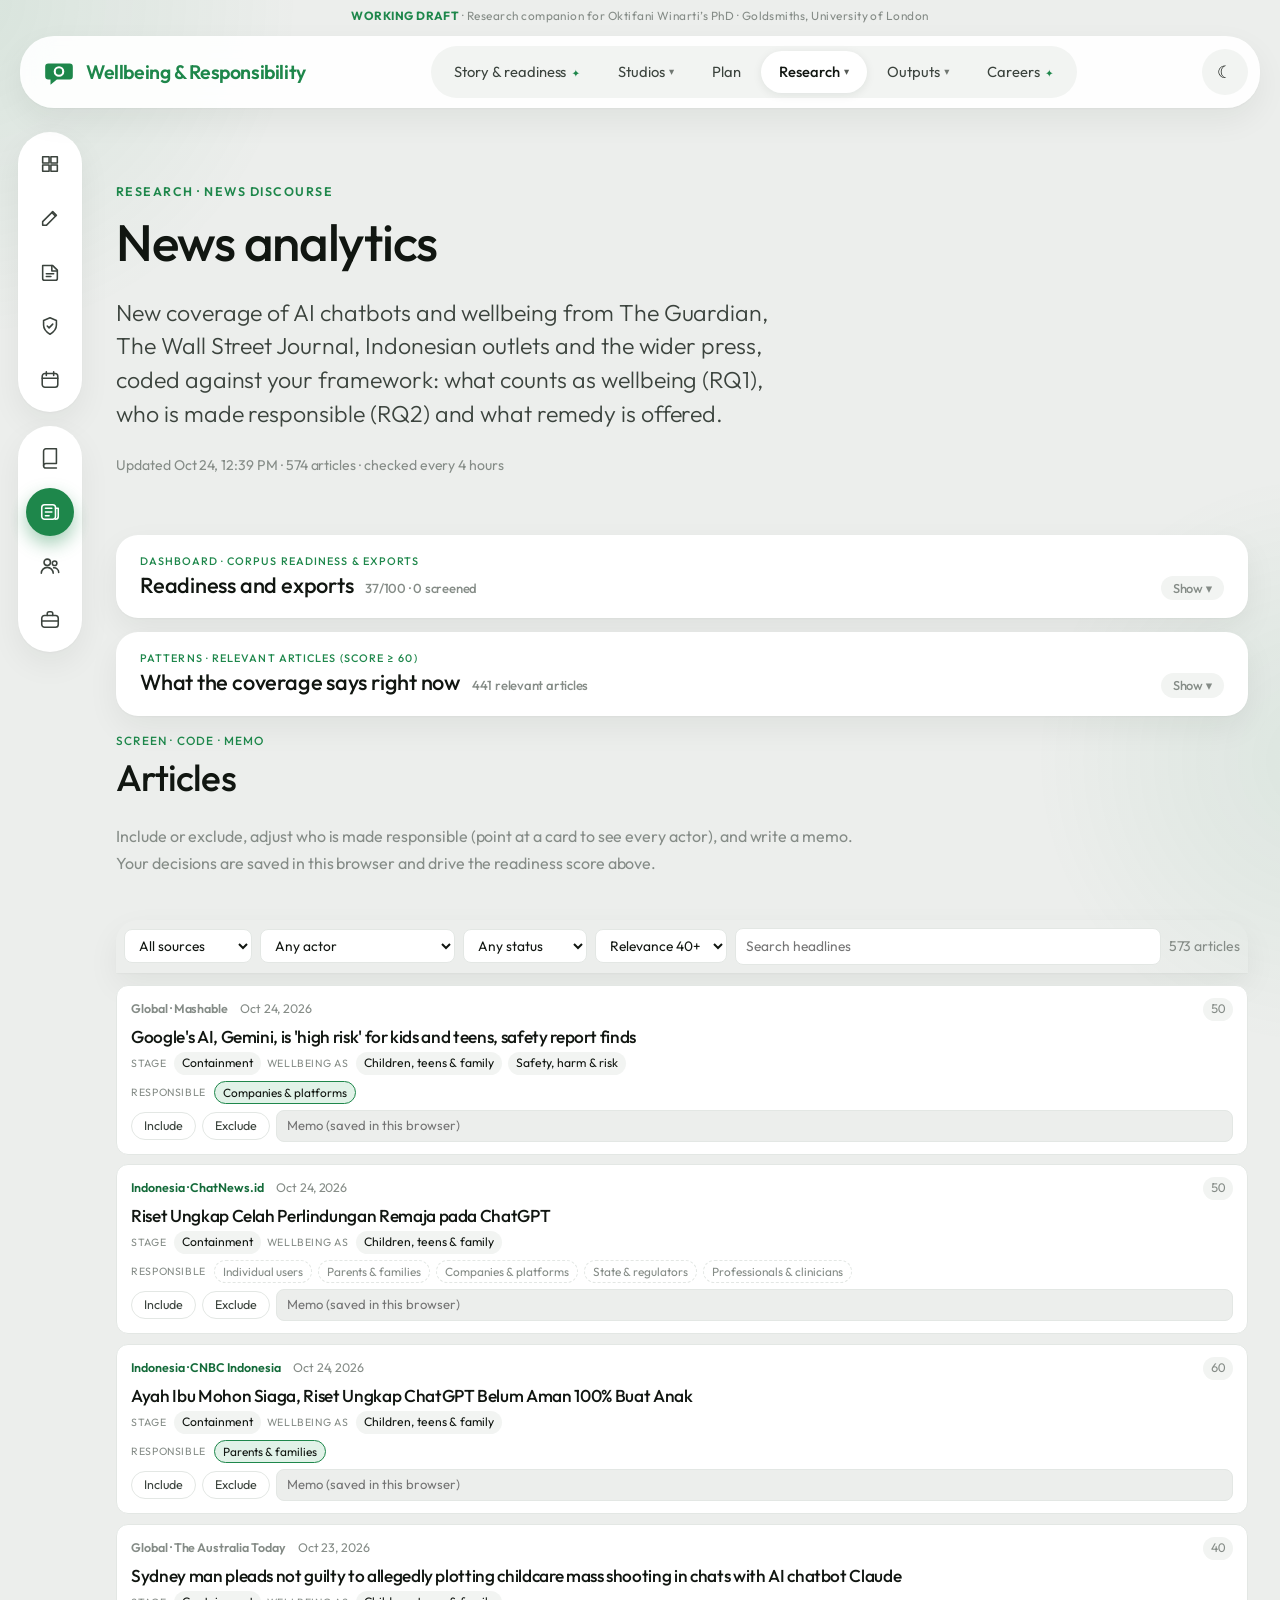
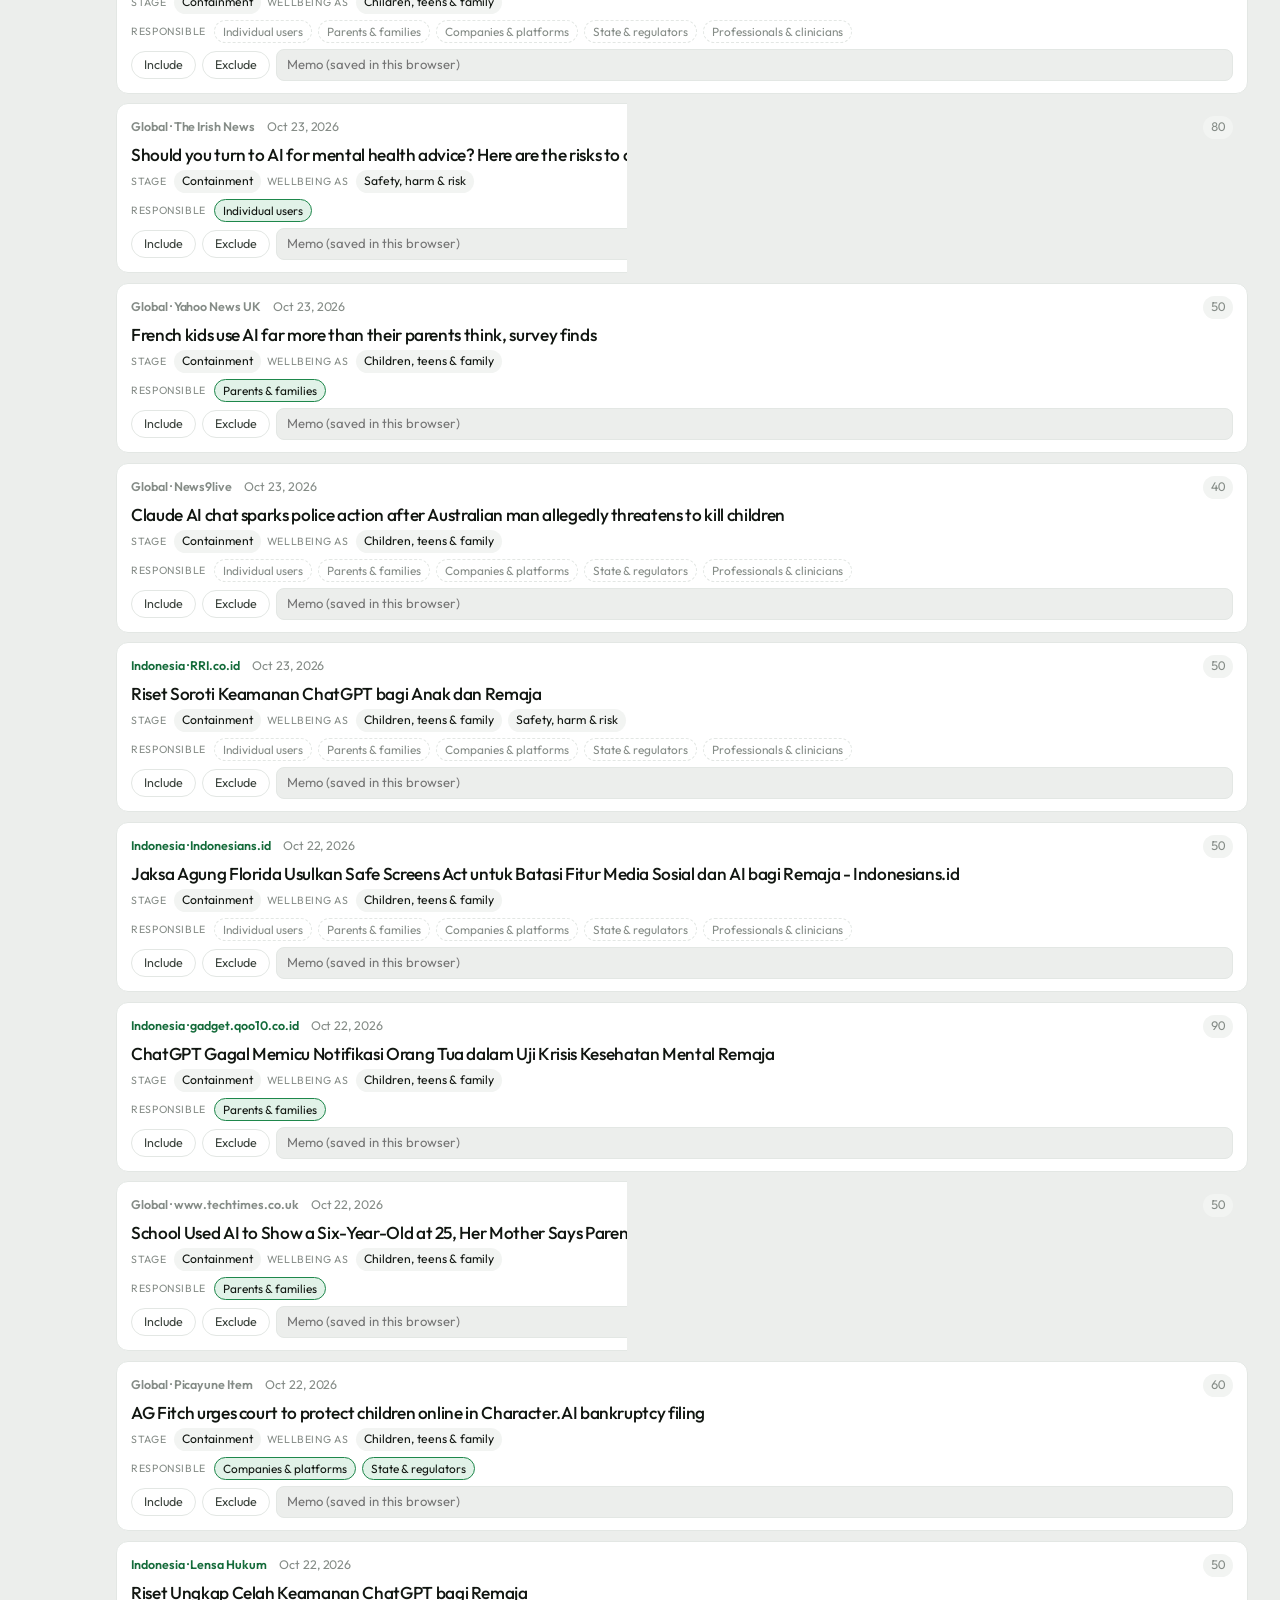
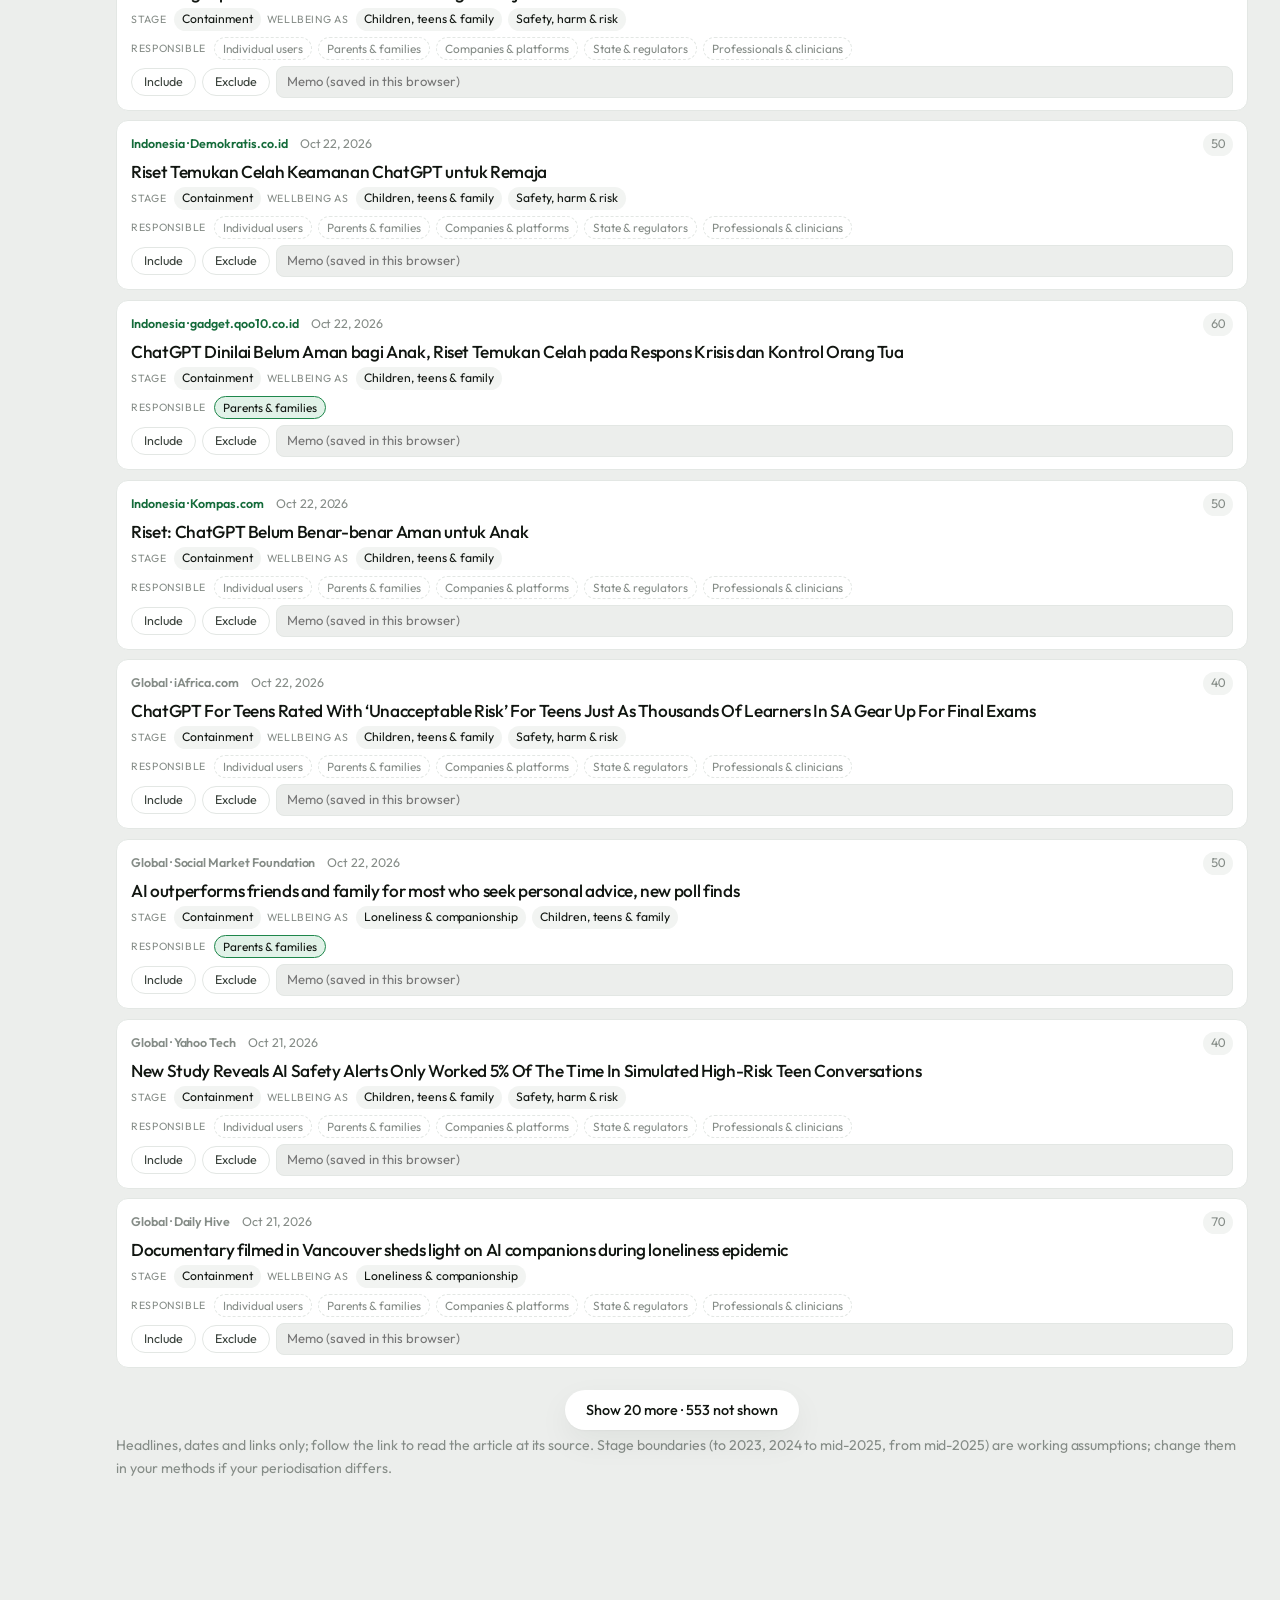
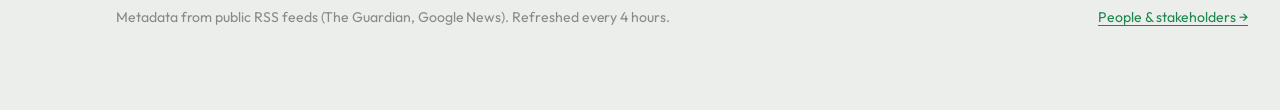
<file: news.html>
<!doctype html>
<html lang="en">
<head>
<meta charset="utf-8">
<meta name="viewport" content="width=device-width, initial-scale=1">
<title>News Analytics</title>
<meta name="description" content="Live news discourse on AI chatbots and wellbeing, coded for wellbeing frames and responsibility, with Zotero and NVivo exports.">
<link rel="preconnect" href="https://fonts.googleapis.com">
<link rel="preconnect" href="https://fonts.gstatic.com" crossorigin>
<link href="https://fonts.googleapis.com/css2?family=IBM+Plex+Mono:wght@400;500&family=IBM+Plex+Sans:wght@400;500;600&family=Newsreader:ital,opsz,wght@0,6..72,400;0,6..72,500;1,6..72,400;1,6..72,500&display=swap" rel="stylesheet">
<link rel="stylesheet" href="assets/style.css?v=20261023d">
<link rel="icon" href="data:image/svg+xml,%3Csvg xmlns='http://www.w3.org/2000/svg' viewBox='0 0 32 32'%3E%3Cpath d='M6 8h20a3 3 0 0 1 3 3v9a3 3 0 0 1-3 3H14l-6 5v-5H6a3 3 0 0 1-3-3v-9a3 3 0 0 1 3-3z' fill='%23b14d26'/%3E%3Ccircle cx='16' cy='15.5' r='4' fill='none' stroke='%23fff' stroke-width='2'/%3E%3C/svg%3E">
<style>

.ns-top { display:grid; grid-template-columns: minmax(0,1fr) minmax(0,1.3fr); gap:16px; align-items:stretch; }
@media (max-width: 820px) { .ns-top { grid-template-columns: 1fr; } }
.ns-score { display:flex; gap:18px; align-items:center; flex-wrap:wrap; }
.ns-ring { width:128px; height:128px; flex:none; }
.ns-ring .num { font-family: var(--serif); font-size: 34px; }
.ns-rows { display:grid; gap:8px; flex:1 1 220px; min-width:0; }
.ns-row { display:grid; grid-template-columns: 74px minmax(0,1fr) 30px; gap:10px; align-items:center; font-size:.86rem; }
.ns-bar, .hb-t { position:relative; height:8px; border-radius:999px; background: var(--surface-2); overflow:hidden; display:block; }
.ns-bar i, .hb-t i { position:absolute; inset:0 auto 0 0; border-radius:999px; background: var(--accent); }
.ns-row b, .hb b { font-variant-numeric: tabular-nums; text-align:right; font-weight:600; }
.ns-stats { display:grid; grid-template-columns: repeat(3, minmax(0,1fr)); gap:10px; }
.ns-stat { background: var(--surface-2); border-radius: 10px; padding: 10px 12px; }
.ns-stat b { display:block; font-family: var(--serif); font-size: 1.6rem; font-weight: 500; }
.ns-stat span { font-size:.78rem; color: var(--muted); }
.charts { display:grid; grid-template-columns: repeat(auto-fit, minmax(300px, 1fr)); gap:16px; }
.charts .card { min-width:0; }
.charts h3 { font-size: 1rem; margin-bottom: 10px; }
.charts svg { width:100%; height:auto; display:block; }
.legend { display:flex; flex-wrap:wrap; gap:12px; font-size:.78rem; color: var(--muted); margin-top:6px; }
.legend i { display:inline-block; width:10px; height:10px; border-radius:2px; margin-right:5px; vertical-align:middle; }
.hb { display:grid; grid-template-columns: minmax(0,1.2fr) minmax(0,1fr) 34px; gap:10px; align-items:center; font-size:.84rem; margin-bottom:6px; }
.hb-l { min-width:0; overflow:hidden; text-overflow:ellipsis; white-space:nowrap; }
.cmp-head, .cmp { display:grid; grid-template-columns: minmax(0,1.2fr) minmax(0,1fr) minmax(0,1fr); gap:10px; align-items:center; font-size:.84rem; margin-bottom:6px; }
.cmp-head { font-size:.74rem; color: var(--muted); }
.cmp .hb-t { height:16px; }
.cmp .hb-t b { position:absolute; right:6px; top:0; font-size:.7rem; line-height:16px; color: var(--ink-2); }
.cmp .hb-t.id i { background: var(--teal); }
.toolbar.news { display:flex; flex-wrap:wrap; gap:8px; align-items:center; margin-bottom:12px; }
.toolbar.news select, .toolbar.news input[type=search] { font:inherit; font-size:.86rem; padding:6px 10px; border:1px solid var(--line); border-radius:8px; background: var(--surface); color: var(--ink); }
.toolbar.news input[type=search] { flex: 1 1 200px; min-width: 0; }
.na { border:1px solid var(--line); border-radius: 12px; background: var(--surface); padding: 12px 14px; display:grid; gap:6px; margin-bottom:10px; }
.na.dec-in { border-left: 4px solid var(--ok); } .na.dec-out { opacity:.6; }
.na-top { display:flex; flex-wrap:wrap; gap:6px 12px; align-items:center; font-size:.78rem; color: var(--muted); }
.na-src { font-weight:600; } .g-guardian { color: var(--accent); } .g-wsj { color: var(--gold); } .g-indonesia { color: var(--teal); }
.na-rel { margin-left:auto; font-variant-numeric: tabular-nums; background: var(--surface-2); border-radius:999px; padding:1px 8px; }
.na h4 { font-family: var(--serif); font-size: 1.08rem; font-weight: 500; margin:0; text-wrap: pretty; }
.na h4 a { color: var(--ink); text-decoration: none; } .na h4 a:hover { text-decoration: underline; }
.na-sum { margin:0; font-size:.88rem; color: var(--ink-2); }
.na-codes { display:flex; flex-wrap:wrap; gap:4px 6px; align-items:center; font-size:.76rem; }
.na-k { color: var(--muted); text-transform: uppercase; letter-spacing:.06em; font-size:.66rem; margin-right:2px; }
.chipx { background: var(--surface-2); border-radius:999px; padding:1px 8px; }
.lc { font:inherit; font-size:.74rem; border:1px dashed var(--line); background:none; color: var(--muted); border-radius:999px; padding:1px 8px; cursor:pointer; }
.lc.on { border-style:solid; border-color: var(--accent); color: var(--ink); background: var(--accent-soft); }
.na-act { display:flex; flex-wrap:wrap; gap:6px; align-items:center; }
.dec { font:inherit; font-size:.78rem; border:1px solid var(--line); background: var(--surface); color: var(--ink-2); border-radius:999px; padding:3px 12px; cursor:pointer; }
.dec.on[data-dec=in] { background: var(--ok); border-color: var(--ok); color: #fff; } .dec.on[data-dec=out] { background: var(--ink-2); color: var(--bg); }
.na-note { flex: 1 1 200px; min-width:0; font:inherit; font-size:.82rem; padding:4px 10px; border:1px solid var(--line); border-radius:8px; background: var(--bg); color: var(--ink); }
.xbtns { display:flex; flex-wrap:wrap; gap:8px; }

</style>
<script src="assets/site.js?v=20261023d"></script>
<link rel="manifest" href="manifest.json">
<meta name="theme-color" content="#1e874b">
<meta name="apple-mobile-web-app-capable" content="yes">
<meta name="mobile-web-app-capable" content="yes">
<meta name="apple-mobile-web-app-status-bar-style" content="default">
<meta name="apple-mobile-web-app-title" content="Oktifani PhD">
<link rel="apple-touch-icon" href="assets/icons/apple-touch-icon.png">
</head>
<body>
<div class="draft-ribbon"><strong>WORKING DRAFT</strong> · Research companion for Oktifani Winarti’s PhD · Goldsmiths, University of London</div>
<header class="site">
  <div class="wrap">
    <a class="brand" href="index.html">
      <svg class="brand-mark" viewBox="0 0 32 32" aria-hidden="true"><path d="M6 8h20a3 3 0 0 1 3 3v9a3 3 0 0 1-3 3H14l-6 5v-5H6a3 3 0 0 1-3-3v-9a3 3 0 0 1 3-3z" class="f-accent"/><circle cx="16" cy="15.5" r="4" fill="none" stroke="#fff" stroke-width="2"/></svg>
      Wellbeing &amp; Responsibility
    </a>
    <nav class="main" aria-label="Main">
      <a href="index.html">Story &amp; readiness</a>
      <div class="nav-dd"><button type="button" class="dd-btn" aria-expanded="false" aria-haspopup="true">Studios<span class="dd-car" aria-hidden="true">▾</span></button><div class="dd-menu" hidden><a href="editor.html">Upgrade studio<small>Upgrade document · live rubric</small></a><a href="thesis.html">Thesis studio<small>Full PhD draft · viva readiness</small></a><a href="ethics.html">Ethics studio<small>REISC ethics form · Goldsmiths standards</small></a></div></div>
      <a href="plan.html">Plan</a>
      <div class="nav-dd"><button type="button" class="dd-btn on" aria-expanded="false" aria-haspopup="true">Research<span class="dd-car" aria-hidden="true">▾</span></button><div class="dd-menu" hidden><a href="literature.html">Literature<small>Papers related to your research, rated</small></a><a href="news.html" aria-current="page">News analytics<small>Live news discourse, coded every 4 hours</small></a><a href="people.html">People &amp; stakeholders<small>Who researches this · who to interview</small></a></div></div>
      <div class="nav-dd"><button type="button" class="dd-btn" aria-expanded="false" aria-haspopup="true">Outputs<span class="dd-car" aria-hidden="true">▾</span></button><div class="dd-menu" hidden><a href="figures.html">Figures<small>Figure options for the thesis</small></a><a href="posters.html">Posters &amp; papers<small>Posters and paper plans</small></a></div></div>
      <a href="careers.html">Careers</a>
    </nav>
    <button class="theme-btn" type="button" aria-label="Toggle dark mode">☾</button>
  </div>
</header>

<main>
  <section class="hero" style="padding-bottom:16px">
    <div class="wrap">
      <span class="eyebrow">RESEARCH · NEWS DISCOURSE</span>
      <h1 style="font-size:clamp(2rem,4.4vw,3.2rem)">News analytics</h1>
      <p class="lede">New coverage of AI chatbots and wellbeing from The Guardian, The Wall Street Journal, Indonesian outlets and the wider press, coded against your framework: what counts as wellbeing (RQ1), who is made responsible (RQ2) and what remedy is offered.</p>
      <p class="small muted" id="nUpdated"></p>
    </div>
  </section>

  <section class="block collapsible" id="dashboard" style="padding-top:8px">
    <div class="wrap">
      <div class="section-head"><span class="num">DASHBOARD · CORPUS READINESS &amp; EXPORTS</span><h2>Readiness and exports <span class="mini-sum" id="nsMini"></span></h2></div>
      <div class="ns-top">
      <div class="card">
        <h3 style="margin-bottom:10px">Corpus readiness, live</h3>
        <div class="ns-score">
          <svg class="ns-ring" viewBox="0 0 128 128" role="img" aria-label="Corpus readiness score">
            <circle cx="64" cy="64" r="52" fill="none" stroke-width="12" class="s-line"/>
            <circle id="nsRing" cx="64" cy="64" r="52" fill="none" stroke-width="12" stroke-linecap="round" class="s-accent" transform="rotate(-90 64 64)" stroke-dasharray="326.7" stroke-dashoffset="326.7" style="transition:stroke-dashoffset .5s ease"/>
            <text id="nsNum" x="64" y="72" text-anchor="middle" class="num t-ink">0</text>
          </svg>
          <div class="ns-rows" id="nsRows"></div>
        </div>
        <p class="small muted" id="nsHint" style="margin:10px 0 0"></p>
      </div>
      <div class="card">
        <h3 style="margin-bottom:10px">How to use this alongside Nexis, NVivo and Zotero</h3>
        <div class="ns-stats"><div class="ns-stat"><b id="nNew">0</b><span>new this week</span></div><div class="ns-stat"><b>3</b><span>stages: emergence, normalisation, containment</span></div><div class="ns-stat"><b>5</b><span>responsibility codes</span></div></div>
        <p class="small" style="margin:12px 0 8px">Your Dataset 1 still comes from Nexis, as agreed. Use this page to <b>watch the containment stage as it happens</b>, find examples for the worked example, and spot Indonesian framings for RQ3 interviews. Screen articles below, then export:</p>
        <div class="xbtns">
          <button class="btn" id="xRis" type="button" title="RIS file: in Zotero, File → Import">Zotero (.ris)</button>
          <button class="btn" id="xCsv" type="button" title="Classification sheet: in NVivo, Import → Classification Sheets">NVivo classification (.csv)</button>
          <button class="btn" id="xQdc" type="button" title="REFI-QDA codebook: in NVivo, Import → Codebook">NVivo codebook (.qdc)</button>
        </div>
        <p class="small muted" style="margin:8px 0 0">Exports include your included articles, or the current filter if you haven’t included any yet. In NVivo, import the codebook first, then the classification sheet.</p>
      </div>
      </div>
    </div>
  </section>

  <section class="block collapsible" id="patterns" style="padding-top:8px">
    <div class="wrap">
      <div class="section-head"><span class="num">PATTERNS · RELEVANT ARTICLES (SCORE ≥ 60)</span><h2>What the coverage says right now <span class="mini-sum" id="patMini"></span></h2><p class="muted">Codes come from keyword rules in English and Bahasa Indonesia. Articles marked ✦ were also reviewed by Claude during the 4-hourly refresh. Treat both as a first pass; your own codes always win.</p></div>
      <div class="charts">
        <div class="card"><h3>Articles per week</h3><div id="chVol"></div></div>
        <div class="card"><h3>Who is made responsible</h3><div id="chLoci"></div></div>
        <div class="card"><h3>Wellbeing framed as</h3><div id="chFrames"></div></div>
        <div class="card"><h3>Remedy offered</h3><div id="chRem"></div></div>
        <div class="card"><h3>Top sources</h3><div id="chSrc"></div></div>
      </div>
    </div>
  </section>

  <section class="block" style="padding-top:8px">
    <div class="wrap">
      <div class="section-head"><span class="num">SCREEN · CODE · MEMO</span><h2>Articles</h2><p class="muted">Include or exclude, adjust who is made responsible (point at a card to see every actor), and write a memo. Your decisions are saved in this browser and drive the readiness score above.</p></div>
      <div class="toolbar news">
        <select id="fGroup" aria-label="Source group"><option value="all">All sources</option><option value="guardian">The Guardian</option><option value="wsj">WSJ</option><option value="indonesia">Indonesia</option><option value="global">Global</option></select>
        <select id="fLocus" aria-label="Responsible actor"></select>
        <select id="fDec" aria-label="Screening status"><option value="all">Any status</option><option value="todo">Not screened</option><option value="in">Included</option><option value="out">Excluded</option></select>
        <select id="fMin" aria-label="Minimum relevance"><option value="0">Any relevance</option><option value="40">Relevance 40+</option><option value="60">Relevance 60+</option><option value="80">Relevance 80+</option></select>
        <input type="search" id="fQ" placeholder="Search headlines" aria-label="Search headlines">
        <span class="small muted" id="nCount"></span>
      </div>
      <div id="nList"></div>
      <p class="small muted">Headlines, dates and links only; follow the link to read the article at its source. Stage boundaries (to 2023, 2024 to mid-2025, from mid-2025) are working assumptions; change them in your methods if your periodisation differs.</p>
    </div>
  </section>
</main>

<footer class="site">
  <div class="wrap">
    <div>Metadata from public RSS feeds (The Guardian, Google News). Refreshed every 4 hours.</div>
    <div><a href="people.html">People &amp; stakeholders →</a></div>
  </div>
</footer>
<script src="assets/news.js?v=20261023d"></script>
</body>
</html>
</file>
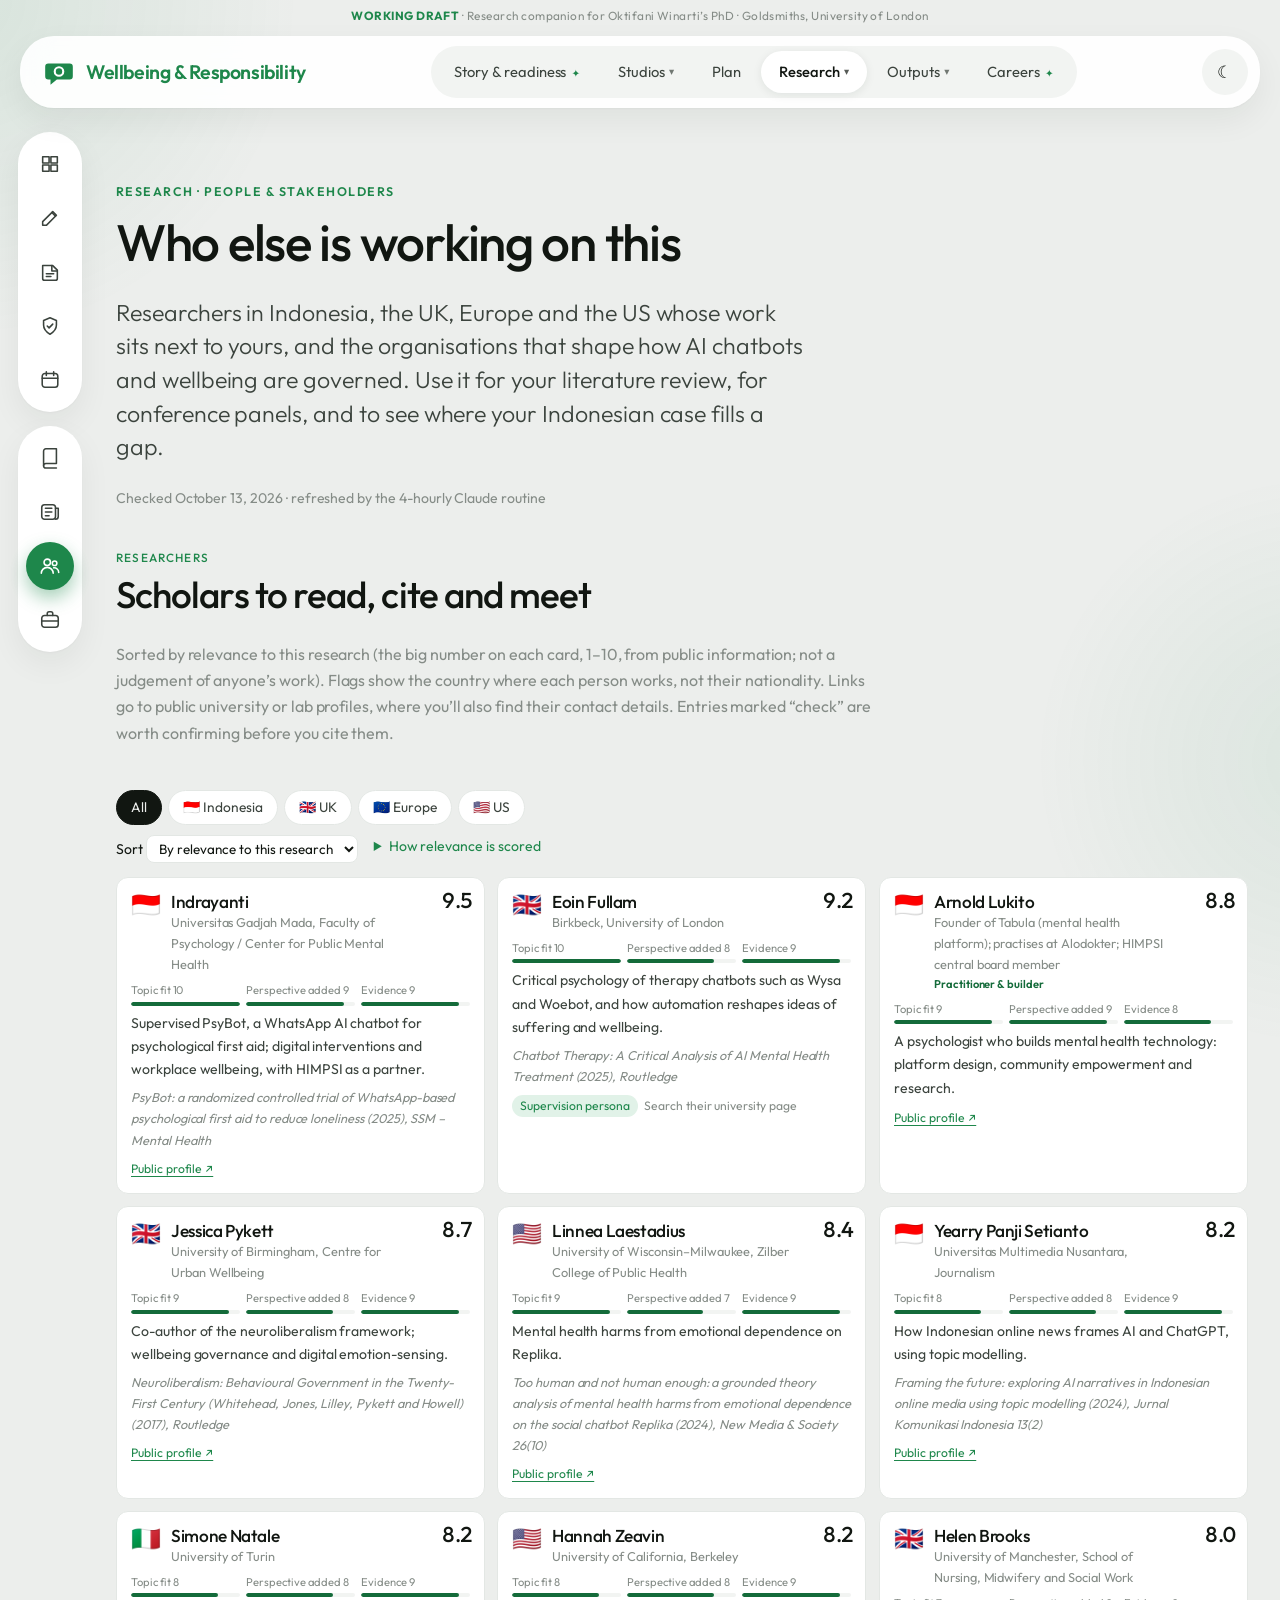
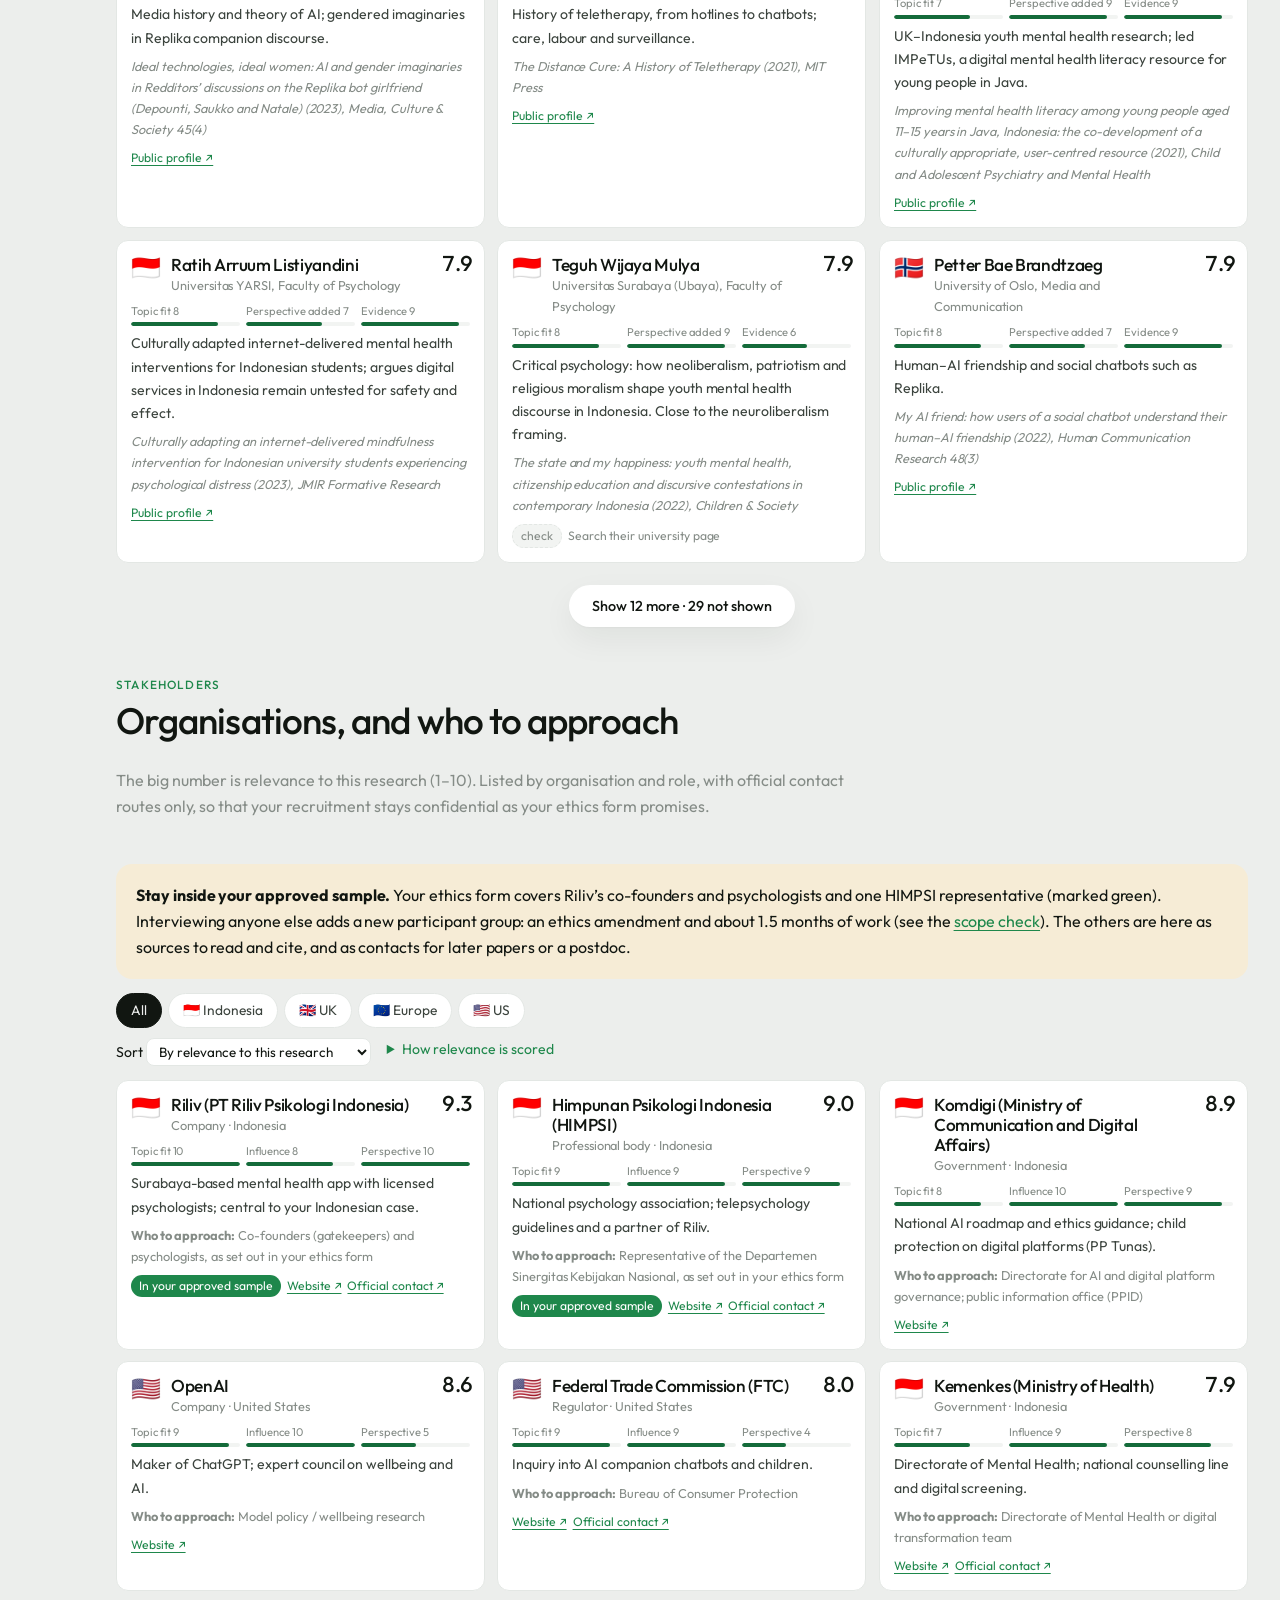
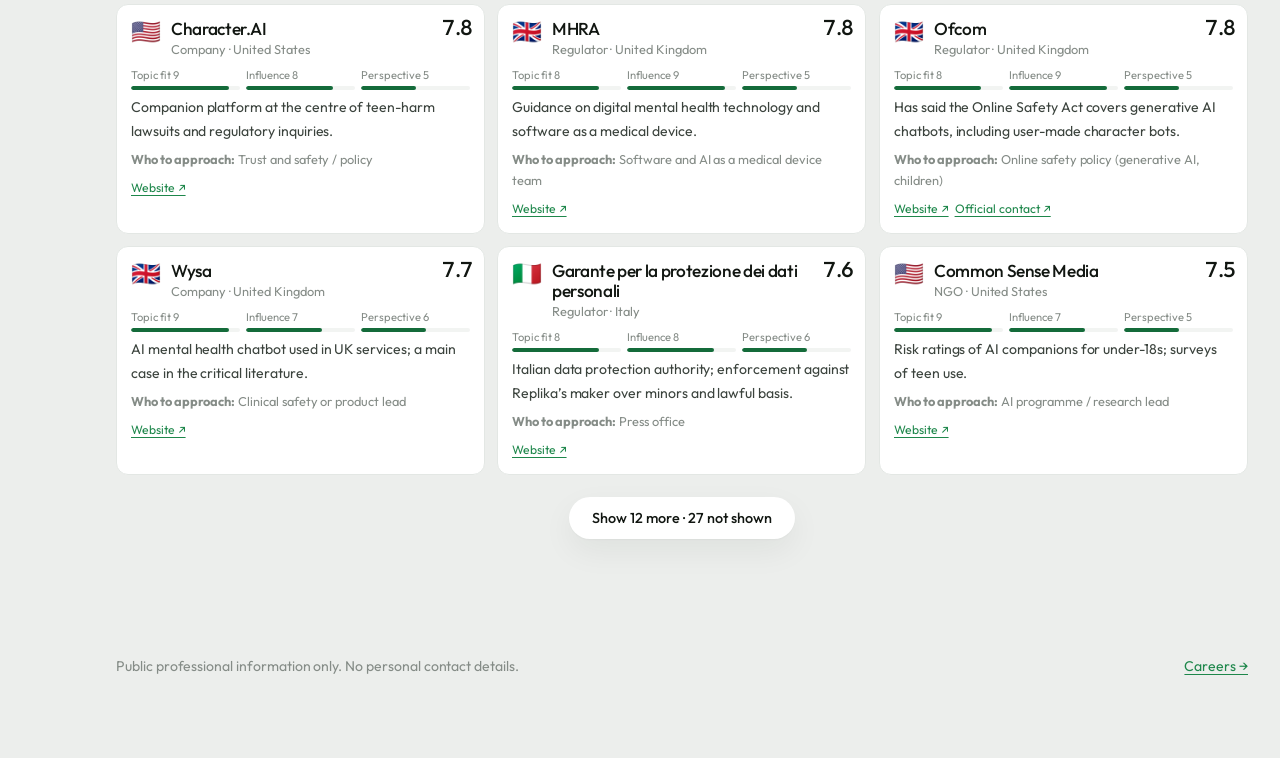
<file: people.html>
<!doctype html>
<html lang="en">
<head>
<meta charset="utf-8">
<meta name="viewport" content="width=device-width, initial-scale=1">
<title>People & Stakeholders</title>
<meta name="description" content="Researchers working on AI chatbots and wellbeing in Indonesia, the UK, Europe and the US, and stakeholder organisations.">
<link rel="preconnect" href="https://fonts.googleapis.com">
<link rel="preconnect" href="https://fonts.gstatic.com" crossorigin>
<link href="https://fonts.googleapis.com/css2?family=IBM+Plex+Mono:wght@400;500&family=IBM+Plex+Sans:wght@400;500;600&family=Newsreader:ital,opsz,wght@0,6..72,400;0,6..72,500;1,6..72,400;1,6..72,500&display=swap" rel="stylesheet">
<link rel="stylesheet" href="assets/style.css?v=20261023d">
<link rel="icon" href="data:image/svg+xml,%3Csvg xmlns='http://www.w3.org/2000/svg' viewBox='0 0 32 32'%3E%3Cpath d='M6 8h20a3 3 0 0 1 3 3v9a3 3 0 0 1-3 3H14l-6 5v-5H6a3 3 0 0 1-3-3v-9a3 3 0 0 1 3-3z' fill='%23b14d26'/%3E%3Ccircle cx='16' cy='15.5' r='4' fill='none' stroke='%23fff' stroke-width='2'/%3E%3C/svg%3E">
<style>

.tabs-r { display:flex; flex-wrap:wrap; gap:6px; margin: 0 0 14px; }
.tabs-r button { font:inherit; font-size:.86rem; border:1px solid var(--line); background: var(--surface); color: var(--ink-2); border-radius:999px; padding:5px 14px; cursor:pointer; }
.tabs-r button[aria-pressed="true"] { background: var(--ink); color: var(--bg); border-color: var(--ink); }
.pgrid { display:grid; grid-template-columns: repeat(auto-fill, minmax(290px, 1fr)); gap:12px; }
.pc { border:1px solid var(--line); border-radius: 12px; background: var(--surface); padding: 14px; display:grid; gap:6px; align-content:start; min-width:0; }
.pc-h { display:flex; gap:10px; align-items:flex-start; }
.flag { font-size: 1.5rem; line-height: 1; flex:none; }
.pc h3 { font-family: var(--serif); font-size: 1.08rem; font-weight:500; margin:0; }
.pc .inst { font-size:.8rem; color: var(--muted); }
.pc p { margin:0; font-size:.88rem; color: var(--ink-2); }
.pc .pub { font-size:.8rem; color: var(--muted); font-style: italic; }
.pc-f { display:flex; flex-wrap:wrap; gap:6px; align-items:center; font-size:.76rem; margin-top:2px; }
.badge { border-radius:999px; padding:1px 8px; background: var(--surface-2); color: var(--muted); }
.badge.sample { background: var(--ok); color:#fff; }
.badge.mine { background: var(--accent-soft); color: var(--accent); }
.badge.med { border:1px dashed var(--line); }
.pc a.lnk { color: var(--accent); }
.callout.scope { margin-bottom: 14px; }
.rel-bar { display:flex; flex-wrap:wrap; gap:8px 16px; align-items:flex-start; margin: -4px 0 14px; }
.rel-bar select { font:inherit; font-size:.84rem; padding:4px 8px; border:1px solid var(--line); border-radius:8px; background: var(--surface); color: var(--ink); }
.rel-w { flex: 1 1 320px; min-width:0; }
.rel-w summary { cursor:pointer; color: var(--accent); }
#relSliders, .rel-sl { display:grid; grid-template-columns: repeat(auto-fit, minmax(180px,1fr)); gap:8px 14px; margin-top:6px; }
#relSliders label, .rel-sl label { display:grid; gap:2px; font-size:.8rem; }
#relSliders input, .rel-sl input { accent-color: var(--accent); width:100%; }
.pc { position: relative; }
.rel { position:absolute; top:12px; right:12px; text-align:center; font-family: var(--serif); font-size:1.35rem; line-height:1; font-variant-numeric: tabular-nums; }
.rel small { display:block; font-family: var(--sans); font-size:.6rem; color: var(--muted); letter-spacing:.04em; margin-top:2px; }
.pc-h { padding-right: 54px; }
.rel3 { display:grid; grid-template-columns: repeat(3, minmax(0,1fr)); gap:6px; font-size:.7rem; color: var(--muted); }
.rel3 span { display:grid; gap:2px; }
.rel3 i { display:block; height:4px; border-radius:999px; background: var(--surface-2); position:relative; overflow:hidden; }
.rel3 i b { position:absolute; inset:0 auto 0 0; background: var(--teal); border-radius:999px; }
.kind { font-size:.7rem; color: var(--teal); font-weight:600; }


</style>
<script src="assets/site.js?v=20261023d"></script>
<link rel="manifest" href="manifest.json">
<meta name="theme-color" content="#1e874b">
<meta name="apple-mobile-web-app-capable" content="yes">
<meta name="mobile-web-app-capable" content="yes">
<meta name="apple-mobile-web-app-status-bar-style" content="default">
<meta name="apple-mobile-web-app-title" content="Oktifani PhD">
<link rel="apple-touch-icon" href="assets/icons/apple-touch-icon.png">
</head>
<body>
<div class="draft-ribbon"><strong>WORKING DRAFT</strong> · Research companion for Oktifani Winarti’s PhD · Goldsmiths, University of London</div>
<header class="site">
  <div class="wrap">
    <a class="brand" href="index.html">
      <svg class="brand-mark" viewBox="0 0 32 32" aria-hidden="true"><path d="M6 8h20a3 3 0 0 1 3 3v9a3 3 0 0 1-3 3H14l-6 5v-5H6a3 3 0 0 1-3-3v-9a3 3 0 0 1 3-3z" class="f-accent"/><circle cx="16" cy="15.5" r="4" fill="none" stroke="#fff" stroke-width="2"/></svg>
      Wellbeing &amp; Responsibility
    </a>
    <nav class="main" aria-label="Main">
      <a href="index.html">Story &amp; readiness</a>
      <div class="nav-dd"><button type="button" class="dd-btn" aria-expanded="false" aria-haspopup="true">Studios<span class="dd-car" aria-hidden="true">▾</span></button><div class="dd-menu" hidden><a href="editor.html">Upgrade studio<small>Upgrade document · live rubric</small></a><a href="thesis.html">Thesis studio<small>Full PhD draft · viva readiness</small></a><a href="ethics.html">Ethics studio<small>REISC ethics form · Goldsmiths standards</small></a></div></div>
      <a href="plan.html">Plan</a>
      <div class="nav-dd"><button type="button" class="dd-btn on" aria-expanded="false" aria-haspopup="true">Research<span class="dd-car" aria-hidden="true">▾</span></button><div class="dd-menu" hidden><a href="literature.html">Literature<small>Papers related to your research, rated</small></a><a href="news.html">News analytics<small>Live news discourse, coded every 4 hours</small></a><a href="people.html" aria-current="page">People &amp; stakeholders<small>Who researches this · who to interview</small></a></div></div>
      <div class="nav-dd"><button type="button" class="dd-btn" aria-expanded="false" aria-haspopup="true">Outputs<span class="dd-car" aria-hidden="true">▾</span></button><div class="dd-menu" hidden><a href="figures.html">Figures<small>Figure options for the thesis</small></a><a href="posters.html">Posters &amp; papers<small>Posters and paper plans</small></a></div></div>
      <a href="careers.html">Careers</a>
    </nav>
    <button class="theme-btn" type="button" aria-label="Toggle dark mode">☾</button>
  </div>
</header>

<main>
  <section class="hero" style="padding-bottom:16px">
    <div class="wrap">
      <span class="eyebrow">RESEARCH · PEOPLE &amp; STAKEHOLDERS</span>
      <h1 style="font-size:clamp(2rem,4.4vw,3.2rem)">Who else is working on this</h1>
      <p class="lede">Researchers in Indonesia, the UK, Europe and the US whose work sits next to yours, and the organisations that shape how AI chatbots and wellbeing are governed. Use it for your literature review, for conference panels, and to see where your Indonesian case fills a gap.</p>
      <p class="small muted" id="pChecked"></p>
    </div>
  </section>

  <section class="block" style="padding-top:8px">
    <div class="wrap">
      <div class="section-head"><span class="num">RESEARCHERS</span><h2>Scholars to read, cite and meet</h2><p class="muted">Sorted by relevance to this research (the big number on each card, 1–10, from public information; not a judgement of anyone’s work). Flags show the country where each person works, not their nationality. Links go to public university or lab profiles, where you’ll also find their contact details. Entries marked “check” are worth confirming before you cite them.</p></div>
      <div class="tabs-r" id="rTabs" role="group" aria-label="Region"></div>
      <div class="rel-bar"><label class="small">Sort <select id="rSort" aria-label="Sort researchers"><option value="rel">By relevance to this research</option><option value="list">As listed</option></select></label>
        <details class="rel-w"><summary class="small">How relevance is scored</summary><p class="small muted" id="relNote"></p><div id="relSliders"></div></details></div>
      <div class="pgrid" id="rGrid" data-more="12"></div>
    </div>
  </section>

  <section class="block" style="padding-top:8px">
    <div class="wrap">
      <div class="section-head"><span class="num">STAKEHOLDERS</span><h2>Organisations, and who to approach</h2><p class="muted">The big number is relevance to this research (1–10). Listed by organisation and role, with official contact routes only, so that your recruitment stays confidential as your ethics form promises.</p></div>
      <div class="callout warn scope"><p><b>Stay inside your approved sample.</b> Your ethics form covers Riliv’s co-founders and psychologists and one HIMPSI representative (marked green). Interviewing anyone else adds a new participant group: an ethics amendment and about 1.5 months of work (see the <a href="plan.html#scope">scope check</a>). The others are here as sources to read and cite, and as contacts for later papers or a postdoc.</p></div>
      <div class="tabs-r" id="sTabs" role="group" aria-label="Region"></div>
      <div class="rel-bar"><label class="small">Sort <select id="sSort" aria-label="Sort organisations"><option value="rel">By relevance to this research</option><option value="list">Your sample first, then as listed</option></select></label>
        <details class="rel-w"><summary class="small">How relevance is scored</summary><p class="small muted" id="orgRelNote"></p><div id="orgSliders" class="rel-sl"></div></details></div>
      <div class="pgrid" id="sGrid" data-more="12"></div>
    </div>
  </section>
</main>

<footer class="site">
  <div class="wrap">
    <div>Public professional information only. No personal contact details.</div>
    <div><a href="careers.html">Careers →</a></div>
  </div>
</footer>
<script>
(function () {
  var esc = function (s) { return String(s == null ? "" : s).replace(/[&<>"]/g, function (c) { return { "&": "&amp;", "<": "&lt;", ">": "&gt;", '"': "&quot;" }[c]; }); };
  var FLAG = { "Indonesia": "🇮🇩", "United Kingdom": "🇬🇧", "Italy": "🇮🇹", "Norway": "🇳🇴", "Switzerland": "🇨🇭", "Sweden": "🇸🇪", "Austria": "🇦🇹", "Netherlands": "🇳🇱", "Denmark": "🇩🇰", "Germany": "🇩🇪", "Spain": "🇪🇸", "United States": "🇺🇸", "European Union": "🇪🇺" };
  var REG = [["all", "All"], ["ID", "🇮🇩 Indonesia"], ["UK", "🇬🇧 UK"], ["EU", "🇪🇺 Europe"], ["US", "🇺🇸 US"]];
  function tabs(el, onPick) { var cur = "all"; el.innerHTML = REG.map(function (r) { return '<button type="button" data-r="' + r[0] + '" aria-pressed="' + (r[0] === cur) + '">' + r[1] + "</button>"; }).join(""); el.addEventListener("click", function (e) { var b = e.target.closest("[data-r]"); if (!b) return; el.querySelectorAll("button").forEach(function (x) { x.setAttribute("aria-pressed", String(x === b)); }); onPick(b.dataset.r); }); }
  fetch("data/people.json?t=" + Math.floor(Date.now() / 36e5)).then(function (r) { return r.json(); }).then(function (D) {
    document.getElementById("pChecked").textContent = "Checked " + new Date(D.checked).toLocaleDateString(undefined, { day: "numeric", month: "long", year: "numeric" }) + " · refreshed by the 4-hourly Claude routine";
    var RW = { topic: 50, persp: 30, evid: 20 }, RL = { topic: "Topic fit", persp: "Perspective added", evid: "Evidence" }, curReg = "all";
    try { var sv = JSON.parse(localStorage.getItem("people-rel-w") || "null"); if (sv) RW = sv; } catch (e) {}
    function rel(p) { if (!p.fit) return null; var t = 0, w = 0; Object.keys(RW).forEach(function (k) { t += (p.fit[k] || 0) * RW[k]; w += RW[k]; }); return w ? t / w : null; }
    document.getElementById("relNote").textContent = (D.fitNote || "") + " Change the weights to match what matters to you.";
    function sliders() {
      document.getElementById("relSliders").innerHTML = Object.keys(RW).map(function (k) { return '<label>' + RL[k] + ' <b>' + RW[k] + '%</b><input type="range" min="0" max="80" step="5" value="' + RW[k] + '" data-k="' + k + '"></label>'; }).join("");
      document.querySelectorAll("#relSliders input").forEach(function (inp) { inp.addEventListener("input", function () { RW[inp.dataset.k] = +inp.value; try { localStorage.setItem("people-rel-w", JSON.stringify(RW)); } catch (e) {} inp.previousElementSibling.textContent = inp.value + "%"; rs(curReg); }); });
    }
    function rs(reg) {
      curReg = reg;
      var list = D.researchers.filter(function (p) { return reg === "all" || p.region === reg; });
      if (document.getElementById("rSort").value === "rel") list = list.slice().sort(function (a, b) { return (rel(b) || 0) - (rel(a) || 0); });
      document.getElementById("rGrid").innerHTML = list.map(function (p) {
        var r = rel(p);
        return '<article class="pc">' + (r != null ? '<div class="rel" title="Relevance to this research">' + r.toFixed(1) + '</div>' : "") + '<div class="pc-h"><span class="flag" title="Based in ' + esc(p.country) + '" aria-label="Based in ' + esc(p.country) + '">' + (FLAG[p.country] || "🌐") + '</span><div><h3>' + esc(p.name) + '</h3><div class="inst">' + esc(p.institution) + "</div>" + (p.kind ? '<div class="kind">' + esc(p.kind) + "</div>" : "") + "</div></div>" +
          (p.fit ? '<div class="rel3">' + Object.keys(RL).map(function (k) { return '<span>' + RL[k] + ' ' + p.fit[k] + '<i><b style="width:' + p.fit[k] * 10 + '%"></b></i></span>'; }).join("") + "</div>" : "") +
          "<p>" + esc(p.focus) + "</p>" + (p.pub ? '<div class="pub">' + esc(p.pub.title) + " (" + p.pub.year + "), " + esc(p.pub.venue) + "</div>" : "") +
          '<div class="pc-f">' + (p.tag ? '<span class="badge mine">' + esc(p.tag) + "</span>" : "") + (p.confidence === "medium" ? '<span class="badge med" title="Confirm details before citing">check</span>' : "") + (p.profile ? '<a class="lnk" href="' + esc(p.profile) + '" target="_blank" rel="noopener">Public profile ↗</a>' : '<span class="muted">Search their university page</span>') + "</div></article>";
      }).join("");
    }
    var OW = { topic: 45, infl: 35, persp: 20 }, OL = { topic: "Topic fit", infl: "Influence", persp: "Perspective" }, curS = "all";
    try { var so = JSON.parse(localStorage.getItem("people-org-w") || "null"); if (so) OW = so; } catch (e) {}
    function orel(p) { if (!p.fit) return null; var t = 0, w = 0; Object.keys(OW).forEach(function (k) { t += (p.fit[k] || 0) * OW[k]; w += OW[k]; }); return w ? t / w : null; }
    document.getElementById("orgRelNote").textContent = (D.orgFitNote || "") + " Change the weights to match what matters to you.";
    function oSliders() {
      document.getElementById("orgSliders").innerHTML = Object.keys(OW).map(function (k) { return '<label>' + OL[k] + ' <b>' + OW[k] + '%</b><input type="range" min="0" max="80" step="5" value="' + OW[k] + '" data-k="' + k + '"></label>'; }).join("");
      document.querySelectorAll("#orgSliders input").forEach(function (inp) { inp.addEventListener("input", function () { OW[inp.dataset.k] = +inp.value; try { localStorage.setItem("people-org-w", JSON.stringify(OW)); } catch (e) {} inp.previousElementSibling.textContent = inp.value + "%"; ss(curS); }); });
    }
    function ss(reg) {
      curS = reg;
      var list = D.stakeholders.filter(function (p) { return reg === "all" || p.region === reg; });
      list = document.getElementById("sSort").value === "rel" ? list.slice().sort(function (a, b) { return (orel(b) || 0) - (orel(a) || 0); }) : list.slice().sort(function (a, b) { return (b.sample ? 1 : 0) - (a.sample ? 1 : 0); });
      document.getElementById("sGrid").innerHTML = list.map(function (p) {
        var r = orel(p);
        return '<article class="pc">' + (r != null ? '<div class="rel" title="Relevance to this research">' + r.toFixed(1) + '</div>' : "") + '<div class="pc-h"><span class="flag" title="' + esc(p.country) + '">' + (FLAG[p.country] || "🌐") + '</span><div><h3>' + esc(p.org) + '</h3><div class="inst">' + esc(p.type) + " · " + esc(p.country) + "</div></div></div>" +
          (p.fit ? '<div class="rel3">' + Object.keys(OL).map(function (k) { return '<span>' + OL[k] + ' ' + p.fit[k] + '<i><b style="width:' + p.fit[k] * 10 + '%"></b></i></span>'; }).join("") + "</div>" : "") +
          "<p>" + esc(p.why) + '</p><div class="pub" style="font-style:normal"><b>Who to approach:</b> ' + esc(p.role) + "</div>" +
          '<div class="pc-f">' + (p.sample ? '<span class="badge sample">In your approved sample</span>' : '') + '<a class="lnk" href="' + esc(p.site) + '" target="_blank" rel="noopener">Website ↗</a>' + (p.contact ? '<a class="lnk" href="' + esc(p.contact) + '" target="_blank" rel="noopener">Official contact ↗</a>' : "") + "</div></article>";
      }).join("");
    }
    document.getElementById("rSort").addEventListener("change", function () { rs(curReg); });
    document.getElementById("sSort").addEventListener("change", function () { ss(curS); });
    sliders(); oSliders(); tabs(document.getElementById("rTabs"), rs); tabs(document.getElementById("sTabs"), ss); rs("all"); ss("all");
  });
})();
</script>
</body>
</html>
</file>
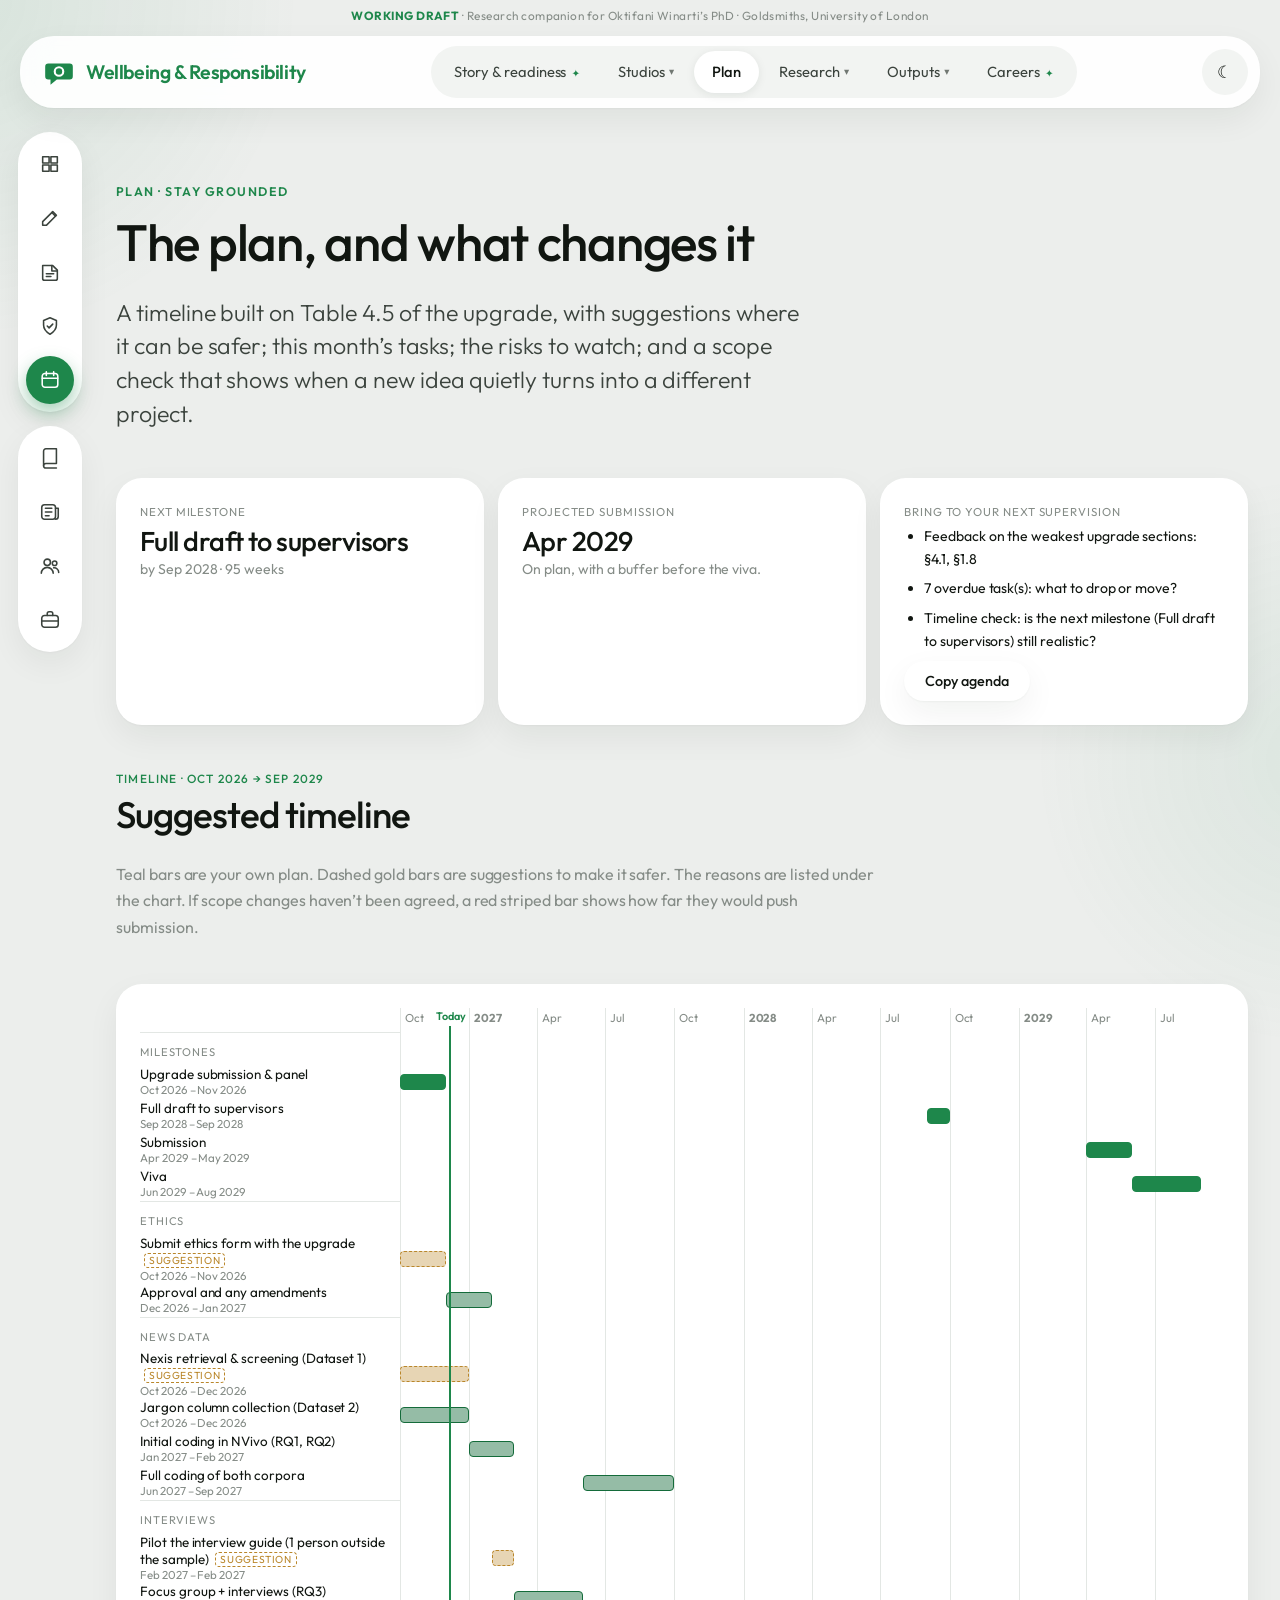
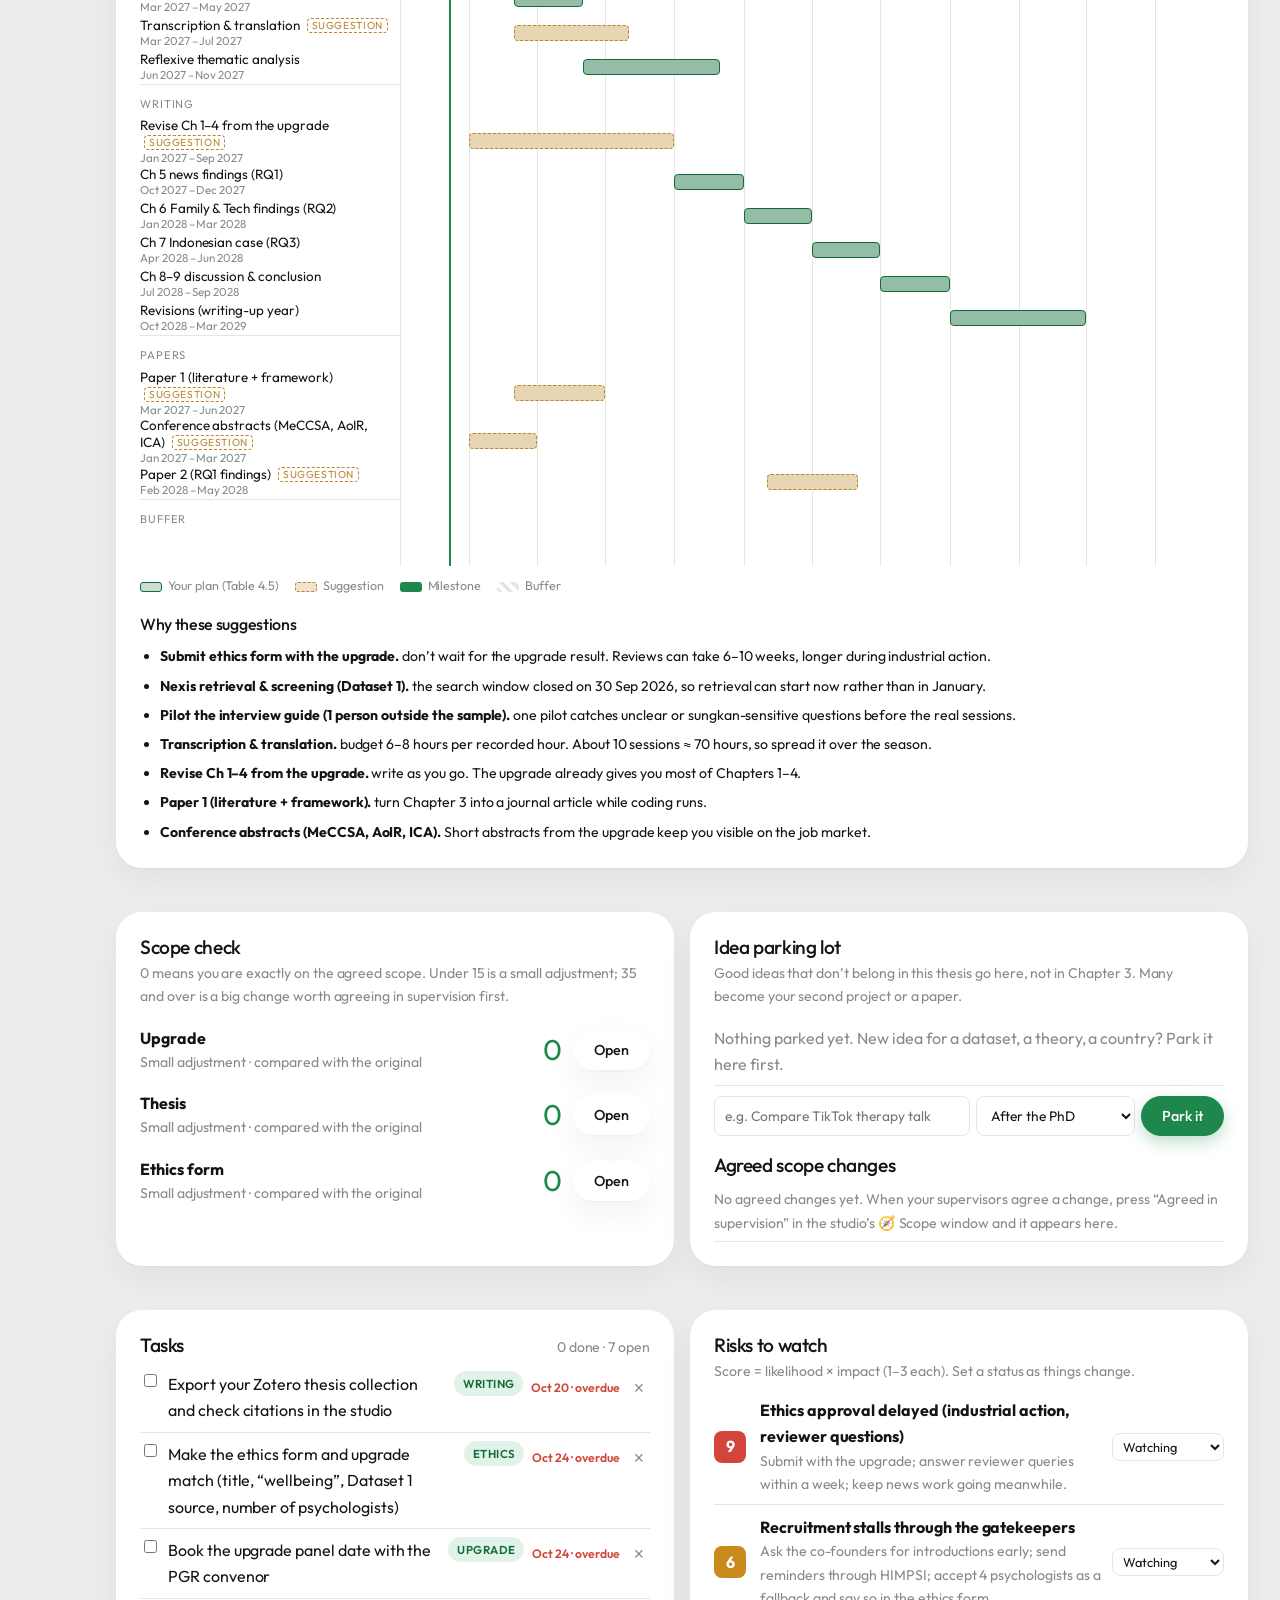
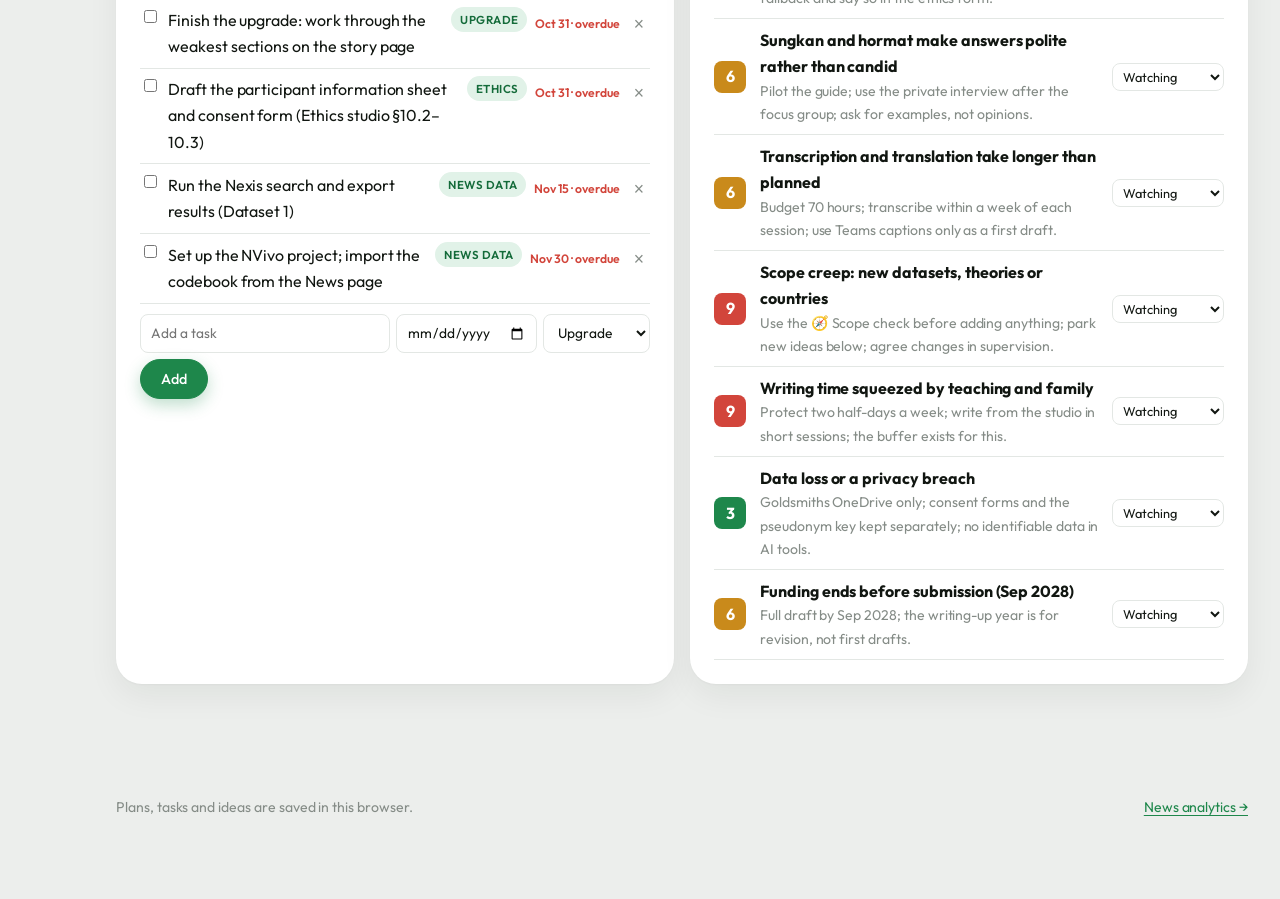
<file: plan.html>
<!doctype html>
<html lang="en">
<head>
<meta charset="utf-8">
<meta name="viewport" content="width=device-width, initial-scale=1">
<title>Project Plan</title>
<meta name="description" content="Suggested PhD timeline, tasks, risks, a scope check and an idea parking lot.">
<link rel="preconnect" href="https://fonts.googleapis.com">
<link rel="preconnect" href="https://fonts.gstatic.com" crossorigin>
<link href="https://fonts.googleapis.com/css2?family=IBM+Plex+Mono:wght@400;500&family=IBM+Plex+Sans:wght@400;500;600&family=Newsreader:ital,opsz,wght@0,6..72,400;0,6..72,500;1,6..72,400;1,6..72,500&display=swap" rel="stylesheet">
<link rel="stylesheet" href="assets/style.css?v=20261023d">
<link rel="icon" href="data:image/svg+xml,%3Csvg xmlns='http://www.w3.org/2000/svg' viewBox='0 0 32 32'%3E%3Cpath d='M6 8h20a3 3 0 0 1 3 3v9a3 3 0 0 1-3 3H14l-6 5v-5H6a3 3 0 0 1-3-3v-9a3 3 0 0 1 3-3z' fill='%23b14d26'/%3E%3Ccircle cx='16' cy='15.5' r='4' fill='none' stroke='%23fff' stroke-width='2'/%3E%3C/svg%3E">
<style>

.p-head { display:grid; grid-template-columns: repeat(auto-fit, minmax(220px, 1fr)); gap:14px; }
.p-head .card b.big { display:block; font-family: var(--serif); font-size: 1.7rem; font-weight: 500; line-height:1.2; text-wrap: balance; }
.p-head .lbl { font-size:.72rem; text-transform:uppercase; letter-spacing:.08em; color: var(--muted); margin-bottom:4px; }
.gantt-wrap { overflow-x:auto; }
#gantt { --gname: 260px; position:relative; min-width: 780px; padding-top: 24px; }
.g-axis { position:absolute; left: var(--gname); right:0; top:0; bottom:0; font-size:.72rem; color: var(--muted); pointer-events:none; }
.g-axis span { position:absolute; top:0; bottom:0; border-left:1px solid var(--line); padding-left:4px; }
.g-lane-h { font-size:.7rem; text-transform:uppercase; letter-spacing:.08em; color: var(--muted); padding: 10px 0 4px; border-top:1px solid var(--line); position:relative; background: var(--surface); width: var(--gname); }
.g-row { display:grid; grid-template-columns: var(--gname) minmax(0,1fr); align-items:center; min-height: 34px; }
.g-label { font-size:.84rem; padding-right: 12px; line-height:1.25; position:relative; background: var(--surface); }
.g-label small { display:block; color: var(--muted); font-size:.72rem; }
.g-sug { font-size:.64rem; text-transform:uppercase; letter-spacing:.06em; color: var(--gold); border:1px dashed var(--gold); border-radius:4px; padding:0 4px; margin-left:4px; vertical-align: 1px; }
.g-track { position:relative; height: 16px; }
.g-bar { position:absolute; top:0; height:16px; border-radius: 4px; background: var(--surface-2); border:1px solid var(--line); }
.g-bar.k-plan { background: color-mix(in srgb, var(--teal) 45%, var(--surface)); border-color: var(--teal); }
.g-bar.k-suggest { background: color-mix(in srgb, var(--gold) 35%, var(--surface)); border: 1px dashed var(--gold); }
.g-bar.k-mile { background: var(--accent); border-color: var(--accent); }
.g-bar.k-buffer { background: repeating-linear-gradient(45deg, var(--line) 0 5px, transparent 5px 10px); }
.g-bar.k-scope { background: repeating-linear-gradient(45deg, color-mix(in srgb, var(--bad) 45%, transparent) 0 5px, transparent 5px 10px); border:1px dashed var(--bad); }
.g-now { position:absolute; top: 18px; bottom: 0; width: 0; border-left: 2px solid var(--accent); pointer-events:none; }
.g-now span { position:absolute; top:-18px; left:-18px; font-size:.68rem; font-weight:600; color: var(--accent); background: var(--surface); padding: 0 3px; }
#suggestList { margin: 12px 0 0; padding-left: 20px; display:grid; gap:6px; font-size:.88rem; }
.g-key { display:flex; flex-wrap:wrap; gap: 6px 16px; font-size:.78rem; color: var(--muted); margin-top: 10px; }
.g-key i { display:inline-block; width: 22px; height: 10px; border-radius:3px; margin-right:6px; vertical-align: middle; }
.two { display:grid; grid-template-columns: minmax(0,1fr) minmax(0,1fr); gap:16px; }
@media (max-width: 860px) { .two { grid-template-columns: 1fr; } }
.tk, #ideaList li { display:flex; justify-content:space-between; gap:10px; align-items:flex-start; padding: 8px 0; border-bottom: 1px solid var(--line); list-style:none; }
.tk label { display:flex; gap:8px; align-items:flex-start; min-width:0; cursor:pointer; }
.tk.done span { text-decoration: line-through; color: var(--muted); }
.tk-meta { display:flex; gap:8px; align-items:center; font-size:.76rem; color: var(--muted); white-space:nowrap; flex:none; }
.tk-meta .late { color: var(--bad); font-weight:600; } .tk-meta .soon { color: var(--gold); font-weight:600; }
.tk-x { border:0; background:none; color: var(--muted); font-size: 1.1rem; cursor:pointer; line-height:1; }
#taskList, #ideaList, #scopeLog, .sc-list { margin:0; padding:0; }
.addrow { display:flex; flex-wrap:wrap; gap:6px; margin-top:10px; }
.addrow input[type=text] { flex: 1 1 220px; min-width:0; }
.addrow input, .addrow select { font:inherit; font-size:.86rem; padding:6px 10px; border:1px solid var(--line); border-radius:8px; background: var(--surface); color: var(--ink); }
.rk { display:grid; grid-template-columns: 36px minmax(0,1fr) auto; gap:10px; align-items:center; padding: 8px 0; border-bottom:1px solid var(--line); }
.rk select { font:inherit; font-size:.8rem; padding:4px 6px; border:1px solid var(--line); border-radius:8px; background: var(--surface); color: var(--ink); }
.rk-sc { width:32px; height:32px; border-radius: 8px; display:grid; place-items:center; font-weight:700; color:#fff; }
.rk-sc.sh { background: var(--bad); } .rk-sc.sm { background: var(--warn); } .rk-sc.sl { background: var(--ok); }
.sc-row { display:grid; grid-template-columns: minmax(0,1fr) auto auto; gap:12px; align-items:center; padding:8px 0; }
.sc-num { font-family: var(--serif); font-size: 1.8rem; }
.sc-list { padding-left: 18px !important; font-size:.84rem; color: var(--ink-2); margin-bottom: 6px !important; border-bottom:1px solid var(--line); padding-bottom:8px !important; }
#scopeLog li { list-style:none; padding:6px 0; border-bottom:1px solid var(--line); font-size:.88rem; }
#agenda { margin: 0; padding-left: 20px; display:grid; gap:6px; }

</style>
<script src="assets/site.js?v=20261023d"></script>
<link rel="manifest" href="manifest.json">
<meta name="theme-color" content="#1e874b">
<meta name="apple-mobile-web-app-capable" content="yes">
<meta name="mobile-web-app-capable" content="yes">
<meta name="apple-mobile-web-app-status-bar-style" content="default">
<meta name="apple-mobile-web-app-title" content="Oktifani PhD">
<link rel="apple-touch-icon" href="assets/icons/apple-touch-icon.png">
</head>
<body>
<div class="draft-ribbon"><strong>WORKING DRAFT</strong> · Research companion for Oktifani Winarti’s PhD · Goldsmiths, University of London</div>
<header class="site">
  <div class="wrap">
    <a class="brand" href="index.html">
      <svg class="brand-mark" viewBox="0 0 32 32" aria-hidden="true"><path d="M6 8h20a3 3 0 0 1 3 3v9a3 3 0 0 1-3 3H14l-6 5v-5H6a3 3 0 0 1-3-3v-9a3 3 0 0 1 3-3z" class="f-accent"/><circle cx="16" cy="15.5" r="4" fill="none" stroke="#fff" stroke-width="2"/></svg>
      Wellbeing &amp; Responsibility
    </a>
    <nav class="main" aria-label="Main">
      <a href="index.html">Story &amp; readiness</a>
      <div class="nav-dd"><button type="button" class="dd-btn" aria-expanded="false" aria-haspopup="true">Studios<span class="dd-car" aria-hidden="true">▾</span></button><div class="dd-menu" hidden><a href="editor.html">Upgrade studio<small>Upgrade document · live rubric</small></a><a href="thesis.html">Thesis studio<small>Full PhD draft · viva readiness</small></a><a href="ethics.html">Ethics studio<small>REISC ethics form · Goldsmiths standards</small></a></div></div>
      <a href="plan.html" aria-current="page">Plan</a>
      <div class="nav-dd"><button type="button" class="dd-btn" aria-expanded="false" aria-haspopup="true">Research<span class="dd-car" aria-hidden="true">▾</span></button><div class="dd-menu" hidden><a href="literature.html">Literature<small>Papers related to your research, rated</small></a><a href="news.html">News analytics<small>Live news discourse, coded every 4 hours</small></a><a href="people.html">People &amp; stakeholders<small>Who researches this · who to interview</small></a></div></div>
      <div class="nav-dd"><button type="button" class="dd-btn" aria-expanded="false" aria-haspopup="true">Outputs<span class="dd-car" aria-hidden="true">▾</span></button><div class="dd-menu" hidden><a href="figures.html">Figures<small>Figure options for the thesis</small></a><a href="posters.html">Posters &amp; papers<small>Posters and paper plans</small></a></div></div>
      <a href="careers.html">Careers</a>
    </nav>
    <button class="theme-btn" type="button" aria-label="Toggle dark mode">☾</button>
  </div>
</header>

<main>
  <section class="hero" style="padding-bottom:16px">
    <div class="wrap">
      <span class="eyebrow">PLAN · STAY GROUNDED</span>
      <h1 style="font-size:clamp(2rem,4.4vw,3.2rem)">The plan, and what changes it</h1>
      <p class="lede">A timeline built on Table 4.5 of the upgrade, with suggestions where it can be safer; this month’s tasks; the risks to watch; and a scope check that shows when a new idea quietly turns into a different project.</p>
    </div>
  </section>

  <section class="block" style="padding-top:8px">
    <div class="wrap p-head">
      <div class="card"><div class="lbl">Next milestone</div><b class="big" id="hNext"></b><div class="small muted" id="hNextWhen"></div></div>
      <div class="card"><div class="lbl">Projected submission</div><b class="big" id="hSubmit"></b><div class="small muted" id="hSubmitNote"></div></div>
      <div class="card"><div class="lbl">Bring to your next supervision</div><ul id="agenda" class="small"></ul><button class="btn ghost" id="agendaCopy" type="button" style="margin-top:8px">Copy agenda</button></div>
    </div>
  </section>

  <section class="block" id="timeline" style="padding-top:8px">
    <div class="wrap">
      <div class="section-head"><span class="num">TIMELINE · OCT 2026 → SEP 2029</span><h2>Suggested timeline</h2><p class="muted">Teal bars are your own plan. Dashed gold bars are suggestions to make it safer. The reasons are listed under the chart. If scope changes haven’t been agreed, a red striped bar shows how far they would push submission.</p></div>
      <div class="card gantt-wrap"><div id="gantt"></div>
        <div class="g-key"><span><i style="background:color-mix(in srgb, var(--teal) 22%, var(--surface));border:1px solid var(--teal)"></i>Your plan (Table 4.5)</span><span><i style="border:1px dashed var(--gold);background:color-mix(in srgb, var(--gold) 22%, var(--surface))"></i>Suggestion</span><span><i style="background:var(--accent)"></i>Milestone</span><span><i style="background:repeating-linear-gradient(45deg, var(--line) 0 4px, transparent 4px 8px)"></i>Buffer</span></div>
        <h3 style="margin:18px 0 0;font-size:1rem">Why these suggestions</h3>
        <ul id="suggestList"></ul>
      </div>
    </div>
  </section>

  <section class="block" id="scope" style="padding-top:8px">
    <div class="wrap two">
      <div class="card">
        <h3 style="margin-bottom:4px">Scope check</h3>
        <p class="small muted" style="margin:0 0 8px">0 means you are exactly on the agreed scope. Under 15 is a small adjustment; 35 and over is a big change worth agreeing in supervision first.</p>
        <div id="scopeRows"></div>
      </div>
      <div class="card">
        <h3 style="margin-bottom:4px">Idea parking lot</h3>
        <p class="small muted" style="margin:0 0 8px">Good ideas that don’t belong in this thesis go here, not in Chapter 3. Many become your second project or a paper.</p>
        <ul id="ideaList"></ul>
        <form class="addrow" id="ideaForm"><input type="text" id="ideaText" placeholder="e.g. Compare TikTok therapy talk" aria-label="New idea"><select id="ideaWhere" aria-label="Where it might go"><option>After the PhD</option><option>A paper</option><option>Ask in supervision</option><option>Maybe in the thesis</option></select><button class="btn" type="submit">Park it</button></form>
        <h3 style="margin:18px 0 6px">Agreed scope changes</h3>
        <ul id="scopeLog"></ul>
      </div>
    </div>
  </section>

  <section class="block" style="padding-top:8px">
    <div class="wrap two">
      <div class="card">
        <div style="display:flex;justify-content:space-between;align-items:baseline;gap:8px"><h3>Tasks</h3><span class="small muted" id="taskSum"></span></div>
        <ul id="taskList"></ul>
        <form class="addrow" id="taskForm"><input type="text" id="taskText" placeholder="Add a task" aria-label="New task"><input type="date" id="taskDue" aria-label="Due date"><select id="taskArea" aria-label="Area"><option>Upgrade</option><option>Ethics</option><option>News data</option><option>Interviews</option><option>Writing</option><option>Papers</option><option>Admin</option></select><button class="btn" type="submit">Add</button></form>
      </div>
      <div class="card">
        <h3 style="margin-bottom:4px">Risks to watch</h3>
        <p class="small muted" style="margin:0 0 6px">Score = likelihood × impact (1–3 each). Set a status as things change.</p>
        <div id="riskList"></div>
      </div>
    </div>
  </section>
</main>

<footer class="site">
  <div class="wrap">
    <div>Plans, tasks and ideas are saved in this browser.</div>
    <div><a href="news.html">News analytics →</a></div>
  </div>
</footer>
<script src="assets/upgrade-text.js?v=20261023d"></script>
<script src="assets/thesis-text.js?v=20261023d"></script>
<script src="assets/ethics-text.js?v=20261023d"></script>
<script src="assets/docstore.js?v=20261023d"></script>
<script src="assets/scope.js?v=20261023d"></script>
<script src="assets/plan.js?v=20261023d"></script>
</body>
</html>
</file>
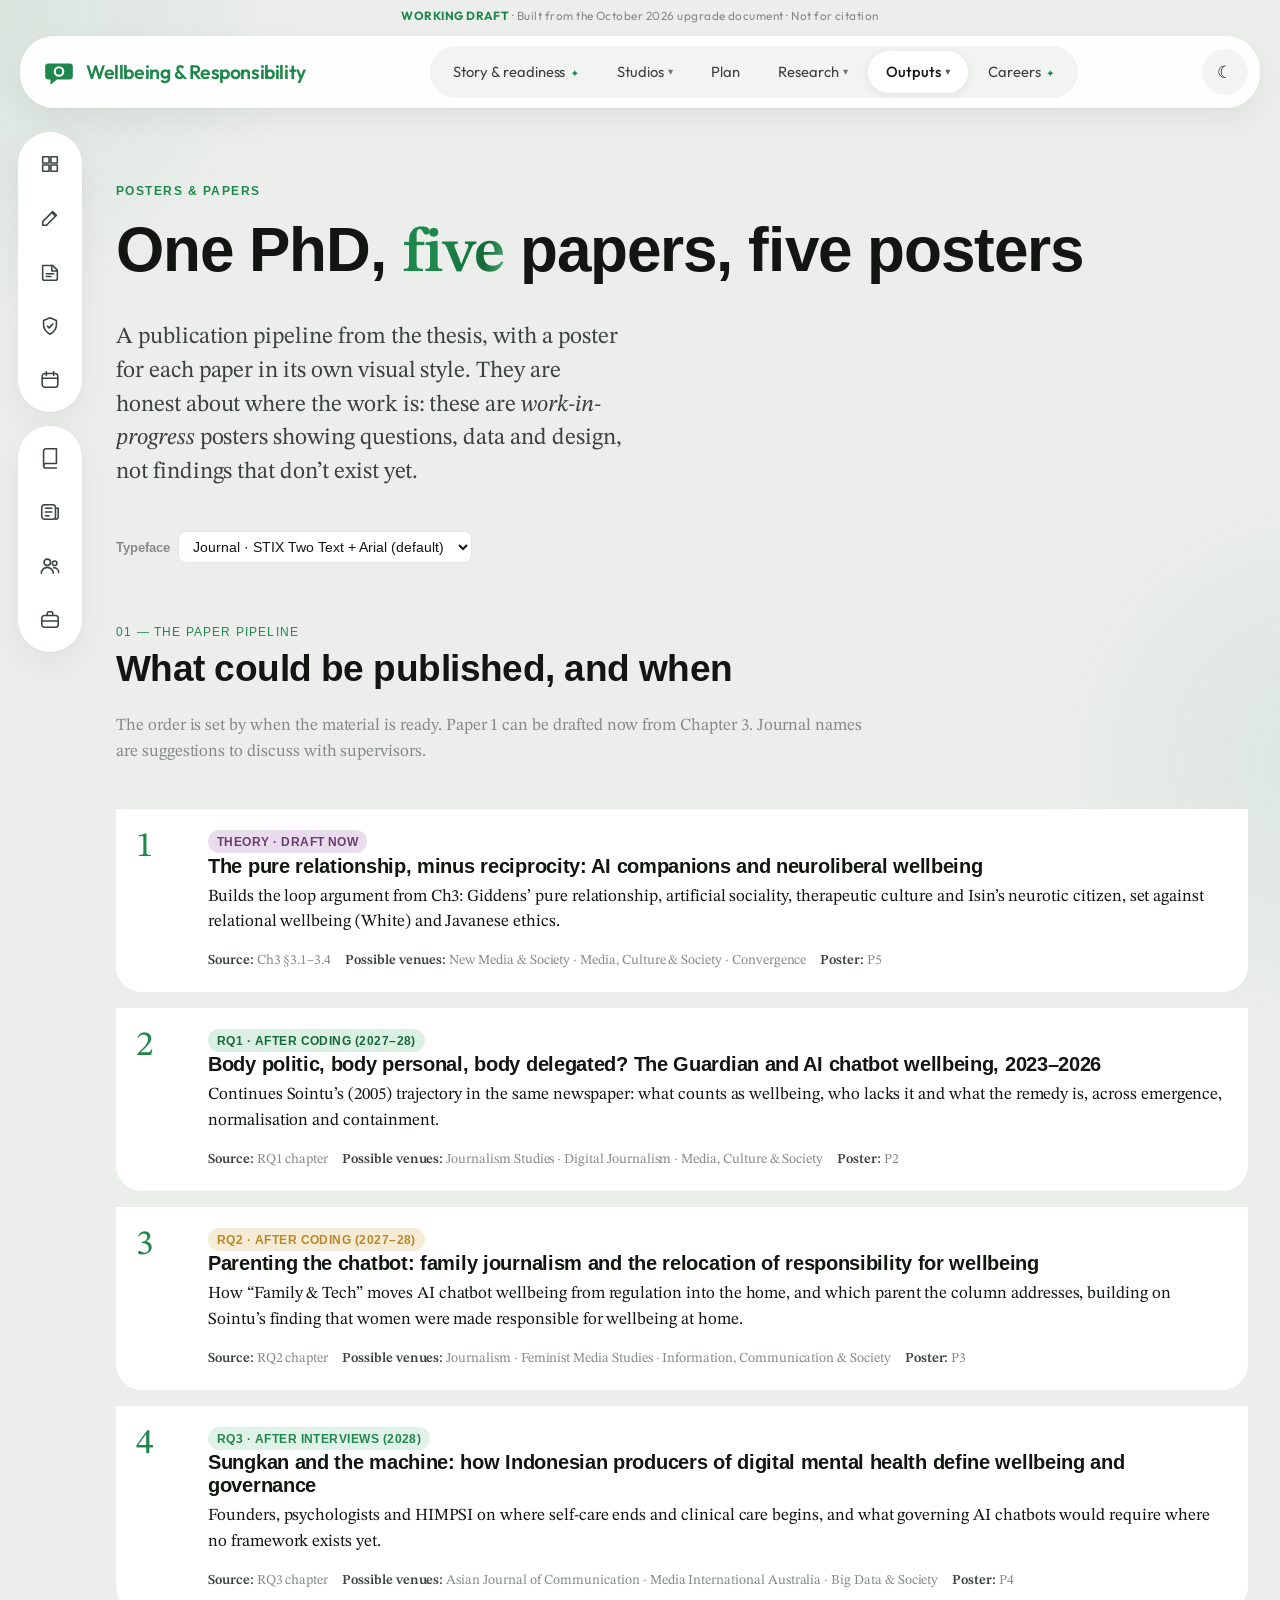
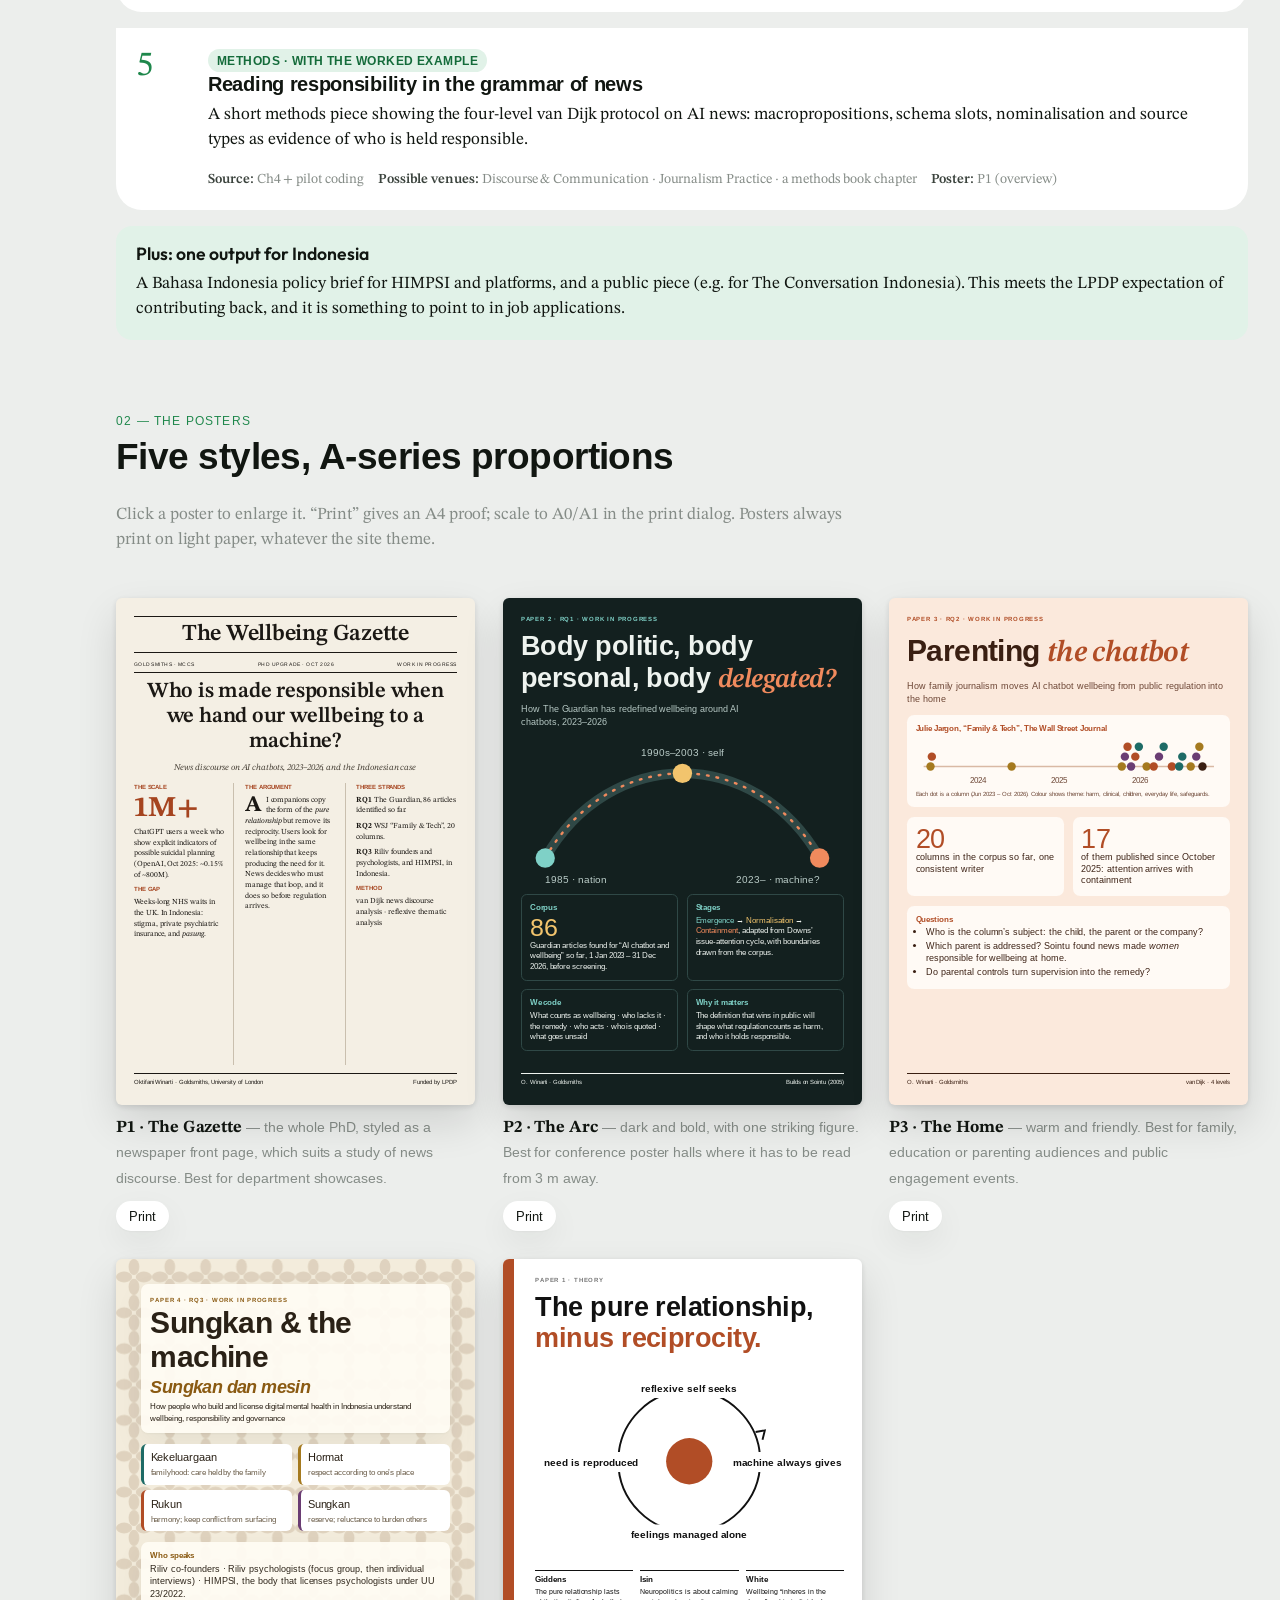
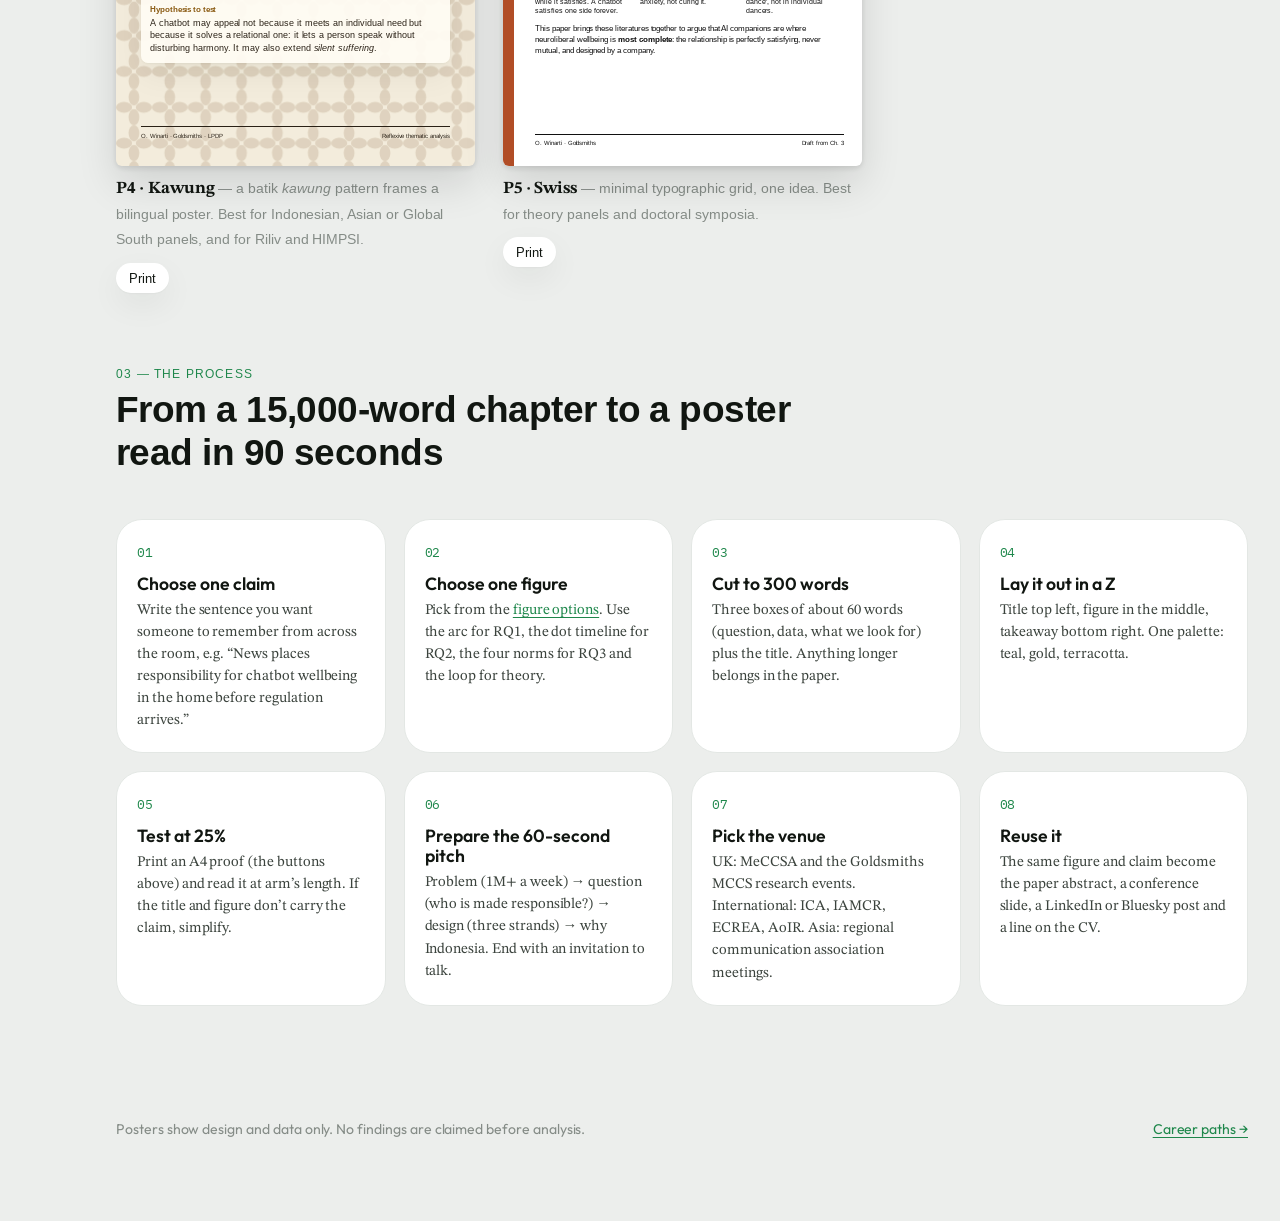
<file: posters.html>
<!doctype html>
<html lang="en">
<head>
<meta charset="utf-8">
<meta name="viewport" content="width=device-width, initial-scale=1">
<title>Posters &amp; Papers</title>
<meta name="description" content="A paper pipeline from the PhD, with five research posters in five visual styles and the process for making them.">
<link rel="preconnect" href="https://fonts.googleapis.com">
<link rel="preconnect" href="https://fonts.gstatic.com" crossorigin>
<link href="https://fonts.googleapis.com/css2?family=IBM+Plex+Mono:wght@400;500&family=IBM+Plex+Sans:wght@400;500;600;700&family=Newsreader:ital,opsz,wght@0,6..72,400;0,6..72,500;0,6..72,700;1,6..72,400;1,6..72,500&display=swap" rel="stylesheet">
<link href="https://fonts.googleapis.com/css2?family=STIX+Two+Text:ital,wght@0,400;0,600;0,700;1,400;1,600&family=Arimo:ital,wght@0,400;0,700;1,400&display=swap" rel="stylesheet">
<link rel="stylesheet" href="assets/style.css?v=20261023d">
<link rel="icon" href="data:image/svg+xml,%3Csvg xmlns='http://www.w3.org/2000/svg' viewBox='0 0 32 32'%3E%3Cpath d='M6 8h20a3 3 0 0 1 3 3v9a3 3 0 0 1-3 3H14l-6 5v-5H6a3 3 0 0 1-3-3v-9a3 3 0 0 1 3-3z' fill='%23b14d26'/%3E%3Ccircle cx='16' cy='15.5' r='4' fill='none' stroke='%23fff' stroke-width='2'/%3E%3C/svg%3E">
<script src="assets/typeset.js?v=20261023d"></script>
<script src="assets/site.js?v=20261023d"></script>
<style>
  /* ---------- Paper pipeline ---------- */
  .pipeline { display:grid; gap: 16px; }
  .paper { display:grid; grid-template-columns: 56px 1fr; gap: 16px; padding: 20px; background: var(--surface); border:1px solid var(--line); border-radius: var(--radius); }
  .paper .pn { font-family: var(--serif); font-size: 2.2rem; line-height: 1; color: var(--accent); }
  .paper h3 { font-size: 1.25rem; margin-bottom: 6px; }
  .paper .row { display:flex; flex-wrap: wrap; gap: 6px 14px; font-size: .86rem; color: var(--muted); margin-top: 8px; }
  .paper .row b { color: var(--ink-2); font-weight: 600; }

  /* ---------- Poster gallery ---------- */
  .pgal { display:grid; gap: 28px; grid-template-columns: repeat(auto-fill, minmax(300px, 1fr)); }
  .pitem { display:flex; flex-direction:column; gap: 10px; }
  .pitem .acts { display:flex; gap: 8px; flex-wrap: wrap; }
  .pitem .acts .btn { font-size: .8rem; padding: 6px 12px; }

  /* Poster base: always light paper, scales with its own width */
  .poster {
    container-type: inline-size; aspect-ratio: 1 / 1.414; width: 100%; position: relative; overflow: hidden;
    border-radius: 6px; box-shadow: 0 2px 6px rgba(0,0,0,.12), 0 18px 40px rgba(0,0,0,.12);
    color-scheme: light;
  }
  .poster * { box-sizing: border-box; }
  .pi { position:absolute; inset:0; padding: 5cqw; display:flex; flex-direction:column; gap: 2.2cqw; font-size: 2.15cqw; line-height: 1.38; }
  .pi h1, .pi h2, .pi h3 { margin: 0; letter-spacing: -0.01em; }
  .pi p { margin: 0; }
  .pi .k { font-size: 1.55cqw; letter-spacing: .14em; text-transform: uppercase; font-weight: 700; }
  .pi .foot { margin-top: auto; display:flex; justify-content: space-between; gap: 2cqw; font-size: 1.6cqw; padding-top: 1.6cqw; border-top: .25cqw solid currentColor; }
  .pi svg { display:block; width: 100%; height: auto; }
  .pi ul { margin: 0; padding-left: 3cqw; }
  .pi li { margin-bottom: .6cqw; }

  /* P1 — Gazette (newspaper) */
  .p1 { background: #f4efe4; color: #1b1814; font-family: var(--r-body); }
  .p1 .mast { text-align:center; border-top: .5cqw solid #1b1814; border-bottom: .2cqw solid #1b1814; padding: 1.2cqw 0; }
  .p1 .mast h2 { font-size: 6.4cqw; font-weight: 700; letter-spacing: -.02em; }
  .p1 .dateline { display:flex; justify-content: space-between; font-family: var(--r-fig); font-size: 1.45cqw; text-transform: uppercase; letter-spacing: .1em; border-bottom: .2cqw solid #1b1814; padding-bottom: 1cqw; }
  .p1 h1 { font-size: 6cqw; line-height: 1.02; font-weight: 500; text-align:center; }
  .p1 .deck { text-align:center; font-style: italic; font-size: 2.5cqw; color: #4b443a; }
  .p1 .cols { display:grid; grid-template-columns: 1fr 1fr 1fr; gap: 3cqw; flex: 1; min-height: 0; }
  .p1 .cols > div { border-right: .15cqw solid #c9bfae; padding-right: 2.4cqw; display:flex; flex-direction:column; gap: 1.4cqw; }
  .p1 .cols > div:last-child { border-right: 0; padding-right: 0; }
  .p1 h3 { font-family: var(--r-fig); font-size: 1.7cqw; text-transform: uppercase; letter-spacing: .1em; color: #a5441f; }
  .p1 .big { font-size: 8cqw; line-height: .95; font-weight: 700; color: #a5441f; }
  .p1 .drop::first-letter { float:left; font-size: 6.2cqw; line-height: .85; padding: .4cqw 1cqw 0 0; font-weight: 700; }
  .p1 .foot { font-family: var(--r-fig); }

  /* P2 — Arc (dark, bold) */
  .p2 { background: #13201f; color: #eef3ef; font-family: var(--r-fig); }
  .p2 .k { color: #7fd1c7; }
  .p2 h1 { font-family: var(--r-head); font-size: 7.6cqw; line-height: 1; font-weight: 500; }
  .p2 h1 em { color: #f08a5d; }
  .p2 .sub { font-size: 2.6cqw; color: #b9cbc7; max-width: 80%; }
  .p2 .grid { display:grid; grid-template-columns: 1fr 1fr; gap: 2.4cqw; }
  .p2 .box { border: .2cqw solid #2f4846; border-radius: 1.6cqw; padding: 2.2cqw; }
  .p2 .box h3 { font-size: 2.2cqw; color: #7fd1c7; margin-bottom: .8cqw; }
  .p2 .num { font-family: var(--r-head); font-size: 7cqw; color: #f2c46d; line-height: 1; }

  /* P3 — Home (warm) */
  .p3 { background: #fbe9dc; color: #3a1f12; font-family: var(--r-fig); }
  .p3 .k { color: #b14d26; }
  .p3 h1 { font-family: var(--r-head); font-size: 8.4cqw; line-height: .98; font-weight: 500; }
  .p3 h1 em { color: #b14d26; }
  .p3 .sub { font-size: 2.5cqw; color: #6b4433; }
  .p3 .card3 { background: #fffaf5; border-radius: 2cqw; padding: 2.4cqw; }
  .p3 .row3 { display:grid; grid-template-columns: 1fr 1fr; gap: 2.4cqw; }
  .p3 h3 { font-size: 2.3cqw; color: #b14d26; margin-bottom: .8cqw; }
  .p3 .stat { font-family: var(--r-head); font-size: 7.4cqw; line-height: 1; color: #b14d26; }

  .p3 .pi { font-size: 2.6cqw; gap: 2.8cqw; }
  .p3 .card3 p, .p3 li { font-size: 2.4cqw; }
  /* P4 — Kawung (relational) */
  .p4 { background: #f3ecdc; color: #2a2116; font-family: var(--r-fig); }
  .p4 .bg { position:absolute; inset:0; opacity: .14; }
  .p4 .pi { padding: 7cqw; }
  .p4 .panel { background: rgba(255,252,244,.94); border-radius: 2cqw; padding: 2.6cqw; }
  .p4 h1 { font-family: var(--r-head); font-size: 8.4cqw; line-height: .98; font-weight: 500; }
  .p4 h1 .id { display:block; font-style: italic; color: #8a5a12; font-size: 5cqw; margin-top: .6cqw; }
  .p4 .k { color: #8a5a12; }
  .p4 .norms { display:grid; grid-template-columns: 1fr 1fr; gap: 1.6cqw; }
  .p4 .norm { background: #fff; border-radius: 1.6cqw; padding: 1.8cqw; border-left: .9cqw solid var(--c); }
  .p4 .norm b { font-family: var(--r-head); font-size: 3.2cqw; font-weight: 500; display:block; }
  .p4 .norm span { font-size: 1.8cqw; color: #6a5c48; }
  .p4 .pi { font-size: 2.5cqw; gap: 2.8cqw; }
  .p4 .norm span { font-size: 2.1cqw; }
  .p4 h3 { font-size: 2.2cqw; color: #8a5a12; margin-bottom: .8cqw; }

  /* P5 — Swiss (theory) */
  .p5 { background: #ffffff; color: #111; font-family: var(--r-fig); }
  .p5 .bar { position:absolute; left:0; top:0; bottom:0; width: 3cqw; background: #b14d26; }
  .p5 .pi { padding-left: 9cqw; }
  .p5 h1 { font-size: 7.4cqw; line-height: .98; font-weight: 700; letter-spacing: -.03em; }
  .p5 h1 span { color: #b14d26; }
  .p5 .k { color: #777; }
  .p5 .three { display:grid; grid-template-columns: repeat(3,1fr); gap: 2cqw; }
  .p5 .three div { border-top: .5cqw solid #111; padding-top: 1cqw; font-size: 1.9cqw; }
  .p5 .three b { display:block; font-size: 2.3cqw; margin-bottom: .4cqw; }

  .poster svg text { font-family: var(--r-fig); }
  .research-type main .poster.p1 .mast h2, .research-type main .poster.p1 h1 { font-family: var(--r-body); font-weight: 600 !important; letter-spacing: -0.01em; }
  /* Lightbox */
  dialog.lb { border:0; padding: 0; background: transparent; width: min(92vw, 70vh); max-height: 96vh; overflow: visible; }
  dialog.lb::backdrop { background: rgba(10,8,5,.78); }
  dialog.lb .close { position:absolute; top: -44px; right: 0; }

  /* Process */
  .steps { counter-reset: s; display:grid; gap: 18px; grid-template-columns: repeat(auto-fill, minmax(230px, 1fr)); }
  .step { counter-increment: s; background: var(--surface); border:1px solid var(--line); border-radius: var(--radius); padding: 20px; position: relative; }
  .step::before { content: counter(s, decimal-leading-zero); font-family: var(--mono); font-size: .8rem; color: var(--accent); }
  .step h4 { margin: 8px 0 6px; }
  .step p { font-size: .92rem; color: var(--ink-2); margin: 0; }

  @media print {
    body.print-one main > *:not(#posters) { display: none !important; }
    body.print-one #posters .section-head, body.print-one .pitem:not(.printing), body.print-one .pitem .acts, body.print-one .pitem .muted { display: none !important; }
    body.print-one .pgal { display:block; }
    body.print-one .poster { box-shadow: none; border-radius: 0; width: 100%; }
    @page { size: A4 portrait; margin: 0; }
    .poster { -webkit-print-color-adjust: exact; print-color-adjust: exact; }
  }
</style>
<link rel="manifest" href="manifest.json">
<meta name="theme-color" content="#1e874b">
<meta name="apple-mobile-web-app-capable" content="yes">
<meta name="mobile-web-app-capable" content="yes">
<meta name="apple-mobile-web-app-status-bar-style" content="default">
<meta name="apple-mobile-web-app-title" content="Oktifani PhD">
<link rel="apple-touch-icon" href="assets/icons/apple-touch-icon.png">
</head>
<body class="research-type">
<div class="draft-ribbon"><strong>WORKING DRAFT</strong> · Built from the October 2026 upgrade document · Not for citation</div>
<header class="site">
  <div class="wrap">
    <a class="brand" href="index.html">
      <svg class="brand-mark" viewBox="0 0 32 32" aria-hidden="true"><path d="M6 8h20a3 3 0 0 1 3 3v9a3 3 0 0 1-3 3H14l-6 5v-5H6a3 3 0 0 1-3-3v-9a3 3 0 0 1 3-3z" class="f-accent"/><circle cx="16" cy="15.5" r="4" fill="none" stroke="#fff" stroke-width="2"/></svg>
      Wellbeing &amp; Responsibility
    </a>
    <nav class="main" aria-label="Main">
      <a href="index.html">Story &amp; readiness</a>
      <div class="nav-dd"><button type="button" class="dd-btn" aria-expanded="false" aria-haspopup="true">Studios<span class="dd-car" aria-hidden="true">▾</span></button><div class="dd-menu" hidden><a href="editor.html">Upgrade studio<small>Upgrade document · live rubric</small></a><a href="thesis.html">Thesis studio<small>Full PhD draft · viva readiness</small></a><a href="ethics.html">Ethics studio<small>REISC ethics form · Goldsmiths standards</small></a></div></div>
      <a href="plan.html">Plan</a>
      <div class="nav-dd"><button type="button" class="dd-btn" aria-expanded="false" aria-haspopup="true">Research<span class="dd-car" aria-hidden="true">▾</span></button><div class="dd-menu" hidden><a href="literature.html">Literature<small>Papers related to your research, rated</small></a><a href="news.html">News analytics<small>Live news discourse, coded every 4 hours</small></a><a href="people.html">People &amp; stakeholders<small>Who researches this · who to interview</small></a></div></div>
      <div class="nav-dd"><button type="button" class="dd-btn on" aria-expanded="false" aria-haspopup="true">Outputs<span class="dd-car" aria-hidden="true">▾</span></button><div class="dd-menu" hidden><a href="figures.html">Figures<small>Figure options for the thesis</small></a><a href="posters.html" aria-current="page">Posters &amp; papers<small>Posters and paper plans</small></a></div></div>
      <a href="careers.html">Careers</a>
    </nav>
    <button class="theme-btn" type="button" aria-label="Toggle dark mode">☾</button>
  </div>
</header>

<main>
  <section class="hero">
    <div class="wrap">
      <span class="eyebrow">Posters &amp; papers</span>
      <h1>One PhD, <em>five</em> papers, five posters</h1>
      <p class="lede">A publication pipeline from the thesis, with a poster for each paper in its own visual style. They are honest about where the work is: these are <em>work-in-progress</em> posters showing questions, data and design, not findings that don’t exist yet.</p>
      <div id="typePicker"></div>
    </div>
  </section>

  <!-- PIPELINE -->
  <section class="block" id="papers" style="padding-top:20px">
    <div class="wrap">
      <div class="section-head">
        <span class="num">01 — THE PAPER PIPELINE</span>
        <h2>What could be published, and when</h2>
        <p class="muted">The order is set by when the material is ready. Paper 1 can be drafted now from Chapter 3. Journal names are suggestions to discuss with supervisors.</p>
      </div>
      <div class="pipeline">
        <div class="paper"><div class="pn">1</div><div>
          <span class="tag plum">Theory · draft now</span>
          <h3>The pure relationship, minus reciprocity: AI companions and neuroliberal wellbeing</h3>
          <p>Builds the loop argument from Ch3: Giddens’ pure relationship, artificial sociality, therapeutic culture and Isin’s neurotic citizen, set against relational wellbeing (White) and Javanese ethics.</p>
          <div class="row"><span><b>Source:</b> Ch3 §3.1–3.4</span><span><b>Possible venues:</b> New Media &amp; Society · Media, Culture &amp; Society · Convergence</span><span><b>Poster:</b> P5</span></div>
        </div></div>
        <div class="paper"><div class="pn">2</div><div>
          <span class="tag teal">RQ1 · after coding (2027–28)</span>
          <h3>Body politic, body personal, body delegated? The Guardian and AI chatbot wellbeing, 2023–2026</h3>
          <p>Continues Sointu’s (2005) trajectory in the same newspaper: what counts as wellbeing, who lacks it and what the remedy is, across emergence, normalisation and containment.</p>
          <div class="row"><span><b>Source:</b> RQ1 chapter</span><span><b>Possible venues:</b> Journalism Studies · Digital Journalism · Media, Culture &amp; Society</span><span><b>Poster:</b> P2</span></div>
        </div></div>
        <div class="paper"><div class="pn">3</div><div>
          <span class="tag gold">RQ2 · after coding (2027–28)</span>
          <h3>Parenting the chatbot: family journalism and the relocation of responsibility for wellbeing</h3>
          <p>How “Family &amp; Tech” moves AI chatbot wellbeing from regulation into the home, and which parent the column addresses, building on Sointu’s finding that women were made responsible for wellbeing at home.</p>
          <div class="row"><span><b>Source:</b> RQ2 chapter</span><span><b>Possible venues:</b> Journalism · Feminist Media Studies · Information, Communication &amp; Society</span><span><b>Poster:</b> P3</span></div>
        </div></div>
        <div class="paper"><div class="pn">4</div><div>
          <span class="tag accent">RQ3 · after interviews (2028)</span>
          <h3>Sungkan and the machine: how Indonesian producers of digital mental health define wellbeing and governance</h3>
          <p>Founders, psychologists and HIMPSI on where self-care ends and clinical care begins, and what governing AI chatbots would require where no framework exists yet.</p>
          <div class="row"><span><b>Source:</b> RQ3 chapter</span><span><b>Possible venues:</b> Asian Journal of Communication · Media International Australia · Big Data &amp; Society</span><span><b>Poster:</b> P4</span></div>
        </div></div>
        <div class="paper"><div class="pn">5</div><div>
          <span class="tag">Methods · with the worked example</span>
          <h3>Reading responsibility in the grammar of news</h3>
          <p>A short methods piece showing the four-level van Dijk protocol on AI news: macropropositions, schema slots, nominalisation and source types as evidence of who is held responsible.</p>
          <div class="row"><span><b>Source:</b> Ch4 + pilot coding</span><span><b>Possible venues:</b> Discourse &amp; Communication · Journalism Practice · a methods book chapter</span><span><b>Poster:</b> P1 (overview)</span></div>
        </div></div>
        <div class="callout teal">
          <h4>Plus: one output for Indonesia</h4>
          <p>A Bahasa Indonesia policy brief for HIMPSI and platforms, and a public piece (e.g. for The Conversation Indonesia). This meets the LPDP expectation of contributing back, and it is something to point to in job applications.</p>
        </div>
      </div>
    </div>
  </section>

  <!-- POSTERS -->
  <section class="block" id="posters">
    <div class="wrap">
      <div class="section-head">
        <span class="num">02 — THE POSTERS</span>
        <h2>Five styles, A-series proportions</h2>
        <p class="muted">Click a poster to enlarge it. “Print” gives an A4 proof; scale to A0/A1 in the print dialog. Posters always print on light paper, whatever the site theme.</p>
      </div>
      <div class="pgal">

        <!-- P1 Gazette -->
        <div class="pitem">
          <div class="poster p1" tabindex="0" role="button" aria-label="Enlarge poster P1">
            <div class="pi">
              <div class="mast"><h2>The Wellbeing Gazette</h2></div>
              <div class="dateline"><span>Goldsmiths · MCCS</span><span>PhD upgrade · Oct 2026</span><span>Work in progress</span></div>
              <h1>Who is made responsible when we hand our wellbeing to a machine?</h1>
              <p class="deck">News discourse on AI chatbots, 2023–2026, and the Indonesian case</p>
              <div class="cols">
                <div>
                  <h3>The scale</h3>
                  <div class="big">1M+</div>
                  <p>ChatGPT users a week who show explicit indicators of possible suicidal planning (OpenAI, Oct 2025: ~0.15% of ~800M).</p>
                  <h3>The gap</h3>
                  <p>Weeks-long NHS waits in the UK. In Indonesia: stigma, private psychiatric insurance, and <i>pasung</i>.</p>
                </div>
                <div>
                  <h3>The argument</h3>
                  <p class="drop">AI companions copy the form of the <i>pure relationship</i> but remove its reciprocity. Users look for wellbeing in the same relationship that keeps producing the need for it. News decides who must manage that loop, and it does so before regulation arrives.</p>
                </div>
                <div>
                  <h3>Three strands</h3>
                  <p><b>RQ1</b> The Guardian, 86 articles identified so far.</p>
                  <p><b>RQ2</b> WSJ “Family &amp; Tech”, 20 columns.</p>
                  <p><b>RQ3</b> Riliv founders and psychologists, and HIMPSI, in Indonesia.</p>
                  <h3>Method</h3>
                  <p>van Dijk news discourse analysis · reflexive thematic analysis</p>
                </div>
              </div>
              <div class="foot"><span>Oktifani Winarti · Goldsmiths, University of London</span><span>Funded by LPDP</span></div>
            </div>
          </div>
          <div><b>P1 · The Gazette</b> <span class="muted small">— the whole PhD, styled as a newspaper front page, which suits a study of news discourse. Best for department showcases.</span></div>
          <div class="acts"><button class="btn ghost" data-print>Print</button></div>
        </div>

        <!-- P2 Arc -->
        <div class="pitem">
          <div class="poster p2" tabindex="0" role="button" aria-label="Enlarge poster P2">
            <div class="pi">
              <span class="k">Paper 2 · RQ1 · Work in progress</span>
              <h1>Body politic, body personal, body <em>delegated?</em></h1>
              <p class="sub">How The Guardian has redefined wellbeing around AI chatbots, 2023–2026</p>
              <svg viewBox="0 0 400 185" aria-hidden="true">
                <path d="M30 150 C 110 10, 290 10, 370 150" fill="none" stroke="#2f4846" stroke-width="12" stroke-linecap="round"/>
                <path d="M30 150 C 110 10, 290 10, 370 150" fill="none" stroke="#f08a5d" stroke-width="3" stroke-dasharray="2 10" stroke-linecap="round"/>
                <circle cx="30" cy="150" r="12" fill="#7fd1c7"/><circle cx="200" cy="45" r="12" fill="#f2c46d"/><circle cx="370" cy="150" r="12" fill="#f08a5d"/>
                <text x="30" y="181" fill="#b9cbc7" font-size="13" text-anchor="start" font-family="Arimo, Arial, sans-serif">1985 · nation</text>
                <text x="200" y="24" fill="#b9cbc7" font-size="13" text-anchor="middle" font-family="Arimo, Arial, sans-serif">1990s–2003 · self</text>
                <text x="370" y="181" fill="#b9cbc7" font-size="13" text-anchor="end" font-family="Arimo, Arial, sans-serif">2023– · machine?</text>
              </svg>
              <div class="grid">
                <div class="box"><h3>Corpus</h3><div class="num">86</div><p>Guardian articles found for “AI chatbot and wellbeing” so far, 1 Jan 2023 – 31 Dec 2026, before screening.</p></div>
                <div class="box"><h3>Stages</h3><p><span style="color:#7fd1c7">Emergence</span> → <span style="color:#f2c46d">Normalisation</span> → <span style="color:#f08a5d">Containment</span>, adapted from Downs’ issue-attention cycle, with boundaries drawn from the corpus.</p></div>
                <div class="box"><h3>We code</h3><p>What counts as wellbeing · who lacks it · the remedy · who acts · who is quoted · what goes unsaid</p></div>
                <div class="box"><h3>Why it matters</h3><p>The definition that wins in public will shape what regulation counts as harm, and who it holds responsible.</p></div>
              </div>
              <div class="foot"><span>O. Winarti · Goldsmiths</span><span>Builds on Sointu (2005)</span></div>
            </div>
          </div>
          <div><b>P2 · The Arc</b> <span class="muted small">— dark and bold, with one striking figure. Best for conference poster halls where it has to be read from 3 m away.</span></div>
          <div class="acts"><button class="btn ghost" data-print>Print</button></div>
        </div>

        <!-- P3 Home -->
        <div class="pitem">
          <div class="poster p3" tabindex="0" role="button" aria-label="Enlarge poster P3">
            <div class="pi">
              <span class="k">Paper 3 · RQ2 · Work in progress</span>
              <h1>Parenting <em>the chatbot</em></h1>
              <p class="sub">How family journalism moves AI chatbot wellbeing from public regulation into the home</p>
              <div class="card3">
                <h3>Julie Jargon, “Family &amp; Tech”, The Wall Street Journal</h3>
                <svg id="p3dots" viewBox="0 0 400 70" aria-hidden="true"></svg>
                <p style="font-size:1.7cqw;color:#6b4433">Each dot is a column (Jun 2023 – Oct 2026). Colour shows theme: harm, clinical, children, everyday life, safeguards.</p>
              </div>
              <div class="row3">
                <div class="card3"><div class="stat">20</div><p>columns in the corpus so far, one consistent writer</p></div>
                <div class="card3"><div class="stat">17</div><p>of them published since October 2025: attention arrives with containment</p></div>
              </div>
              <div class="card3">
                <h3>Questions</h3>
                <ul>
                  <li>Who is the column’s subject: the child, the parent or the company?</li>
                  <li>Which parent is addressed? Sointu found news made <i>women</i> responsible for wellbeing at home.</li>
                  <li>Do parental controls turn supervision into the remedy?</li>
                </ul>
              </div>
              <div class="foot"><span>O. Winarti · Goldsmiths</span><span>van Dijk · 4 levels</span></div>
            </div>
          </div>
          <div><b>P3 · The Home</b> <span class="muted small">— warm and friendly. Best for family, education or parenting audiences and public engagement events.</span></div>
          <div class="acts"><button class="btn ghost" data-print>Print</button></div>
        </div>

        <!-- P4 Kawung -->
        <div class="pitem">
          <div class="poster p4" tabindex="0" role="button" aria-label="Enlarge poster P4">
            <svg class="bg" viewBox="0 0 400 566" preserveAspectRatio="xMidYMid slice" aria-hidden="true">
              <defs>
                <pattern id="kawung" width="40" height="40" patternUnits="userSpaceOnUse">
                  <g fill="#6b3d10">
                    <ellipse cx="20" cy="9" rx="6" ry="9"/><ellipse cx="20" cy="31" rx="6" ry="9"/>
                    <ellipse cx="9" cy="20" rx="9" ry="6"/><ellipse cx="31" cy="20" rx="9" ry="6"/>
                  </g>
                  <circle cx="20" cy="20" r="2" fill="#f3ecdc"/>
                </pattern>
              </defs>
              <rect width="400" height="566" fill="url(#kawung)"/>
            </svg>
            <div class="pi">
              <div class="panel">
                <span class="k">Paper 4 · RQ3 · Work in progress</span>
                <h1>Sungkan &amp; the machine<span class="id">Sungkan dan mesin</span></h1>
                <p style="margin-top:1cqw;font-size:2.3cqw">How people who build and license digital mental health in Indonesia understand wellbeing, responsibility and governance</p>
              </div>
              <div class="norms">
                <div class="norm" style="--c:#1e6b66"><b>Kekeluargaan</b><span>familyhood: care held by the family</span></div>
                <div class="norm" style="--c:#a57a1f"><b>Hormat</b><span>respect according to one’s place</span></div>
                <div class="norm" style="--c:#b14d26"><b>Rukun</b><span>harmony; keep conflict from surfacing</span></div>
                <div class="norm" style="--c:#6a3d73"><b>Sungkan</b><span>reserve; reluctance to burden others</span></div>
              </div>
              <div class="panel">
                <h3>Who speaks</h3>
                <p>Riliv co-founders · Riliv psychologists (focus group, then individual interviews) · HIMPSI, the body that licenses psychologists under UU 23/2022.</p>
                <h3 style="margin-top:1.4cqw">Hypothesis to test</h3>
                <p>A chatbot may appeal not because it meets an individual need but because it solves a relational one: it lets a person speak without disturbing harmony. It may also extend <i>silent suffering</i>.</p>
              </div>
              <div class="foot" style="border-color:#2a2116"><span>O. Winarti · Goldsmiths · LPDP</span><span>Reflexive thematic analysis</span></div>
            </div>
          </div>
          <div><b>P4 · Kawung</b> <span class="muted small">— a batik <i>kawung</i> pattern frames a bilingual poster. Best for Indonesian, Asian or Global South panels, and for Riliv and HIMPSI.</span></div>
          <div class="acts"><button class="btn ghost" data-print>Print</button></div>
        </div>

        <!-- P5 Swiss -->
        <div class="pitem">
          <div class="poster p5" tabindex="0" role="button" aria-label="Enlarge poster P5">
            <div class="bar"></div>
            <div class="pi">
              <span class="k">Paper 1 · Theory</span>
              <h1>The pure relationship, <span>minus reciprocity.</span></h1>
              <svg viewBox="0 0 400 260" aria-hidden="true">
                <circle cx="200" cy="130" r="92" fill="none" stroke="#111" stroke-width="2.5"/>
                <path d="M286 92 l12 -2 -3 12" fill="none" stroke="#111" stroke-width="2.5"/>
                <g font-family="Arimo, Arial, sans-serif" font-size="12.5" fill="#111" text-anchor="middle">
                  <rect x="140" y="22" width="120" height="26" fill="#fff"/><text x="200" y="40" font-weight="700">reflexive self seeks</text>
                  <rect x="262" y="118" width="130" height="26" fill="#fff"/><text x="327" y="136" font-weight="700">machine always gives</text>
                  <rect x="135" y="212" width="130" height="26" fill="#fff"/><text x="200" y="230" font-weight="700">feelings managed alone</text>
                  <rect x="8" y="118" width="130" height="26" fill="#fff"/><text x="73" y="136" font-weight="700">need is reproduced</text>
                </g>
                <circle cx="200" cy="130" r="30" fill="#b14d26"/>
              </svg>
              <div class="three">
                <div><b>Giddens</b>The pure relationship lasts while it satisfies. A chatbot satisfies one side forever.</div>
                <div><b>Isin</b>Neuropolitics is about calming anxiety, not curing it.</div>
                <div><b>White</b>Wellbeing “inheres in the dance”, not in individual dancers.</div>
              </div>
              <p style="font-size:2.2cqw">This paper brings these literatures together to argue that AI companions are where neuroliberal wellbeing is <b>most complete</b>: the relationship is perfectly satisfying, never mutual, and designed by a company.</p>
              <div class="foot"><span>O. Winarti · Goldsmiths</span><span>Draft from Ch. 3</span></div>
            </div>
          </div>
          <div><b>P5 · Swiss</b> <span class="muted small">— minimal typographic grid, one idea. Best for theory panels and doctoral symposia.</span></div>
          <div class="acts"><button class="btn ghost" data-print>Print</button></div>
        </div>

      </div>
    </div>
  </section>

  <!-- PROCESS -->
  <section class="block" id="process">
    <div class="wrap">
      <div class="section-head">
        <span class="num">03 — THE PROCESS</span>
        <h2>From a 15,000-word chapter to a poster read in 90 seconds</h2>
      </div>
      <div class="steps">
        <div class="step"><h4>Choose one claim</h4><p>Write the sentence you want someone to remember from across the room, e.g. “News places responsibility for chatbot wellbeing in the home before regulation arrives.”</p></div>
        <div class="step"><h4>Choose one figure</h4><p>Pick from the <a href="figures.html">figure options</a>. Use the arc for RQ1, the dot timeline for RQ2, the four norms for RQ3 and the loop for theory.</p></div>
        <div class="step"><h4>Cut to 300 words</h4><p>Three boxes of about 60 words (question, data, what we look for) plus the title. Anything longer belongs in the paper.</p></div>
        <div class="step"><h4>Lay it out in a Z</h4><p>Title top left, figure in the middle, takeaway bottom right. One palette: teal, gold, terracotta.</p></div>
        <div class="step"><h4>Test at 25%</h4><p>Print an A4 proof (the buttons above) and read it at arm’s length. If the title and figure don’t carry the claim, simplify.</p></div>
        <div class="step"><h4>Prepare the 60-second pitch</h4><p>Problem (1M+ a week) → question (who is made responsible?) → design (three strands) → why Indonesia. End with an invitation to talk.</p></div>
        <div class="step"><h4>Pick the venue</h4><p>UK: MeCCSA and the Goldsmiths MCCS research events. International: ICA, IAMCR, ECREA, AoIR. Asia: regional communication association meetings.</p></div>
        <div class="step"><h4>Reuse it</h4><p>The same figure and claim become the paper abstract, a conference slide, a LinkedIn or Bluesky post and a line on the CV.</p></div>
      </div>
    </div>
  </section>
</main>

<dialog class="lb" id="lb"><button class="btn close" type="button" id="lbClose">Close ✕</button><div id="lbBody"></div></dialog>

<footer class="site">
  <div class="wrap">
    <div>Posters show design and data only. No findings are claimed before analysis.</div>
    <div><a href="careers.html">Career paths →</a></div>
  </div>
</footer>

<script>
// Mini dot strip on P3 (dates from Table 4.3)
(function(){
  const D = [["2023-06-01","#a57a1f"],["2023-06-07","#b14d26"],["2024-06-01","#a57a1f"],["2025-10-11","#a57a1f"],["2025-10-25","#6a3d73"],["2025-11-06","#b14d26"],["2025-11-22","#6a3d73"],["2025-12-11","#b14d26"],["2025-12-27","#1e6b66"],["2026-01-31","#a57a1f"],["2026-03-04","#b14d26"],["2026-03-28","#6a3d73"],["2026-04-18","#1e6b66"],["2026-05-25","#b14d26"],["2026-06-27","#1e6b66"],["2026-07-11","#1e6b66"],["2026-08-18","#a57a1f"],["2026-09-12","#6a3d73"],["2026-09-26","#a57a1f"],["2026-10-10","#3a1f12"]];
  const svg = document.getElementById("p3dots"), NS="http://www.w3.org/2000/svg";
  const t0=Date.parse("2023-05-01"), t1=Date.parse("2026-12-01"), X=d=>10+(Date.parse(d)-t0)/(t1-t0)*380;
  const ln=document.createElementNS(NS,"line"); Object.entries({x1:10,y1:40,x2:390,y2:40,stroke:"#d9b9a4","stroke-width":2}).forEach(([k,v])=>ln.setAttribute(k,v)); svg.appendChild(ln);
  let last=-99, lane=0;
  D.forEach(([d,c])=>{ const x=X(d); lane = (x-last<9) ? (lane+1)%3 : 0; last=x;
    const ci=document.createElementNS(NS,"circle"); ci.setAttribute("cx",x); ci.setAttribute("cy",40-lane*13+ (lane?0:0)); ci.setAttribute("r",5.5); ci.setAttribute("fill",c); svg.appendChild(ci); });
  [["2024",Date.parse("2024-01-01")],["2025",Date.parse("2025-01-01")],["2026",Date.parse("2026-01-01")]].forEach(([l,t])=>{
    const x=10+(t-t0)/(t1-t0)*380, tx=document.createElementNS(NS,"text"); tx.setAttribute("x",x); tx.setAttribute("y",62); tx.setAttribute("font-size","10"); tx.setAttribute("fill","#6b4433"); tx.setAttribute("text-anchor","middle"); tx.setAttribute("font-family","Arimo, Arial, sans-serif"); tx.textContent=l; svg.appendChild(tx); });
})();

// Lightbox
const lb = document.getElementById("lb"), lbBody = document.getElementById("lbBody");
function openPoster(p){
  lbBody.innerHTML = ""; const c = p.cloneNode(true); c.removeAttribute("tabindex"); c.removeAttribute("role");
  c.querySelectorAll("[id]").forEach(n => n.removeAttribute("id"));
  lbBody.appendChild(c);
  if (typeof lb.showModal === "function") lb.showModal(); else lb.setAttribute("open","");
}
document.querySelectorAll(".poster").forEach(p => {
  p.style.cursor = "zoom-in";
  p.addEventListener("click", () => openPoster(p));
  p.addEventListener("keydown", e => { if (e.key === "Enter" || e.key === " ") { e.preventDefault(); openPoster(p); } });
});
document.getElementById("lbClose").addEventListener("click", () => lb.close ? lb.close() : lb.removeAttribute("open"));
lb.addEventListener("click", e => { if (e.target === lb) lb.close(); });

// Print one poster
document.querySelectorAll("[data-print]").forEach(b => b.addEventListener("click", () => {
  const item = b.closest(".pitem");
  document.body.classList.add("print-one"); item.classList.add("printing");
  const done = () => { document.body.classList.remove("print-one"); item.classList.remove("printing"); window.removeEventListener("afterprint", done); };
  window.addEventListener("afterprint", done);
  window.print();
}));
</script>
<script>window.Typeset && window.Typeset.picker(document.getElementById("typePicker"));</script>
</body>
</html>
</file>
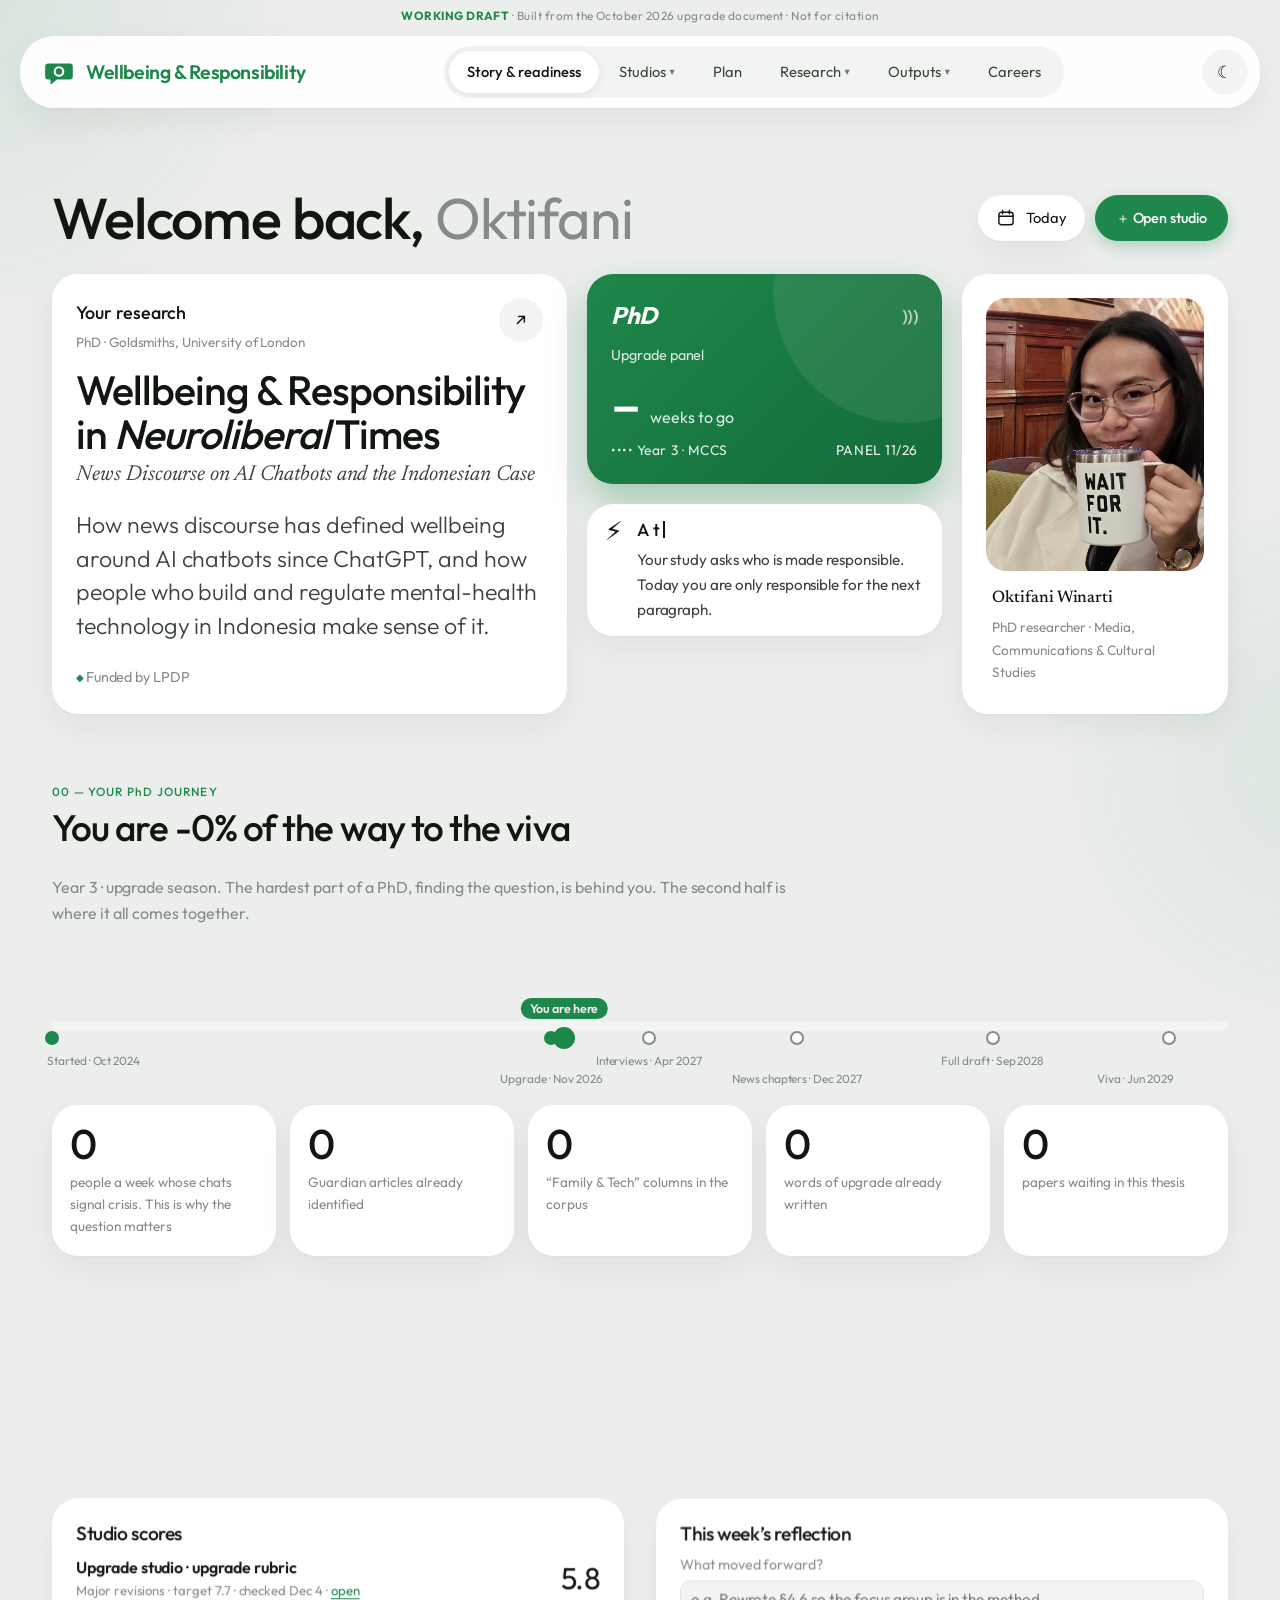
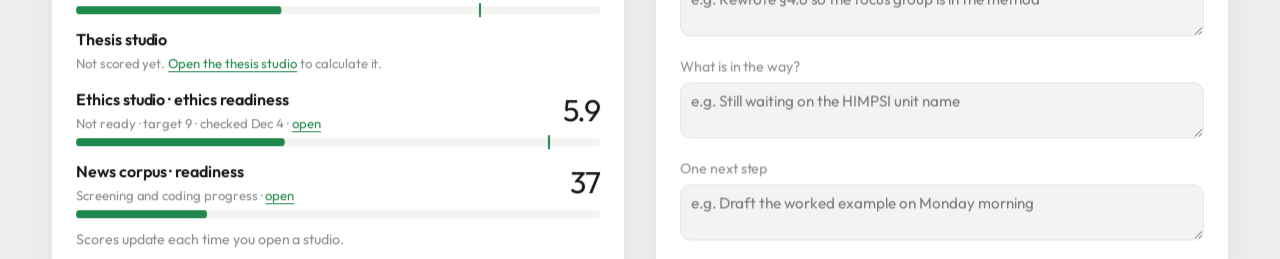
<file: readiness.html>
<!doctype html>
<html lang="en"><head><meta charset="utf-8"><meta name="viewport" content="width=device-width, initial-scale=1">
<title>Upgrade Readiness</title>
<meta http-equiv="refresh" content="0; url=index.html#readiness">
<link rel="canonical" href="index.html#readiness">
<style>body{font:16px/1.5 system-ui,sans-serif;background:#f6f2ea;color:#1e1b16;padding:40px 16px}@media (prefers-color-scheme: dark){body{background:#14130f;color:#efe9dc}a{color:#e07a4f}}</style>
</head><body><p>Upgrade readiness now lives on the story page. <a href="index.html#readiness">Go to Story &amp; readiness →</a></p></body></html>
</file>
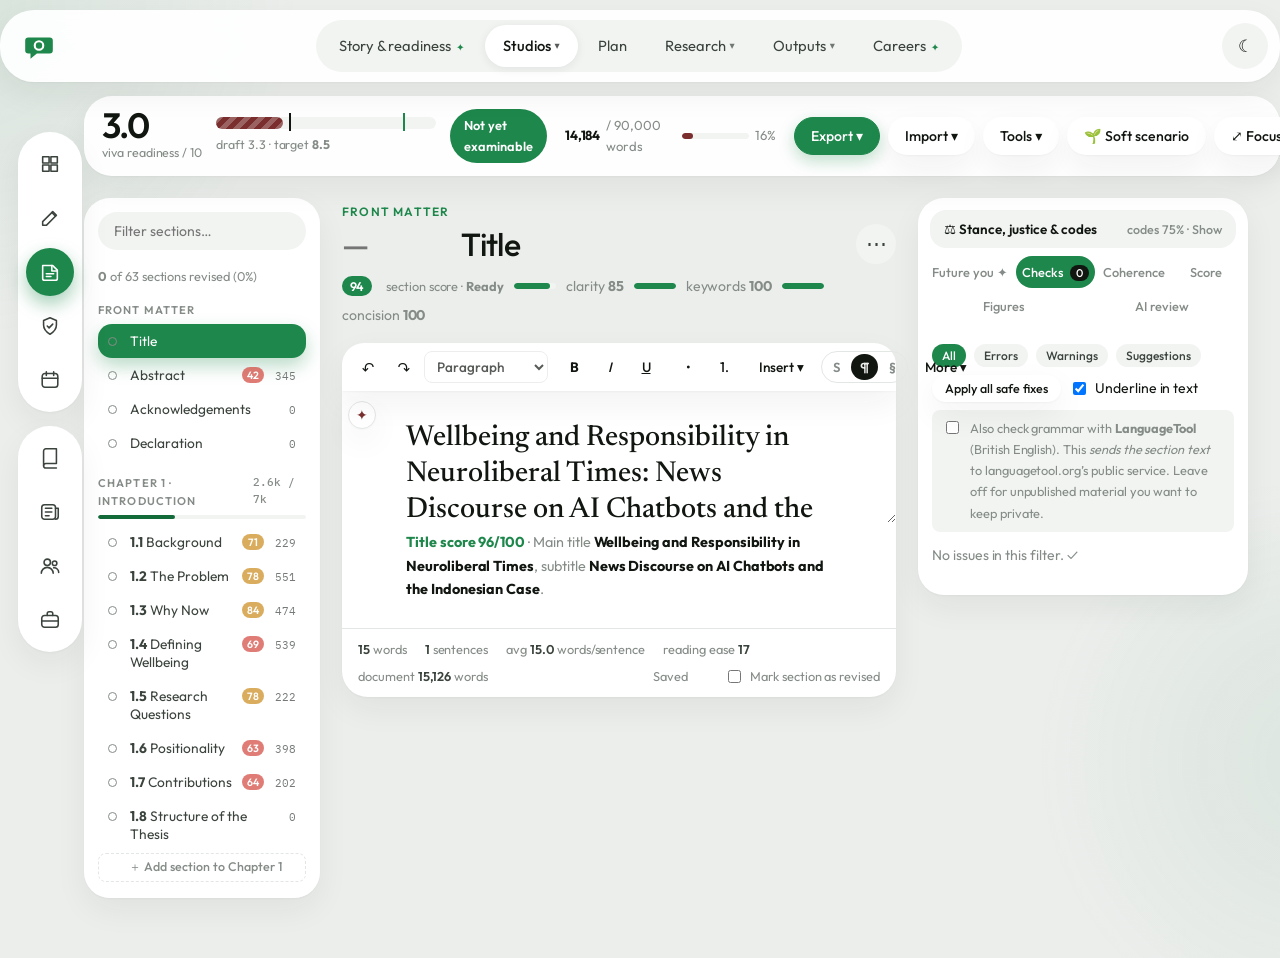
<file: thesis.html>
<!doctype html>
<html lang="en">
<head>
<meta charset="utf-8">
<meta name="viewport" content="width=device-width, initial-scale=1">
<title>Thesis Studio</title>
<meta name="description" content="Write the PhD thesis chapter by chapter, with word budgets, writing prompts, checks, figures, supervisor questions and a viva-readiness score.">
<link rel="preconnect" href="https://fonts.googleapis.com">
<link rel="preconnect" href="https://fonts.gstatic.com" crossorigin>
<link href="https://fonts.googleapis.com/css2?family=IBM+Plex+Mono:wght@400;500&family=IBM+Plex+Sans:wght@400;500;600&family=Newsreader:ital,opsz,wght@0,6..72,400;0,6..72,500;1,6..72,400;1,6..72,500&display=swap" rel="stylesheet">
<link rel="stylesheet" href="assets/style.css?v=20261023d">
<link rel="icon" href="data:image/svg+xml,%3Csvg xmlns='http://www.w3.org/2000/svg' viewBox='0 0 32 32'%3E%3Cpath d='M6 8h20a3 3 0 0 1 3 3v9a3 3 0 0 1-3 3H14l-6 5v-5H6a3 3 0 0 1-3-3v-9a3 3 0 0 1 3-3z' fill='%23b14d26'/%3E%3Ccircle cx='16' cy='15.5' r='4' fill='none' stroke='%23fff' stroke-width='2'/%3E%3C/svg%3E">
<script src="assets/site.js?v=20261023d"></script>
<script src="assets/thesis-text.js?v=20261023d"></script>
<script src="assets/thesis-rubric.js?v=20261023d"></script>
<script src="assets/upgrade-text.js?v=20261023d"></script>
<script src="assets/docstore.js?v=20261023d"></script>
<script src="assets/figlib.js?v=20261023d"></script>
<script src="assets/checks.js?v=20261023d"></script>
<script src="assets/jobs.js?v=20261023d"></script>
<script src="assets/careers-data.js?v=20261023d"></script>
<script src="assets/muse.js?v=20261023d"></script>
<script src="assets/insight.js?v=20261023d"></script>
<script src="assets/figgen.js?v=20261023d"></script>
<script src="assets/titlekit.js?v=20261023d"></script>
<script src="assets/paraphrase.js?v=20261023d"></script>
<script src="assets/cheer.js?v=20261023d"></script>
<style>
  :root { --maxw: 1480px; }
  body { font-size: 15.5px; }
  .studio-top { position: sticky; top: 61px; z-index: 40; background: color-mix(in srgb, var(--bg) 92%, transparent); backdrop-filter: blur(8px); -webkit-backdrop-filter: blur(8px); border-bottom: 1px solid var(--line); }
  .studio-top .wrap { display:flex; flex-wrap: wrap; gap: 10px 22px; align-items:center; padding-top: 10px; padding-bottom: 10px; }
  .scorebox { display:flex; align-items:center; gap: 14px; }
  .scorebox .num { font-family: var(--serif); font-size: 2rem; line-height: 1; }
  .scorebox .sub { font-size: .78rem; color: var(--muted); }
  .sbar { position: relative; width: 220px; height: 10px; border-radius: 999px; background: var(--surface-2); }
  .sbar .fill { position:absolute; left:0; top:0; bottom:0; border-radius:999px; background: var(--accent); transition: width .3s; }
  .sbar .mk { position:absolute; top:-4px; width: 2px; height: 18px; background: var(--ink); }
  .sbar .mk.t { background: var(--ok); }
  .verdict { font-size: .8rem; font-weight: 600; padding: 4px 10px; border-radius: 999px; background: var(--accent-soft); color: var(--accent); }
  .verdict.ok { background: color-mix(in srgb, var(--ok) 15%, transparent); color: var(--ok); }
  .top-actions { margin-left: auto; display:flex; gap: 8px; flex-wrap: wrap; align-items:center; }
  .top-actions .btn { font-size: .82rem; padding: 7px 13px; }
  .menu { position: relative; }
  .menu-list { position:absolute; right:0; top: calc(100% + 6px); background: var(--surface); border: 1px solid var(--line); border-radius: 12px; box-shadow: var(--shadow); padding: 6px; min-width: 250px; display:none; z-index: 60; }
  .menu.open .menu-list { display:block; }
  .menu-list button { display:block; width:100%; text-align:left; background:none; border:0; padding: 9px 12px; border-radius: 8px; font: 500 .88rem var(--sans); color: var(--ink); cursor:pointer; }
  .menu-list button:hover { background: var(--surface-2); }
  .menu-list small { display:block; color: var(--muted); font-weight: 400; }

  .studio { display:grid; grid-template-columns: 250px minmax(0,1fr) 380px; gap: 22px; padding-top: 20px; padding-bottom: 60px; align-items:start; }
  @media (max-width: 1180px){ .studio { grid-template-columns: 230px minmax(0,1fr); } .panel { grid-column: 1 / -1; } }
  @media (max-width: 780px){ .studio { grid-template-columns: 1fr; } .side { display:none; } .mobile-pick { display:block !important; } }
  .mobile-pick { display:none; margin-bottom: 12px; }
  @media (max-width: 780px){ .studio-top { position: static; } .toolbar { position: static; } .sbar { width: 140px; } .scorebox .num { font-size: 1.6rem; } }
  .mobile-pick select { width:100%; padding: 10px; border-radius: 10px; border:1px solid var(--line); background: var(--surface); color: var(--ink); font: 500 .95rem var(--sans); }

  .side { position: sticky; top: 140px; max-height: calc(100vh - 160px); overflow:auto; padding-right: 4px; }
  .side input[type=search] { width: 100%; padding: 8px 12px; border-radius: 10px; border: 1px solid var(--line); background: var(--surface); color: var(--ink); font: .88rem var(--sans); margin-bottom: 10px; }
  .side .grp { font-size: .7rem; text-transform: uppercase; letter-spacing: .1em; color: var(--muted); margin: 14px 0 4px; font-weight: 600; }
  .side button.sec { display:grid; grid-template-columns: 14px 1fr auto; gap: 8px; align-items: baseline; width:100%; text-align:left; background:none; border:0; padding: 6px 8px; border-radius: 8px; cursor:pointer; color: var(--ink-2); font: .86rem var(--sans); }
  .side button.sec:hover { background: var(--surface-2); }
  .side button.sec[aria-current="true"] { background: var(--ink); color: var(--bg); }
  .side button.sec .wc { font-family: var(--mono); font-size: .7rem; opacity: .7; }
  .st { width: 9px; height: 9px; border-radius: 50%; border: 1.5px solid var(--muted); display:inline-block; }
  .st.edited { background: var(--gold); border-color: var(--gold); }
  .st.revised { background: var(--ok); border-color: var(--ok); }
  .side .prog { font-size: .8rem; color: var(--muted); margin: 6px 0 2px; }

  .doc-head { margin-bottom: 10px; }
  .doc-head .chap { font-size: .75rem; text-transform: uppercase; letter-spacing: .1em; color: var(--accent); font-weight: 600; }
  .doc-head .hrow { display:flex; gap: 10px; align-items: baseline; flex-wrap: wrap; }
  .doc-head .numlbl { font-family: var(--serif); font-size: 1.7rem; color: var(--muted); }
  .doc-head input.heading { flex:1; min-width: 200px; font: 500 1.7rem var(--serif); background: transparent; border: 0; border-bottom: 1px dashed transparent; color: var(--ink); padding: 2px 0; }
  .doc-head input.heading:hover, .doc-head input.heading:focus { border-bottom-color: var(--line); outline: none; }
  .toolbar { position: sticky; top: 132px; z-index: 30; display:flex; flex-wrap: wrap; gap: 4px; align-items:center; background: var(--surface); border: 1px solid var(--line); border-radius: 12px 12px 0 0; padding: 6px; }
  .toolbar button, .toolbar select { border: 1px solid transparent; background: transparent; color: var(--ink); border-radius: 8px; height: 32px; min-width: 32px; padding: 0 8px; cursor: pointer; font: 500 .85rem var(--sans); }
  .toolbar button:hover { background: var(--surface-2); }
  .toolbar button.on { background: var(--ink); color: var(--bg); }
  .toolbar select { border-color: var(--line); background: var(--surface); }
  .toolbar .sep { width: 1px; height: 22px; background: var(--line); margin: 0 4px; }
  .toolbar .grow { flex: 1; }
  .findbar { display:none; gap: 6px; flex-wrap: wrap; align-items:center; background: var(--surface-2); border: 1px solid var(--line); border-top: 0; padding: 8px; }
  .findbar.open { display:flex; }
  .findbar input[type=text] { padding: 6px 10px; border-radius: 8px; border: 1px solid var(--line); background: var(--surface); color: var(--ink); font: .88rem var(--sans); width: 180px; }
  .findbar button { font-size: .8rem; padding: 5px 10px; }

  .paper { background: var(--surface); border: 1px solid var(--line); border-top: 0; border-radius: 0 0 12px 12px; box-shadow: var(--shadow); }
  .ed { min-height: 60vh; padding: 36px clamp(18px, 5vw, 64px); outline: none; font-family: var(--serif); font-size: 1.12rem; line-height: 1.7; color: var(--ink); }
  .ed p { margin: 0 0 1em; }
  .ed h3 { font-size: 1.3rem; margin: 1.2em 0 .5em; } .ed h4 { font-family: var(--serif); font-size: 1.12rem; font-weight: 600; margin: 1em 0 .4em; }
  .ed blockquote { border-left: 3px solid var(--line); margin: 1em 0; padding-left: 16px; color: var(--ink-2); }
  .ed table { border-collapse: collapse; width: 100%; font-family: var(--sans); font-size: .85rem; margin: 0 0 1.2em; }
  .ed th, .ed td { border: 1px solid var(--line); padding: 6px 8px; vertical-align: top; }
  .ed th { background: var(--surface-2); font-size: .78rem; }
  .ed figure { margin: 1em 0 .4em; text-align: center; background: #fff; border: 1px solid var(--line); border-radius: 8px; padding: 10px; }
  .ed figure img { max-width: 100%; height: auto; }
  .ed p.caption { font-family: var(--sans); font-size: .88rem; color: var(--ink-2); }
  .ed .flash { background: var(--gold-soft); transition: background 1.2s; }
  .ed.title-mode { min-height: 0; }
  textarea.title-input { width: 100%; border: 0; outline: none; resize: vertical; min-height: 120px; padding: 30px clamp(18px, 5vw, 64px); font: 500 1.8rem/1.25 var(--serif); background: transparent; color: var(--ink); }
  .title-preview { padding: 0 clamp(18px, 5vw, 64px) 26px; color: var(--muted); font-size: .9rem; }
  .title-preview b { color: var(--ink); }
  ::highlight(chk-error) { text-decoration: underline wavy #d0392b; text-decoration-thickness: 1.5px; background-color: rgba(208,57,43,.08); }
  ::highlight(chk-warn) { text-decoration: underline wavy #c28a12; text-decoration-thickness: 1.5px; }
  ::highlight(chk-info) { text-decoration: underline dotted #4a7fbf; text-decoration-thickness: 1.5px; }
  ::highlight(find-hit) { background-color: rgba(255, 200, 0, .45); }
  .statusbar { display:flex; flex-wrap: wrap; gap: 6px 18px; padding: 10px 16px; border-top: 1px solid var(--line); font-size: .8rem; color: var(--muted); }
  .statusbar b { color: var(--ink-2); font-weight: 600; }
  .statusbar .grow { flex:1; }
  .rev-toggle { display:inline-flex; align-items:center; gap: 6px; cursor:pointer; }

  .panel { position: sticky; top: 140px; max-height: calc(100vh - 160px); overflow: auto; background: var(--surface); border: 1px solid var(--line); border-radius: 12px; }
  @media (max-width: 1180px){ .panel { position: static; max-height: none; } .side { position: static; max-height: 70vh; } }
  .ptabs { display:flex; gap: 2px; padding: 6px; border-bottom: 1px solid var(--line); position: sticky; top: 0; background: var(--surface); z-index: 2; flex-wrap: wrap; }
  .ptabs button { flex: 1; border: 0; background: transparent; padding: 8px 6px; border-radius: 8px; font: 600 .8rem var(--sans); color: var(--muted); cursor: pointer; white-space: nowrap; }
  .ptabs button[aria-selected="true"] { background: var(--surface-2); color: var(--ink); }
  .ptabs .cnt { font-family: var(--mono); font-size: .7rem; background: var(--accent); color: #fff; border-radius: 999px; padding: 1px 6px; margin-left: 3px; }
  .pbody { padding: 14px; }
  .pbody h4 { margin: 4px 0 8px; font-size: .95rem; }
  .issue { border: 1px solid var(--line); border-left: 4px solid var(--c); border-radius: 8px; padding: 8px 10px; margin-bottom: 8px; cursor: pointer; font-size: .86rem; }
  .issue:hover { background: var(--surface-2); }
  .issue .ih { display:flex; justify-content: space-between; gap: 8px; font-size: .72rem; text-transform: uppercase; letter-spacing: .06em; color: var(--muted); font-weight: 600; }
  .issue .im { margin: 4px 0; }
  .issue code { font-family: var(--mono); font-size: .8rem; background: var(--surface-2); padding: 1px 4px; border-radius: 4px; }
  .issue .ia { display:flex; gap: 6px; margin-top: 4px; }
  .issue .ia button { font-size: .75rem; padding: 3px 9px; border-radius: 999px; border: 1px solid var(--line); background: var(--surface); color: var(--ink); cursor: pointer; }
  .issue .ia button.primary { background: var(--teal); color: #fff; border-color: var(--teal); }
  .sev-error { --c: var(--bad); } .sev-warn { --c: var(--gold); } .sev-info { --c: #4a7fbf; }
  .chips.small .chip { font-size: .75rem; padding: 4px 10px; }
  .coh-score { display:flex; align-items: center; gap: 14px; margin-bottom: 10px; }
  .coh-score .num { font-family: var(--serif); font-size: 2.4rem; line-height: 1; }
  .threads { display:flex; flex-wrap: wrap; gap: 6px; margin: 8px 0 14px; }
  .threads span { font-size: .75rem; padding: 3px 9px; border-radius: 999px; border: 1px solid var(--line); color: var(--muted); }
  .threads span.on { background: var(--teal-soft); color: var(--teal); border-color: transparent; }
  .crit { border-top: 1px solid var(--line); padding: 10px 0; }
  .crit .cn { display:flex; justify-content: space-between; gap: 8px; font-weight: 600; font-size: .88rem; cursor: pointer; }
  .crit .cs { display:grid; grid-template-columns: 1fr auto; gap: 8px; align-items:center; margin-top: 6px; font-size: .8rem; color: var(--muted); }
  .crit .cb { position: relative; height: 8px; background: var(--surface-2); border-radius: 999px; }
  .crit .cb i { position:absolute; left:0; top:0; bottom:0; border-radius:999px; background: var(--accent); }
  .crit .cb .t { position:absolute; top:-3px; width:2px; height:14px; background: var(--ok); }
  .crit .cb .b { position:absolute; top:-3px; width:2px; height:14px; background: var(--ink); }
  .crit details { margin-top: 6px; font-size: .82rem; }
  .crit details summary { cursor: pointer; color: var(--muted); }
  .crit ul { list-style: none; margin: 6px 0 0; padding: 0; display:grid; gap: 4px; }
  .crit li { display:grid; grid-template-columns: 18px 1fr auto; gap: 6px; align-items: baseline; }
  .crit li .ok { color: var(--ok); } .crit li .no { color: var(--bad); }
  .crit li a { font-size: .75rem; cursor: pointer; }
  .crit .ov { display:flex; align-items:center; gap: 8px; margin-top: 6px; }
  .crit .ov input[type=range] { flex: 1; accent-color: var(--accent); }
  .figitem { border: 1px solid var(--line); border-radius: 10px; padding: 10px; margin-bottom: 12px; }
  .figitem img { width: 100%; height: auto; background: #fff; border-radius: 6px; border: 1px solid var(--line); }
  .figitem h5 { margin: 8px 0 2px; font-size: .9rem; }
  .figitem p { margin: 0 0 8px; font-size: .78rem; color: var(--muted); }
  .figitem .acts { display:flex; gap: 6px; flex-wrap: wrap; }
  .figitem .acts button { font-size: .75rem; padding: 4px 10px; border-radius: 999px; border: 1px solid var(--line); background: var(--surface); color: var(--ink); cursor: pointer; }
  .figitem .acts button.primary { background: var(--ink); color: var(--bg); border-color: var(--ink); }
  .lt-row { display:flex; gap: 8px; align-items: flex-start; font-size: .8rem; color: var(--muted); margin: 8px 0 12px; padding: 8px 10px; background: var(--surface-2); border-radius: 8px; }
  .toast { position: fixed; bottom: 20px; left: 50%; transform: translateX(-50%); background: var(--ink); color: var(--bg); padding: 10px 18px; border-radius: 999px; font-size: .88rem; z-index: 100; opacity: 0; transition: opacity .25s; pointer-events: none; }
  .toast.show { opacity: 1; }
  dialog.modal { border: 1px solid var(--line); border-radius: 14px; background: var(--surface); color: var(--ink); width: min(900px, 94vw); max-height: 86vh; padding: 0; }
  dialog.modal::backdrop { background: rgba(10,8,5,.55); }
  dialog.modal .mh { display:flex; justify-content: space-between; align-items:center; padding: 14px 18px; border-bottom: 1px solid var(--line); position: sticky; top: 0; background: var(--surface); }
  dialog.modal .mb { padding: 18px; overflow: auto; max-height: calc(86vh - 60px); }
  .diff { font-family: var(--serif); font-size: 1.02rem; line-height: 1.7; white-space: pre-wrap; }
  .diff del { background: color-mix(in srgb, var(--bad) 18%, transparent); color: var(--bad); }
  .diff ins { background: color-mix(in srgb, var(--ok) 18%, transparent); color: var(--ok); text-decoration: none; }
  .hist li { display:flex; justify-content: space-between; gap: 10px; padding: 8px 0; border-bottom: 1px solid var(--line); font-size: .9rem; }
  .sbar .fill { background: var(--muse, var(--accent)); }
  .paper { position: relative; }
  .para-badge { position: absolute; left: 6px; width: 28px; height: 28px; border-radius: 50%; border: 1px solid var(--line); background: var(--surface); color: var(--muse, var(--accent)); font-size: 14px; cursor: pointer; z-index: 5; box-shadow: var(--shadow); display: grid; place-items: center; transition: transform .15s; }
  .para-badge:hover { transform: scale(1.12); }
  .hovertip { position: fixed; z-index: 90; max-width: 340px; background: var(--surface); color: var(--ink); border: 1px solid var(--line); border-left: 4px solid var(--c, var(--accent)); border-radius: 10px; box-shadow: 0 10px 30px rgba(0,0,0,.18); padding: 10px 12px; font-size: .86rem; }
  .hovertip .ht-cat { font-size: .7rem; text-transform: uppercase; letter-spacing: .07em; color: var(--muted); font-weight: 600; }
  .hovertip .ht-fix { margin-top: 6px; }
  .hovertip code { font-family: var(--mono); font-size: .8rem; background: var(--surface-2); padding: 1px 4px; border-radius: 4px; }
  .hovertip .ht-acts { display: flex; gap: 6px; margin-top: 8px; }
  .hovertip .ht-acts button, .insight-card .ic-act { font-size: .75rem; padding: 4px 10px; border-radius: 999px; border: 1px solid var(--line); background: var(--surface); color: var(--ink); cursor: pointer; }
  .hovertip .ht-acts button.primary, .insight-card .ic-act.primary { background: var(--teal); color: #fff; border-color: var(--teal); }
  .insight-card { position: fixed; z-index: 95; width: min(430px, calc(100vw - 24px)); max-height: 76vh; overflow: auto; background: var(--surface); color: var(--ink); border: 1px solid var(--line); border-radius: 14px; box-shadow: 0 18px 50px rgba(0,0,0,.25); }
  .insight-card .ic-head { display:flex; justify-content: space-between; align-items: center; padding: 12px 14px; border-bottom: 1px solid var(--line); position: sticky; top: 0; background: var(--surface); z-index: 1; }
  .insight-card .ic-head b { font: 500 1.05rem var(--serif); }
  .insight-card .ic-body { padding: 12px 14px; }
  .insight-card h6 { margin: 10px 0 6px; font-size: .72rem; text-transform: uppercase; letter-spacing: .08em; color: var(--muted); }
  .insight-card .sug { display:grid; grid-template-columns: 22px 1fr; gap: 8px; padding: 7px 0; border-bottom: 1px dashed var(--line); font-size: .86rem; }
  .insight-card .sug:last-child { border-bottom: 0; }
  .insight-card .sug .k { font-size: .7rem; font-weight: 600; text-transform: uppercase; letter-spacing: .06em; color: var(--muted); display:block; }
  .insight-card .tagrow { display:flex; flex-wrap: wrap; gap: 4px; }
  .insight-card .tagrow span { font-size: .7rem; padding: 2px 8px; border-radius: 999px; background: var(--surface-2); color: var(--ink-2); }
  .insight-card a.ic-act { text-decoration: none; display: inline-block; }
  .persona-chips { display:flex; gap: 6px; flex-wrap: wrap; margin-bottom: 8px; }
  .persona-chips button { display:flex; align-items:center; gap: 6px; border: 1px solid var(--line); background: var(--surface); color: var(--ink); border-radius: 999px; padding: 4px 10px 4px 4px; cursor: pointer; font: 500 .8rem var(--sans); }
  .persona-chips button[aria-pressed="true"] { border-color: var(--pc); box-shadow: inset 0 0 0 1px var(--pc); }
  .av { width: 24px; height: 24px; border-radius: 50%; display: grid; place-items: center; color: #fff; font: 600 .68rem var(--sans); flex: none; }
  .lens { border-radius: 12px; padding: 12px; background: color-mix(in srgb, var(--pc) 10%, var(--surface)); border: 1px solid color-mix(in srgb, var(--pc) 35%, transparent); }
  .lens .react { font-family: var(--serif); font-style: italic; font-size: 1rem; margin: 0 0 6px; }
  .lens .q { font-weight: 600; font-size: .92rem; margin: 0 0 8px; }
  .lens textarea { width: 100%; min-height: 70px; border-radius: 8px; border: 1px solid var(--line); background: var(--surface); color: var(--ink); padding: 8px; font: .88rem var(--sans); resize: vertical; }
  .lens .acts { display:flex; gap: 6px; flex-wrap: wrap; margin-top: 6px; }
  .magic-toggle { display:inline-flex; align-items:center; gap: 2px; border: 1px solid var(--line); border-radius: 999px; padding: 2px; margin-right: 4px; }
  .magic-toggle > span { padding: 0 4px 0 6px; color: var(--muse, var(--accent)); }
  .toolbar .magic-toggle button, .ic-head .magic-toggle button { height: 26px; min-width: 0; padding: 0 10px; border-radius: 999px; font: 600 .74rem var(--sans); border: 0; background: none; color: var(--muted); cursor: pointer; }
  .toolbar .magic-toggle button[aria-pressed="true"], .ic-head .magic-toggle button[aria-pressed="true"] { background: var(--ink); color: var(--bg); }
  ::highlight(sent-hover) { background-color: color-mix(in srgb, var(--muse, #b14d26) 16%, transparent); }
  .ic-tabs { display:flex; gap: 2px; padding: 6px 8px 0; border-bottom: 1px solid var(--line); position: sticky; top: 49px; background: var(--surface); z-index: 1; }
  .ic-tabs button { flex: 1; border: 0; border-bottom: 2px solid transparent; background: none; padding: 8px 4px; font: 600 .8rem var(--sans); color: var(--muted); cursor: pointer; white-space: nowrap; }
  .ic-tabs button[aria-selected="true"] { color: var(--ink); border-bottom-color: var(--muse, var(--accent)); }
  .ic-tabs .cnt { font-family: var(--mono); font-size: .68rem; background: var(--surface-2); color: var(--ink-2); border-radius: 999px; padding: 1px 6px; }
  .gen { border: 1px solid var(--line); border-radius: 12px; padding: 10px; margin-top: 4px; }
  .gen .gtypes { display:flex; flex-wrap: wrap; gap: 4px; margin-bottom: 8px; }
  .gen .gtypes button { font: 600 .72rem var(--sans); border: 1px solid var(--line); background: var(--surface); color: var(--ink-2); border-radius: 999px; padding: 3px 9px; cursor: pointer; }
  .gen .gtypes button[aria-pressed="true"] { background: var(--ink); color: var(--bg); border-color: var(--ink); }
  .gen .gprev { background: #fff; border-radius: 8px; border: 1px solid var(--line); padding: 6px; text-align: center; }
  .gen .gprev img { max-width: 100%; max-height: 260px; }
  .gen .gacts { display:flex; flex-wrap: wrap; gap: 6px; margin-top: 8px; }
  .gen details { margin-top: 8px; font-size: .8rem; }
  .gen details summary { cursor: pointer; color: var(--muted); }
  .gen textarea, .gen input[type=text] { width: 100%; border: 1px solid var(--line); border-radius: 8px; background: var(--surface); color: var(--ink); padding: 6px 8px; font: .82rem var(--sans); margin-top: 6px; }
  .gen textarea { min-height: 90px; resize: vertical; }
  .gen select { padding: 3px 6px; border-radius: 6px; border: 1px solid var(--line); background: var(--surface); color: var(--ink); font-size: .78rem; }
  #genHtml, #genHtml * { color: #1e1b16 !important; }
  #genHtml th { background: #eeeeee !important; }
  #genHtml td, #genHtml th { border-color: #cccccc !important; }
  #genHtml blockquote { border-left-color: #999 !important; }
  .scorebars { display:grid; gap: 3px; margin: 2px 0 8px; font-size: .74rem; }
  .scorebars div { display:grid; grid-template-columns: 96px 1fr 28px; gap: 6px; align-items:center; }
  .scorebars i { height: 6px; background: var(--surface-2); border-radius: 999px; overflow: hidden; display:block; }
  .scorebars b { display:block; height: 100%; border-radius: 999px; }
  .scorebars em { font-style: normal; font-family: var(--mono); text-align: right; }
  .scorebars .overall { display:block; color: var(--muted); }
  .sug .sc3 { display:flex; gap: 10px; flex-wrap: wrap; margin-top: 5px; font-size: .72rem; color: var(--muted); }
  .sug .sc3 span b { font-family: var(--mono); color: var(--ink); }
  .sug .prio { float: right; font: 600 .72rem var(--mono); padding: 1px 7px; border-radius: 999px; background: var(--surface-2); color: var(--ink); }
  .gen .prefs { display:flex; flex-wrap: wrap; gap: 8px; margin-top: 6px; align-items: center; }
  .lens details { margin-top: 6px; font-size: .8rem; }
  .lens details summary { cursor: pointer; color: var(--muted); }
  .lens details textarea { min-height: 60px; margin-top: 4px; }
  .disclaim { font-size: .72rem; color: var(--muted); margin-top: 8px; }
  .stampline { font-family: var(--mono); font-size: .72rem; letter-spacing: .06em; color: var(--muse, var(--accent)); border: 1.5px solid var(--muse, var(--accent)); border-radius: 4px; padding: 1px 6px; transform: rotate(-2deg); display: inline-block; }
  #museTop { font-size: .8rem; color: var(--muted); cursor: pointer; border: 1px dashed var(--line); border-radius: 999px; padding: 4px 10px; background: none; }
  #museTop:hover { color: var(--ink); }
  .sec-actions { display:flex; flex-wrap: wrap; gap: 6px; margin: 8px 0 12px; }
  .sec-actions button { font: 500 .78rem var(--sans); padding: 5px 11px; border-radius: 999px; border: 1px solid var(--line); background: var(--surface); color: var(--ink-2); cursor: pointer; }
  .sec-actions button:hover:not(:disabled) { border-color: var(--ink); color: var(--ink); }
  .sec-actions button.danger:hover:not(:disabled) { border-color: var(--bad); color: var(--bad); }
  .sec-actions button:disabled { opacity: .4; cursor: not-allowed; }
  .doc-head input.numin { width: 4.2em; font: 500 1.7rem var(--serif); color: var(--muted); background: transparent; border: 0; border-bottom: 1px dashed transparent; padding: 2px 0; }
  .doc-head input.numin:hover, .doc-head input.numin:focus { border-bottom-color: var(--line); outline: none; }
  .form-grid { display:grid; gap: 12px; }
  .form-grid label { display:grid; gap: 4px; font-size: .85rem; font-weight: 600; }
  .form-grid input[type=text], .form-grid select { padding: 9px 12px; border-radius: 10px; border: 1px solid var(--line); background: var(--surface); color: var(--ink); font: .95rem var(--sans); }
  .form-grid .row { display:grid; grid-template-columns: 1fr 1fr; gap: 12px; }
  @media (max-width: 560px){ .form-grid .row { grid-template-columns: 1fr; } }
  .imp-table td, .imp-table th { font-size: .82rem; padding: 6px 8px; }
  .imp-table select { max-width: 220px; padding: 4px 6px; border-radius: 6px; border: 1px solid var(--line); background: var(--surface); color: var(--ink); font-size: .8rem; }
  .toast button { margin-left: 10px; background: none; border: 1px solid currentColor; color: inherit; border-radius: 999px; padding: 2px 10px; cursor: pointer; font: 600 .8rem var(--sans); }
  .toast.show { pointer-events: auto; }
  .sec-row { position: relative; }
  .sec-row.sub button.sec { padding-left: 26px; font-size: .82rem; }
  .sec-row .hov { position: absolute; right: 4px; top: 50%; transform: translateY(-50%); display: none; gap: 3px; }
  .sec-row:hover .hov, .sec-row:focus-within .hov, .sec-row.cur .hov { display: flex; }
  .sec-row:hover .wc, .sec-row.cur .wc { visibility: hidden; }
  .sec-row .hov button { width: 24px; height: 24px; border-radius: 6px; border: 1px solid var(--line); background: var(--surface); color: var(--ink); cursor: pointer; font-size: .78rem; display: grid; place-items: center; padding: 0; }
  .sec-row .hov button:hover { border-color: var(--ink); }
  .sec-row .hov button.arch:hover { border-color: var(--bad); color: var(--bad); }
  .add-in-ch { display: block; width: 100%; text-align: left; margin: 2px 0 6px; padding: 5px 8px 5px 30px; border: 1px dashed var(--line); border-radius: 8px; background: none; color: var(--muted); font: 500 .78rem var(--sans); cursor: pointer; }
  .add-in-ch:hover { color: var(--ink); border-color: var(--ink); }
  .side .del-grp summary { cursor: pointer; font-size: .75rem; color: var(--muted); margin-top: 14px; }
  .side .del-item { display:flex; justify-content: space-between; gap: 6px; align-items: center; font-size: .8rem; color: var(--muted); padding: 4px 8px; }
  .side .del-item button { font-size: .72rem; border: 1px solid var(--line); background: var(--surface); color: var(--ink); border-radius: 999px; padding: 2px 8px; cursor: pointer; }
  #wordGoal { font-size: .82rem; color: var(--muted); display: flex; align-items: center; gap: 6px; }
  #wordGoal b { color: var(--ink); }
  #wordGoal .wg { display: inline-block; width: 90px; height: 6px; border-radius: 999px; background: var(--surface-2); overflow: hidden; }
  #wordGoal .wg i { display: block; height: 100%; background: var(--muse, var(--accent)); border-radius: 999px; }
  .side .grp { display: flex; justify-content: space-between; gap: 6px; }
  .side .grp .gw { font-family: var(--mono); font-size: .66rem; letter-spacing: 0; text-transform: none; font-weight: 500; }
  .side .gbar { height: 4px; border-radius: 999px; background: var(--surface-2); margin: 2px 0 6px; overflow: hidden; }
  .side .gbar i { display: block; height: 100%; background: var(--teal); border-radius: 999px; }
  .ed p.prompt { color: var(--muted); border-left: 3px solid var(--gold); padding-left: 12px; font-size: .98rem; }
  textarea.prompt { width: 100%; min-height: 220px; font: .8rem var(--mono); border: 1px solid var(--line); border-radius: 8px; background: var(--surface-2); color: var(--ink); padding: 10px; }
</style>
<link rel="manifest" href="manifest.json">
<meta name="theme-color" content="#1e874b">
<meta name="apple-mobile-web-app-capable" content="yes">
<meta name="mobile-web-app-capable" content="yes">
<meta name="apple-mobile-web-app-status-bar-style" content="default">
<meta name="apple-mobile-web-app-title" content="Oktifani PhD">
<link rel="apple-touch-icon" href="assets/icons/apple-touch-icon.png">
</head>
<body>
<div class="draft-ribbon"><strong>THESIS STUDIO</strong> · Your thesis is saved in this browser, separately from the upgrade · Export a backup regularly</div>
<header class="site">
  <div class="wrap">
    <a class="brand" href="index.html">
      <svg class="brand-mark" viewBox="0 0 32 32" aria-hidden="true"><path d="M6 8h20a3 3 0 0 1 3 3v9a3 3 0 0 1-3 3H14l-6 5v-5H6a3 3 0 0 1-3-3v-9a3 3 0 0 1 3-3z" class="f-accent"/><circle cx="16" cy="15.5" r="4" fill="none" stroke="#fff" stroke-width="2"/></svg>
      Wellbeing &amp; Responsibility
    </a>
    <nav class="main" aria-label="Main">
      <a href="index.html">Story &amp; readiness</a>
      <div class="nav-dd"><button type="button" class="dd-btn on" aria-expanded="false" aria-haspopup="true">Studios<span class="dd-car" aria-hidden="true">▾</span></button><div class="dd-menu" hidden><a href="editor.html">Upgrade studio<small>Upgrade document · live rubric</small></a><a href="thesis.html" aria-current="page">Thesis studio<small>Full PhD draft · viva readiness</small></a><a href="ethics.html">Ethics studio<small>REISC ethics form · Goldsmiths standards</small></a></div></div>
      <a href="plan.html">Plan</a>
      <div class="nav-dd"><button type="button" class="dd-btn" aria-expanded="false" aria-haspopup="true">Research<span class="dd-car" aria-hidden="true">▾</span></button><div class="dd-menu" hidden><a href="literature.html">Literature<small>Papers related to your research, rated</small></a><a href="news.html">News analytics<small>Live news discourse, coded every 4 hours</small></a><a href="people.html">People &amp; stakeholders<small>Who researches this · who to interview</small></a></div></div>
      <div class="nav-dd"><button type="button" class="dd-btn" aria-expanded="false" aria-haspopup="true">Outputs<span class="dd-car" aria-hidden="true">▾</span></button><div class="dd-menu" hidden><a href="figures.html">Figures<small>Figure options for the thesis</small></a><a href="posters.html">Posters &amp; papers<small>Posters and paper plans</small></a></div></div>
      <a href="careers.html">Careers</a>
    </nav>
    <button class="theme-btn" type="button" aria-label="Toggle dark mode">☾</button>
  </div>
</header>

<div class="studio-top">
  <div class="wrap">
    <div class="scorebox" title="Weighted upgrade rubric score, updated live as you edit">
      <div><div class="num" id="liveScore">6.2</div><div class="sub">viva readiness / 10</div></div>
      <div>
        <div class="sbar" aria-hidden="true"><div class="fill" id="sFill"></div><div class="mk" id="sBase"></div><div class="mk t" id="sTarget"></div></div>
        <div class="sub" style="margin-top:6px"><span id="sFrom">from 6.2</span> · target <b id="sTargetNum">7.7</b></div>
      </div>
      <span class="verdict" id="verdict">Major revisions</span>
    </div>
    <div class="sub" id="revProg" style="font-size:.82rem;color:var(--muted)"></div>
    <div class="sub" id="wordGoal" hidden></div>
    <button type="button" id="museTop" title="Change your muse in the Future you tab"></button>
    <div class="top-actions">
      <div class="menu" id="exportMenu">
        <button class="btn" type="button" id="exportBtn">Export ▾</button>
        <div class="menu-list" role="menu">
          <button data-exp="doc">Word document (.doc)<small>Whole thesis with figures as images</small></button>
          <button data-exp="html">Web page (.html)<small>Open in a browser and print to PDF</small></button>
          <button data-exp="txt">Plain text (.txt)</button>
          <button data-exp="json">Backup of all edits (.json)<small>Move edits to another browser</small></button>
          <button data-exp="site">Site data (thesis-text.js)<small>Commit to the repo to publish this draft</small></button>
        </div>
      </div>
      <a class="btn ghost" href="https://claude.ai/artifact/QHVfPRvosRnJqJiZYhWT3t" target="_blank" rel="noopener" title="Your saved discussions with the supervisor personas">💬 Supervision Room ↗</a>
      <button class="btn" type="button" id="wordBtn" title="Bring in text you edited in Microsoft Word (.docx)">Import from Word</button>
      <input type="file" id="wordFile" accept=".docx,application/vnd.openxmlformats-officedocument.wordprocessingml.document" hidden>
      <button class="btn ghost" type="button" id="importBtn">Import backup</button>
      <input type="file" id="importFile" accept="application/json,.json" hidden>
    </div>
  </div>
</div>

<main class="wrap studio">
  <aside class="side" aria-label="Sections">
    <input type="search" id="secFilter" placeholder="Filter sections…">
    <div class="prog" id="sideProg"></div>
    <div id="secList"></div>
    <button class="btn ghost" type="button" id="addSec" style="margin-top:12px;font-size:.8rem;padding:6px 12px">+ Add section</button>
  </aside>

  <section aria-label="Editor">
    <div class="mobile-pick"><select id="mobilePick" aria-label="Choose section"></select></div>
    <div class="doc-head">
      <div class="chap" id="chapLbl"></div>
      <div class="hrow"><input class="numin" id="numInput" aria-label="Section number" placeholder="—"><input class="heading" id="headingInput" aria-label="Section heading"></div>
      <div class="sec-actions" id="secActions">
        <button type="button" data-sa="add" title="Create a new section right after this one">＋ New section after</button>
        <button type="button" data-sa="dup" title="Copy this section as a new one">⧉ Duplicate</button>
        <button type="button" data-sa="up" title="Move this section up">↑ Move up</button>
        <button type="button" data-sa="down" title="Move this section down">↓ Move down</button>
        <button type="button" data-sa="sub" title="Add a numbered subsection under this section">＋ Subsection</button>
        <button type="button" data-sa="pull" hidden title="Replace this section with its latest version from the upgrade studio">⤓ Pull latest from upgrade</button>
        <button type="button" data-sa="del" class="danger" title="Archive this section (restore or reuse it later)">🗄 Archive</button>
      </div>
    </div>
    <div class="toolbar" id="toolbar" role="toolbar" aria-label="Formatting">
      <button data-cmd="undo" title="Undo (⌘Z)">↶</button>
      <button data-cmd="redo" title="Redo (⌘⇧Z)">↷</button>
      <span class="sep"></span>
      <select id="blockSel" title="Paragraph style" aria-label="Paragraph style">
        <option value="p">Paragraph</option><option value="h3">Subheading</option><option value="h4">Minor heading</option><option value="blockquote">Block quote</option>
      </select>
      <button data-cmd="bold" title="Bold (⌘B)"><b>B</b></button>
      <button data-cmd="italic" title="Italic (⌘I)"><i>I</i></button>
      <button data-cmd="underline" title="Underline (⌘U)"><u>U</u></button>
      <button data-cmd="superscript" title="Superscript">x²</button>
      <span class="sep"></span>
      <button data-cmd="insertUnorderedList" title="Bulleted list">• List</button>
      <button data-cmd="insertOrderedList" title="Numbered list">1. List</button>
      <button data-act="link" title="Link">Link</button>
      <span class="sep"></span>
      <button data-act="table" title="Insert table">Table</button>
      <button data-act="row" title="Add row below (cursor in table)">+Row</button>
      <button data-act="col" title="Add column right (cursor in table)">+Col</button>
      <button data-act="delrow" title="Delete row (cursor in table)">−Row</button>
      <button data-act="figure" title="Insert a black-and-white figure">Figure</button>
      <span class="sep"></span>
      <button data-cmd="removeFormat" title="Clear formatting">Tx</button>
      <button data-act="find" title="Find & replace (⌘F)">Find</button>
      <span class="grow"></span>
      <span class="magic-toggle" role="group" aria-label="Review by"><span>✦</span><button type="button" data-magic="sent" title="Review one sentence at a time">Sentence</button><button type="button" data-magic="para" title="Review one paragraph at a time">Paragraph</button><button type="button" data-magic="sect" title="Review the whole section">Section</button></span>
      <button data-act="compare" title="Compare with original">Compare</button>
      <button data-act="history" title="Version history">History</button>
      <button data-act="restore" title="Restore original text for this section">Restore</button>
    </div>
    <div class="findbar" id="findbar">
      <input type="text" id="findIn" placeholder="Find" aria-label="Find">
      <input type="text" id="replIn" placeholder="Replace with" aria-label="Replace with">
      <label class="small"><input type="checkbox" id="findCase"> Match case</label>
      <button class="btn ghost" id="findNext" type="button">Next</button>
      <button class="btn ghost" id="replOne" type="button">Replace</button>
      <button class="btn ghost" id="replAll" type="button">Replace all</button>
      <label class="small"><input type="checkbox" id="findAll"> All sections</label>
      <span class="small muted" id="findCount"></span>
    </div>
    <div class="paper" id="paper">
      <button class="para-badge" id="paraBadge" type="button" hidden title="Ideas, suggestions and supervisor questions for this paragraph" aria-label="Open paragraph insights">✦</button>
      <div id="titleWrap" hidden>
        <textarea class="title-input" id="titleInput" aria-label="Document title"></textarea>
        <div class="title-preview" id="titlePreview"></div>
      </div>
      <article class="ed" id="ed" contenteditable="true" spellcheck="true" lang="en-GB" aria-label="Section text"></article>
      <div class="statusbar">
        <span><b id="wc">0</b> words</span>
        <span><b id="sc">0</b> sentences</span>
        <span>avg <b id="asl">0</b> words/sentence</span>
        <span>reading ease <b id="fre">–</b></span>
        <span>document <b id="dwc">0</b> words</span>
        <span class="grow"></span>
        <span id="saveState">Saved</span>
        <span id="stamp"></span>
        <label class="rev-toggle"><input type="checkbox" id="revisedBox"> Mark section as revised</label>
      </div>
    </div>
  </section>

  <aside class="panel" aria-label="Checks and tools">
    <div class="ptabs" role="tablist">
      <button role="tab" data-p="future" aria-selected="false">Future you ✦</button>
      <button role="tab" data-p="checks" aria-selected="true">Checks <span class="cnt" id="cntChecks">0</span></button>
      <button role="tab" data-p="coh" aria-selected="false">Coherence</button>
      <button role="tab" data-p="score" aria-selected="false">Score</button>
      <button role="tab" data-p="figs" aria-selected="false">Figures</button>
      <button role="tab" data-p="ai" aria-selected="false">AI review</button>
    </div>
    <div class="pbody" id="p-future" hidden></div>
    <div class="pbody" id="p-checks">
      <div class="chips small" id="sevFilter" style="margin-bottom:8px">
        <button class="chip" data-s="all" aria-pressed="true">All</button>
        <button class="chip" data-s="error" aria-pressed="false">Errors</button>
        <button class="chip" data-s="warn" aria-pressed="false">Warnings</button>
        <button class="chip" data-s="info" aria-pressed="false">Suggestions</button>
      </div>
      <div style="display:flex;gap:8px;flex-wrap:wrap;margin-bottom:8px">
        <button class="btn ghost" id="fixAll" type="button" style="font-size:.78rem;padding:5px 12px">Apply all safe fixes</button>
        <label class="small" style="display:flex;align-items:center;gap:6px"><input type="checkbox" id="underlines" checked> Underline in text</label>
      </div>
      <div class="lt-row"><input type="checkbox" id="ltToggle" style="margin-top:3px"><label for="ltToggle">Also check grammar with <strong>LanguageTool</strong> (British English). This <em>sends the section text</em> to languagetool.org’s public service. Leave off for unpublished material you want to keep private.</label></div>
      <div id="issueList"></div>
    </div>
    <div class="pbody" id="p-coh" hidden></div>
    <div class="pbody" id="p-score" hidden></div>
    <div class="pbody" id="p-figs" hidden>
      <button class="btn" type="button" id="genFromCursor" style="font-size:.8rem;padding:6px 12px;margin-bottom:10px">✨ Generate a figure from the paragraph at my cursor</button>
      <p class="small muted" style="margin-top:0">Black-and-white, print-safe figures. “Insert” places the figure and a numbered caption at the cursor. “PNG” gives a 3× image for Word.</p>
      <div id="figList"></div>
    </div>
    <div class="pbody" id="p-ai" hidden>
      <p class="small muted" style="margin-top:0">A ready-made examiner prompt with this section and the rubric. Copy it into Claude for a deeper coherence and argument review. Nothing is sent unless you paste it.</p>
      <label class="small"><input type="checkbox" id="aiWhole"> Whole document instead of this section</label>
      <textarea class="prompt" id="aiPrompt" readonly></textarea>
      <div style="display:flex;gap:8px;margin-top:8px"><button class="btn" id="aiCopy" type="button">Copy prompt</button><a class="btn ghost" href="https://claude.ai/new" target="_blank" rel="noopener">Open Claude ↗</a></div>
    </div>
  </aside>
</main>

<dialog class="modal" id="modal"><div class="mh"><strong id="modalTitle"></strong><button class="btn ghost" id="modalClose" type="button">Close</button></div><div class="mb" id="modalBody"></div></dialog>
<div class="toast" id="toast" role="status" aria-live="polite"></div>
<div class="hovertip" id="hoverTip" hidden role="tooltip"></div>
<div class="insight-card" id="insightCard" hidden role="dialog" aria-label="Paragraph insights"></div>

<script>
window.STUDIO_FUTURE = window.THESIS_FUTURE;
window.STUDIO_CONFIG = {
  ns: "-thesis",
  store: window.DocStore.create("wr-thesis-v1", window.THESIS_DOC),
  rubric: window.THESIS_RUBRIC, verdict: window.THESIS_VERDICT,
  rqSection: "t1-5",
  wordTarget: 90000, wordLimit: 100000,
  targets: {
    "Chapter 1 · Introduction": 7000, "Chapter 2 · Research Context": 8000, "Chapter 3 · Literature Review and Theoretical Framework": 14000,
    "Chapter 4 · Methodology": 10000, "Chapter 5 · Findings I: Wellbeing in The Guardian (RQ1)": 12000, "Chapter 6 · Findings II: Family & Tech (RQ2)": 11000,
    "Chapter 7 · Findings III: The Indonesian Case (RQ3)": 12000, "Chapter 8 · Discussion": 10000, "Chapter 9 · Conclusion": 5000
  },
  subtitle: "PhD Thesis (draft)", filePrefix: "PhD_Thesis_draft", backupPrefix: "thesis-edits-backup",
  siteFile: "thesis-text.js", siteVar: "THESIS_DOC",
  examiner: "PhD examiner (viva) in Media, Communications and Cultural Studies", docLabel: "thesis"
};
</script>
<script src="assets/secscore.js?v=20261023d"></script>
<script src="assets/scope.js?v=20261023d"></script>
<script src="assets/zotero.js?v=20261023d"></script>
<script src="assets/nvivo.js?v=20261023d"></script>
<script src="assets/ethics-text.js?v=20261023d"></script>
<script src="assets/stance.js?v=20261023d"></script>
<script src="assets/studio.js?v=20261023d"></script>
<script src="assets/studio-ux.js?v=20261023d"></script>
</body>
</html>
</file>
<file: assets/style.css>
@import url("https://fonts.googleapis.com/css2?family=Outfit:wght@300;400;500;600;700&display=swap");
/* ------------------------------------------------------------------
   Wellbeing & Responsibility — research site
   Shared design system for all pages
------------------------------------------------------------------- */
:root {
  --bg: #f6f2ea;
  --surface: #fffdf8;
  --surface-2: #efe9dd;
  --ink: #1e1b16;
  --ink-2: #4a443b;
  --muted: #7a7266;
  --line: #ddd4c4;
  --accent: #b14d26;        /* terracotta */
  --accent-soft: #f3dfd3;
  --teal: #1e6b66;
  --teal-soft: #d5e8e5;
  --gold: #a57a1f;
  --gold-soft: #f1e5c6;
  --plum: #6a3d73;
  --plum-soft: #e9dcec;
  --stage-1: #1e6b66;  /* emergence */
  --stage-2: #a57a1f;  /* normalisation */
  --stage-3: #b14d26;  /* containment */
  --ok: #2f7a3e;
  --warn: #a57a1f;
  --bad: #b3362b;
  --shadow: 0 1px 2px rgba(40,30,10,.06), 0 8px 24px rgba(40,30,10,.06);
  --radius: 14px;
  --serif: "Newsreader", "Iowan Old Style", Georgia, serif;
  --sans: "IBM Plex Sans", system-ui, -apple-system, "Segoe UI", sans-serif;
  --mono: "IBM Plex Mono", ui-monospace, Menlo, monospace;
  --maxw: 1120px;
  color-scheme: light;
}
@media (prefers-color-scheme: dark) {
  :root:not([data-theme="light"]) {
    --bg: #14130f; --surface: #1d1b16; --surface-2: #26231c; --ink: #efe9dc; --ink-2: #cfc6b5;
    --muted: #9b9282; --line: #3a352b; --accent: #e07a4f; --accent-soft: #3d2519; --teal: #5fb5ad;
    --teal-soft: #17302d; --gold: #d8ad55; --gold-soft: #33290f; --plum: #c497cc; --plum-soft: #2e2131;
    --stage-1: #5fb5ad; --stage-2: #d8ad55; --stage-3: #e07a4f; --ok: #6cc07c; --warn: #d8ad55; --bad: #ec6c5f;
    --shadow: 0 1px 2px rgba(0,0,0,.3), 0 8px 24px rgba(0,0,0,.25);
    color-scheme: dark;
  }
}
:root[data-theme="dark"] {
  --bg: #14130f; --surface: #1d1b16; --surface-2: #26231c; --ink: #efe9dc; --ink-2: #cfc6b5;
  --muted: #9b9282; --line: #3a352b; --accent: #e07a4f; --accent-soft: #3d2519; --teal: #5fb5ad;
  --teal-soft: #17302d; --gold: #d8ad55; --gold-soft: #33290f; --plum: #c497cc; --plum-soft: #2e2131;
  --stage-1: #5fb5ad; --stage-2: #d8ad55; --stage-3: #e07a4f; --ok: #6cc07c; --warn: #d8ad55; --bad: #ec6c5f;
  --shadow: 0 1px 2px rgba(0,0,0,.3), 0 8px 24px rgba(0,0,0,.25);
  color-scheme: dark;
}

* { box-sizing: border-box; }
html { scroll-behavior: smooth; -webkit-text-size-adjust: 100%; }
body {
  margin: 0; background: var(--bg); color: var(--ink);
  font-family: var(--sans); font-size: 16.5px; line-height: 1.65;
  overflow-x: hidden;
}
img, svg { max-width: 100%; height: auto; }
a { color: var(--accent); text-underline-offset: 3px; }
a:hover { text-decoration-thickness: 2px; }
h1, h2, h3, h4 { font-family: var(--serif); font-weight: 500; line-height: 1.15; letter-spacing: -0.01em; margin: 0 0 .5em; }
h1 { font-size: clamp(2.2rem, 5.5vw, 4rem); }
h2 { font-size: clamp(1.6rem, 3.2vw, 2.4rem); }
h3 { font-size: 1.35rem; }
h4 { font-size: 1.1rem; font-family: var(--sans); font-weight: 600; letter-spacing: 0; }
p { margin: 0 0 1em; }
em { font-style: italic; }
.serif { font-family: var(--serif); }
.muted { color: var(--muted); }
.small { font-size: .88rem; }
.wrap { max-width: var(--maxw); margin: 0 auto; padding: 0 16px; }
@media (min-width: 720px) { .wrap { padding: 0 32px; } }

/* ---------- Draft ribbon + nav ---------- */
.draft-ribbon {
  background: var(--ink); color: var(--bg); font-size: .78rem; text-align: center;
  padding: 6px 16px; letter-spacing: .04em;
}
.draft-ribbon strong { color: var(--gold-soft); }
:root[data-theme="dark"] .draft-ribbon strong { color: var(--gold); }
header.site {
  position: sticky; top: 0; z-index: 50;
  background: color-mix(in srgb, var(--bg) 88%, transparent);
  backdrop-filter: saturate(140%) blur(10px); -webkit-backdrop-filter: saturate(140%) blur(10px);
  border-bottom: 1px solid var(--line);
}
header.site .wrap { display: flex; align-items: center; gap: 12px; min-height: 60px; flex-wrap: wrap; }
.brand { font-family: var(--serif); font-size: 1.15rem; color: var(--ink); text-decoration: none; display: flex; align-items: center; gap: 10px; white-space: nowrap; }
.brand-mark { width: 28px; height: 28px; flex: none; }
nav.main { display: flex; gap: 4px; margin-left: auto; flex-wrap: wrap; }
nav.main a {
  color: var(--ink-2); text-decoration: none; font-size: .88rem; padding: 6px 10px; border-radius: 999px; white-space: nowrap;
}
nav.main a:hover { background: var(--surface-2); }
nav.main a[aria-current="page"] { background: var(--ink); color: var(--bg); }
.theme-btn {
  border: 1px solid var(--line); background: var(--surface); color: var(--ink); border-radius: 999px;
  width: 34px; height: 34px; cursor: pointer; display: grid; place-items: center; font-size: 15px;
}
@media (max-width: 1180px) {
  header.site .wrap { padding-top: 8px; padding-bottom: 8px; }
  nav.main { order: 3; width: 100%; margin-left: 0; overflow-x: auto; flex-wrap: nowrap; padding-bottom: 4px; }
  nav.main a { white-space: nowrap; }
  .theme-btn { margin-left: auto; }
}

/* ---------- Hero ---------- */
.hero { padding: 64px 0 40px; position: relative; overflow: hidden; }
.hero .eyebrow, .eyebrow {
  font-size: .78rem; text-transform: uppercase; letter-spacing: .14em; color: var(--accent); font-weight: 600; margin-bottom: 14px; display: block;
}
.hero h1 em { color: var(--accent); font-style: italic; }
.hero .lede { font-family: var(--serif); font-size: clamp(1.15rem, 2.2vw, 1.45rem); color: var(--ink-2); max-width: 46ch; line-height: 1.45; }
.hero-meta { display: flex; flex-wrap: wrap; gap: 8px 20px; margin-top: 24px; font-size: .9rem; color: var(--muted); }
.hero-meta span::before { content: "◆ "; color: var(--accent); font-size: .7em; vertical-align: middle; }
.hero-art { position: absolute; right: -60px; top: 20px; width: 460px; opacity: .9; pointer-events: none; }
@media (max-width: 1180px) { .hero-art { display: none; } }
@media (min-width: 1181px) { .hero:has(.hero-art) h1, .hero:has(.hero-art) .lede { max-width: 640px; } .hero-art { right: 0; width: 400px; } }

/* ---------- Sections ---------- */
section.block { padding: 56px 0; border-top: 1px solid var(--line); }
section.block:first-of-type { border-top: 0; }
.section-head { display: grid; grid-template-columns: 1fr; gap: 6px; margin-bottom: 28px; max-width: 760px; }
.section-head .num { font-family: var(--mono); font-size: .8rem; color: var(--muted); }
.prose { max-width: 70ch; }
.prose p { color: var(--ink-2); }
.two-col { display: grid; gap: 32px; grid-template-columns: 1fr; }
@media (min-width: 880px) { .two-col { grid-template-columns: 1fr 1fr; } }
.three-col { display: grid; gap: 20px; grid-template-columns: 1fr; }
@media (min-width: 760px) { .three-col { grid-template-columns: repeat(3, 1fr); } }
.grid-auto { display: grid; gap: 20px; grid-template-columns: repeat(auto-fill, minmax(280px, 1fr)); }

/* ---------- Cards ---------- */
.card {
  background: var(--surface); border: 1px solid var(--line); border-radius: var(--radius);
  padding: 22px; box-shadow: var(--shadow); min-width: 0;
}
.card h3 { margin-bottom: .35em; }
.card .tag { margin-bottom: 10px; }
.card.flat { box-shadow: none; }
.tag {
  display: inline-block; font-size: .72rem; font-weight: 600; letter-spacing: .06em; text-transform: uppercase;
  padding: 3px 9px; border-radius: 999px; background: var(--surface-2); color: var(--ink-2);
}
.tag.teal { background: var(--teal-soft); color: var(--teal); }
.tag.gold { background: var(--gold-soft); color: var(--gold); }
.tag.accent { background: var(--accent-soft); color: var(--accent); }
.tag.plum { background: var(--plum-soft); color: var(--plum); }
.tag.bad { background: color-mix(in srgb, var(--bad) 15%, transparent); color: var(--bad); }

/* ---------- Pull quote ---------- */
.pull {
  font-family: var(--serif); font-size: clamp(1.35rem, 2.6vw, 1.9rem); line-height: 1.35;
  border-left: 3px solid var(--accent); padding: 4px 0 4px 22px; margin: 28px 0; max-width: 32ch; color: var(--ink);
}
.pull small { display: block; font-family: var(--sans); font-size: .85rem; color: var(--muted); margin-top: 10px; }

/* ---------- RQ list ---------- */
.rq { display: grid; grid-template-columns: 64px 1fr; gap: 16px; padding: 20px 0; border-top: 1px solid var(--line); }
.rq:last-child { border-bottom: 1px solid var(--line); }
.rq .rq-id { font-family: var(--serif); font-size: 2rem; color: var(--accent); line-height: 1; }
.rq p { margin: 0; font-family: var(--serif); font-size: 1.15rem; line-height: 1.45; }
.rq .rq-meta { font-family: var(--sans); font-size: .85rem; color: var(--muted); margin-top: 8px; }

/* ---------- Timeline (story) ---------- */
.timeline { position: relative; margin: 0; padding: 0; list-style: none; }
.timeline::before { content: ""; position: absolute; left: 11px; top: 6px; bottom: 6px; width: 2px; background: var(--line); }
.timeline li { position: relative; padding: 0 0 22px 40px; }
.timeline li::before {
  content: ""; position: absolute; left: 4px; top: 6px; width: 16px; height: 16px; border-radius: 50%;
  background: var(--surface); border: 3px solid var(--dot, var(--accent));
}
.timeline .when { font-family: var(--mono); font-size: .8rem; color: var(--muted); }
.timeline .what { font-weight: 600; }
.timeline p { margin: 2px 0 0; color: var(--ink-2); font-size: .95rem; }

/* ---------- Tables ---------- */
.table-wrap { overflow-x: auto; border: 1px solid var(--line); border-radius: var(--radius); background: var(--surface); }
table { border-collapse: collapse; width: 100%; font-size: .92rem; }
th, td { text-align: left; padding: 12px 14px; border-bottom: 1px solid var(--line); vertical-align: top; }
th { font-size: .76rem; text-transform: uppercase; letter-spacing: .07em; color: var(--muted); background: var(--surface-2); font-weight: 600; }
tr:last-child td { border-bottom: 0; }

/* ---------- Buttons / chips ---------- */
.btn {
  display: inline-flex; align-items: center; gap: 8px; border: 1px solid var(--ink); background: var(--ink); color: var(--bg);
  padding: 9px 16px; border-radius: 999px; font: 500 .9rem var(--sans); cursor: pointer; text-decoration: none;
}
.btn.ghost { background: transparent; color: var(--ink); border-color: var(--line); }
.btn:hover { opacity: .88; }
.chips { display: flex; flex-wrap: wrap; gap: 8px; }
.chip {
  border: 1px solid var(--line); background: var(--surface); color: var(--ink-2); border-radius: 999px;
  padding: 6px 14px; font: 500 .85rem var(--sans); cursor: pointer;
}
.chip[aria-pressed="true"] { background: var(--ink); color: var(--bg); border-color: var(--ink); }

/* ---------- Callouts ---------- */
.callout { border-radius: var(--radius); padding: 18px 20px; background: var(--surface-2); border: 1px solid var(--line); }
.callout.warn { background: var(--gold-soft); border-color: color-mix(in srgb, var(--gold) 40%, transparent); }
.callout.bad { background: color-mix(in srgb, var(--bad) 10%, var(--surface)); border-color: color-mix(in srgb, var(--bad) 35%, transparent); }
.callout.teal { background: var(--teal-soft); border-color: color-mix(in srgb, var(--teal) 35%, transparent); }
.callout h4 { margin-bottom: 6px; }
.callout p:last-child { margin-bottom: 0; }

/* ---------- Footer ---------- */
footer.site { border-top: 1px solid var(--line); padding: 36px 0 60px; margin-top: 40px; color: var(--muted); font-size: .88rem; }
footer.site .wrap { display: flex; flex-wrap: wrap; gap: 12px 32px; justify-content: space-between; }

/* ---------- Figure frames ---------- */
figure.fig { margin: 0; }
figure.fig .frame { background: var(--surface); border: 1px solid var(--line); border-radius: var(--radius); padding: 16px; overflow-x: auto; }
figure.fig figcaption { font-size: .88rem; color: var(--muted); margin-top: 10px; }

/* SVG text helpers (theme-aware) */
svg .t-ink { fill: var(--ink); }
svg .t-ink2 { fill: var(--ink-2); }
svg .t-muted { fill: var(--muted); }
svg .t-bg { fill: var(--bg); }
svg .s-line { stroke: var(--line); }
svg .s-ink { stroke: var(--ink); }
svg .f-surface { fill: var(--surface); }
svg .f-surface2 { fill: var(--surface-2); }
svg .f-teal { fill: var(--teal); } svg .f-teal-soft { fill: var(--teal-soft); } svg .s-teal { stroke: var(--teal); }
svg .f-gold { fill: var(--gold); } svg .f-gold-soft { fill: var(--gold-soft); } svg .s-gold { stroke: var(--gold); }
svg .f-accent { fill: var(--accent); } svg .f-accent-soft { fill: var(--accent-soft); } svg .s-accent { stroke: var(--accent); }
svg .f-plum { fill: var(--plum); } svg .f-plum-soft { fill: var(--plum-soft); } svg .s-plum { stroke: var(--plum); }
svg text { font-family: var(--sans); }
svg .serif { font-family: var(--serif); }

@media print {
  header.site, .draft-ribbon, footer.site, .no-print { display: none !important; }
  body { background: #fff; }
}

/* ---------- Motion & motivation ---------- */
.tw::after { content: ""; display: inline-block; width: 2px; height: 1em; margin-left: 3px; vertical-align: -0.12em; background: currentColor; animation: caret 1s steps(1) infinite; }
@keyframes caret { 50% { opacity: 0; } }
.fade-swap { transition: opacity .45s ease, transform .45s ease; }
.fade-swap.fade-out { opacity: 0; transform: translateY(6px); }
nav.main a.spark::after { content: "✦"; display: inline-block; margin-left: 5px; font-size: .7em; color: var(--gold); }
.motive {
  display: flex; gap: 14px; align-items: flex-start; margin-top: 26px; padding: 14px 18px; max-width: 640px;
  border-radius: 14px; background: color-mix(in srgb, var(--muse, var(--accent)) 12%, var(--surface)); border: 1px solid color-mix(in srgb, var(--muse, var(--accent)) 35%, transparent);
}
.motive .mi { font-size: 1.6rem; line-height: 1; }
.motive .mh { font: 500 1.1rem var(--serif); min-height: 1.4em; }
.motive .ml { color: var(--ink-2); font-size: .95rem; margin-top: 4px; }
.stats-strip { display: grid; gap: 14px; grid-template-columns: repeat(auto-fit, minmax(160px, 1fr)); }
.stat-card { background: var(--surface); border: 1px solid var(--line); border-radius: var(--radius); padding: 18px; }
.stat-card .sv { font: 500 clamp(1.9rem, 4vw, 2.6rem) var(--serif); color: var(--accent); line-height: 1; }
.stat-card .sl { font-size: .85rem; color: var(--muted); margin-top: 6px; }
.journey { position: relative; padding: 46px 0 64px; }
.journey .track { position: relative; height: 10px; border-radius: 999px; background: var(--surface-2); }
.journey .fill { position: absolute; left: 0; top: 0; bottom: 0; border-radius: 999px; background: linear-gradient(90deg, var(--teal), var(--gold), var(--accent)); width: 0; transition: width 2.2s cubic-bezier(.2,.7,.2,1); }
.journey .ms { position: absolute; top: 50%; width: 14px; height: 14px; margin: -7px 0 0 -7px; border-radius: 50%; background: var(--surface); border: 2px solid var(--muted); }
.journey .ms.done { background: var(--teal); border-color: var(--teal); }
.journey .ms span { position: absolute; left: 50%; transform: translateX(-50%); white-space: nowrap; font-size: .74rem; color: var(--muted); }
.journey .ms span { top: 18px; }
.journey .ms.lo span { top: 36px; }
.journey .ms.first span { left: 0; transform: none; }
.journey .ms.last span { left: auto; right: 0; transform: none; }
.journey { padding: 50px 0 74px; }
.journey .here { position: absolute; top: 50%; width: 22px; height: 22px; margin: -11px 0 0 -11px; border-radius: 50%; background: var(--accent); box-shadow: 0 0 0 0 color-mix(in srgb, var(--accent) 60%, transparent); }
.journey .here b { position: absolute; bottom: 30px; left: 50%; transform: translateX(-50%); white-space: nowrap; font: 600 .78rem var(--sans); color: var(--bg); background: var(--accent); padding: 3px 9px; border-radius: 999px; }
@media (max-width: 640px) { .journey .ms span { display: none; } }
.rolling { color: var(--accent); font-style: italic; }
.hero .shimmer, .hero h1 em {
  background: linear-gradient(100deg, var(--accent) 20%, var(--gold) 40%, var(--accent) 60%); background-size: 220% 100%;
  -webkit-background-clip: text; background-clip: text; color: transparent;
}

@media (prefers-reduced-motion: no-preference) {
  .rv { opacity: 0; transform: translateY(22px); transition: opacity .8s ease, transform .8s cubic-bezier(.2,.7,.2,1); transition-delay: var(--d, 0s); }
  .rv.in { opacity: 1; transform: none; }
  .hero h1, .hero .lede, .hero .eyebrow, .hero-meta, .motive { animation: rise .9s cubic-bezier(.2,.7,.2,1) both; }
  .hero .lede { animation-delay: .12s; } .hero-meta { animation-delay: .22s; } .motive { animation-delay: .35s; }
  @keyframes rise { from { opacity: 0; transform: translateY(18px); } to { opacity: 1; transform: none; } }
  .hero-art > g { animation: floaty 7s ease-in-out infinite; transform-origin: center; }
  .hero-art circle[stroke-dasharray] { animation: spin 26s linear infinite; transform-origin: 245px 190px; }
  @keyframes floaty { 0%, 100% { transform: translateY(0); } 50% { transform: translateY(-10px); } }
  @keyframes spin { to { transform: rotate(360deg); } }
  .hero .shimmer, .hero h1 em { animation: shimmer 6s linear infinite; }
  @keyframes shimmer { to { background-position: -220% 0; } }
  nav.main a.spark::after { animation: twinkle 2.6s ease-in-out infinite; }
  @keyframes twinkle { 0%, 100% { opacity: .35; transform: scale(.8) rotate(0); } 50% { opacity: 1; transform: scale(1.15) rotate(20deg); } }
  nav.main a { transition: transform .2s ease, background .2s ease; }
  nav.main a:hover { transform: translateY(-1px); }
  .journey .here { animation: pulse 2s ease-out infinite; }
  @keyframes pulse { 0% { box-shadow: 0 0 0 0 color-mix(in srgb, var(--accent) 55%, transparent); } 100% { box-shadow: 0 0 0 18px transparent; } }
  .stat-card { transition: transform .25s ease, box-shadow .25s ease; } .stat-card:hover { transform: translateY(-3px); box-shadow: var(--shadow); }
  .pbar i, .crow .track i { transition: width 1.4s cubic-bezier(.2,.7,.2,1); }
}

nav.main { scrollbar-width: none; }
nav.main::-webkit-scrollbar { display: none; }

/* ---------- Research typography (figures & posters pages) ----------
   Academic practice: serif reading text, sans-serif figure labels (APA 7 / journal guidance),
   at most two typefaces, left-aligned text, lining tabular numerals in tables and data. */
:root { --r-body: 'STIX Two Text', 'Times New Roman', serif; --r-head: Arimo, Arial, Helvetica, sans-serif; --r-fig: Arimo, Arial, Helvetica, sans-serif; }
.research-type main { --serif: var(--r-body); --sans: var(--r-fig); font-family: var(--r-body); font-size: 1.06rem; line-height: 1.5; font-variant-numeric: lining-nums; text-align: left; }
.research-type main h1, .research-type main h2, .research-type main h3 { font-family: var(--r-head); font-weight: 700; letter-spacing: -0.015em; line-height: 1.15; }
.research-type main h1 em, .research-type main h2 em { font-family: var(--r-body); font-weight: 600; }
.research-type main .eyebrow, .research-type main .num, .research-type main .tag, .research-type main .chip, .research-type main .btn,
.research-type main figcaption, .research-type main dl, .research-type main .small, .research-type main .fid, .research-type main th { font-family: var(--r-fig); }
.research-type main .lede { font-family: var(--r-body); }
.research-type main table, .research-type .stat-card, .research-type main .num { font-variant-numeric: tabular-nums lining-nums; }
.research-type main svg text { font-family: var(--r-fig); }
.research-type main svg .serif { font-family: var(--r-body); }
.research-type .poster h1 { font-weight: 700 !important; letter-spacing: -0.02em; }
.type-picker { display: inline-flex; align-items: center; gap: 8px; margin-top: 18px; font: 600 .82rem var(--r-fig, var(--sans)); color: var(--muted); }
.type-picker select { padding: 6px 10px; border-radius: 8px; border: 1px solid var(--line); background: var(--surface); color: var(--ink); font: .85rem var(--r-fig, var(--sans)); }

/* ---------- Nav dropdowns (Studios, Outputs) ---------- */
.nav-dd { position: relative; display: inline-flex; }
.dd-btn { font: inherit; font-size: .88rem; color: var(--ink-2); background: none; border: 0; padding: 6px 10px; border-radius: 999px; cursor: pointer; white-space: nowrap; display: inline-flex; align-items: center; gap: 4px; }
.dd-btn:hover, .dd-btn[aria-expanded="true"] { background: var(--surface-2); }
.dd-btn.on { background: var(--ink); color: var(--bg); }
.dd-car { font-size: .7em; opacity: .7; }
.dd-menu { position: fixed; z-index: 80; min-width: 240px; background: var(--surface); border: 1px solid var(--line); border-radius: 12px; box-shadow: var(--shadow); padding: 6px; display: grid; gap: 2px; }
.dd-menu a { display: grid; gap: 1px; padding: 8px 10px; border-radius: 8px; color: var(--ink); text-decoration: none; font-size: .9rem; }
.dd-menu a small { color: var(--muted); font-size: .76rem; }
.dd-menu a:hover, .dd-menu a:focus-visible { background: var(--surface-2); }
.dd-menu a[aria-current="page"] { background: var(--accent-soft); }
.dd-menu[hidden] { display: none; }

/* ---------- Collapsible blocks ---------- */
.collapsible .section-head h2 { margin:0; }
.sec-toggle { all:unset; cursor:pointer; display:flex; align-items:baseline; gap:12px; width:100%; }
.sec-toggle:focus-visible { outline:2px solid var(--accent); outline-offset:4px; border-radius:4px; }
.sec-toggle .chev { font-family:var(--sans); font-size:.8rem; font-weight:500; color:var(--muted); white-space:nowrap; margin-left:auto; border:1px solid var(--line); border-radius:999px; padding:3px 10px; }
.sec-toggle:hover .chev { color:var(--accent); border-color:var(--accent); }
.collapsible.is-closed .section-head { margin-bottom:0; }
.collapsible.is-closed { padding-bottom:28px; }
.collapsible .section-head { max-width:none; }
.collapsible .section-head > p { max-width:760px; }
.mini-sum { font-family: var(--sans); font-size: .82rem; font-weight: 500; color: var(--muted); margin-left: 8px; white-space: nowrap; }

/* ---------- Installed app ---------- */
.install-tip { width: 100%; display:flex; flex-wrap:wrap; gap:8px; align-items:center; margin-top:8px; }
@media (display-mode: standalone) { .draft-ribbon { padding-top: env(safe-area-inset-top, 0px); } }
.install-tip [hidden] { display: none !important; }


/* =====================================================================
   GREEN REVAMP (Oct 2026): light grey canvas, white rounded cards, pill navigation,
   green accents, Outfit display type and generous motion. This layer overrides the tokens above.
   ===================================================================== */
:root {
  --bg: #eceeec; --surface: #ffffff; --surface-2: #f2f4f2; --ink: #111611; --ink-2: #3b433d; --muted: #858c87; --line: #e3e7e4;
  --accent: #1e874b; --accent-2: #146b3a; --accent-soft: #e1f2e8; --teal: #146b3a; --teal-soft: #dcefe3;
  --gold: #b9862a; --gold-soft: #f6ecd6; --ok: #1e874b; --warn: #c98a1b; --bad: #d2453b;
  --stage-1: #7cc59b; --stage-2: #2fa363; --stage-3: #146b3a;
  --shadow: 0 1px 2px rgba(17, 40, 25, .04), 0 12px 32px rgba(17, 40, 25, .06);
  --shadow-lift: 0 2px 4px rgba(17, 40, 25, .05), 0 22px 44px rgba(17, 40, 25, .12);
  --radius: 26px; --radius-sm: 16px;
  --display: "Outfit", "IBM Plex Sans", system-ui, sans-serif;
  --sans: "Outfit", "IBM Plex Sans", system-ui, -apple-system, "Segoe UI", sans-serif;
  --hdr: 92px; --maxw: 1240px;
}
@media (prefers-color-scheme: dark) { :root:not([data-theme="light"]) {
  --bg: #0c110e; --surface: #141b16; --surface-2: #1b241e; --ink: #e9f1eb; --ink-2: #c3cfc6; --muted: #8b998f; --line: #253029;
  --accent: #3cc179; --accent-2: #5ad493; --accent-soft: #163322; --teal: #5ad493; --teal-soft: #13301f;
  --gold: #d9b05a; --gold-soft: #33290f; --ok: #3cc179; --warn: #d9b05a; --bad: #ef7366;
  --stage-1: #2c6b46; --stage-2: #3cc179; --stage-3: #8fe0b2;
  --shadow: 0 1px 2px rgba(0,0,0,.3), 0 12px 32px rgba(0,0,0,.28); --shadow-lift: 0 2px 4px rgba(0,0,0,.35), 0 22px 44px rgba(0,0,0,.4);
} }
:root[data-theme="dark"] {
  --bg: #0c110e; --surface: #141b16; --surface-2: #1b241e; --ink: #e9f1eb; --ink-2: #c3cfc6; --muted: #8b998f; --line: #253029;
  --accent: #3cc179; --accent-2: #5ad493; --accent-soft: #163322; --teal: #5ad493; --teal-soft: #13301f;
  --gold: #d9b05a; --gold-soft: #33290f; --ok: #3cc179; --warn: #d9b05a; --bad: #ef7366;
  --stage-1: #2c6b46; --stage-2: #3cc179; --stage-3: #8fe0b2;
  --shadow: 0 1px 2px rgba(0,0,0,.3), 0 12px 32px rgba(0,0,0,.28); --shadow-lift: 0 2px 4px rgba(0,0,0,.35), 0 22px 44px rgba(0,0,0,.4);
}
body { font-family: var(--sans); font-size: 16px; letter-spacing: -.003em; }
body::before { content: ""; position: fixed; inset: -20vmax; z-index: -1; pointer-events: none;
  background: radial-gradient(38vmax 38vmax at 12% 18%, color-mix(in srgb, var(--accent) 10%, transparent), transparent 70%),
              radial-gradient(32vmax 32vmax at 88% 72%, color-mix(in srgb, var(--accent) 8%, transparent), transparent 70%); }
h1, h2, h3 { font-family: var(--display); font-weight: 500; letter-spacing: -.025em; }
h1 { font-size: clamp(2.3rem, 5.4vw, 3.9rem); line-height: 1.05; }
h2 { font-size: clamp(1.55rem, 3vw, 2.3rem); }
h3 { font-size: 1.2rem; letter-spacing: -.015em; }
h4 { font-family: var(--display); }
a { color: var(--accent); }
.hero .lede { font-family: var(--sans); font-weight: 300; color: var(--ink-2); }
.hero h1 em { font-style: normal; }
.hero .shimmer, .hero h1 em { background: linear-gradient(100deg, var(--accent) 15%, var(--accent-2) 35%, #7cd6a3 50%, var(--accent) 70%); background-size: 240% 100%; -webkit-background-clip: text; background-clip: text; color: transparent; }
.eyebrow, .hero .eyebrow { color: var(--accent); letter-spacing: .12em; }

/* ---------- ribbon + header ---------- */
.draft-ribbon { background: transparent; color: var(--muted); font-size: .74rem; padding: 6px 16px 0; }
.draft-ribbon strong { color: var(--accent) !important; }
header.site { position: sticky; top: 0; background: transparent; border: 0; backdrop-filter: none; -webkit-backdrop-filter: none; padding: 10px 0; }
header.site .wrap { background: color-mix(in srgb, var(--surface) 92%, transparent); backdrop-filter: saturate(150%) blur(14px); -webkit-backdrop-filter: saturate(150%) blur(14px);
  border-radius: 34px; box-shadow: var(--shadow); min-height: 72px; padding: 10px 12px 10px 22px; gap: 14px; }
.brand { font-family: var(--display); font-weight: 600; font-size: 1.22rem; letter-spacing: -.02em; color: var(--accent); }
.brand-mark { width: 34px; height: 34px; }
nav.main { margin: 0 auto; background: var(--surface-2); border-radius: 999px; padding: 5px; gap: 2px; flex-wrap: nowrap; }
nav.main a, .dd-btn { font-family: var(--sans); font-size: .92rem; font-weight: 400; color: var(--ink-2); padding: 9px 18px; border-radius: 999px; transition: background .25s ease, color .25s ease, box-shadow .25s ease, transform .2s ease; }
nav.main a:hover, .dd-btn:hover, .dd-btn[aria-expanded="true"] { background: color-mix(in srgb, var(--surface) 70%, transparent); color: var(--ink); }
nav.main a[aria-current="page"], .dd-btn.on { background: var(--surface); color: var(--ink); font-weight: 500; box-shadow: 0 2px 10px rgba(17, 40, 25, .08); }
nav.main a.spark::after { color: var(--accent); }
.theme-btn { width: 46px; height: 46px; border: 0; background: var(--surface-2); font-size: 17px; transition: transform .3s ease, background .2s ease; }
.theme-btn:hover { transform: rotate(-18deg) scale(1.06); background: var(--accent-soft); }
.dd-menu { border: 0; border-radius: 20px; box-shadow: var(--shadow-lift); padding: 8px; }
.dd-menu a { border-radius: 14px; padding: 10px 12px; }
.dd-menu a[aria-current="page"] { background: var(--accent-soft); color: var(--accent-2); }
@media (max-width: 1180px) { header.site .wrap { border-radius: 26px; padding: 10px 12px 8px 16px; } nav.main { width: 100%; overflow-x: auto; } }

/* ---------- sections, cards, chips, buttons ---------- */
section.block { border-top: 0; padding: 36px 0; }
.section-head .num { font-family: var(--sans); font-weight: 500; letter-spacing: .1em; color: var(--accent); font-size: .74rem; }
.card, .stat-card, .table-wrap, figure.fig .frame { border: 0; border-radius: var(--radius); box-shadow: var(--shadow); background: var(--surface); }
.card { padding: 24px; }
.card h3, .card h4 { font-family: var(--display); }
.callout { border: 0; border-radius: var(--radius-sm); background: var(--surface-2); }
.callout.warn { background: var(--gold-soft); } .callout.teal { background: var(--accent-soft); }
.tag { background: var(--accent-soft); color: var(--accent-2); letter-spacing: .04em; }
.btn { background: var(--accent); border-color: var(--accent); color: #fff; font-family: var(--sans); font-weight: 500; padding: 10px 20px; position: relative; overflow: hidden;
  transition: transform .18s ease, box-shadow .25s ease, background .25s ease; box-shadow: 0 6px 16px color-mix(in srgb, var(--accent) 28%, transparent); }
.btn:hover { opacity: 1; transform: translateY(-1px); box-shadow: 0 10px 22px color-mix(in srgb, var(--accent) 35%, transparent); background: var(--accent-2); }
.btn:active { transform: translateY(0) scale(.97); }
.btn.ghost { background: var(--surface); color: var(--ink); border-color: transparent; box-shadow: var(--shadow); }
.btn.ghost:hover { background: var(--surface); color: var(--accent); }
.btn::after { content: ""; position: absolute; inset: 0; background: linear-gradient(110deg, transparent 30%, rgba(255,255,255,.35) 50%, transparent 70%); transform: translateX(-120%); }
.btn:hover::after { transform: translateX(120%); transition: transform .7s ease; }
.chip { border: 0; background: var(--surface-2); padding: 8px 16px; transition: background .2s, color .2s, transform .15s; }
.chip:hover { transform: translateY(-1px); }
.chip[aria-pressed="true"] { background: var(--accent); color: #fff; }
th { background: transparent; color: var(--muted); font-weight: 500; text-transform: none; letter-spacing: 0; font-size: .82rem; }
tr:hover td { background: color-mix(in srgb, var(--accent-soft) 45%, transparent); }
.stat-card .sv { font-family: var(--display); color: var(--ink); font-weight: 500; }
.journey .fill { background: var(--accent); background-image: repeating-linear-gradient(135deg, rgba(255,255,255,.22) 0 6px, transparent 6px 12px); }
.journey .here { background: var(--accent); } .journey .ms.done { background: var(--accent); border-color: var(--accent); }
.motive { border: 0; border-radius: var(--radius); background: var(--accent); color: #fff; box-shadow: 0 14px 30px color-mix(in srgb, var(--accent) 30%, transparent); }
.motive .mh { font-family: var(--display); color: #fff; } .motive .ml { color: rgba(255,255,255,.85); }
.rq .rq-id { font-family: var(--display); color: var(--accent); font-weight: 600; }
.rq p { font-family: var(--sans); font-weight: 300; }
footer.site { border-top: 0; }
.pill-up { display: inline-flex; align-items: center; gap: 4px; background: var(--accent); color: #fff; border-radius: 999px; padding: 3px 10px; font-size: .78rem; font-weight: 500; }
.hatch { background-image: repeating-linear-gradient(135deg, rgba(255,255,255,.22) 0 6px, transparent 6px 12px) !important; }

/* ---------- welcome header (story page) ---------- */
.welcome-row { display: flex; flex-wrap: wrap; align-items: center; justify-content: space-between; gap: 16px 24px; margin: 6px 0 26px; }
.welcome { font-family: var(--display); font-weight: 500; font-size: clamp(2.2rem, 5vw, 3.6rem); letter-spacing: -.035em; margin: 0; line-height: 1.05; }
.welcome span { color: var(--muted); font-weight: 400; }
.welcome-acts { display: flex; flex-wrap: wrap; gap: 10px; }
.date-pill { display: inline-flex; align-items: center; gap: 10px; background: var(--surface); border-radius: 999px; padding: 11px 18px; box-shadow: var(--shadow); font-size: .92rem; color: var(--ink); }

/* ---------- left icon rail (desktop) and bottom tab bar (phone) ---------- */
.rail { position: fixed; left: 18px; top: calc(var(--hdr) + 40px); z-index: 45; display: grid; gap: 14px; }
.rail-grp { background: var(--surface); border-radius: 999px; padding: 8px; display: grid; gap: 6px; box-shadow: var(--shadow); }
.rail a, .rail button { width: 48px; height: 48px; border-radius: 50%; display: grid; place-items: center; color: var(--ink-2); background: none; border: 0; cursor: pointer; position: relative; transition: background .25s, color .25s, transform .25s cubic-bezier(.3,1.6,.5,1); }
.rail a:hover, .rail button:hover { background: var(--surface-2); color: var(--accent); transform: scale(1.08); }
.rail a[aria-current="page"] { background: var(--accent); color: #fff; box-shadow: 0 8px 18px color-mix(in srgb, var(--accent) 40%, transparent); }
.rail svg { width: 22px; height: 22px; }
.rail a::after { content: attr(data-tip); position: absolute; left: 60px; top: 50%; transform: translateY(-50%) translateX(-6px); white-space: nowrap; background: var(--ink); color: var(--bg); font-size: .78rem; padding: 5px 10px; border-radius: 10px; opacity: 0; pointer-events: none; transition: opacity .2s, transform .2s; }
.rail a:hover::after { opacity: 1; transform: translateY(-50%) translateX(0); }
.tabbar { display: none; }
@media (min-width: 1181px) { body.has-rail main, body.has-rail .studio-top, body.has-rail footer.site { padding-left: 84px; } }
@media (max-width: 1180px) {
  .rail { display: none; }
  .tabbar { display: flex; position: fixed; left: 12px; right: 12px; bottom: calc(10px + env(safe-area-inset-bottom, 0px)); z-index: 60; justify-content: space-around; gap: 4px;
    background: color-mix(in srgb, var(--surface) 94%, transparent); backdrop-filter: blur(14px); -webkit-backdrop-filter: blur(14px); border-radius: 999px; padding: 7px; box-shadow: var(--shadow-lift); }
  .tabbar a { flex: 1; display: grid; justify-items: center; gap: 1px; padding: 6px 2px; border-radius: 999px; color: var(--muted); text-decoration: none; font-size: .66rem; transition: background .25s, color .25s; }
  .tabbar a svg { width: 21px; height: 21px; }
  .tabbar a[aria-current="page"] { background: var(--accent); color: #fff; }
  body.has-rail { padding-bottom: calc(86px + env(safe-area-inset-bottom, 0px)); }
}

/* ---------- motion (lots of it; calm when the device asks for reduced motion) ---------- */
@media (prefers-reduced-motion: no-preference) {
  header.site .wrap { animation: dropIn .7s cubic-bezier(.2,.8,.2,1) both; }
  .rail-grp { animation: railIn .8s cubic-bezier(.2,.8,.2,1) both; } .rail-grp:nth-child(2) { animation-delay: .12s; }
  .rail a, .rail button { animation: popIn .5s cubic-bezier(.3,1.6,.5,1) both; }
  .rail a:nth-child(2) { animation-delay: .05s } .rail a:nth-child(3) { animation-delay: .1s } .rail a:nth-child(4) { animation-delay: .15s } .rail a:nth-child(5) { animation-delay: .2s } .rail a:nth-child(6) { animation-delay: .25s } .rail a:nth-child(7) { animation-delay: .3s }
  .tabbar { animation: rise .7s cubic-bezier(.2,.8,.2,1) both .2s; }
  .welcome { animation: rise .8s cubic-bezier(.2,.8,.2,1) both; } .welcome-acts { animation: rise .8s cubic-bezier(.2,.8,.2,1) both .15s; }
  :is(.card, .stat-card, .pp, .pc, .na, .gbox, .sb-item, .lit-sum > div, .ns-stat, .rk, .tk, .sc-row, .pc-card, .sg-code, .g-row, .rq, .table-wrap, figure.fig, .grid-auto > *, .three-col > *, .two-col > *, .charts > *) {
    animation: cardIn .65s cubic-bezier(.2,.8,.2,1) both; }
  :is(.card, .stat-card, .pp, .pc, .na, .gbox, .sb-item, .lit-sum > div, .ns-stat, .rk, .tk, .grid-auto > *, .three-col > *, .two-col > *, .charts > *):nth-child(2) { animation-delay: .06s; }
  :is(.card, .stat-card, .pp, .pc, .na, .gbox, .sb-item, .lit-sum > div, .ns-stat, .rk, .tk, .grid-auto > *, .three-col > *, .two-col > *, .charts > *):nth-child(3) { animation-delay: .12s; }
  :is(.card, .stat-card, .pp, .pc, .na, .gbox, .sb-item, .lit-sum > div, .ns-stat, .rk, .tk, .grid-auto > *, .three-col > *, .two-col > *, .charts > *):nth-child(4) { animation-delay: .18s; }
  :is(.card, .stat-card, .pp, .pc, .na, .gbox, .sb-item, .lit-sum > div, .ns-stat, .rk, .tk, .grid-auto > *, .three-col > *, .two-col > *, .charts > *):nth-child(5) { animation-delay: .24s; }
  :is(.card, .stat-card, .pp, .pc, .na, .gbox, .sb-item, .lit-sum > div, .ns-stat, .rk, .tk, .grid-auto > *, .three-col > *, .two-col > *, .charts > *):nth-child(n+6) { animation-delay: .3s; }
  :is(.card, .stat-card, .pp, .pc, .na, .gbox, .lit-sum > div, .ns-stat, .grid-auto > .card) { transition: transform .35s cubic-bezier(.2,.8,.2,1), box-shadow .35s ease; }
  :is(.card, .stat-card, .pp, .pc, .na, .lit-sum > div, .ns-stat):hover { transform: translateY(-4px); box-shadow: var(--shadow-lift); }
  :is(.hb-t i, .ns-bar i, .sb-bal i, .rel3 i b, .pp-3 i b, .sg-jbar i, .sg-bal i, .sbar .fill, .wg i, .gbar i, .ssub i, .sb .bar i, .score-row .sb i, .sc .bar i) { transform-origin: left center; animation: growX 1.1s cubic-bezier(.2,.8,.2,1) both .25s; }
  .chart rect, .charts svg rect { transform-box: fill-box; transform-origin: bottom; animation: growY 1s cubic-bezier(.2,.8,.2,1) both .2s; }
  .pill-up, .t.free, .na-rel, .ssc, .pp-score, .rel { animation: pop .6s cubic-bezier(.3,1.6,.5,1) both .35s; }
  .date-pill svg, .rail a[aria-current="page"] svg { animation: wiggle 3.5s ease-in-out infinite 1.5s; }
  body::before { animation: drift 24s ease-in-out infinite alternate; }
  .brand-mark { animation: spinIn 1s cubic-bezier(.3,1.6,.5,1) both; }
  .brand:hover .brand-mark { animation: wiggle .8s ease; }
  .sp-word, .sg-track i, .ss-bar i { transition: left 1.2s cubic-bezier(.2,.8,.2,1); animation: popIn .8s cubic-bezier(.3,1.6,.5,1) both .4s; }
  .sp-just { animation: spinPop 1s cubic-bezier(.3,1.6,.5,1) both .5s; }
  .dd-menu:not([hidden]) { animation: menuIn .22s cubic-bezier(.2,.8,.2,1) both; }
  .motive { animation: rise .8s cubic-bezier(.2,.8,.2,1) both .3s; }
  @keyframes dropIn { from { opacity: 0; transform: translateY(-18px) scale(.98); } to { opacity: 1; transform: none; } }
  @keyframes railIn { from { opacity: 0; transform: translateX(-24px); } to { opacity: 1; transform: none; } }
  @keyframes popIn { from { opacity: 0; transform: scale(.5); } to { opacity: 1; transform: none; } }
  @keyframes cardIn { from { opacity: 0; transform: translateY(18px) scale(.985); } to { opacity: 1; transform: none; } }
  @keyframes growX { from { transform: scaleX(0); } to { transform: scaleX(1); } }
  @keyframes growY { from { transform: scaleY(0); } to { transform: scaleY(1); } }
  @keyframes pop { 0% { opacity: 0; transform: scale(.6); } 70% { transform: scale(1.08); } 100% { opacity: 1; transform: none; } }
  @keyframes spinPop { from { opacity: 0; transform: translateX(-6px) rotate(-135deg) scale(.4); } to { opacity: 1; transform: translateX(-6px) rotate(45deg); } }
  @keyframes wiggle { 0%, 100% { transform: rotate(0); } 15% { transform: rotate(-10deg); } 30% { transform: rotate(8deg); } 45% { transform: rotate(-4deg); } 60% { transform: rotate(0); } }
  @keyframes drift { from { transform: translate(0, 0) scale(1); } to { transform: translate(3vmax, -2vmax) scale(1.08); } }
  @keyframes spinIn { from { opacity: 0; transform: rotate(-120deg) scale(.4); } to { opacity: 1; transform: none; } }
  @keyframes menuIn { from { opacity: 0; transform: translateY(-6px) scale(.97); } to { opacity: 1; transform: none; } }
}

/* ---------- studios in the green style (beats each studio page's own inline rules) ---------- */
body .studio-top { top: var(--hdr); background: transparent; border: 0; backdrop-filter: none; -webkit-backdrop-filter: none; }
body .studio-top .wrap { background: color-mix(in srgb, var(--surface) 94%, transparent); backdrop-filter: blur(12px); -webkit-backdrop-filter: blur(12px); border-radius: 28px; box-shadow: var(--shadow); padding: 12px 18px; margin-top: 4px; }
body .scorebox .num { font-family: var(--display); font-weight: 600; letter-spacing: -.03em; font-size: 2.2rem; }
body .sbar { height: 12px; } body .sbar .fill { background-image: repeating-linear-gradient(135deg, rgba(255,255,255,.25) 0 5px, transparent 5px 10px); }
body .verdict { background: var(--accent); color: #fff; padding: 6px 14px; }
body .studio { gap: 20px; }
body .side { top: calc(var(--hdr) + 104px); background: var(--surface); border-radius: 26px; padding: 14px; box-shadow: var(--shadow); }
body .side button.sec { border-radius: 14px; padding: 8px 10px; transition: background .2s, transform .15s; }
body .side button.sec:hover { transform: translateX(2px); }
body .side button.sec[aria-current="true"] { background: var(--accent); color: #fff; box-shadow: 0 8px 18px color-mix(in srgb, var(--accent) 30%, transparent); }
body .side input[type=search] { border: 0; background: var(--surface-2); border-radius: 999px; padding: 10px 16px; }
body .toolbar { top: calc(var(--hdr) + 96px); border: 0; border-radius: 22px 22px 0 0; box-shadow: var(--shadow); padding: 8px; }
body .toolbar button { border-radius: 12px; }
body .toolbar button.on { background: var(--accent); color: #fff; }
body .paper { border: 0; border-radius: 0 0 26px 26px; }
body .panel { top: calc(var(--hdr) + 104px); border: 0; border-radius: 26px; box-shadow: var(--shadow); }
body .ptabs { border-bottom: 0; padding: 8px; background: var(--surface); }
body .ptabs button { border-radius: 999px; font-family: var(--sans); font-weight: 500; transition: background .2s, color .2s; }
body .ptabs button[aria-selected="true"] { background: var(--accent); color: #fff; }
body .ptabs .cnt { background: var(--ink); font-family: var(--sans); }
body .chap { color: var(--accent); }
body .heading, body .hrow input { font-family: var(--display) !important; letter-spacing: -.02em; }

/* panels that redraw while she types animate only the first time */
#gaugeHost.painted *, #personaCard.painted *, #p-future.painted *, #issueList *, #p-coh *, #p-score * { animation: none !important; }
/* dashboard figures and card titles in the display face (reading text stays serif) */
.p-head .card b.big, .lit-sum b, .ns-stat b, .sb-avg, .pp-score, .rel, .ss-num, .sc-num, .sg-hp-name, .pc-hi, .scorebox .num, .gc-big, .stat-card .sv, .ring-num, .ns-ring .num,
.pc h3, .na h4, .pp h3, .cd-title, .welcome, .card h3, .sb-name, .gbox-h b, .score-row .sn, .sg-verse { font-family: var(--display) !important; letter-spacing: -.02em; }
.pp-score, .rel, .sb-avg, .ss-num, .lit-sum b, .ns-stat b { font-weight: 500; }
.sg-verse { font-style: normal !important; font-weight: 300; }

/* =====================================================================
   STUDIO UX PASS: roomier, one-row bars, no repeated information, Focus mode
   ===================================================================== */
:root { --stop: 76px; }
/* the phone tab bar is for phones only; mid-size screens use the header menu */
@media (min-width: 761px) and (max-width: 1180px) { .tabbar { display: none !important; } body.has-rail { padding-bottom: 0 !important; } }
body.studio-page .draft-ribbon { display: none; }
/* compact header on studio pages: logo only, menu stays on one line */
@media (max-width: 1380px) { body.studio-page .brand { font-size: 0; gap: 0; } }
@media (max-width: 1180px) { body.studio-page header.site .wrap { flex-wrap: nowrap; } body.studio-page nav.main { order: 0; width: auto; flex: 1; min-width: 0; } }
/* top bar: score on the left, four controls on the right, nothing repeated */
body.studio-page #revProg, body.studio-page #museTop { display: none !important; }
body.studio-page .studio-top .wrap { flex-wrap: nowrap; gap: 18px; }
body.studio-page .top-actions { margin-left: auto; display: flex; gap: 8px; align-items: center; flex-wrap: nowrap; }
@media (max-width: 1180px) { body.studio-page .studio-top .wrap { flex-wrap: wrap; row-gap: 10px; } body.studio-page .top-actions { flex-wrap: wrap; } }
body.studio-page .top-actions .btn, body.studio-page .scorebox .sub { white-space: nowrap; }
body.studio-page .top-actions > .btn, body.studio-page .ux-menu > .btn, body.studio-page #exportBtn { padding: 9px 16px; font-size: .88rem; }
body.studio-page .menu-list { border: 0; border-radius: 18px; box-shadow: var(--shadow-lift); padding: 8px; min-width: 250px; z-index: 70; }
body.studio-page .menu-list > * { display: block; width: 100%; text-align: left; background: none; border: 0; padding: 10px 12px; border-radius: 12px; font: 500 .9rem var(--sans); color: var(--ink); cursor: pointer; text-decoration: none; box-shadow: none; }
body.studio-page .menu-list > *:hover { background: var(--surface-2); transform: none; }
body.studio-page .menu-list small { display: block; color: var(--muted); font-weight: 400; font-size: .78rem; }
body.studio-page .menu-list > *::after { display: none; }
body.studio-page #softBtn { white-space: nowrap; }
/* sticky offsets follow the real header and top-bar heights (measured by studio-ux.js) */
body.studio-page .toolbar { top: calc(var(--hdr) + var(--stop)); }
body.studio-page .side, body.studio-page .panel { top: calc(var(--hdr) + var(--stop) + 12px); max-height: calc(100vh - var(--hdr) - var(--stop) - 28px); }
/* more air */
body.studio-page .studio { gap: 28px; padding-top: 22px; }
@media (min-width: 1381px) { body.studio-page .studio { grid-template-columns: 260px minmax(0, 1fr) 360px; } }
@media (min-width: 1181px) and (max-width: 1380px) { body.studio-page .studio { grid-template-columns: 236px minmax(0, 1fr) 330px; gap: 22px; } }
body.studio-page .doc-head { margin: 4px 0 16px; }
body.studio-page .doc-head .hrow { flex-wrap: nowrap; align-items: center; }
body.studio-page .doc-head input.heading { font: 500 2rem var(--display) !important; letter-spacing: -.025em; }
body.studio-page .doc-head input.numin { font: 500 2rem var(--display); width: 3.4em; }
body.studio-page .ed { padding: 44px clamp(22px, 6vw, 72px) 64px; font-size: 1.14rem; line-height: 1.8; }
body.studio-page .ed > * { max-width: 70ch; margin-left: auto; margin-right: auto; }
body.studio-page .sec-score-line { margin: 8px 0 0; }
body.studio-page .sec-score-line > .small.muted:last-child { display: none; }
/* section actions: a quiet ⋯ menu beside the heading */
.ux-pop { position: relative; display: inline-flex; }
.ux-dots { width: 40px; height: 40px; border-radius: 50%; border: 0; background: var(--surface-2); color: var(--ink-2); font-size: 1.3rem; line-height: 1; cursor: pointer; flex: none; transition: background .2s, transform .2s; }
.ux-dots:hover, .ux-pop.open .ux-dots { background: var(--accent-soft); color: var(--accent); transform: rotate(90deg); }
body.studio-page .ux-pop > .sec-actions { display: none; position: absolute; right: 0; top: calc(100% + 8px); z-index: 60; flex-direction: column; gap: 2px; margin: 0; padding: 8px; min-width: 230px; background: var(--surface); border-radius: 18px; box-shadow: var(--shadow-lift); }
body.studio-page .ux-pop.open > .sec-actions { display: flex; }
body.studio-page .ux-pop > .sec-actions button { border: 0; background: none; text-align: left; border-radius: 12px; padding: 9px 12px; font-size: .88rem; }
body.studio-page .ux-pop > .sec-actions button:hover:not(:disabled) { background: var(--surface-2); }
/* toolbar: one row with two small menus */
body.studio-page .toolbar { flex-wrap: nowrap; overflow: visible; gap: 2px; padding: 8px 10px; }
body.studio-page .toolbar .grow { flex: 1; }
.tb-pop { position: relative; }
.tb-more { border: 0; background: transparent; color: var(--ink); height: 32px; padding: 0 10px; border-radius: 12px; font: 500 .86rem var(--sans); cursor: pointer; white-space: nowrap; }
.tb-more:hover, .tb-pop.open .tb-more { background: var(--surface-2); }
.tb-list { display: none; position: absolute; top: calc(100% + 6px); left: 0; z-index: 60; flex-direction: column; min-width: 210px; padding: 8px; background: var(--surface); border-radius: 16px; box-shadow: var(--shadow-lift); }
.tb-pop:last-child .tb-list { left: auto; right: 0; }
.tb-pop.open .tb-list { display: flex; }
body.studio-page .tb-list button { width: 100%; justify-content: flex-start; text-align: left; height: auto; padding: 9px 12px; border-radius: 10px; font: 500 .88rem var(--sans); }
@media (max-width: 1180px) { body.studio-page .toolbar { flex-wrap: wrap; } }
/* right panel: slimmer gauges */
body.studio-page #gaugeHost { padding: 12px 12px 0; }
body.studio-page .pc-gauges { gap: 8px; }
body.studio-page .gbox { padding: 10px 12px; gap: 4px; }
body.studio-page .gbox .sp-key { font-size: .7rem; }
body.studio-page #codesStrip .ss-sub { font-size: .76rem; }
/* Focus mode: just the writing */
body.focus .side, body.focus .panel, body.focus .rail { display: none !important; }
body.focus.studio-page .studio { grid-template-columns: minmax(0, 1fr); max-width: 980px; margin: 0 auto; }
@media (min-width: 1181px) { body.focus.has-rail main, body.focus.has-rail .studio-top { padding-left: 0; } }
@media (prefers-reduced-motion: no-preference) {
  body.studio-page .studio > * { transition: opacity .3s ease; }
  .ux-menu.open .menu-list, .ux-pop.open > .sec-actions, .tb-pop.open .tb-list { animation: menuIn .2s cubic-bezier(.2,.8,.2,1) both; }
}
body.studio-page .toolbar > * { flex: none; white-space: nowrap; }
body.studio-page .toolbar > .grow { flex: 1; }
body.studio-page .toolbar select { width: auto; min-width: 118px; }
body.studio-page .toolbar .magic-toggle button { padding: 0 9px; font-size: .82rem; }
/* laptops and tablets: the score bar scrolls away, only the formatting toolbar stays pinned */
@media (max-width: 1180px) {
  body.studio-page .studio-top { position: relative; top: auto; }
  body.studio-page .toolbar { top: calc(var(--hdr) + 8px); }
}
body.studio-page .toolbar .sep, body.studio-page .toolbar .magic-toggle > span { display: none; }
body.studio-page .toolbar { gap: 4px; }
body.studio-page .toolbar select { min-width: 104px; margin-right: 6px; }
body.studio-page .toolbar [data-cmd="underline"], body.studio-page .toolbar [data-cmd="insertOrderedList"] { margin-right: 6px; }
/* slim toggle for the stance / codes gauges (hidden by default) */
.ux-gtoggle { display: flex; align-items: center; justify-content: space-between; gap: 10px; width: calc(100% - 24px); margin: 12px 12px 0; padding: 11px 14px; border: 0; border-radius: 16px; background: var(--surface-2); color: var(--ink); font: 600 .84rem var(--sans); cursor: pointer; text-align: left; transition: background .2s; }
.ux-gtoggle:hover { background: var(--accent-soft); }
.ux-gtoggle em { font-style: normal; font-weight: 500; color: var(--muted); font-size: .78rem; white-space: nowrap; }
.ux-gtoggle[aria-expanded="true"] em { color: var(--accent); }
body.studio-page #gaugeHost[hidden] { display: none !important; }

/* =====================================================================
   PAGE UX PASS: closed sections as quiet rows, paged card lists, one label per idea
   ===================================================================== */
/* a closed section is one calm row: eyebrow + title + Show. Its intro appears when opened */
section.collapsible.is-closed { padding: 7px 0 !important; }
section.collapsible.is-closed .wrap > .section-head { background: var(--surface); border-radius: 22px; padding: 18px 24px; box-shadow: var(--shadow); gap: 2px; transition: transform .2s, box-shadow .2s; }
section.collapsible.is-closed .wrap > .section-head:hover { transform: translateY(-2px); box-shadow: var(--shadow-lift); }
section.collapsible.is-closed .section-head h2 { font-size: clamp(1.12rem, 1.7vw, 1.4rem); letter-spacing: -.01em; }
section.collapsible.is-closed .section-head > p { display: none; }
section.collapsible.is-closed .section-head .num { font-size: .68rem; }
section.collapsible.is-closed .sec-toggle .chev { border: 0; background: var(--surface-2); padding: 5px 12px; }
section.collapsible:not(.is-closed) + section.collapsible.is-closed, section:not(.collapsible) + section.collapsible.is-closed { padding-top: 28px !important; }
section.collapsible.is-closed + section:not(.collapsible) { padding-top: 56px; }
/* paged card lists */
[data-more] > [hidden] { display: none !important; }
.more-btn { display: block; margin: 22px auto 4px; padding: 11px 22px; }
#nMore { display: block; margin: 22px auto 4px; }
/* literature: the score is explained once, above the list */
.pp-score small { display: none; }
.pp-tags:empty { display: none; }
/* news: only the actors chosen for an article show; the rest appear when you point at or tab into the card */
@media (hover: hover) {
  .na .na-codes:has(.lc.on) .lc:not(.on) { display: none; }
  .na:hover .lc, .na:focus-within .lc { display: inline-block; }
}
/* dashboard hero: one line of facts under the title */
.dash-title .hero-meta { margin-top: 4px; }
#liveBadge a { text-decoration: underline; }
</file>
